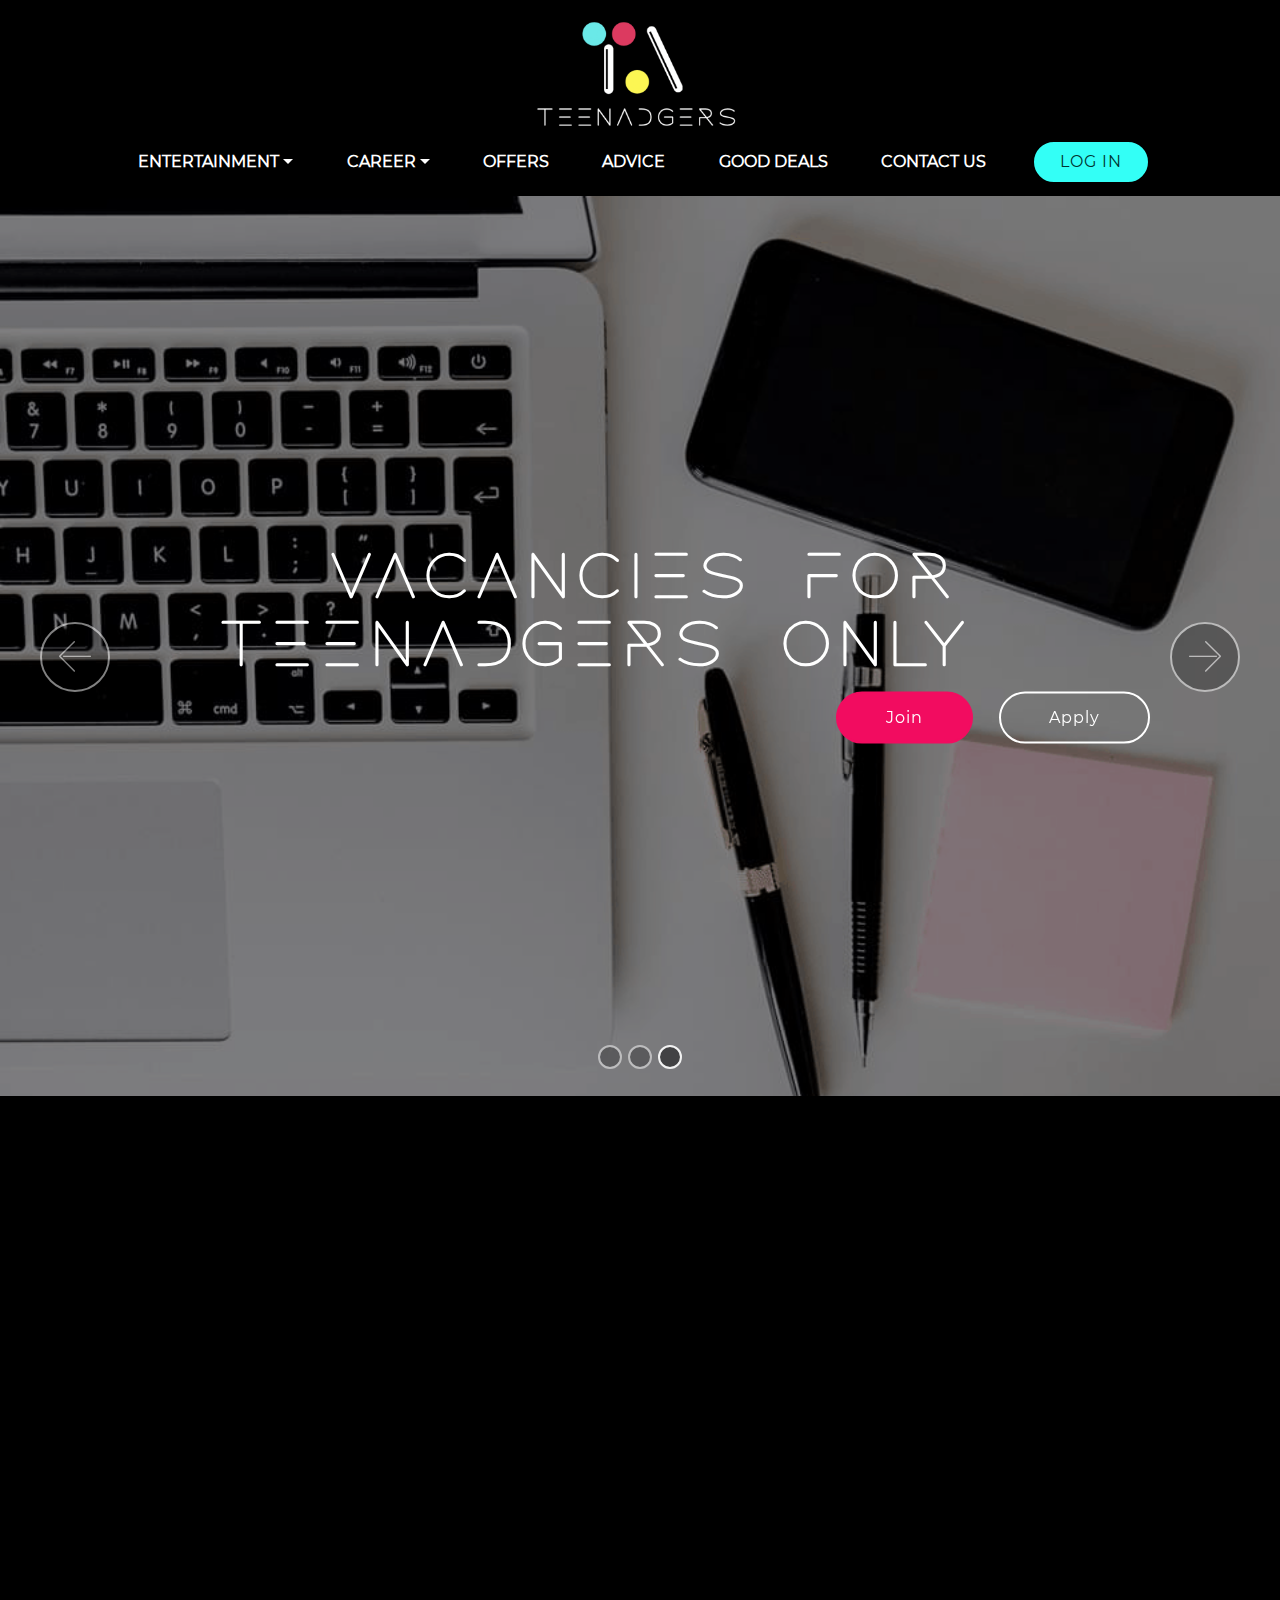
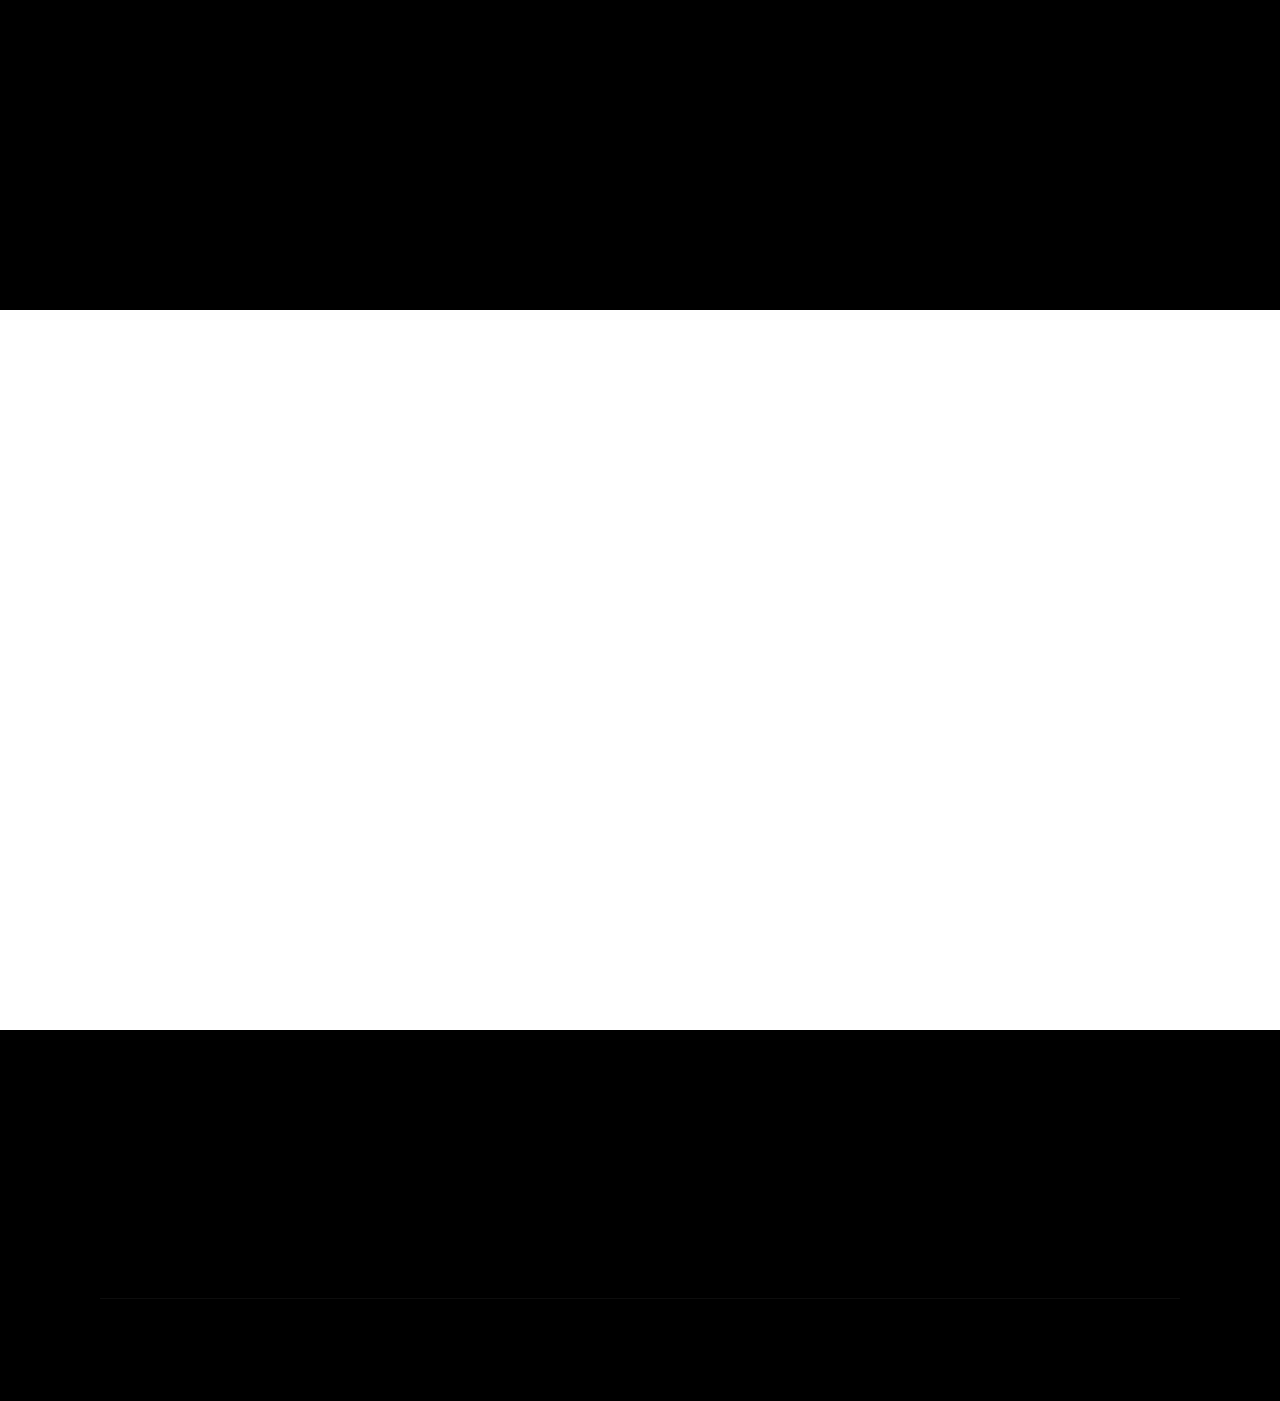
<file: index.html>
<!DOCTYPE html>
<html  >
<head>
  
  <meta charset="UTF-8">
  <meta http-equiv="X-UA-Compatible" content="IE=edge">
  
  <meta name="viewport" content="width=device-width, initial-scale=1, minimum-scale=1">
  <link rel="shortcut icon" href="assets/images/logo-326x194.png" type="image/x-icon">
  <meta name="description" content="">
  
  <title>Home</title>
  <link rel="stylesheet" href="assets/web/assets/mobirise-icons/mobirise-icons.css">
  <link rel="stylesheet" href="assets/web/assets/mobirise-icons2/mobirise2.css">
  <link rel="stylesheet" href="assets/bootstrap/css/bootstrap.min.css">
  <link rel="stylesheet" href="assets/bootstrap/css/bootstrap-grid.min.css">
  <link rel="stylesheet" href="assets/bootstrap/css/bootstrap-reboot.min.css">
  <link rel="stylesheet" href="assets/dropdown/css/style.css">
  <link rel="stylesheet" href="assets/animatecss/animate.min.css">
  <link rel="stylesheet" href="assets/tether/tether.min.css">
  <link rel="stylesheet" href="assets/socicon/css/styles.css">
  <link rel="stylesheet" href="assets/theme/css/style.css">
  <link rel="stylesheet" href="assets/formoid-css/recaptcha.css">
  <link href="assets/fonts/style.css" rel="stylesheet">
  <link rel="preload" as="style" href="assets/mobirise/css/mbr-additional.css"><link rel="stylesheet" href="assets/mobirise/css/mbr-additional.css" type="text/css">
  
  
  
</head>
<body>
  <section class="menu cid-rN7fA42QzZ" once="menu" id="extMenu5-0">
    


    <nav class="navbar navbar-dropdown navbar-expand-lg">
        <div class="navbar-brand">
            <span class="navbar-logo">
                <a href="index.html">
                    <img src="assets/images/logo-326x194.png" alt="" title="" style="height: 8rem;">
                </a>
            </span>
            
        </div>
        <button class="navbar-toggler" type="button" data-toggle="collapse" data-target="#navbarSupportedContent" aria-controls="navbarNavAltMarkup" aria-expanded="false" aria-label="Toggle navigation">
            <div class="hamburger">
                <span></span>
                <span></span>
                <span></span>
                <span></span>
            </div>
        </button>
        
        
        <div class="collapse navbar-collapse" id="navbarSupportedContent">
            <ul class="navbar-nav nav-dropdown" data-app-modern-menu="true"><li class="nav-item dropdown"><a class="nav-link link dropdown-toggle text-danger display-4" aria-expanded="false" data-toggle="dropdown-submenu">ENTERTAINMENT</a><div class="dropdown-menu"><a class="dropdown-item text-danger display-4" href="page9.html" aria-expanded="false">Music&nbsp;</a><a class="dropdown-item text-danger display-4" href="page1.html" aria-expanded="false">Artist of the week</a><a class="dropdown-item text-danger display-4" href="page10.html" aria-expanded="false">Series Reviews</a><a class="dropdown-item text-danger display-4" href="page11.html" aria-expanded="false">Movie reviews</a><a class="dropdown-item text-danger display-4" href="page12.html" aria-expanded="false">Nostalgia</a><a class="dropdown-item text-danger display-4" href="page8.html" aria-expanded="false">Lecture</a><a class="dropdown-item text-danger display-4" href="page14.html" aria-expanded="false">Quizz</a></div></li>
                <li class="nav-item dropdown open">
                    <a class="nav-link link dropdown-toggle text-danger display-4" href="https://sharon-webdesign.github.io/teenadgers/pagequizorientation" aria-expanded="true" data-toggle="dropdown-submenu">CAREER</a><div class="dropdown-menu"><a class="text-danger dropdown-item display-4" href="https://sharon-webdesign.github.io/teenadgers/pagequizorientation" aria-expanded="false">New Item</a></div><div class="dropdown-menu"><a class="dropdown-item text-danger display-4" href="page13.html" aria-expanded="false">Education Form</a><a class="dropdown-item text-danger display-4" href="page13.html" aria-expanded="false">Training Form</a><a class="dropdown-item text-danger display-4" href="https://sharon-webdesign.github.io/teenadgers/pagequizorientation" aria-expanded="false">Other</a></div></li>
                <li class="nav-item"><a class="nav-link link text-danger display-4" href="page3.html" aria-expanded="false">OFFERS</a>
                    
                </li>

                <li class="nav-item"><a class="nav-link link text-danger display-4" href="page4.html" aria-expanded="false">ADVICE</a></li>
                <li class="nav-item"><a class="nav-link link text-danger display-4" href="page2.html" aria-expanded="false">
                        GOOD DEALS</a></li><li class="nav-item"><a class="nav-link link text-danger display-4" href="page6.html" aria-expanded="false">
                        CONTACT US<br></a></li></ul>
            
            <div class="navbar-buttons px-2 mbr-section-btn"><a class="btn btn-sm btn-primary display-4" href="page7.html">LOG IN</a></div>
        </div>
    </nav>
</section>

<section class="carousel slide cid-rN7CSMugYI" data-interval="false" id="slider1-9">

    

    <div class="full-screen"><div class="mbr-slider slide carousel" data-pause="true" data-keyboard="false" data-ride="false" data-interval="false"><ol class="carousel-indicators"><li data-app-prevent-settings="" data-target="#slider1-9" data-slide-to="0"></li><li data-app-prevent-settings="" data-target="#slider1-9" data-slide-to="1"></li><li data-app-prevent-settings="" data-target="#slider1-9" class=" active" data-slide-to="2"></li></ol><div class="carousel-inner" role="listbox"><div class="carousel-item slider-fullscreen-image" data-bg-video-slide="false" style="background-image: url(assets/images/aditya-chinchure-zhqczjr9fho-unsplash-2000x1500.jpg);"><div class="container container-slide"><div class="image_wrapper"><div class="mbr-overlay"></div><img src="assets/images/aditya-chinchure-zhqczjr9fho-unsplash-2000x1500.jpg" alt="" title=""><div class="carousel-caption justify-content-center"><div class="col-10 align-right"><h2 class="mbr-fonts-style display-1"><strong>The trendiest current events</strong></h2><div class="mbr-section-btn" buttons="0"><a class="btn btn-info display-4" href="page9.html">Discover</a> </div></div></div></div></div></div><div class="carousel-item slider-fullscreen-image" data-bg-video-slide="false" style="background-image: url(assets/images/joshua-coleman-jfhrmaup0z8-unsplash-2000x1333.jpg);"><div class="container container-slide"><div class="image_wrapper"><div class="mbr-overlay"></div><img src="assets/images/joshua-coleman-jfhrmaup0z8-unsplash-2000x1333.jpg" alt="" title=""><div class="carousel-caption justify-content-center"><div class="col-10 align-right"><h2 class="mbr-fonts-style display-1"><strong>Updates on the LATEST cultural news</strong></h2><div class="mbr-section-btn" buttons="0"><a class="btn btn-success display-4" href="page1.html">Catch up</a> </div></div></div></div></div></div><div class="carousel-item slider-fullscreen-image active" data-bg-video-slide="false" style="background-image: url(assets/images/pageacceuil3-960x768.png);"><div class="container container-slide"><div class="image_wrapper"><div class="mbr-overlay"></div><img src="assets/images/pageacceuil3-960x768.png" alt="" title=""><div class="carousel-caption justify-content-center"><div class="col-10 align-right"><h2 class="mbr-fonts-style display-1"><strong>vacancies for teenadgers ONLY &nbsp;</strong></h2><div class="mbr-section-btn" buttons="0"><a class="btn btn-success display-4" href="page7.html">Join</a> <a class="btn  btn-white-outline display-4" href="page3.html">Apply</a></div></div></div></div></div></div></div><a data-app-prevent-settings="" class="carousel-control carousel-control-prev" role="button" data-slide="prev" href="#slider1-9"><span aria-hidden="true" class="mbri-left mbr-iconfont"></span><span class="sr-only">Previous</span></a><a data-app-prevent-settings="" class="carousel-control carousel-control-next" role="button" data-slide="next" href="#slider1-9"><span aria-hidden="true" class="mbri-right mbr-iconfont"></span><span class="sr-only">Next</span></a></div></div>

</section>

<section class="mbr-section extFeatures cid-rN7k6EIqHF" id="extFeatures27-1">

    

    

    <div class="container-fluid">
        <div class="row">
            <div class="col-12 text-row col-md-6">
                <h2 class="align-center pb-3 mbr-fonts-style display-2"><strong>The latest cultural news for the gen z</strong></h2>
                <h3 class="mbr-section-subtitle align-center mbr-light pb-3 mbr-fonts-style display-5">The first online hub and free magazine dedicated to the generation Z. Find your place midway between News, a magazine by and for teenagers and an events blog.<br></h3>
                <div class="mbr-section-btn title-btn align-center"><a class="btn btn-primary-outline display-4" href="index.html">Join us</a></div>
            </div>
            <div class="card px-3 py-4 col-12 col-md-6 col-lg-4 col-xl-3">
                <div class="card-wrapper">
                    <div class="card-img">
                        <img src="assets/images/riles2-662x496.jpg" alt="" title="">
                    </div>
                    <div class="card-box">
                        <p class="mbr-text mbr-fonts-style align-center display-4">Unveil Rilès<br></p>
                        <div class="mbr-section-btn card-btn align-center"><a href="page1.html" class="btn btn-primary display-4">Discover</a></div>
                    </div>
                </div>
            </div>

            <div class="card px-3 py-4 col-12 col-md-6 col-lg-4 col-xl-3">
                <div class="card-wrapper">
                    <div class="card-img">
                        <img src="assets/images/ancienvsnouveaudessinanime-662x458.png" alt="" title="">
                    </div>
                    <div class="card-box">
                        <p class="mbr-text mbr-fonts-style align-center display-4"></p><p><span style="font-size: 1rem; background-color: transparent;">OD : New versions of old cartoons &nbsp; &nbsp; &nbsp;</span><span style="font-size: 1rem; background-color: transparent;">&nbsp;&nbsp;&nbsp;&nbsp;</span><span style="font-size: 1rem; background-color: transparent;">&nbsp;&nbsp;&nbsp;&nbsp;</span><span style="font-size: 1rem; background-color: transparent;">&nbsp;</span><br></p><p></p>
                        <div class="mbr-section-btn card-btn align-center"><a href="page12.html" class="btn btn-primary display-4">Speak up</a></div>
                    </div>
                </div>
            </div>

            <div class="card px-3 py-4 col-12 col-md-6 col-lg-4 col-xl-3">
                <div class="card-wrapper">
                    <div class="card-img">
                        <img src="assets/images/festival2-662x441.png" alt="" title="">
                    </div>
                    <div class="card-box">
                        <p class="mbr-text mbr-fonts-style align-center display-7">Festival&nbsp;<br>Reperkusound&nbsp;<br></p>
                        <div class="mbr-section-btn card-btn align-center"><a href="page9.html" class="btn btn-primary display-4">Discover</a></div>
                    </div>
                </div>
            </div>

            <div class="card px-3 py-4 col-12 col-md-6 col-lg-4 col-xl-3">
                <div class="card-wrapper">
                    <div class="card-img">
                        <img src="assets/images/avel-chuklanov-dumfltmeabq-unsplash-662x441.jpg" alt="" title="">
                    </div>
                    <div class="card-box">
                        <p class="mbr-text mbr-fonts-style align-center display-4">Take advantage of the &nbsp;community, 
<br>find a job</p>
                        <div class="mbr-section-btn card-btn align-center"><a href="page3.html" class="btn btn-primary display-4">Apply</a></div>
                    </div>
                </div>
            </div>

            <div class="card px-3 py-4 col-12 col-md-6 col-lg-4 col-xl-3">
                <div class="card-wrapper">
                    <div class="card-img">
                        <img src="assets/images/deborah-cortelazzi-grequcuxqli-unsplash-662x441.jpg" alt="" title="">
                    </div>
                    <div class="card-box">
                        <p class="mbr-text mbr-fonts-style align-center display-4">Take advantage of the community, 
<br>find a place to live</p>
                        <div class="mbr-section-btn card-btn align-center"><a href="page3.html" class="btn btn-primary display-4">
                                Learn more</a></div>
                    </div>
                </div>
            </div>

            <div class="card px-3 py-4 col-12 col-md-6 col-lg-4 col-xl-3">
                <div class="card-wrapper">
                    <div class="card-img">
                        <img src="assets/images/after-662x971.jpeg" alt="" title="">
                    </div>
                    <div class="card-box">
                        <p class="mbr-text mbr-fonts-style align-center display-4"><br>Discover or rediscover <br>our selection of books&nbsp;</p>
                        <div class="mbr-section-btn card-btn align-center"><a href="page8.html" class="btn btn-primary display-4">
                                Discover</a></div>
                    </div>
                </div>
            </div>
        </div>
    </div>
</section>

<section class="cid-rNKv6kj2mq" id="video2-43">

    
    
    <figure class="mbr-figure align-center">
        <div class="video-block" style="width: 100%;">
            <div><iframe class="mbr-embedded-video" src="https://www.youtube.com/embed/uLHqpjW3aDs?rel=0&amp;amp;showinfo=0&amp;autoplay=0&amp;loop=0" width="1280" height="720" frameborder="0" allowfullscreen></iframe></div>
        </div>
    </figure>
</section>

<section class="footer4 cid-rN7q2Sc1DQ" id="footer4-4">

    

    

    <div class="container">
        <div class="media-container-row content mbr-white">
            <div class="col-md-3 col-sm-4">
                <div class="mb-3 img-logo">
                    <a href="#">
                        <img src="assets/images/logo-326x194.png" alt="" title="">
                    </a>
                </div>
              
            </div>
              <div class="col-md-3 col-sm-4">
                <p class="mb-4 mbr-fonts-style foot-title display-7">
                    TEENADGERS</p>
                      <p class="mbr-text mbr-fonts-style mbr-links-column display-7">Contact us <br>Log in <br>Terms and conditions</p> 
            </div>
            
             <div class="col-md-3 col-sm-4">
                <p class="mb-4 mbr-fonts-style foot-title display-7">OUR NEWS</p>
                      <p class="mbr-text mbr-fonts-style mbr-links-column display-7">Entertainment&nbsp;<br>Career<br>Offers&nbsp;<br>Advice&nbsp;<br>Good Deals</p> 
            </div>
            
            <div class="col-md-4 offset-md-1 col-sm-12">
                
                
                
                <p class="mb-4 mbr-fonts-style foot-title display-7">
                    CONNECT WITH US
                </p>
                <div class="social-list pl-0 mb-0">
                        <div class="soc-item">
                            <a href="https://twitter.com/mobirise" target="_blank">
                                <span class="mbr-iconfont mbr-iconfont-social socicon-twitter socicon" style="color: rgb(51, 255, 246); fill: rgb(51, 255, 246);"></span>
                            </a>
                        </div>
                        <div class="soc-item">
                            <a href="https://www.facebook.com/pages/Mobirise/1616226671953247" target="_blank">
                                <span class="mbr-iconfont mbr-iconfont-social socicon-facebook socicon" style="color: rgb(51, 255, 246); fill: rgb(51, 255, 246);"></span>
                            </a>
                        </div>
                        <div class="soc-item">
                            <a href="https://www.youtube.com/c/mobirise" target="_blank">
                                <span class="mbr-iconfont mbr-iconfont-social socicon-youtube socicon" style="color: rgb(51, 255, 246); fill: rgb(51, 255, 246);"></span>
                            </a>
                        </div>
                        <div class="soc-item">
                            <a href="https://instagram.com/mobirise" target="_blank">
                                <span class="mbr-iconfont mbr-iconfont-social socicon-instagram socicon" style="color: rgb(51, 255, 246); fill: rgb(51, 255, 246);"></span>
                            </a>
                        </div>
                        
                        
                </div>
            </div>
        </div>
        <div class="footer-lower">
            <div class="media-container-row">
                <div class="col-sm-12">
                    <hr>
                </div>
            </div>
            <div class="media-container-row mbr-white">
                <div class="col-sm-12 copyright">
                    <p class="mbr-text mbr-fonts-style display-7"></p><p>
                        © Copyright 2020 Teenadgers - All Rights Reserved&nbsp;&nbsp;| Réalised &nbsp;by &nbsp;SMCNS DC Prepa DIgital Campus &nbsp; &nbsp;&nbsp;&nbsp;&nbsp;&nbsp;&nbsp;&nbsp;&nbsp;&nbsp;&nbsp;&nbsp;&nbsp;&nbsp;&nbsp;&nbsp;&nbsp;&nbsp;&nbsp;&nbsp;&nbsp;&nbsp;&nbsp;&nbsp;&nbsp;</p><p></p>
                </div>
            </div>
        </div>
    </div>
</section>


  <script src="assets/web/assets/jquery/jquery.min.js"></script>
  <script src="assets/popper/popper.min.js"></script>
  <script src="assets/bootstrap/js/bootstrap.min.js"></script>
  <script src="assets/smoothscroll/smooth-scroll.js"></script>
  <script src="assets/dropdown/js/nav-dropdown.js"></script>
  <script src="assets/dropdown/js/navbar-dropdown.js"></script>
  <script src="assets/touchswipe/jquery.touch-swipe.min.js"></script>
  <script src="assets/viewportchecker/jquery.viewportchecker.js"></script>
  <script src="assets/ytplayer/jquery.mb.ytplayer.min.js"></script>
  <script src="assets/vimeoplayer/jquery.mb.vimeo_player.js"></script>
  <script src="assets/tether/tether.min.js"></script>
  <script src="assets/bootstrapcarouselswipe/bootstrap-carousel-swipe.js"></script>
  <script src="assets/theme/js/script.js"></script>
  <script src="assets/slidervideo/script.js"></script>
  <script src="assets/formoid/formoid.min.js"></script>
  
  
  <input name="animation" type="hidden">
  </body>
</html>
</file>
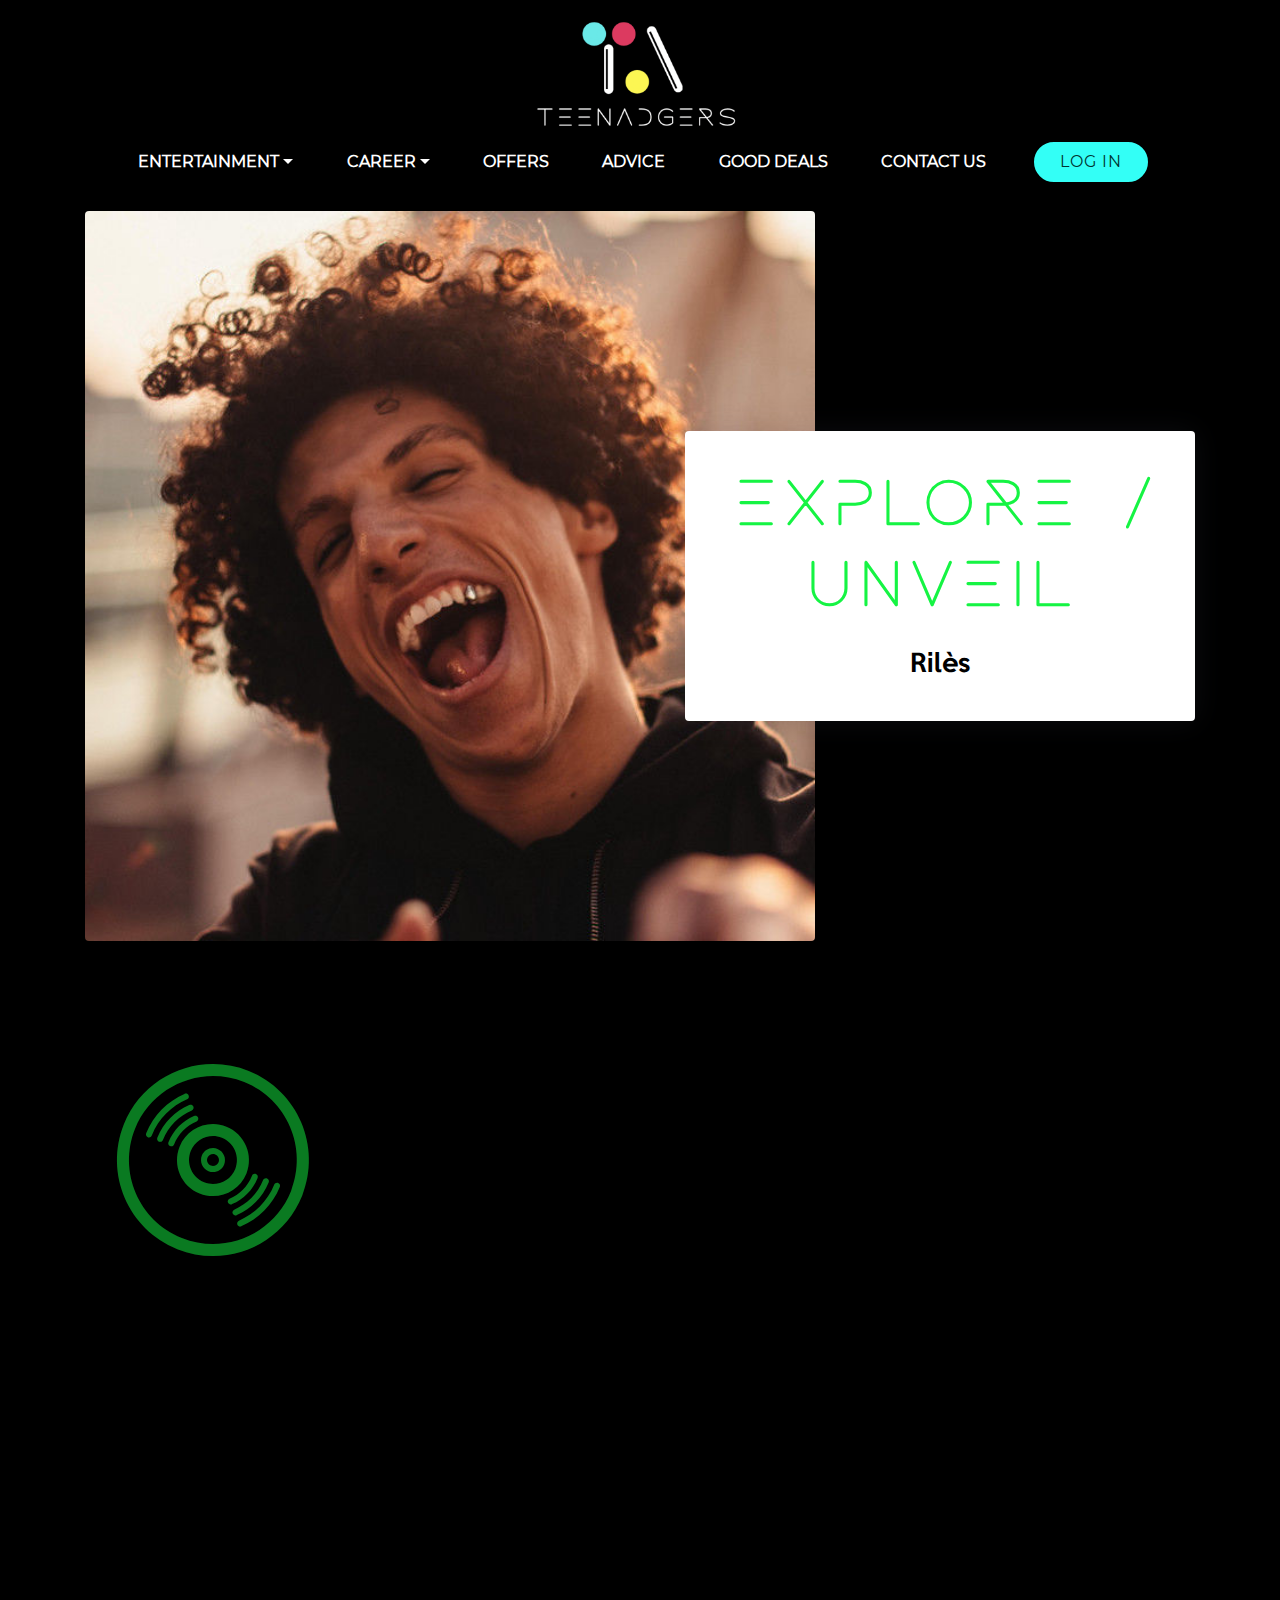
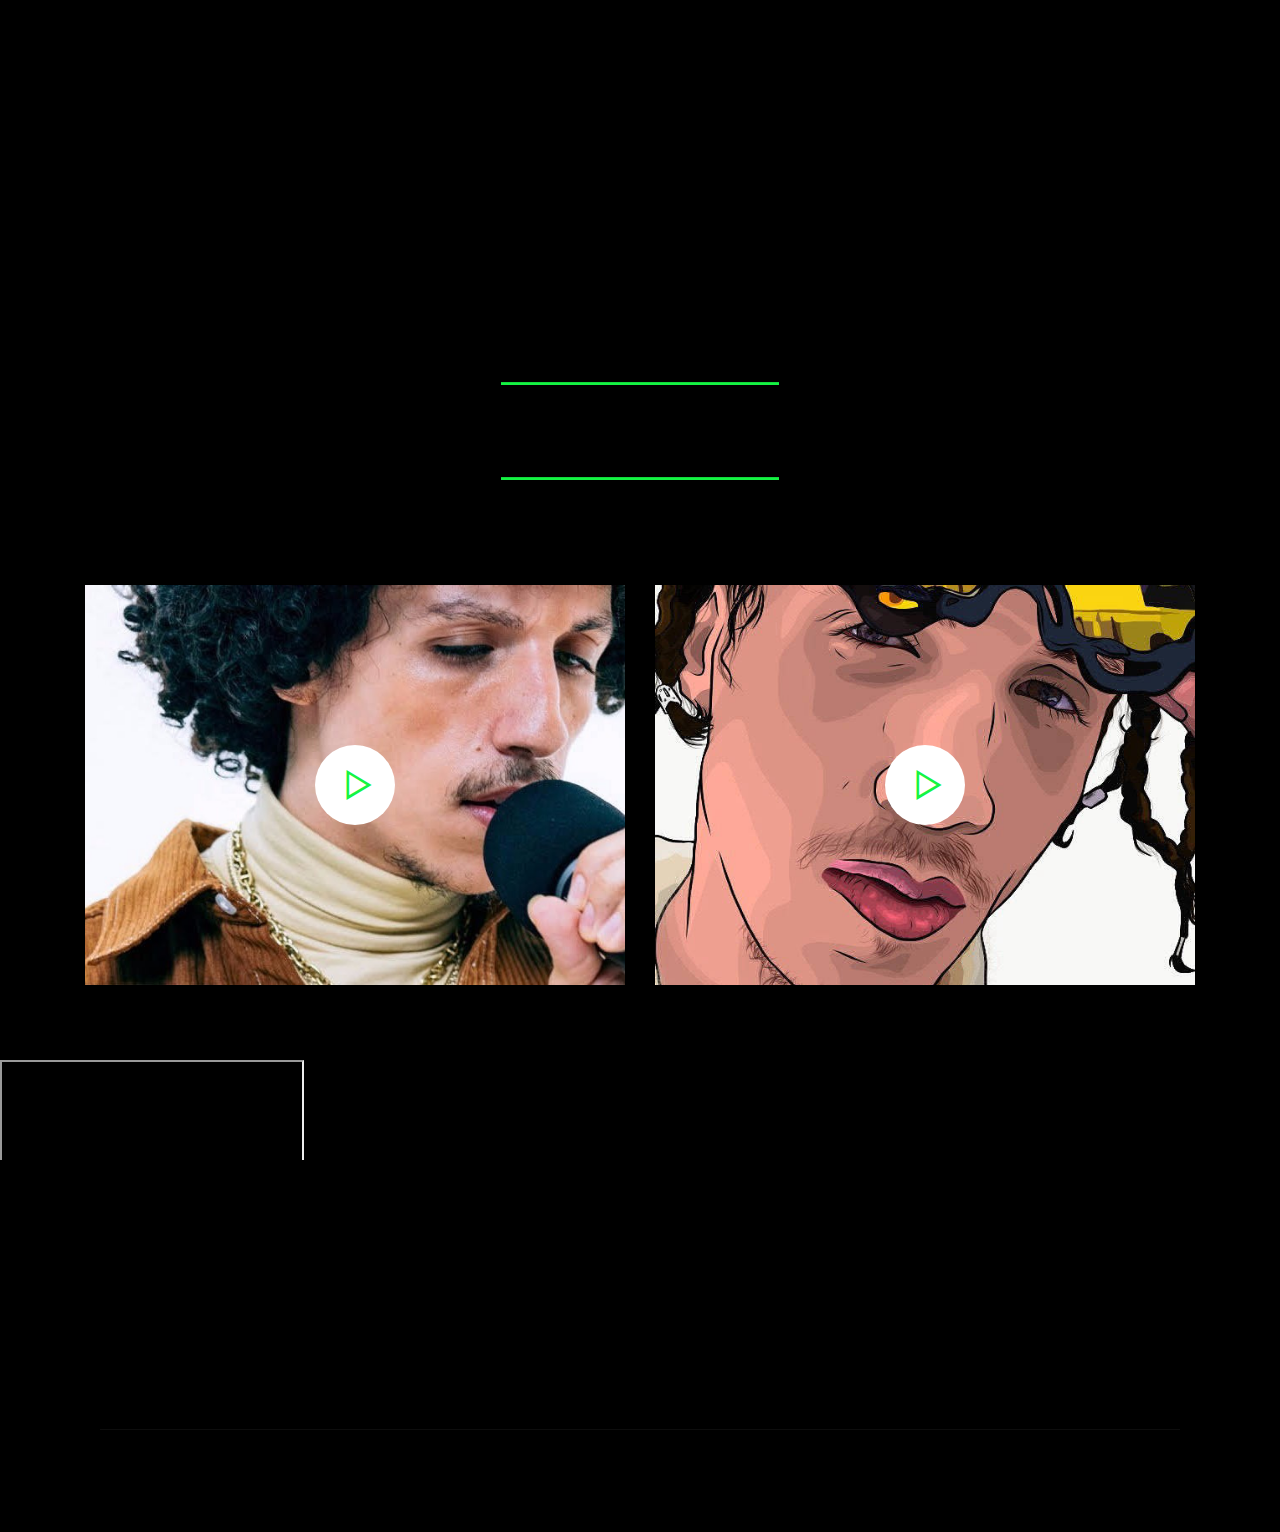
<file: page1.html>
<!DOCTYPE html>
<html  >
<head>
  
  <meta charset="UTF-8">
  <meta http-equiv="X-UA-Compatible" content="IE=edge">
  
  <meta name="viewport" content="width=device-width, initial-scale=1, minimum-scale=1">
  <link rel="shortcut icon" href="assets/images/logo-326x194.png" type="image/x-icon">
  <meta name="description" content="Web Site Builder Description">
  
  <title>Fiche artiste</title>
  <link rel="stylesheet" href="assets/web/assets/mobirise-icons2/mobirise2.css">
  <link rel="stylesheet" href="assets/web/assets/mobirise-icons/mobirise-icons.css">
  <link rel="stylesheet" href="assets/linecons/style.css">
  <link rel="stylesheet" href="assets/bootstrap/css/bootstrap.min.css">
  <link rel="stylesheet" href="assets/bootstrap/css/bootstrap-grid.min.css">
  <link rel="stylesheet" href="assets/bootstrap/css/bootstrap-reboot.min.css">
  <link rel="stylesheet" href="assets/style.css">
  <link rel="stylesheet" href="assets/animatecss/animate.min.css">
  <link rel="stylesheet" href="assets/tether/tether.min.css">
  <link rel="stylesheet" href="assets/socicon/css/styles.css">
  <link rel="stylesheet" href="assets/dropdown/css/style.css">
  <link rel="stylesheet" href="assets/theme/css/style.css">
  <link rel="stylesheet" href="assets/formoid-css/recaptcha.css">
  <link href="assets/fonts/style.css" rel="stylesheet">
  <link rel="preload" as="style" href="assets/mobirise/css/mbr-additional.css"><link rel="stylesheet" href="assets/mobirise/css/mbr-additional.css" type="text/css">
  
  
  
</head>
<body>
  <section class="menu cid-rN7fA42QzZ" once="menu" id="extMenu5-b">
    


    <nav class="navbar navbar-dropdown navbar-expand-lg">
        <div class="navbar-brand">
            <span class="navbar-logo">
                <a href="index.html">
                    <img src="assets/images/logo-326x194.png" alt="" title="" style="height: 8rem;">
                </a>
            </span>
            
        </div>
        <button class="navbar-toggler" type="button" data-toggle="collapse" data-target="#navbarSupportedContent" aria-controls="navbarNavAltMarkup" aria-expanded="false" aria-label="Toggle navigation">
            <div class="hamburger">
                <span></span>
                <span></span>
                <span></span>
                <span></span>
            </div>
        </button>
        
        
        <div class="collapse navbar-collapse" id="navbarSupportedContent">
            <ul class="navbar-nav nav-dropdown" data-app-modern-menu="true"><li class="nav-item dropdown"><a class="nav-link link dropdown-toggle text-danger display-4" aria-expanded="false" data-toggle="dropdown-submenu">ENTERTAINMENT</a><div class="dropdown-menu"><a class="dropdown-item text-danger display-4" href="page9.html" aria-expanded="false">Music&nbsp;</a><a class="dropdown-item text-danger display-4" href="page1.html" aria-expanded="false">Artist of the week</a><a class="dropdown-item text-danger display-4" href="page10.html" aria-expanded="false">Series Reviews</a><a class="dropdown-item text-danger display-4" href="page11.html" aria-expanded="false">Movie reviews</a><a class="dropdown-item text-danger display-4" href="page12.html" aria-expanded="false">Nostalgia</a><a class="dropdown-item text-danger display-4" href="page8.html" aria-expanded="false">Lecture</a><a class="dropdown-item text-danger display-4" href="page14.html" aria-expanded="false">Quizz</a></div></li>
                <li class="nav-item dropdown open">
                    <a class="nav-link link dropdown-toggle text-danger display-4" href="https://sharon-webdesign.github.io/teenadgers/pagequizorientation" aria-expanded="true" data-toggle="dropdown-submenu">CAREER</a><div class="dropdown-menu"><a class="text-danger dropdown-item display-4" href="https://sharon-webdesign.github.io/teenadgers/pagequizorientation" aria-expanded="false">New Item</a></div><div class="dropdown-menu"><a class="dropdown-item text-danger display-4" href="page13.html" aria-expanded="false">Education Form</a><a class="dropdown-item text-danger display-4" href="page13.html" aria-expanded="false">Training Form</a><a class="dropdown-item text-danger display-4" href="https://sharon-webdesign.github.io/teenadgers/pagequizorientation" aria-expanded="false">Other</a></div></li>
                <li class="nav-item"><a class="nav-link link text-danger display-4" href="page3.html" aria-expanded="false">OFFERS</a>
                    
                </li>

                <li class="nav-item"><a class="nav-link link text-danger display-4" href="page4.html" aria-expanded="false">ADVICE</a></li>
                <li class="nav-item"><a class="nav-link link text-danger display-4" href="page2.html" aria-expanded="false">
                        GOOD DEALS</a></li><li class="nav-item"><a class="nav-link link text-danger display-4" href="page6.html" aria-expanded="false">
                        CONTACT US<br></a></li></ul>
            
            <div class="navbar-buttons px-2 mbr-section-btn"><a class="btn btn-sm btn-primary display-4" href="page7.html">LOG IN</a></div>
        </div>
    </nav>
</section>

<section class="extHeader cid-rNdFCQcJex" id="extHeader24-1r">

    

    

    <div class="container align-left">
        <div class="row ">
            <div class="col-lg-8 col-md-12 py-lg-0 pb-4">
            	<div class="img-wrap">
        			<img src="assets/images/riles-640x640.jpg" alt="" title="">
    			</div>
            </div> 	
            <div class="align-self-center mbr-black col-lg-4 col-md-12 py-lg-0 pt-2">
                <div class="card-wrap">
                    <h1 class="mbr-section-title align-center pb-3 mbr-fonts-style display-1"><strong>EXplore / UNveil</strong></h1>
                    <h3 class="mbr-section-subtitle align-center mbr-light mbr-fonts-style display-5">
                        Rilès</h3>
                    
                </div>
            </div>
        </div>
    </div>
</section>

<section class="carouse2 slide testimonials-slider cid-rNGREMrzwd" data-interval="false" id="extTestimonials6-2l">

    

    

    <div class="container text-left">

        <div class="row">

            <div class="col-lg-3 align-center">

                <span class="mbr-iconfont big-icon li_vynil" style="color: rgb(21, 244, 67); fill: rgb(21, 244, 67);"></span>

            </div>

            <div class="col-lg-9">

                <div class="carousel slide" role="listbox" data-pause="true" data-keyboard="false" data-ride="carousel" data-interval="5000">
                    <div class="carousel-inner">
                        

                        
                        
                    <div class="carousel-item">
                            <div class="user col-md-12">
                                
                                <div class="user_text pb-3">
                                    <p class="mbr-fonts-style align-left mbr-regular display-2"><strong>brainstorm</strong></p>
                                </div>
                                <p class="user_name align-left mbr-fonts-style display-5">Self-made artist
<br>A Breakthrough 
<br>A Rap sensation 
<br>Somewhere between hip-hop / R'n'b / RAP &nbsp;<br></p>
                                
                            </div>
                        </div><div class="carousel-item">
                            <div class="user col-md-12">


                                
                                <div class="user_text pb-3">
                                    <p class="mbr-fonts-style align-left mbr-regular display-2"><strong>brainstorm</strong></p>
                                </div>
                                <p class="user_name align-left mbr-fonts-style display-5">Insolite
<br>Daring
<br>Self-taught
<br>A first&nbsp;<br></p>
                                
                            </div>
                        </div></div>

                    <ol class="carousel-indicators">
                        <li data-app-prevent-settings="" data-target="#slider1" class=" active" data-slide-to="0"></li>
                        <li data-app-prevent-settings="" data-target="#slider1" data-slide-to="1">
                        </li>
                        
                        
                        
                        
                        
                        
                        
                        
                    </ol>



                    


                </div>

            </div>







        </div>
    </div>
</section>

<section class="mbr-section article content14 cid-rNdFmnH11w" id="content14-1p">
      
     

    <div class="container">
        <div class="media-container-row">
            <div class="row col-12 col-md-12">
                <div class="col-12 mbr-text mbr-fonts-style col-md-6 display-7">
                     <p class="p-3"><strong>Rilès,</strong></p><p class="p-3"><span style="font-size: 1.2rem;">Still unknown by the general public, Rilès is already breaking away from the crowd and is already at the top at the beginning of his career. At the age of 22, he was the only French rapper to have signed a contract of the same nature as Drake, Ariana Grande and Nicki Minaj with the most famous American label, Republic Records. &nbsp;</span></p><p class="p-3">The former student studying English literature is working both in France and overseas, his debut album was released in the U.S., the U.K. and France. 
</p>
                </div>
                <div class="col-12 mbr-text mbr-fonts-style display-7 col-md-6">
                     <p class="p-3">
</p><p class="p-3"><span style="font-size: 1.2rem;">In his 9m² room, which he transformed into a studio, he recorded 52 songs. Independent and risk-loving, in 2017 he filled the Zenith in his hometown, Rouen, and obtained more than 30 million views for his songs Brothers and Pesetas. &nbsp;</span><br></p><p class="p-3">He differentiates between speed and haste and takes care to meticulously choose what is best for him. In "Welcome to the Jungle" we can find his doubts, the fear of failure, his disarray, his perfectionism which shaped him during his stay in Los Angeles where he was to sign his contract. 
</p>
                </div>
                
            </div>
        </div>
    </div>
</section>

<section class="mbr-section article content9 cid-rNGWNFSioY" id="content9-2p">
    
     

    <div class="container">
        <div class="inner-container" style="width: 100%;">
            <hr class="line" style="width: 25%;">
            <div class="section-text align-center mbr-fonts-style display-7"><strong><em>Get overwhelmed by the richness of the melodies of this album with its jazz, gospel, r'n'b and rap influences:
</em></strong></div>
            <hr class="line" style="width: 25%;">
        </div>
        </div>
</section>

<section class="extVideo cid-rNoTMDcLKG" id="extVideo2-24">

    

    

    <div class="container align-center">
        <div class="row justify-content-md-center">
            <div class="mbr-white col-md-12 col-12 col-lg-6">
                <div class="box1">
                    <div class="mbr-media show-modal align-center py-2" data-modal=".w1">
                        <div class="icon-wrap">
                            <span class="mbr-iconfont mobi-mbri-play mobi-mbri"></span>
                        </div>
                    </div>
                </div>
            </div>
            <div class="mbr-white col-md-12 col-12 col-lg-6">
                <div class="box2">
                    <div class="mbr-media show-modal align-center py-2" data-modal=".w2">
                        <div class="icon-wrap">
                            <span class="mbr-iconfont mobi-mbri-play mobi-mbri" style="color: rgb(242, 246, 255); fill: rgb(242, 246, 255);"></span>
                        </div>
                    </div>
                </div>
            </div>
        </div>
    </div>
    <div>
        <div class="modalWindow w1" style="display: none;">
            <div class="modalWindow-container">
                <div class="modalWindow-video-container">
                    <div class="modalWindow-video">
                        <iframe width="100%" height="100%" frameborder="0" allowfullscreen="1" data-src="https://www.youtube.com/watch?v=wuckcZeC93g"></iframe>
                    </div>
                    <a class="close" role="button" data-dismiss="modal">
                        <span aria-hidden="true" class="mbri-close mbr-iconfont closeModal"></span>
                        <span class="sr-only">Close</span>
                    </a>
                </div>
            </div>
        </div>

        <div class="modalWindow w2" style="display: none;">
            <div class="modalWindow-container">
                <div class="modalWindow-video-container">
                    <div class="modalWindow-video">
                        <iframe width="100%" height="100%" frameborder="0" allowfullscreen="1" data-src="https://www.youtube.com/watch?v=poIhZfFAZ3o"></iframe>
                    </div>
                    <a class="close" role="button" data-dismiss="modal">
                        <span aria-hidden="true" class="mbri-close mbr-iconfont closeModal"></span>
                        <span class="sr-only">Close</span>
                    </a>
                </div>
            </div>
        </div>


    </div>
</section>

<div id="soundcloud1-1x"><section class="mbr-section mbr-section--no-padding mbr-soundcloud-container" data-rv-view="135" style="background-color:black; padding-top: 0rem; padding-bottom: 0rem;">
    <div class="mbr-section__container">
            <div>
                    <iframe class="mbr-embedded-video" frameborder="10" src="https://w.soundcloud.com/player/?url=https://soundcloud.com/0riles/sets/welcome-to-the-jungle-8"> </iframe>
              
            </div>
        <div class="clearfix"></div>
    </div>
</section>
</div>

<section class="footer4 cid-rNF8xmw6h2" id="footer4-2k">

    

    

    <div class="container">
        <div class="media-container-row content mbr-white">
            <div class="col-md-3 col-sm-4">
                <div class="mb-3 img-logo">
                    <a href="#">
                        <img src="assets/images/logo-326x194.png" alt="" title="">
                    </a>
                </div>
              
            </div>
              <div class="col-md-3 col-sm-4">
                <p class="mb-4 mbr-fonts-style foot-title display-7">
                    TEENADGERS</p>
                      <p class="mbr-text mbr-fonts-style mbr-links-column display-7">Contact us 
<br>Log in 
<br>Terms and conditions<br></p> 
            </div>
            
             <div class="col-md-3 col-sm-4">
                <p class="mb-4 mbr-fonts-style foot-title display-7">
                    OUR NEWS</p>
                      <p class="mbr-text mbr-fonts-style mbr-links-column display-7">Entertainment 
<br>Career
<br>Offers 
<br>Advice 
<br>Good Deals</p> 
            </div>
            
            <div class="col-md-4 offset-md-1 col-sm-12">
                
                
                
                <p class="mb-4 mbr-fonts-style foot-title display-7">
                    CONNECT WITH US
                </p>
                <div class="social-list pl-0 mb-0">
                        <div class="soc-item">
                            <a href="https://twitter.com/mobirise" target="_blank">
                                <span class="mbr-iconfont mbr-iconfont-social socicon-twitter socicon" style="color: rgb(21, 244, 67); fill: rgb(21, 244, 67);"></span>
                            </a>
                        </div>
                        <div class="soc-item">
                            <a href="https://www.facebook.com/pages/Mobirise/1616226671953247" target="_blank">
                                <span class="mbr-iconfont mbr-iconfont-social socicon-facebook socicon" style="color: rgb(21, 244, 67); fill: rgb(21, 244, 67);"></span>
                            </a>
                        </div>
                        <div class="soc-item">
                            <a href="https://www.youtube.com/c/mobirise" target="_blank">
                                <span class="mbr-iconfont mbr-iconfont-social socicon-youtube socicon" style="color: rgb(21, 244, 67); fill: rgb(21, 244, 67);"></span>
                            </a>
                        </div>
                        <div class="soc-item">
                            <a href="https://instagram.com/mobirise" target="_blank">
                                <span class="mbr-iconfont mbr-iconfont-social socicon-instagram socicon" style="color: rgb(21, 244, 67); fill: rgb(21, 244, 67);"></span>
                            </a>
                        </div>
                        
                        
                </div>
            </div>
        </div>
        <div class="footer-lower">
            <div class="media-container-row">
                <div class="col-sm-12">
                    <hr>
                </div>
            </div>
            <div class="media-container-row mbr-white">
                <div class="col-sm-12 copyright">
                    <p class="mbr-text mbr-fonts-style display-7"></p><p>
                        © Copyright 2020 Teenadgers - All Rights Reserved&nbsp;&nbsp;| Made by the team SMCNS DC Prepa DIgital Campus &nbsp; &nbsp;&nbsp;&nbsp;&nbsp;&nbsp;&nbsp;&nbsp;&nbsp;&nbsp;&nbsp;&nbsp;&nbsp;&nbsp;&nbsp;&nbsp;&nbsp;&nbsp;&nbsp;&nbsp;&nbsp;&nbsp;&nbsp;&nbsp;&nbsp;</p><p></p>
                </div>
            </div>
        </div>
    </div>
</section>


  <script src="assets/web/assets/jquery/jquery.min.js"></script>
  <script src="assets/popper/popper.min.js"></script>
  <script src="assets/bootstrap/js/bootstrap.min.js"></script>
  <script src="assets/touchswipe/jquery.touch-swipe.min.js"></script>
  <script src="assets/viewportchecker/jquery.viewportchecker.js"></script>
  <script src="assets/bootstrapcarouselswipe/bootstrap-carousel-swipe.js"></script>
  <script src="assets/mbr-testimonials-slider/mbr-testimonials-slider.js"></script>
  <script src="assets/tether/tether.min.js"></script>
  <script src="assets/playervimeo/vimeo_player.js"></script>
  <script src="assets/smoothscroll/smooth-scroll.js"></script>
  <script src="assets/dropdown/js/nav-dropdown.js"></script>
  <script src="assets/dropdown/js/navbar-dropdown.js"></script>
  <script src="assets/theme/js/script.js"></script>
  <script src="assets/formoid/formoid.min.js"></script>
  
  
  <input name="animation" type="hidden">
  </body>
</html>
</file>
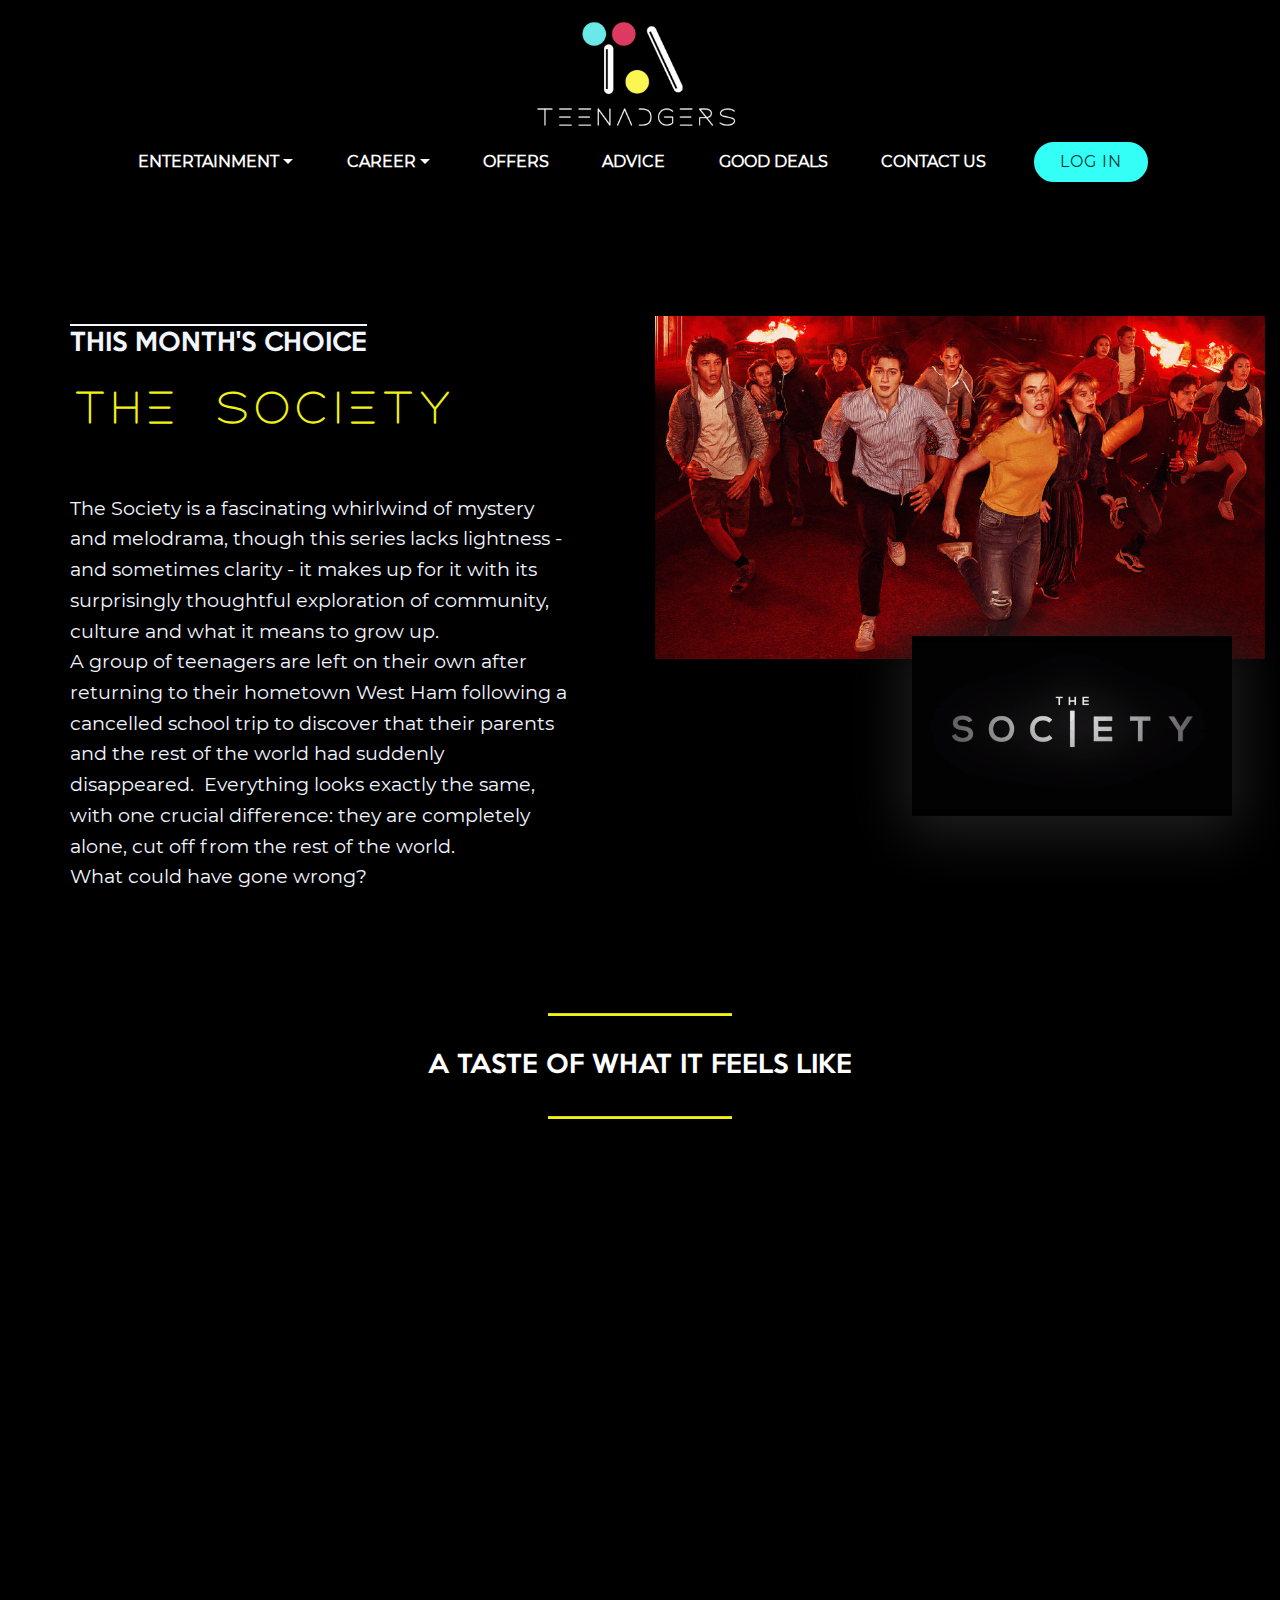
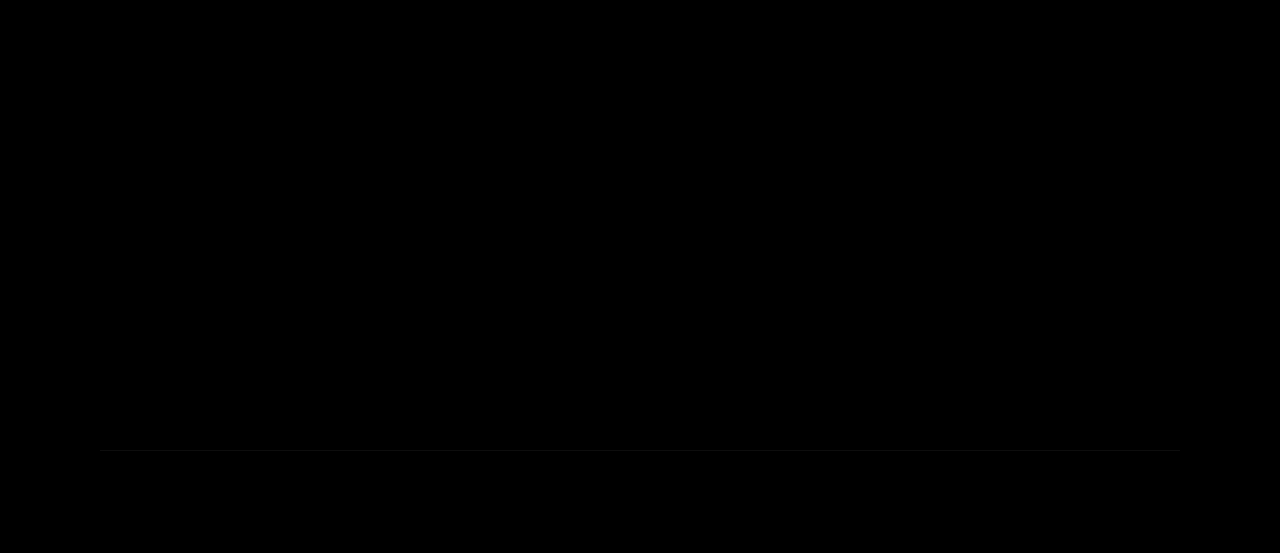
<file: page10.html>
<!DOCTYPE html>
<html  >
<head>
  
  <meta charset="UTF-8">
  <meta http-equiv="X-UA-Compatible" content="IE=edge">
  
  <meta name="viewport" content="width=device-width, initial-scale=1, minimum-scale=1">
  <link rel="shortcut icon" href="assets/images/logo-326x194.png" type="image/x-icon">
  <meta name="description" content="Website Creator Description">
  
  <title>Fiche review serie Netflix</title>
  <link rel="stylesheet" href="assets/web/assets/mobirise-icons2/mobirise2.css">
  <link rel="stylesheet" href="assets/bootstrap/css/bootstrap.min.css">
  <link rel="stylesheet" href="assets/bootstrap/css/bootstrap-grid.min.css">
  <link rel="stylesheet" href="assets/bootstrap/css/bootstrap-reboot.min.css">
  <link rel="stylesheet" href="assets/socicon/css/styles.css">
  <link rel="stylesheet" href="assets/dropdown/css/style.css">
  <link rel="stylesheet" href="assets/animatecss/animate.min.css">
  <link rel="stylesheet" href="assets/tether/tether.min.css">
  <link rel="stylesheet" href="assets/theme/css/style.css">
  <link rel="stylesheet" href="assets/formoid-css/recaptcha.css">
  <link href="assets/fonts/style.css" rel="stylesheet">
  <link rel="preload" as="style" href="assets/mobirise/css/mbr-additional.css"><link rel="stylesheet" href="assets/mobirise/css/mbr-additional.css" type="text/css">
  
  
  
</head>
<body>
  <section class="menu cid-rN7fA42QzZ" once="menu" id="extMenu5-2m">
    


    <nav class="navbar navbar-dropdown navbar-expand-lg">
        <div class="navbar-brand">
            <span class="navbar-logo">
                <a href="index.html">
                    <img src="assets/images/logo-326x194.png" alt="" title="" style="height: 8rem;">
                </a>
            </span>
            
        </div>
        <button class="navbar-toggler" type="button" data-toggle="collapse" data-target="#navbarSupportedContent" aria-controls="navbarNavAltMarkup" aria-expanded="false" aria-label="Toggle navigation">
            <div class="hamburger">
                <span></span>
                <span></span>
                <span></span>
                <span></span>
            </div>
        </button>
        
        
        <div class="collapse navbar-collapse" id="navbarSupportedContent">
            <ul class="navbar-nav nav-dropdown" data-app-modern-menu="true"><li class="nav-item dropdown"><a class="nav-link link dropdown-toggle text-danger display-4" aria-expanded="false" data-toggle="dropdown-submenu">ENTERTAINMENT</a><div class="dropdown-menu"><a class="dropdown-item text-danger display-4" href="page9.html" aria-expanded="false">Music&nbsp;</a><a class="dropdown-item text-danger display-4" href="page1.html" aria-expanded="false">Artist of the week</a><a class="dropdown-item text-danger display-4" href="page10.html" aria-expanded="false">Series Reviews</a><a class="dropdown-item text-danger display-4" href="page11.html" aria-expanded="false">Movie reviews</a><a class="dropdown-item text-danger display-4" href="page12.html" aria-expanded="false">Nostalgia</a><a class="dropdown-item text-danger display-4" href="page8.html" aria-expanded="false">Lecture</a><a class="dropdown-item text-danger display-4" href="page14.html" aria-expanded="false">Quizz</a></div></li>
                <li class="nav-item dropdown open">
                    <a class="nav-link link dropdown-toggle text-danger display-4" href="https://sharon-webdesign.github.io/teenadgers/pagequizorientation" aria-expanded="true" data-toggle="dropdown-submenu">CAREER</a><div class="dropdown-menu"><a class="text-danger dropdown-item display-4" href="https://sharon-webdesign.github.io/teenadgers/pagequizorientation" aria-expanded="false">New Item</a></div><div class="dropdown-menu"><a class="dropdown-item text-danger display-4" href="page13.html" aria-expanded="false">Education Form</a><a class="dropdown-item text-danger display-4" href="page13.html" aria-expanded="false">Training Form</a><a class="dropdown-item text-danger display-4" href="https://sharon-webdesign.github.io/teenadgers/pagequizorientation" aria-expanded="false">Other</a></div></li>
                <li class="nav-item"><a class="nav-link link text-danger display-4" href="page3.html" aria-expanded="false">OFFERS</a>
                    
                </li>

                <li class="nav-item"><a class="nav-link link text-danger display-4" href="page4.html" aria-expanded="false">ADVICE</a></li>
                <li class="nav-item"><a class="nav-link link text-danger display-4" href="page2.html" aria-expanded="false">
                        GOOD DEALS</a></li><li class="nav-item"><a class="nav-link link text-danger display-4" href="page6.html" aria-expanded="false">
                        CONTACT US<br></a></li></ul>
            
            <div class="navbar-buttons px-2 mbr-section-btn"><a class="btn btn-sm btn-primary display-4" href="page7.html">LOG IN</a></div>
        </div>
    </nav>
</section>

<section class="extСontent cid-rNH05R9X02" id="extContent9-2q">
    
    
    <div class="container">
        <div class="row">
            <div class="col-lg-6 title-col m-auto align-left">
                <div class="text-wrap align-left">
                    <h3 class="number mbr-medium pb-4 mbr-black mbr-fonts-style display-5">THIS MONTH'S CHOICE</h3>
                    <h2 class="mbr-section-title pb-4 mbr-semibold mbr-black mbr-fonts-style display-2"><strong>THE SOCIETY</strong></h2>
                    <p class="mbr-text mbr-black mbr-regular mbr-light mbr-fonts-style display-7"><br>The Society is a fascinating whirlwind of mystery and melodrama, though this series lacks lightness - and sometimes clarity - it makes up for it with its surprisingly thoughtful exploration of community, culture and what it means to grow up.
<br>A group of teenagers are left on their own after returning to their hometown West Ham following a cancelled school trip to discover that their parents and the rest of the world had suddenly disappeared. &nbsp;Everything looks exactly the same, with one crucial difference: they are completely alone, cut off from the rest of the world.
<br>What could have gone wrong?
<br></p>
                </div>
            </div>
            <div class="col-lg-6 img-col">
                <img class="img2" src="assets/images/thesocietylogo-600x338.png" alt="" title="">
                <img src="assets/images/thesocietycourant-972x547.jpg" alt="" title="">
            </div>

        </div>
    </div>
</section>

<section class="mbr-section article content10 cid-rNKebaRVlv" id="content10-3l">
    
     

    <div class="container">
        <div class="inner-container" style="width: 66%;">
            <hr class="line" style="width: 25%;">
            <div class="section-text align-center mbr-white mbr-fonts-style display-5">A TASTE OF WHAT IT FEELS LIKE</div>
            <hr class="line" style="width: 25%;">
        </div>
    </div>
</section>

<section class="header1 cid-rNKdkXl5fg" id="header16-3k">

    

    

    <div class="container">
        <div class="row justify-content-md-center">
            <div class="col-md-10 align-center">
                
                
                <p class="mbr-text pb-3 mbr-fonts-style display-7">The diverse frameworks and security devices that once kept these young Americans from getting out of control have abandoned or liberated them. And of course, watching them go crazy or exhilarated is pure joy! The producers of The Society have managed to strike a balance in preventing the drama from becoming a fairground like Riverdale. 
<br>So, what do you say? Ready to get started?&nbsp;</p>
                
            </div>
        </div>
    </div>

</section>

<section class="cid-rNH4hGpuTx" id="video3-2u">

    
    
    <figure class="mbr-figure align-center container">
        <div class="video-block" style="width: 62%;">
            <div><iframe class="mbr-embedded-video" src="https://www.youtube.com/embed/UJzU-b5EU9c?rel=0&amp;amp;showinfo=0&amp;autoplay=0&amp;loop=0" width="1280" height="720" frameborder="0" allowfullscreen></iframe></div>
        </div>
    </figure>
</section>

<section class="footer4 cid-rNHaZsYGgJ" id="footer4-30">

    

    

    <div class="container">
        <div class="media-container-row content mbr-white">
            <div class="col-md-3 col-sm-4">
                <div class="mb-3 img-logo">
                    <a href="#">
                        <img src="assets/images/logo-326x194.png" alt="" title="">
                    </a>
                </div>
              
            </div>
              <div class="col-md-3 col-sm-4">
                <p class="mb-4 mbr-fonts-style foot-title display-7">
                    TEENADGERS</p>
                      <p class="mbr-text mbr-fonts-style mbr-links-column display-7">Contact us 
<br>Log in 
<br>Terms and conditions<br></p> 
            </div>
            
             <div class="col-md-3 col-sm-4">
                <p class="mb-4 mbr-fonts-style foot-title display-7">
                    OUR NEWS</p>
                      <p class="mbr-text mbr-fonts-style mbr-links-column display-7">Entertainment 
<br>Career
<br>Offers 
<br>Advice 
<br>Good Deals</p> 
            </div>
            
            <div class="col-md-4 offset-md-1 col-sm-12">
                
                
                
                <p class="mb-4 mbr-fonts-style foot-title display-7">
                    CONNECT WITH US
                </p>
                <div class="social-list pl-0 mb-0">
                        <div class="soc-item">
                            <a href="https://twitter.com/mobirise" target="_blank">
                                <span class="mbr-iconfont mbr-iconfont-social socicon-twitter socicon" style="color: rgb(240, 241, 21); fill: rgb(240, 241, 21);"></span>
                            </a>
                        </div>
                        <div class="soc-item">
                            <a href="https://www.facebook.com/pages/Mobirise/1616226671953247" target="_blank">
                                <span class="mbr-iconfont mbr-iconfont-social socicon-facebook socicon" style="color: rgb(240, 241, 21); fill: rgb(240, 241, 21);"></span>
                            </a>
                        </div>
                        <div class="soc-item">
                            <a href="https://www.youtube.com/c/mobirise" target="_blank">
                                <span class="mbr-iconfont mbr-iconfont-social socicon-youtube socicon" style="color: rgb(240, 241, 21); fill: rgb(240, 241, 21);"></span>
                            </a>
                        </div>
                        <div class="soc-item">
                            <a href="https://instagram.com/mobirise" target="_blank">
                                <span class="mbr-iconfont mbr-iconfont-social socicon-instagram socicon" style="color: rgb(240, 241, 21); fill: rgb(240, 241, 21);"></span>
                            </a>
                        </div>
                        
                        
                </div>
            </div>
        </div>
        <div class="footer-lower">
            <div class="media-container-row">
                <div class="col-sm-12">
                    <hr>
                </div>
            </div>
            <div class="media-container-row mbr-white">
                <div class="col-sm-12 copyright">
                    <p class="mbr-text mbr-fonts-style display-7"></p><p>
                        © Copyright 2020 Teenadgers - All Rights Reserved  | Made by the team SMCNS DC Prepa DIgital Campus                           </p><p></p>
                </div>
            </div>
        </div>
    </div>
</section>


  <script src="assets/web/assets/jquery/jquery.min.js"></script>
  <script src="assets/popper/popper.min.js"></script>
  <script src="assets/bootstrap/js/bootstrap.min.js"></script>
  <script src="assets/smoothscroll/smooth-scroll.js"></script>
  <script src="assets/dropdown/js/nav-dropdown.js"></script>
  <script src="assets/dropdown/js/navbar-dropdown.js"></script>
  <script src="assets/touchswipe/jquery.touch-swipe.min.js"></script>
  <script src="assets/viewportchecker/jquery.viewportchecker.js"></script>
  <script src="assets/tether/tether.min.js"></script>
  <script src="assets/theme/js/script.js"></script>
  <script src="assets/formoid/formoid.min.js"></script>
  
  
  <input name="animation" type="hidden">
  </body>
</html>
</file>
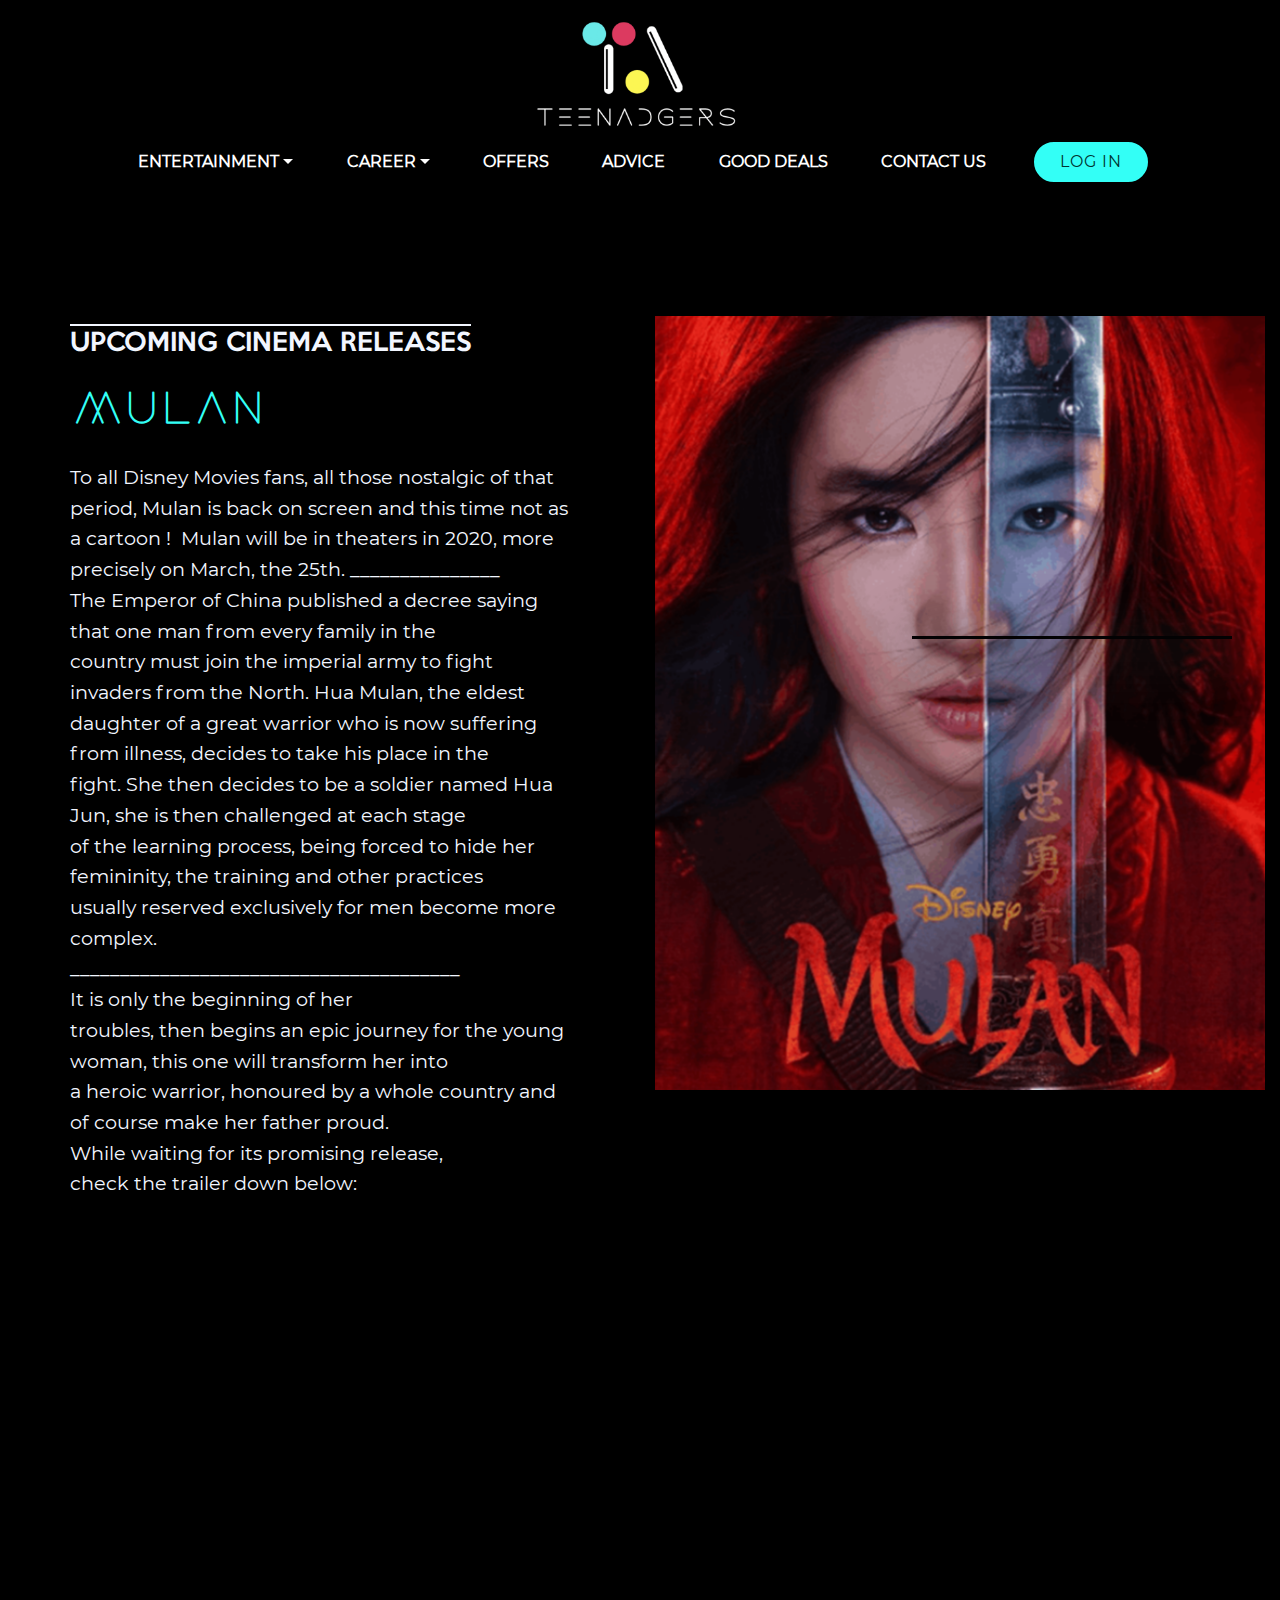
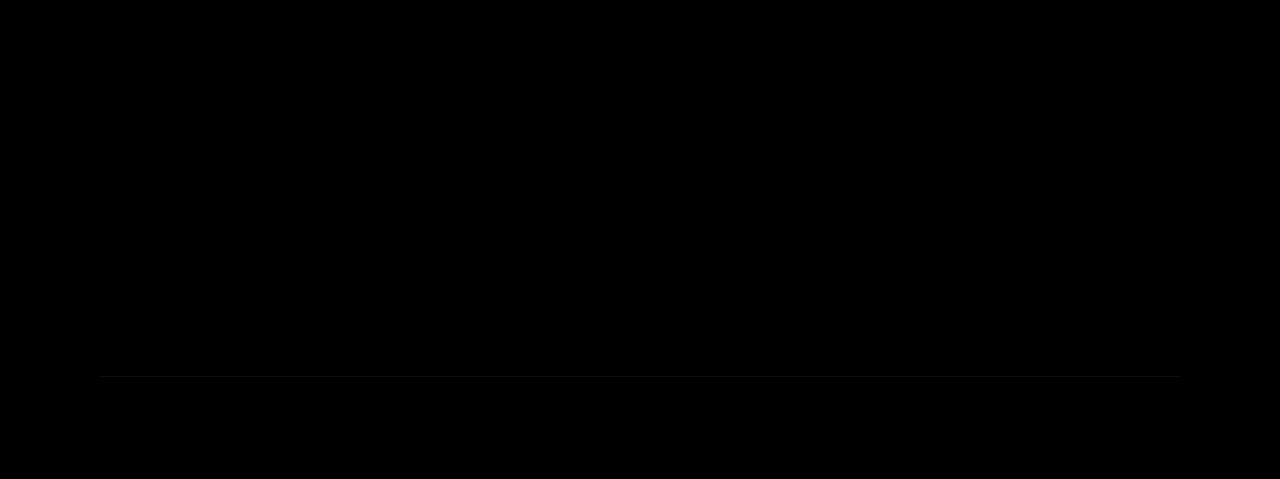
<file: page11.html>
<!DOCTYPE html>
<html  >
<head>
  
  <meta charset="UTF-8">
  <meta http-equiv="X-UA-Compatible" content="IE=edge">
  
  <meta name="viewport" content="width=device-width, initial-scale=1, minimum-scale=1">
  <link rel="shortcut icon" href="assets/images/logo-326x194.png" type="image/x-icon">
  <meta name="description" content="Website Creator Description">
  
  <title>FIche review Film</title>
  <link rel="stylesheet" href="assets/web/assets/mobirise-icons2/mobirise2.css">
  <link rel="stylesheet" href="assets/bootstrap/css/bootstrap.min.css">
  <link rel="stylesheet" href="assets/bootstrap/css/bootstrap-grid.min.css">
  <link rel="stylesheet" href="assets/bootstrap/css/bootstrap-reboot.min.css">
  <link rel="stylesheet" href="assets/socicon/css/styles.css">
  <link rel="stylesheet" href="assets/dropdown/css/style.css">
  <link rel="stylesheet" href="assets/animatecss/animate.min.css">
  <link rel="stylesheet" href="assets/tether/tether.min.css">
  <link rel="stylesheet" href="assets/theme/css/style.css">
  <link rel="stylesheet" href="assets/formoid-css/recaptcha.css">
  <link href="assets/fonts/style.css" rel="stylesheet">
  <link rel="preload" as="style" href="assets/mobirise/css/mbr-additional.css"><link rel="stylesheet" href="assets/mobirise/css/mbr-additional.css" type="text/css">
  
  
  
</head>
<body>
  <section class="menu cid-rNHc1nYWK8" once="menu" id="extMenu5-31">
    


    <nav class="navbar navbar-dropdown navbar-expand-lg">
        <div class="navbar-brand">
            <span class="navbar-logo">
                <a href="index.html">
                    <img src="assets/images/logo-326x194.png" alt="" title="" style="height: 8rem;">
                </a>
            </span>
            
        </div>
        <button class="navbar-toggler" type="button" data-toggle="collapse" data-target="#navbarSupportedContent" aria-controls="navbarNavAltMarkup" aria-expanded="false" aria-label="Toggle navigation">
            <div class="hamburger">
                <span></span>
                <span></span>
                <span></span>
                <span></span>
            </div>
        </button>
        
        
        <div class="collapse navbar-collapse" id="navbarSupportedContent">
            <ul class="navbar-nav nav-dropdown" data-app-modern-menu="true"><li class="nav-item dropdown"><a class="nav-link link dropdown-toggle text-danger display-4" aria-expanded="false" data-toggle="dropdown-submenu">ENTERTAINMENT</a><div class="dropdown-menu"><a class="dropdown-item text-danger display-4" href="page9.html" aria-expanded="false">Music&nbsp;</a><a class="dropdown-item text-danger display-4" href="page1.html" aria-expanded="false">Artist of the week</a><a class="dropdown-item text-danger display-4" href="page10.html" aria-expanded="false">Series Reviews</a><a class="dropdown-item text-danger display-4" href="page11.html" aria-expanded="false">Movie reviews</a><a class="dropdown-item text-danger display-4" href="page12.html" aria-expanded="false">Nostalgia</a><a class="dropdown-item text-danger display-4" href="page8.html" aria-expanded="false">Lecture</a><a class="dropdown-item text-danger display-4" href="page14.html" aria-expanded="false">Quizz</a></div></li>
                <li class="nav-item dropdown open">
                    <a class="nav-link link dropdown-toggle text-danger display-4" href="https://sharon-webdesign.github.io/teenadgers/pagequizorientation" aria-expanded="true" data-toggle="dropdown-submenu">CAREER</a><div class="dropdown-menu"><a class="text-danger dropdown-item display-4" href="https://sharon-webdesign.github.io/teenadgers/pagequizorientation" aria-expanded="false">New Item</a></div><div class="dropdown-menu"><a class="dropdown-item text-danger display-4" href="page13.html" aria-expanded="false">Education Form</a><a class="dropdown-item text-danger display-4" href="page13.html" aria-expanded="false">Training Form</a><a class="dropdown-item text-danger display-4" href="https://sharon-webdesign.github.io/teenadgers/pagequizorientation" aria-expanded="false">Other</a></div></li>
                <li class="nav-item"><a class="nav-link link text-danger display-4" href="page3.html" aria-expanded="false">OFFERS</a>
                    
                </li>

                <li class="nav-item"><a class="nav-link link text-danger display-4" href="page4.html" aria-expanded="false">ADVICE</a></li>
                <li class="nav-item"><a class="nav-link link text-danger display-4" href="page2.html" aria-expanded="false">
                        GOOD DEALS</a></li><li class="nav-item"><a class="nav-link link text-danger display-4" href="page6.html" aria-expanded="false">
                        CONTACT US<br></a></li></ul>
            
            <div class="navbar-buttons px-2 mbr-section-btn"><a class="btn btn-sm btn-primary display-4" href="page7.html">LOG IN</a></div>
        </div>
    </nav>
</section>

<section class="extСontent cid-rNHc1oSmIw" id="extContent9-32">
    
    
    <div class="container">
        <div class="row">
            <div class="col-lg-6 title-col m-auto align-left">
                <div class="text-wrap align-left">
                    <h3 class="number mbr-medium pb-4 mbr-black mbr-fonts-style display-5">UPCOMING CINEMA RELEASES</h3>
                    <h2 class="mbr-section-title pb-4 mbr-semibold mbr-black mbr-fonts-style display-2"><strong>Mulan</strong></h2>
                    <p class="mbr-text mbr-black mbr-regular mbr-light mbr-fonts-style display-7">To all Disney Movies fans, all those nostalgic of that period, Mulan is back on screen and this time not as a cartoon&nbsp;! &nbsp;Mulan will be in theaters in 2020, more precisely on March, the 25th.<strong> </strong>_______________<br>The Emperor of China published a decree saying that one man from every family in the
<br>country must join the imperial army to fight invaders from the North. Hua Mulan, the eldest
<br>daughter of a great warrior who is now suffering from illness, decides to take his place in the
<br>fight. She then decides to be a soldier named Hua Jun, she is then challenged at each stage
<br>of the learning process, being forced to hide her femininity, the training and other practices
<br>usually reserved exclusively for men become more complex.&nbsp;<br>_______________________________________<br>It is only the beginning of her
<br>troubles, then begins an epic journey for the young woman, this one will transform her into
<br>a heroic warrior, honoured by a whole country and of course make her father proud.<br>While waiting for its promising release, &nbsp;<br>check the trailer down below:</p>
                </div>
            </div>
            <div class="col-lg-6 img-col">
                <img class="img2" src="assets/images/thesocietylogo-1-600x338.png" alt="" title="">
                <img src="assets/images/film-mulan-637x849.png" alt="" title="">
            </div>

        </div>
    </div>
</section>

<section class="cid-rNHc1pWQOD" id="video3-34">

    
    
    <figure class="mbr-figure align-center container">
        <div class="video-block" style="width: 62%;">
            <div><iframe class="mbr-embedded-video" src="https://www.youtube.com/embed/01ON04GCwKs?rel=0&amp;amp;showinfo=0&amp;autoplay=0&amp;loop=0" width="1280" height="720" frameborder="0" allowfullscreen></iframe></div>
        </div>
    </figure>
</section>

<section class="footer4 cid-rNHc1qkTE1" id="footer4-35">

    

    

    <div class="container">
        <div class="media-container-row content mbr-white">
            <div class="col-md-3 col-sm-4">
                <div class="mb-3 img-logo">
                    <a href="#">
                        <img src="assets/images/logo-326x194.png" alt="" title="">
                    </a>
                </div>
              
            </div>
              <div class="col-md-3 col-sm-4">
                <p class="mb-4 mbr-fonts-style foot-title display-7">
                    TEENADGERS</p>
                      <p class="mbr-text mbr-fonts-style mbr-links-column display-7">Contact us 
<br>Log in 
<br>Terms and conditions<br></p> 
            </div>
            
             <div class="col-md-3 col-sm-4">
                <p class="mb-4 mbr-fonts-style foot-title display-7">
                    OUR NEWS</p>
                      <p class="mbr-text mbr-fonts-style mbr-links-column display-7">Entertainment 
<br>Career
<br>Offers 
<br>Advice 
<br>Good Deals</p> 
            </div>
            
            <div class="col-md-4 offset-md-1 col-sm-12">
                
                
                
                <p class="mb-4 mbr-fonts-style foot-title display-7">
                    CONNECT WITH US
                </p>
                <div class="social-list pl-0 mb-0">
                        <div class="soc-item">
                            <a href="https://twitter.com/mobirise" target="_blank">
                                <span class="mbr-iconfont mbr-iconfont-social socicon-twitter socicon" style="color: rgb(51, 255, 246); fill: rgb(51, 255, 246);"></span>
                            </a>
                        </div>
                        <div class="soc-item">
                            <a href="https://www.facebook.com/pages/Mobirise/1616226671953247" target="_blank">
                                <span class="mbr-iconfont mbr-iconfont-social socicon-facebook socicon" style="color: rgb(51, 255, 246); fill: rgb(51, 255, 246);"></span>
                            </a>
                        </div>
                        <div class="soc-item">
                            <a href="https://www.youtube.com/c/mobirise" target="_blank">
                                <span class="mbr-iconfont mbr-iconfont-social socicon-youtube socicon" style="color: rgb(51, 255, 246); fill: rgb(51, 255, 246);"></span>
                            </a>
                        </div>
                        <div class="soc-item">
                            <a href="https://instagram.com/mobirise" target="_blank">
                                <span class="mbr-iconfont mbr-iconfont-social socicon-instagram socicon" style="color: rgb(51, 255, 246); fill: rgb(51, 255, 246);"></span>
                            </a>
                        </div>
                        
                        
                </div>
            </div>
        </div>
        <div class="footer-lower">
            <div class="media-container-row">
                <div class="col-sm-12">
                    <hr>
                </div>
            </div>
            <div class="media-container-row mbr-white">
                <div class="col-sm-12 copyright">
                    <p class="mbr-text mbr-fonts-style display-7"></p><p>
                        © Copyright 2020 Teenadgers - All Rights Reserved  | Made by the team SMCNS DC Prepa DIgital Campus                           </p><p></p>
                </div>
            </div>
        </div>
    </div>
</section>


  <script src="assets/web/assets/jquery/jquery.min.js"></script>
  <script src="assets/popper/popper.min.js"></script>
  <script src="assets/bootstrap/js/bootstrap.min.js"></script>
  <script src="assets/smoothscroll/smooth-scroll.js"></script>
  <script src="assets/dropdown/js/nav-dropdown.js"></script>
  <script src="assets/dropdown/js/navbar-dropdown.js"></script>
  <script src="assets/touchswipe/jquery.touch-swipe.min.js"></script>
  <script src="assets/viewportchecker/jquery.viewportchecker.js"></script>
  <script src="assets/tether/tether.min.js"></script>
  <script src="assets/theme/js/script.js"></script>
  <script src="assets/formoid/formoid.min.js"></script>
  
  
  <input name="animation" type="hidden">
  </body>
</html>
</file>
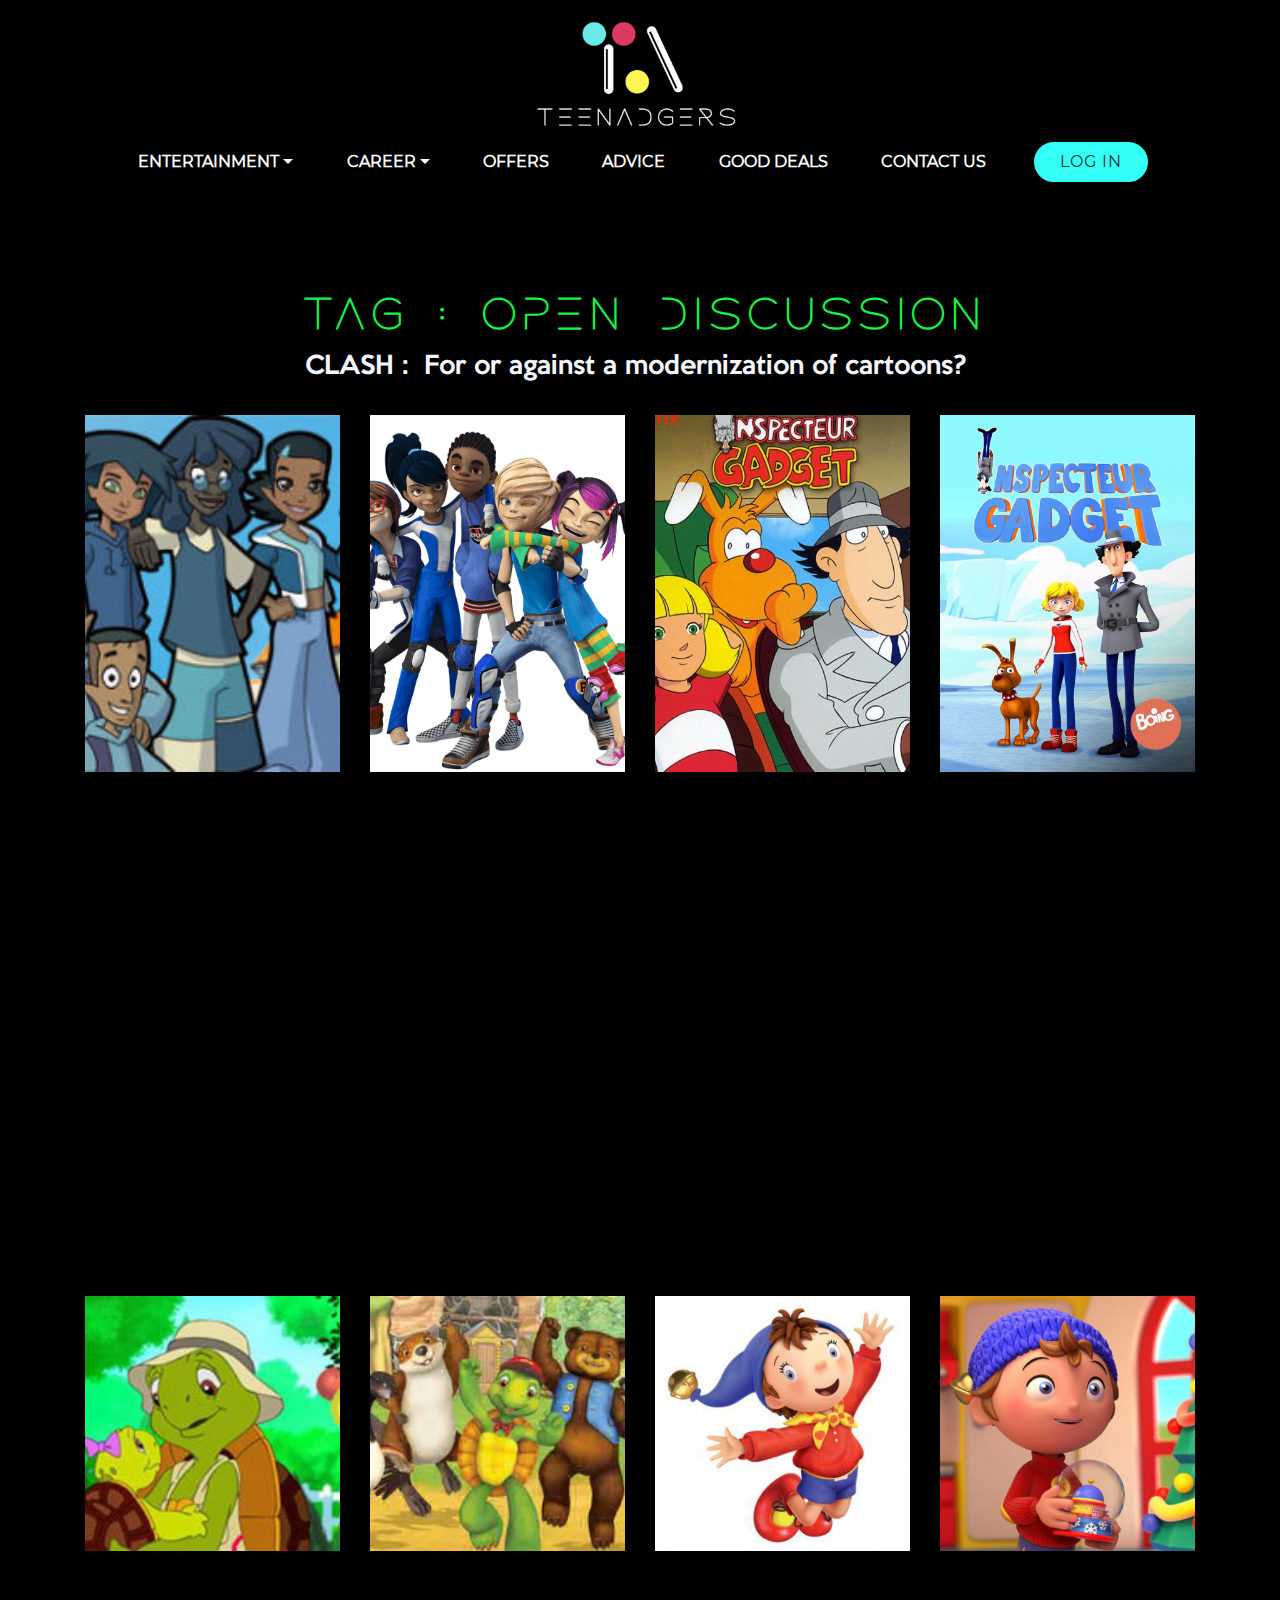
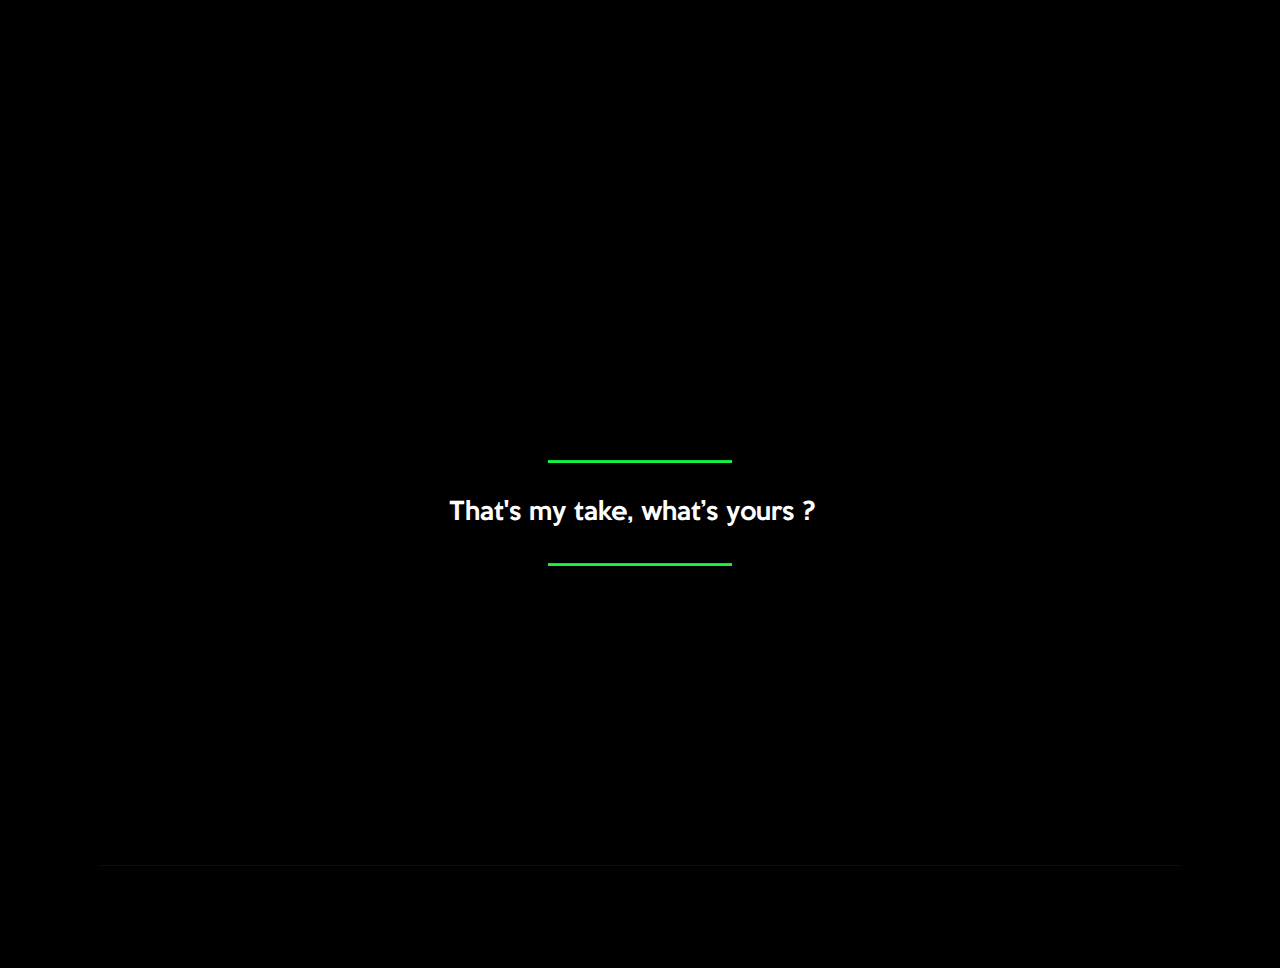
<file: page12.html>
<!DOCTYPE html>
<html  >
<head>
  
  <meta charset="UTF-8">
  <meta http-equiv="X-UA-Compatible" content="IE=edge">
  
  <meta name="viewport" content="width=device-width, initial-scale=1, minimum-scale=1">
  <link rel="shortcut icon" href="assets/images/logo-326x194.png" type="image/x-icon">
  <meta name="description" content="Web Creator Description">
  
  <title>Nostalgie</title>
  <link rel="stylesheet" href="assets/web/assets/mobirise-icons2/mobirise2.css">
  <link rel="stylesheet" href="assets/web/assets/mobirise-icons/mobirise-icons.css">
  <link rel="stylesheet" href="assets/bootstrap/css/bootstrap.min.css">
  <link rel="stylesheet" href="assets/bootstrap/css/bootstrap-grid.min.css">
  <link rel="stylesheet" href="assets/bootstrap/css/bootstrap-reboot.min.css">
  <link rel="stylesheet" href="assets/facebook-plugin/style.css">
  <link rel="stylesheet" href="assets/dropdown/css/style.css">
  <link rel="stylesheet" href="assets/animatecss/animate.min.css">
  <link rel="stylesheet" href="assets/tether/tether.min.css">
  <link rel="stylesheet" href="assets/socicon/css/styles.css">
  <link rel="stylesheet" href="assets/theme/css/style.css">
  <link rel="stylesheet" href="assets/formoid-css/recaptcha.css">
  <link href="assets/fonts/style.css" rel="stylesheet">
  <link rel="preload" as="style" href="assets/mobirise/css/mbr-additional.css"><link rel="stylesheet" href="assets/mobirise/css/mbr-additional.css" type="text/css">
  
  
  
</head>
<body>
  <section class="menu cid-rNHc1nYWK8" once="menu" id="extMenu5-36">
    


    <nav class="navbar navbar-dropdown navbar-expand-lg">
        <div class="navbar-brand">
            <span class="navbar-logo">
                <a href="index.html">
                    <img src="assets/images/logo-326x194.png" alt="" title="" style="height: 8rem;">
                </a>
            </span>
            
        </div>
        <button class="navbar-toggler" type="button" data-toggle="collapse" data-target="#navbarSupportedContent" aria-controls="navbarNavAltMarkup" aria-expanded="false" aria-label="Toggle navigation">
            <div class="hamburger">
                <span></span>
                <span></span>
                <span></span>
                <span></span>
            </div>
        </button>
        
        
        <div class="collapse navbar-collapse" id="navbarSupportedContent">
            <ul class="navbar-nav nav-dropdown" data-app-modern-menu="true"><li class="nav-item dropdown"><a class="nav-link link dropdown-toggle text-danger display-4" aria-expanded="false" data-toggle="dropdown-submenu">ENTERTAINMENT</a><div class="dropdown-menu"><a class="dropdown-item text-danger display-4" href="page9.html" aria-expanded="false">Music&nbsp;</a><a class="dropdown-item text-danger display-4" href="page1.html" aria-expanded="false">Artist of the week</a><a class="dropdown-item text-danger display-4" href="page10.html" aria-expanded="false">Series Reviews</a><a class="dropdown-item text-danger display-4" href="page11.html" aria-expanded="false">Movie reviews</a><a class="dropdown-item text-danger display-4" href="page12.html" aria-expanded="false">Nostalgia</a><a class="dropdown-item text-danger display-4" href="page8.html" aria-expanded="false">Lecture</a><a class="dropdown-item text-danger display-4" href="page14.html" aria-expanded="false">Quizz</a></div></li>
                <li class="nav-item dropdown open">
                    <a class="nav-link link dropdown-toggle text-danger display-4" href="https://sharon-webdesign.github.io/teenadgers/pagequizorientation" aria-expanded="true" data-toggle="dropdown-submenu">CAREER</a><div class="dropdown-menu"><a class="text-danger dropdown-item display-4" href="https://sharon-webdesign.github.io/teenadgers/pagequizorientation" aria-expanded="false">New Item</a></div><div class="dropdown-menu"><a class="dropdown-item text-danger display-4" href="page13.html" aria-expanded="false">Education Form</a><a class="dropdown-item text-danger display-4" href="page13.html" aria-expanded="false">Training Form</a><a class="dropdown-item text-danger display-4" href="https://sharon-webdesign.github.io/teenadgers/pagequizorientation" aria-expanded="false">Other</a></div></li>
                <li class="nav-item"><a class="nav-link link text-danger display-4" href="page3.html" aria-expanded="false">OFFERS</a>
                    
                </li>

                <li class="nav-item"><a class="nav-link link text-danger display-4" href="page4.html" aria-expanded="false">ADVICE</a></li>
                <li class="nav-item"><a class="nav-link link text-danger display-4" href="page2.html" aria-expanded="false">
                        GOOD DEALS</a></li><li class="nav-item"><a class="nav-link link text-danger display-4" href="page6.html" aria-expanded="false">
                        CONTACT US<br></a></li></ul>
            
            <div class="navbar-buttons px-2 mbr-section-btn"><a class="btn btn-sm btn-primary display-4" href="page7.html">LOG IN</a></div>
        </div>
    </nav>
</section>

<section class="mbr-gallery gallery5 cid-rNHfPfqb1T" id="gallery5-37">

    

    

    <div class="container">
        <h3 class="mbr-section-title align-center mbr-fonts-style display-2"><strong>TAG : open discussion</strong></h3>
        <h4 class="mbr-section-subtitle align-center pb-4 mbr-fonts-style display-5">CLASH : &nbsp;For or against a modernization of cartoons?&nbsp;</h4>
        <div class="row" id="gallery" data-toggle="modal" data-target="#carouselModal">
            <div class="col-sm-6 col-md-4 col-lg-3 item gallery-image">
                <div class="item-wrapper">
                    <img class="w-100" src="assets/images/foot-2-rue-qualit-510x207.jpg" alt="" data-target="#mbrCarousel" data-slide-to="0" title="">
                </div>
            </div>
            <div class="col-sm-6 col-md-4 col-lg-3 item gallery-image">
                <div class="item-wrapper">
                    <img class="w-100" src="assets/images/foot-2-rue-extreme-510x494.png" alt="" data-target="#mbrCarousel" data-slide-to="1" title="">
                </div>
            </div>
            <div class="col-sm-6 col-md-4 col-lg-3 item gallery-image">
                <div class="item-wrapper">
                    <img class="w-100" src="assets/images/inspecteurgadgetancien-510x716.jpeg" alt="" data-target="#mbrCarousel" data-slide-to="2" title="">
                </div>
            </div>
            <div class="col-sm-6 col-md-4 col-lg-3 item gallery-image">
                <div class="item-wrapper">
                    <img class="w-100" src="assets/images/inspecteurgadgetnouveau-446x588.jpg" alt="" data-target="#mbrCarousel" data-slide-to="3" title="">
                </div>
            </div>
        </div>

        <div class="modal mbr-slider fade" id="carouselModal" tabindex="-1" role="dialog" aria-hidden="true">
            <div class="modal-dialog" role="document">
                <div class="modal-content">
                    <div class="modal-body">
                        <div id="mbrCarousel" class="carousel slide" data-ride="carousel">
                            <div class="carousel-inner">
                                <div class="carousel-item active">
                                    <img class="d-block w-100" src="assets/images/background1.jpg" alt="">
                                </div>
                                <div class="carousel-item">
                                    <img class="d-block w-100" src="assets/images/background2.jpg" alt="">
                                </div>
                                <div class="carousel-item">
                                    <img class="d-block w-100" src="assets/images/background3.jpg" alt="">
                                </div>
                                <div class="carousel-item">
                                    <img class="d-block w-100" src="assets/images/background4.jpg" alt="">
                                </div>
                            </div>
                            <ol class="carousel-indicators">
                                <li data-target="#mbrCarousel" data-slide-to="0" class="active"></li>
                                <li data-target="#mbrCarousel" data-slide-to="1"></li>
                                <li data-target="#mbrCarousel" data-slide-to="2"></li>
                                <li data-target="#mbrCarousel" data-slide-to="3"></li>
                            </ol>
                            <a role="button" href="" class="close" data-dismiss="modal" aria-label="Close">
                            </a>
                            <a class="carousel-control-prev carousel-control" href="#mbrCarousel" role="button" data-slide="prev">
                                <span class="mbri-left mbr-iconfont" aria-hidden="true"></span>
                                <span class="sr-only">Précédent</span>
                            </a>
                            <a class="carousel-control-next carousel-control" href="#mbrCarousel" role="button" data-slide="next">
                                <span class="mbri-right mbr-iconfont" aria-hidden="true"></span>
                                <span class="sr-only">Suivant</span>
                            </a>
                        </div>
                    </div>
                </div>
            </div>
        </div>
    </div>
</section>

<section class="mbr-section article content14 cid-rNHgtsznFK" id="content14-39">
      
     

    <div class="container">
        <div class="media-container-row">
            <div class="row col-12 col-md-12">
                <div class="col-12 mbr-text mbr-fonts-style col-md-6 display-7">
                     <p class="p-3">From the new edition of the mysterious Cities of Gold to the new versions of Franklin, Maya the Bee and Oui-Oui as well as Foot2rue Extreme, the cartoons that cradled our childhood are being given a new face with the aim of seducing the new generation that is gradually disconnecting from national television in favour of streaming platforms such as Netflix. 
&nbsp;<span style="font-size: 1.2rem;">And yet the audience already won over by these cartoons is made up of members of Generation Y and Z, who are no longer considered a target, since they are now adults. &nbsp;</span></p>
                </div>
                <div class="col-12 mbr-text mbr-fonts-style display-7 col-md-6">
                     <p class="p-3">Modernizing cartoons with new graphic styles while retaining the basic image of the cartoon is nothing new, as is the case for Scooby-doo, Asterix, Tintin, etc... These cartoons are the ones our generation, our parents, and some of our grandparents grew up with. The new styles have conquered generations over the decades without offending the previous generation who also knew them.
&nbsp;<span style="font-size: 1.2rem;">Alas, this new start cannot be achieved with all cartoons. &nbsp;</span></p>
                </div>
                
            </div>
        </div>
    </div>
</section>

<section class="mbr-gallery gallery5 cid-rNHiReNBT2" id="gallery5-3d">

    

    

    <div class="container">
        
        
        <div class="row" id="gallery" data-toggle="modal" data-target="#carouselModal">
            <div class="col-sm-6 col-md-4 col-lg-3 item gallery-image">
                <div class="item-wrapper">
                    <img class="w-100" src="assets/images/franklinafter-400x194.jpg" alt="" data-target="#mbrCarousel" data-slide-to="0" title="">
                </div>
            </div>
            <div class="col-sm-6 col-md-4 col-lg-3 item gallery-image">
                <div class="item-wrapper">
                    <img class="w-100" src="assets/images/franklin-before-325x194.jpg" alt="" data-target="#mbrCarousel" data-slide-to="1" title="">
                </div>
            </div>
            <div class="col-sm-6 col-md-4 col-lg-3 item gallery-image">
                <div class="item-wrapper">
                    <img class="w-100" src="assets/images/ouiouianciennevers-300x300.jpg" alt="" data-target="#mbrCarousel" data-slide-to="2" title="">
                </div>
            </div>
            <div class="col-sm-6 col-md-4 col-lg-3 item gallery-image">
                <div class="item-wrapper">
                    <img class="w-100" src="assets/images/ouiouinouvellevers-510x369.jpg" alt="" data-target="#mbrCarousel" data-slide-to="3" title="">
                </div>
            </div>
        </div>

        <div class="modal mbr-slider fade" id="carouselModal" tabindex="-1" role="dialog" aria-hidden="true">
            <div class="modal-dialog" role="document">
                <div class="modal-content">
                    <div class="modal-body">
                        <div id="mbrCarousel" class="carousel slide" data-ride="carousel">
                            <div class="carousel-inner">
                                <div class="carousel-item active">
                                    <img class="d-block w-100" src="assets/images/background1.jpg" alt="">
                                </div>
                                <div class="carousel-item">
                                    <img class="d-block w-100" src="assets/images/background2.jpg" alt="">
                                </div>
                                <div class="carousel-item">
                                    <img class="d-block w-100" src="assets/images/background3.jpg" alt="">
                                </div>
                                <div class="carousel-item">
                                    <img class="d-block w-100" src="assets/images/background4.jpg" alt="">
                                </div>
                            </div>
                            <ol class="carousel-indicators">
                                <li data-target="#mbrCarousel" data-slide-to="0" class="active"></li>
                                <li data-target="#mbrCarousel" data-slide-to="1"></li>
                                <li data-target="#mbrCarousel" data-slide-to="2"></li>
                                <li data-target="#mbrCarousel" data-slide-to="3"></li>
                            </ol>
                            <a role="button" href="" class="close" data-dismiss="modal" aria-label="Close">
                            </a>
                            <a class="carousel-control-prev carousel-control" href="#mbrCarousel" role="button" data-slide="prev">
                                <span class="mbri-left mbr-iconfont" aria-hidden="true"></span>
                                <span class="sr-only">Précédent</span>
                            </a>
                            <a class="carousel-control-next carousel-control" href="#mbrCarousel" role="button" data-slide="next">
                                <span class="mbri-right mbr-iconfont" aria-hidden="true"></span>
                                <span class="sr-only">Suivant</span>
                            </a>
                        </div>
                    </div>
                </div>
            </div>
        </div>
    </div>
</section>

<section class="mbr-section article content14 cid-rNHhmEOfTL" id="content14-3b">
      
     

    <div class="container">
        <div class="media-container-row">
            <div class="row col-12 col-md-12">
                <div class="col-12 mbr-text mbr-fonts-style col-md-6 display-7">
                     <p class="p-3">It is better to leave the original format to the successes, while improving the quality of their image.  
<span style="font-size: 1.2rem;">Many think it is better to simply create a new cartoon rather than messing up with grandio the quality of the story and the drawings of a cartoon that was already perfect. &nbsp;</span><span style="font-size: 1.2rem;">Martine, Father Castor, Calimero, Woody Woodpecker, and many others have kept their format and still work well. &nbsp;</span><span style="font-size: 1.2rem;">In addition, during the decade 2000 - 2010, many new cartoons have been a huge success, such as Code Lyoko, Totally Spies, Martin Mystère, Jimmy Neutron, or Galactik Football.&nbsp;</span></p>
                </div>
                <div class="col-12 mbr-text mbr-fonts-style display-7 col-md-6">
                     <p class="p-3"><span style="font-size: 1.2rem;">such as Code Lyoko, Totally Spies, Martin Mystère, Jimmy Neutron, or Galactik Football. Creating an original cartoon is proving to be more efficient. &nbsp;
</span><span style="font-size: 1.2rem;">Today cartoons like The Incredible World of Gumball, Dragons are among the rare ones that are not remakes. 
</span><span style="font-size: 1.2rem;">As it is for music, you have to know how to moderate the cover versions of old hits, since the most successful ones are the most qualitative ones. &nbsp;</span></p><p class="p-3"><span style="font-size: 1.2rem;">That's my take, what’s yours ? &nbsp;</span></p>
                </div>
                
            </div>
        </div>
    </div>
</section>

<section class="mbr-section article content10 cid-rNKgeTW8DU" id="content10-3m">
    
     

    <div class="container">
        <div class="inner-container" style="width: 66%;">
            <hr class="line" style="width: 25%;">
            <div class="section-text align-center mbr-white mbr-fonts-style display-5">That's my take, what’s yours ? &nbsp;</div>
            <hr class="line" style="width: 25%;">
        </div>
    </div>
</section>

<div id="facebook-comments-block-45"><section class="mbr-section mbr-section__comments" data-rv-view="42" style="background-color: rgb(0, 0, 0); padding-top: 0rem; padding-bottom: 0rem;">
         
    <div class="mbr-section__container mbr-section__container--isolated addons-container">
        <div class="addons-row">
            
            
           <div class="addons-container-inner" data-shortname="https-sharon-webdesign-github-io-teenadgers"><div class="disqusPlaceholder" data-numposts=""><h2>DISQUS COMMENTS WILL BE SHOWN ONLY WHEN YOUR SITE IS ONLINE</h2> <img src="assets/images/disqus-comments.jpg"></div></div>
        </div>
    </div>
</section></div>

<section class="footer4 cid-rNHjU4MEwv" id="footer4-3e">

    

    

    <div class="container">
        <div class="media-container-row content mbr-white">
            <div class="col-md-3 col-sm-4">
                <div class="mb-3 img-logo">
                    <a href="#">
                        <img src="assets/images/logo-326x194.png" alt="" title="">
                    </a>
                </div>
              
            </div>
              <div class="col-md-3 col-sm-4">
                <p class="mb-4 mbr-fonts-style foot-title display-7">
                    TEENADGERS</p>
                      <p class="mbr-text mbr-fonts-style mbr-links-column display-7">Contact us 
<br>Log in 
<br>Terms and conditions<br></p> 
            </div>
            
             <div class="col-md-3 col-sm-4">
                <p class="mb-4 mbr-fonts-style foot-title display-7">OUR NEWS</p>
                      <p class="mbr-text mbr-fonts-style mbr-links-column display-7">Entertainment 
<br>Career
<br>Offers 
<br>Advice 
<br>Good Deals</p> 
            </div>
            
            <div class="col-md-4 offset-md-1 col-sm-12">
                
                
                
                <p class="mb-4 mbr-fonts-style foot-title display-7">
                    CONNECT WITH US
                </p>
                <div class="social-list pl-0 mb-0">
                        <div class="soc-item">
                            <a href="https://twitter.com/mobirise" target="_blank">
                                <span class="mbr-iconfont mbr-iconfont-social socicon-twitter socicon" style="color: rgb(21, 244, 67); fill: rgb(21, 244, 67);"></span>
                            </a>
                        </div>
                        <div class="soc-item">
                            <a href="https://www.facebook.com/pages/Mobirise/1616226671953247" target="_blank">
                                <span class="mbr-iconfont mbr-iconfont-social socicon-facebook socicon" style="color: rgb(21, 244, 67); fill: rgb(21, 244, 67);"></span>
                            </a>
                        </div>
                        <div class="soc-item">
                            <a href="https://www.youtube.com/c/mobirise" target="_blank">
                                <span class="mbr-iconfont mbr-iconfont-social socicon-youtube socicon" style="color: rgb(21, 244, 67); fill: rgb(21, 244, 67);"></span>
                            </a>
                        </div>
                        <div class="soc-item">
                            <a href="https://instagram.com/mobirise" target="_blank">
                                <span class="mbr-iconfont mbr-iconfont-social socicon-instagram socicon" style="color: rgb(21, 244, 67); fill: rgb(21, 244, 67);"></span>
                            </a>
                        </div>
                        
                        
                </div>
            </div>
        </div>
        <div class="footer-lower">
            <div class="media-container-row">
                <div class="col-sm-12">
                    <hr>
                </div>
            </div>
            <div class="media-container-row mbr-white">
                <div class="col-sm-12 copyright">
                    <p class="mbr-text mbr-fonts-style display-7"></p><p>
                        © Copyright 2020 Teenadgers - All Rights Reserved  | Made by the team SMCNS DC Prepa DIgital Campus                           </p><p></p>
                </div>
            </div>
        </div>
    </div>
</section>


  <script src="assets/web/assets/jquery/jquery.min.js"></script>
  <script src="assets/popper/popper.min.js"></script>
  <script src="assets/bootstrap/js/bootstrap.min.js"></script>
  <script src="https://connect.facebook.net/en_US/sdk.js#xfbml=1&version=v2.5"></script>
  <script src="https://apis.google.com/js/plusone.js"></script>
  <script src="assets/facebook-plugin/facebook-script.js"></script>
  <script src="assets/dropdown/js/nav-dropdown.js"></script>
  <script src="assets/dropdown/js/navbar-dropdown.js"></script>
  <script src="assets/touchswipe/jquery.touch-swipe.min.js"></script>
  <script src="assets/viewportchecker/jquery.viewportchecker.js"></script>
  <script src="assets/tether/tether.min.js"></script>
  <script src="assets/smoothscroll/smooth-scroll.js"></script>
  <script src="assets/theme/js/script.js"></script>
  <script src="assets/formoid/formoid.min.js"></script>
  
  
  <input name="animation" type="hidden">
  </body>
</html>
</file>
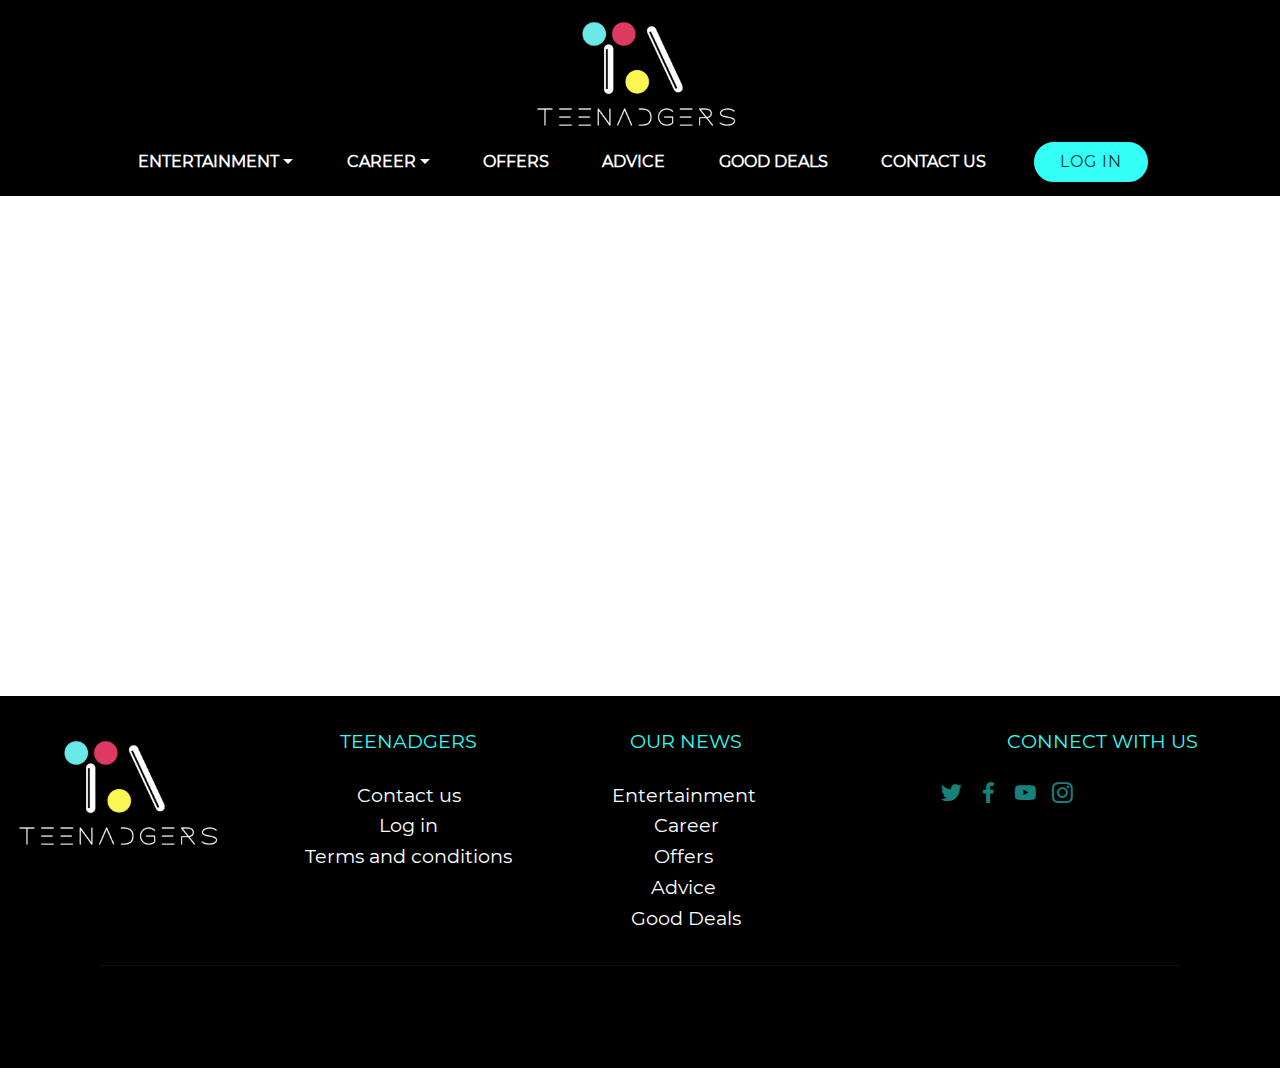
<file: page13.html>
<!DOCTYPE html>
<html  >
<head>
  
  <meta charset="UTF-8">
  <meta http-equiv="X-UA-Compatible" content="IE=edge">
  
  <meta name="viewport" content="width=device-width, initial-scale=1, minimum-scale=1">
  <link rel="shortcut icon" href="assets/images/logo-326x194.png" type="image/x-icon">
  <meta name="description" content="Web Maker Description">
  
  <title>Quizz Orientation</title>
  <link rel="stylesheet" href="assets/web/assets/mobirise-icons2/mobirise2.css">
  <link rel="stylesheet" href="assets/bootstrap/css/bootstrap.min.css">
  <link rel="stylesheet" href="assets/bootstrap/css/bootstrap-grid.min.css">
  <link rel="stylesheet" href="assets/bootstrap/css/bootstrap-reboot.min.css">
  <link rel="stylesheet" href="assets/facebook-plugin/style.css">
  <link rel="stylesheet" href="assets/dropdown/css/style.css">
  <link rel="stylesheet" href="assets/animatecss/animate.min.css">
  <link rel="stylesheet" href="assets/tether/tether.min.css">
  <link rel="stylesheet" href="assets/socicon/css/styles.css">
  <link rel="stylesheet" href="assets/theme/css/style.css">
  <link rel="stylesheet" href="assets/formoid-css/recaptcha.css">
  <link href="assets/fonts/style.css" rel="stylesheet">
  <link rel="preload" as="style" href="assets/mobirise/css/mbr-additional.css"><link rel="stylesheet" href="assets/mobirise/css/mbr-additional.css" type="text/css">
  
  
  
</head>
<body>
  <section class="menu cid-rN7fA42QzZ" once="menu" id="extMenu5-4k">
    


    <nav class="navbar navbar-dropdown navbar-expand-lg">
        <div class="navbar-brand">
            <span class="navbar-logo">
                <a href="index.html">
                    <img src="assets/images/logo-326x194.png" alt="" title="" style="height: 8rem;">
                </a>
            </span>
            
        </div>
        <button class="navbar-toggler" type="button" data-toggle="collapse" data-target="#navbarSupportedContent" aria-controls="navbarNavAltMarkup" aria-expanded="false" aria-label="Toggle navigation">
            <div class="hamburger">
                <span></span>
                <span></span>
                <span></span>
                <span></span>
            </div>
        </button>
        
        
        <div class="collapse navbar-collapse" id="navbarSupportedContent">
            <ul class="navbar-nav nav-dropdown" data-app-modern-menu="true"><li class="nav-item dropdown"><a class="nav-link link dropdown-toggle text-danger display-4" aria-expanded="false" data-toggle="dropdown-submenu">ENTERTAINMENT</a><div class="dropdown-menu"><a class="dropdown-item text-danger display-4" href="page9.html" aria-expanded="false">Music&nbsp;</a><a class="dropdown-item text-danger display-4" href="page1.html" aria-expanded="false">Artist of the week</a><a class="dropdown-item text-danger display-4" href="page10.html" aria-expanded="false">Series Reviews</a><a class="dropdown-item text-danger display-4" href="page11.html" aria-expanded="false">Movie reviews</a><a class="dropdown-item text-danger display-4" href="page12.html" aria-expanded="false">Nostalgia</a><a class="dropdown-item text-danger display-4" href="page8.html" aria-expanded="false">Lecture</a><a class="dropdown-item text-danger display-4" href="page14.html" aria-expanded="false">Quizz</a></div></li>
                <li class="nav-item dropdown open">
                    <a class="nav-link link dropdown-toggle text-danger display-4" href="https://sharon-webdesign.github.io/teenadgers/pagequizorientation" aria-expanded="true" data-toggle="dropdown-submenu">CAREER</a><div class="dropdown-menu"><a class="text-danger dropdown-item display-4" href="https://sharon-webdesign.github.io/teenadgers/pagequizorientation" aria-expanded="false">New Item</a></div><div class="dropdown-menu"><a class="dropdown-item text-danger display-4" href="page13.html" aria-expanded="false">Education Form</a><a class="dropdown-item text-danger display-4" href="page13.html" aria-expanded="false">Training Form</a><a class="dropdown-item text-danger display-4" href="https://sharon-webdesign.github.io/teenadgers/pagequizorientation" aria-expanded="false">Other</a></div></li>
                <li class="nav-item"><a class="nav-link link text-danger display-4" href="page3.html" aria-expanded="false">OFFERS</a>
                    
                </li>

                <li class="nav-item"><a class="nav-link link text-danger display-4" href="page4.html" aria-expanded="false">ADVICE</a></li>
                <li class="nav-item"><a class="nav-link link text-danger display-4" href="page2.html" aria-expanded="false">
                        GOOD DEALS</a></li><li class="nav-item"><a class="nav-link link text-danger display-4" href="page6.html" aria-expanded="false">
                        CONTACT US<br></a></li></ul>
            
            <div class="navbar-buttons px-2 mbr-section-btn"><a class="btn btn-sm btn-primary display-4" href="page7.html">LOG IN</a></div>
        </div>
    </nav>
</section>

<div id="custom-html-4r"><!-- Type valid HTML here -->


<div class="typeform-widget" data-url="https://sharon877062.typeform.com/to/EMlM0x" style="width: 100%; height: 500px;"></div> <script> (function() { var qs,js,q,s,d=document, gi=d.getElementById, ce=d.createElement, gt=d.getElementsByTagName, id="typef_orm", b="https://embed.typeform.com/"; if(!gi.call(d,id)) { js=ce.call(d,"script"); js.id=id; js.src=b+"embed.js"; q=gt.call(d,"script")[0]; q.parentNode.insertBefore(js,q) } })() </script> </div>

<section class="mbr-section mbr-section__comments" id="facebook-comments-block-4s" data-rv-view="2964" style="background-color: rgb(0, 0, 0); padding-top: 0rem; padding-bottom: 0rem;">
         
    <div class="mbr-section__container mbr-section__container--isolated addons-container">
        <div class="addons-row">
            
            
           <div class="addons-container-inner" data-shortname="https-sharon-webdesign-github-io-teenadgers"><div class="disqusPlaceholder" data-numposts=""><h2>DISQUS COMMENTS WILL BE SHOWN ONLY WHEN YOUR SITE IS ONLINE</h2> <img src="assets/images/disqus-comments.jpg"></div></div>
        </div>
    </div>
</section>

<section class="footer4 cid-rOjgN5E3kd" id="footer4-4t">

    

    

    <div class="container">
        <div class="media-container-row content mbr-white">
            <div class="col-md-3 col-sm-4">
                <div class="mb-3 img-logo">
                    <a href="#">
                        <img src="assets/images/logo-326x194.png" alt="" title="">
                    </a>
                </div>
              
            </div>
              <div class="col-md-3 col-sm-4">
                <p class="mb-4 mbr-fonts-style foot-title display-7">
                    TEENADGERS</p>
                      <p class="mbr-text mbr-fonts-style mbr-links-column display-7">Contact us <br>Log in <br>Terms and conditions</p> 
            </div>
            
             <div class="col-md-3 col-sm-4">
                <p class="mb-4 mbr-fonts-style foot-title display-7">OUR NEWS</p>
                      <p class="mbr-text mbr-fonts-style mbr-links-column display-7">Entertainment&nbsp;<br>Career<br>Offers&nbsp;<br>Advice&nbsp;<br>Good Deals</p> 
            </div>
            
            <div class="col-md-4 offset-md-1 col-sm-12">
                
                
                
                <p class="mb-4 mbr-fonts-style foot-title display-7">
                    CONNECT WITH US
                </p>
                <div class="social-list pl-0 mb-0">
                        <div class="soc-item">
                            <a href="https://twitter.com/mobirise" target="_blank">
                                <span class="mbr-iconfont mbr-iconfont-social socicon-twitter socicon" style="color: rgb(51, 255, 246); fill: rgb(51, 255, 246);"></span>
                            </a>
                        </div>
                        <div class="soc-item">
                            <a href="https://www.facebook.com/pages/Mobirise/1616226671953247" target="_blank">
                                <span class="mbr-iconfont mbr-iconfont-social socicon-facebook socicon" style="color: rgb(51, 255, 246); fill: rgb(51, 255, 246);"></span>
                            </a>
                        </div>
                        <div class="soc-item">
                            <a href="https://www.youtube.com/c/mobirise" target="_blank">
                                <span class="mbr-iconfont mbr-iconfont-social socicon-youtube socicon" style="color: rgb(51, 255, 246); fill: rgb(51, 255, 246);"></span>
                            </a>
                        </div>
                        <div class="soc-item">
                            <a href="https://instagram.com/mobirise" target="_blank">
                                <span class="mbr-iconfont mbr-iconfont-social socicon-instagram socicon" style="color: rgb(51, 255, 246); fill: rgb(51, 255, 246);"></span>
                            </a>
                        </div>
                        
                        
                </div>
            </div>
        </div>
        <div class="footer-lower">
            <div class="media-container-row">
                <div class="col-sm-12">
                    <hr>
                </div>
            </div>
            <div class="media-container-row mbr-white">
                <div class="col-sm-12 copyright">
                    <p class="mbr-text mbr-fonts-style display-7"></p><p>
                        © Copyright 2020 Teenadgers - All Rights Reserved&nbsp;&nbsp;| Réalised &nbsp;by &nbsp;SMCNS DC Prepa DIgital Campus &nbsp; &nbsp;&nbsp;&nbsp;&nbsp;&nbsp;&nbsp;&nbsp;&nbsp;&nbsp;&nbsp;&nbsp;&nbsp;&nbsp;&nbsp;&nbsp;&nbsp;&nbsp;&nbsp;&nbsp;&nbsp;&nbsp;&nbsp;&nbsp;&nbsp;</p><p></p>
                </div>
            </div>
        </div>
    </div>
</section>


  <script src="assets/web/assets/jquery/jquery.min.js"></script>
  <script src="assets/popper/popper.min.js"></script>
  <script src="assets/bootstrap/js/bootstrap.min.js"></script>
  <script src="https://connect.facebook.net/en_US/sdk.js#xfbml=1&version=v2.5"></script>
  <script src="https://apis.google.com/js/plusone.js"></script>
  <script src="assets/facebook-plugin/facebook-script.js"></script>
  <script src="assets/smoothscroll/smooth-scroll.js"></script>
  <script src="assets/dropdown/js/nav-dropdown.js"></script>
  <script src="assets/dropdown/js/navbar-dropdown.js"></script>
  <script src="assets/touchswipe/jquery.touch-swipe.min.js"></script>
  <script src="assets/viewportchecker/jquery.viewportchecker.js"></script>
  <script src="assets/tether/tether.min.js"></script>
  <script src="assets/theme/js/script.js"></script>
  <script src="assets/formoid/formoid.min.js"></script>
  
  
  <input name="animation" type="hidden">
  </body>
</html>
</file>
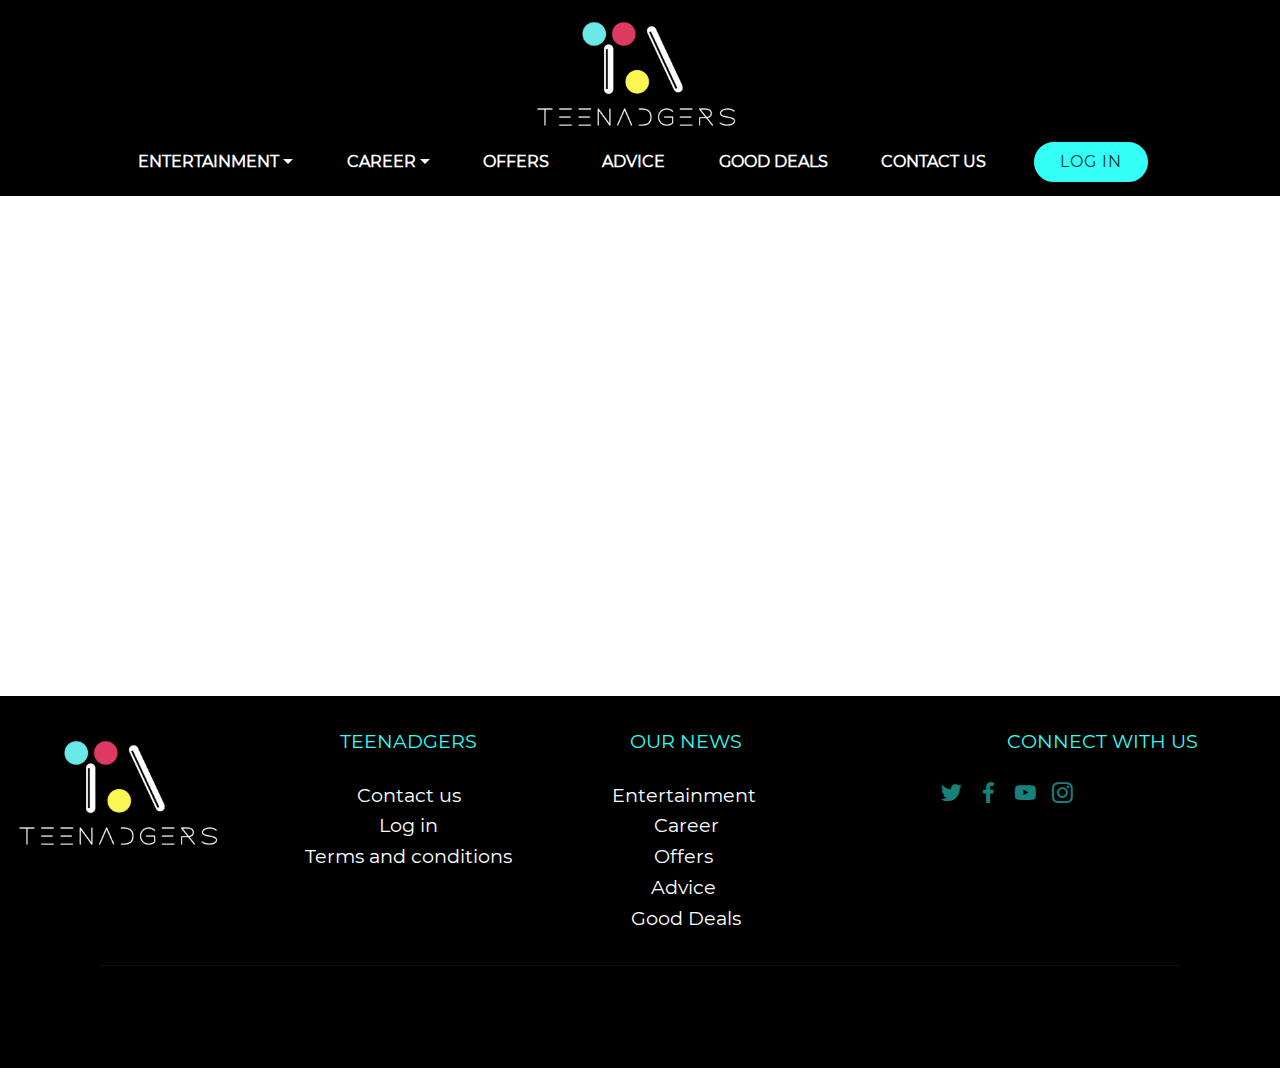
<file: page14.html>
<!DOCTYPE html>
<html  >
<head>
  
  <meta charset="UTF-8">
  <meta http-equiv="X-UA-Compatible" content="IE=edge">
  
  <meta name="viewport" content="width=device-width, initial-scale=1, minimum-scale=1">
  <link rel="shortcut icon" href="assets/images/logo-326x194.png" type="image/x-icon">
  <meta name="description" content="Website Builder Description">
  
  <title>Quizz netflix En</title>
  <link rel="stylesheet" href="assets/web/assets/mobirise-icons2/mobirise2.css">
  <link rel="stylesheet" href="assets/bootstrap/css/bootstrap.min.css">
  <link rel="stylesheet" href="assets/bootstrap/css/bootstrap-grid.min.css">
  <link rel="stylesheet" href="assets/bootstrap/css/bootstrap-reboot.min.css">
  <link rel="stylesheet" href="assets/facebook-plugin/style.css">
  <link rel="stylesheet" href="assets/dropdown/css/style.css">
  <link rel="stylesheet" href="assets/animatecss/animate.min.css">
  <link rel="stylesheet" href="assets/tether/tether.min.css">
  <link rel="stylesheet" href="assets/socicon/css/styles.css">
  <link rel="stylesheet" href="assets/theme/css/style.css">
  <link rel="stylesheet" href="assets/formoid-css/recaptcha.css">
  <link href="assets/fonts/style.css" rel="stylesheet">
  <link rel="preload" as="style" href="assets/mobirise/css/mbr-additional.css"><link rel="stylesheet" href="assets/mobirise/css/mbr-additional.css" type="text/css">
  
  
  
</head>
<body>
  <section class="menu cid-rN7fA42QzZ" once="menu" id="extMenu5-4u">
    


    <nav class="navbar navbar-dropdown navbar-expand-lg">
        <div class="navbar-brand">
            <span class="navbar-logo">
                <a href="index.html">
                    <img src="assets/images/logo-326x194.png" alt="" title="" style="height: 8rem;">
                </a>
            </span>
            
        </div>
        <button class="navbar-toggler" type="button" data-toggle="collapse" data-target="#navbarSupportedContent" aria-controls="navbarNavAltMarkup" aria-expanded="false" aria-label="Toggle navigation">
            <div class="hamburger">
                <span></span>
                <span></span>
                <span></span>
                <span></span>
            </div>
        </button>
        
        
        <div class="collapse navbar-collapse" id="navbarSupportedContent">
            <ul class="navbar-nav nav-dropdown" data-app-modern-menu="true"><li class="nav-item dropdown"><a class="nav-link link dropdown-toggle text-danger display-4" aria-expanded="false" data-toggle="dropdown-submenu">ENTERTAINMENT</a><div class="dropdown-menu"><a class="dropdown-item text-danger display-4" href="page9.html" aria-expanded="false">Music&nbsp;</a><a class="dropdown-item text-danger display-4" href="page1.html" aria-expanded="false">Artist of the week</a><a class="dropdown-item text-danger display-4" href="page10.html" aria-expanded="false">Series Reviews</a><a class="dropdown-item text-danger display-4" href="page11.html" aria-expanded="false">Movie reviews</a><a class="dropdown-item text-danger display-4" href="page12.html" aria-expanded="false">Nostalgia</a><a class="dropdown-item text-danger display-4" href="page8.html" aria-expanded="false">Lecture</a><a class="dropdown-item text-danger display-4" href="page14.html" aria-expanded="false">Quizz</a></div></li>
                <li class="nav-item dropdown open">
                    <a class="nav-link link dropdown-toggle text-danger display-4" href="https://sharon-webdesign.github.io/teenadgers/pagequizorientation" aria-expanded="true" data-toggle="dropdown-submenu">CAREER</a><div class="dropdown-menu"><a class="text-danger dropdown-item display-4" href="https://sharon-webdesign.github.io/teenadgers/pagequizorientation" aria-expanded="false">New Item</a></div><div class="dropdown-menu"><a class="dropdown-item text-danger display-4" href="page13.html" aria-expanded="false">Education Form</a><a class="dropdown-item text-danger display-4" href="page13.html" aria-expanded="false">Training Form</a><a class="dropdown-item text-danger display-4" href="https://sharon-webdesign.github.io/teenadgers/pagequizorientation" aria-expanded="false">Other</a></div></li>
                <li class="nav-item"><a class="nav-link link text-danger display-4" href="page3.html" aria-expanded="false">OFFERS</a>
                    
                </li>

                <li class="nav-item"><a class="nav-link link text-danger display-4" href="page4.html" aria-expanded="false">ADVICE</a></li>
                <li class="nav-item"><a class="nav-link link text-danger display-4" href="page2.html" aria-expanded="false">
                        GOOD DEALS</a></li><li class="nav-item"><a class="nav-link link text-danger display-4" href="page6.html" aria-expanded="false">
                        CONTACT US<br></a></li></ul>
            
            <div class="navbar-buttons px-2 mbr-section-btn"><a class="btn btn-sm btn-primary display-4" href="page7.html">LOG IN</a></div>
        </div>
    </nav>
</section>

<div id="custom-html-4v"><!-- Type valid HTML here -->
<div class="typeform-widget" data-url="https://sharon877062.typeform.com/to/WPLMSe" style="width: 100%; height: 500px;"></div> <script> (function() { var qs,js,q,s,d=document, gi=d.getElementById, ce=d.createElement, gt=d.getElementsByTagName, id="typef_orm", b="https://embed.typeform.com/"; if(!gi.call(d,id)) { js=ce.call(d,"script"); js.id=id; js.src=b+"embed.js"; q=gt.call(d,"script")[0]; q.parentNode.insertBefore(js,q) } })() </script></div>

<section class="mbr-section mbr-section__comments" id="facebook-comments-block-4w" data-rv-view="2978" style="background-color: rgb(0, 0, 0); padding-top: 0rem; padding-bottom: 0rem;">
         
    <div class="mbr-section__container mbr-section__container--isolated addons-container">
        <div class="addons-row">
            
            
           <div class="addons-container-inner" data-shortname="https-sharon-webdesign-github-io-teenadgers"><div class="disqusPlaceholder" data-numposts=""><h2>DISQUS COMMENTS WILL BE SHOWN ONLY WHEN YOUR SITE IS ONLINE</h2> <img src="assets/images/disqus-comments.jpg"></div></div>
        </div>
    </div>
</section>

<section class="footer4 cid-rOjhQB9TNF" id="footer4-4x">

    

    

    <div class="container">
        <div class="media-container-row content mbr-white">
            <div class="col-md-3 col-sm-4">
                <div class="mb-3 img-logo">
                    <a href="#">
                        <img src="assets/images/logo-326x194.png" alt="" title="">
                    </a>
                </div>
              
            </div>
              <div class="col-md-3 col-sm-4">
                <p class="mb-4 mbr-fonts-style foot-title display-7">
                    TEENADGERS</p>
                      <p class="mbr-text mbr-fonts-style mbr-links-column display-7">Contact us <br>Log in <br>Terms and conditions</p> 
            </div>
            
             <div class="col-md-3 col-sm-4">
                <p class="mb-4 mbr-fonts-style foot-title display-7">OUR NEWS</p>
                      <p class="mbr-text mbr-fonts-style mbr-links-column display-7">Entertainment&nbsp;<br>Career<br>Offers&nbsp;<br>Advice&nbsp;<br>Good Deals</p> 
            </div>
            
            <div class="col-md-4 offset-md-1 col-sm-12">
                
                
                
                <p class="mb-4 mbr-fonts-style foot-title display-7">
                    CONNECT WITH US
                </p>
                <div class="social-list pl-0 mb-0">
                        <div class="soc-item">
                            <a href="https://twitter.com/mobirise" target="_blank">
                                <span class="mbr-iconfont mbr-iconfont-social socicon-twitter socicon" style="color: rgb(51, 255, 246); fill: rgb(51, 255, 246);"></span>
                            </a>
                        </div>
                        <div class="soc-item">
                            <a href="https://www.facebook.com/pages/Mobirise/1616226671953247" target="_blank">
                                <span class="mbr-iconfont mbr-iconfont-social socicon-facebook socicon" style="color: rgb(51, 255, 246); fill: rgb(51, 255, 246);"></span>
                            </a>
                        </div>
                        <div class="soc-item">
                            <a href="https://www.youtube.com/c/mobirise" target="_blank">
                                <span class="mbr-iconfont mbr-iconfont-social socicon-youtube socicon" style="color: rgb(51, 255, 246); fill: rgb(51, 255, 246);"></span>
                            </a>
                        </div>
                        <div class="soc-item">
                            <a href="https://instagram.com/mobirise" target="_blank">
                                <span class="mbr-iconfont mbr-iconfont-social socicon-instagram socicon" style="color: rgb(51, 255, 246); fill: rgb(51, 255, 246);"></span>
                            </a>
                        </div>
                        
                        
                </div>
            </div>
        </div>
        <div class="footer-lower">
            <div class="media-container-row">
                <div class="col-sm-12">
                    <hr>
                </div>
            </div>
            <div class="media-container-row mbr-white">
                <div class="col-sm-12 copyright">
                    <p class="mbr-text mbr-fonts-style display-7"></p><p>
                        © Copyright 2020 Teenadgers - All Rights Reserved&nbsp;&nbsp;| Réalised &nbsp;by &nbsp;SMCNS DC Prepa DIgital Campus &nbsp; &nbsp;&nbsp;&nbsp;&nbsp;&nbsp;&nbsp;&nbsp;&nbsp;&nbsp;&nbsp;&nbsp;&nbsp;&nbsp;&nbsp;&nbsp;&nbsp;&nbsp;&nbsp;&nbsp;&nbsp;&nbsp;&nbsp;&nbsp;&nbsp;</p><p></p>
                </div>
            </div>
        </div>
    </div>
</section>


  <script src="assets/web/assets/jquery/jquery.min.js"></script>
  <script src="assets/popper/popper.min.js"></script>
  <script src="assets/bootstrap/js/bootstrap.min.js"></script>
  <script src="https://connect.facebook.net/en_US/sdk.js#xfbml=1&version=v2.5"></script>
  <script src="https://apis.google.com/js/plusone.js"></script>
  <script src="assets/facebook-plugin/facebook-script.js"></script>
  <script src="assets/smoothscroll/smooth-scroll.js"></script>
  <script src="assets/dropdown/js/nav-dropdown.js"></script>
  <script src="assets/dropdown/js/navbar-dropdown.js"></script>
  <script src="assets/touchswipe/jquery.touch-swipe.min.js"></script>
  <script src="assets/viewportchecker/jquery.viewportchecker.js"></script>
  <script src="assets/tether/tether.min.js"></script>
  <script src="assets/theme/js/script.js"></script>
  <script src="assets/formoid/formoid.min.js"></script>
  
  
  <input name="animation" type="hidden">
  </body>
</html>
</file>
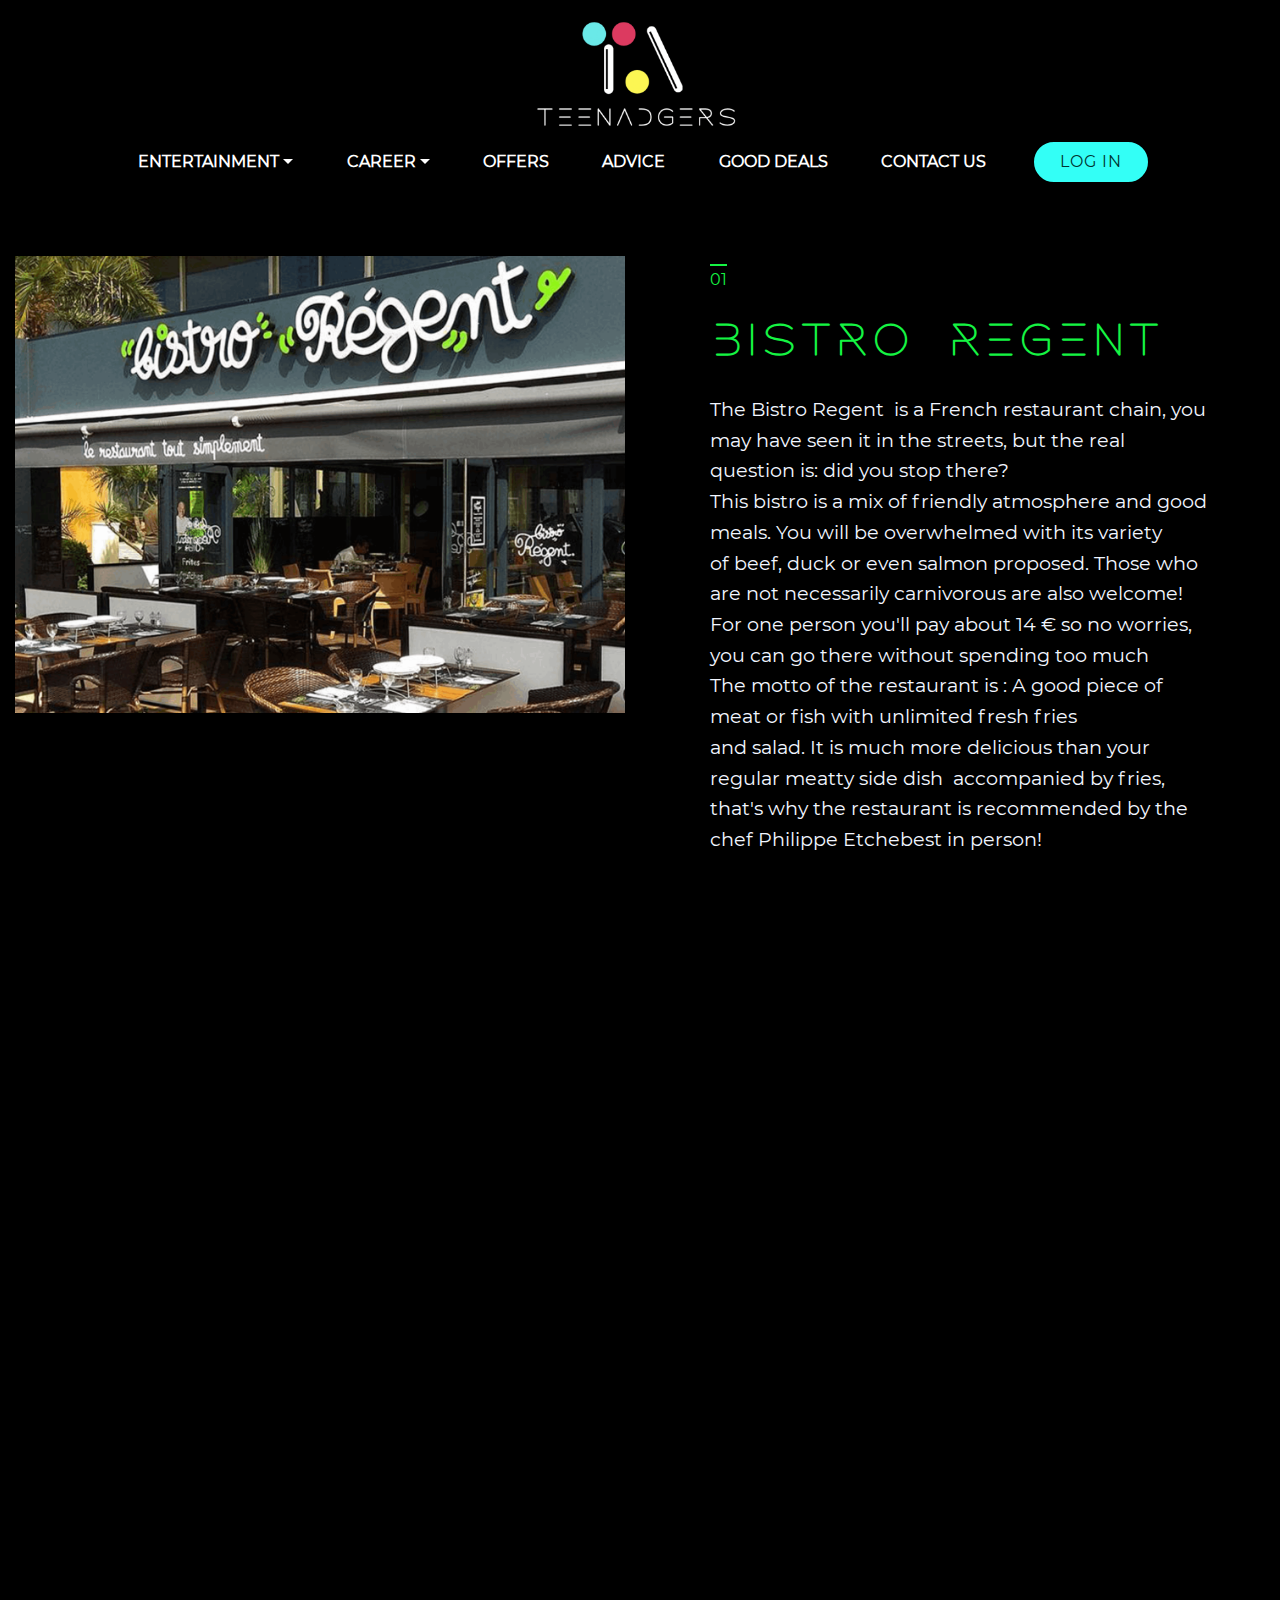
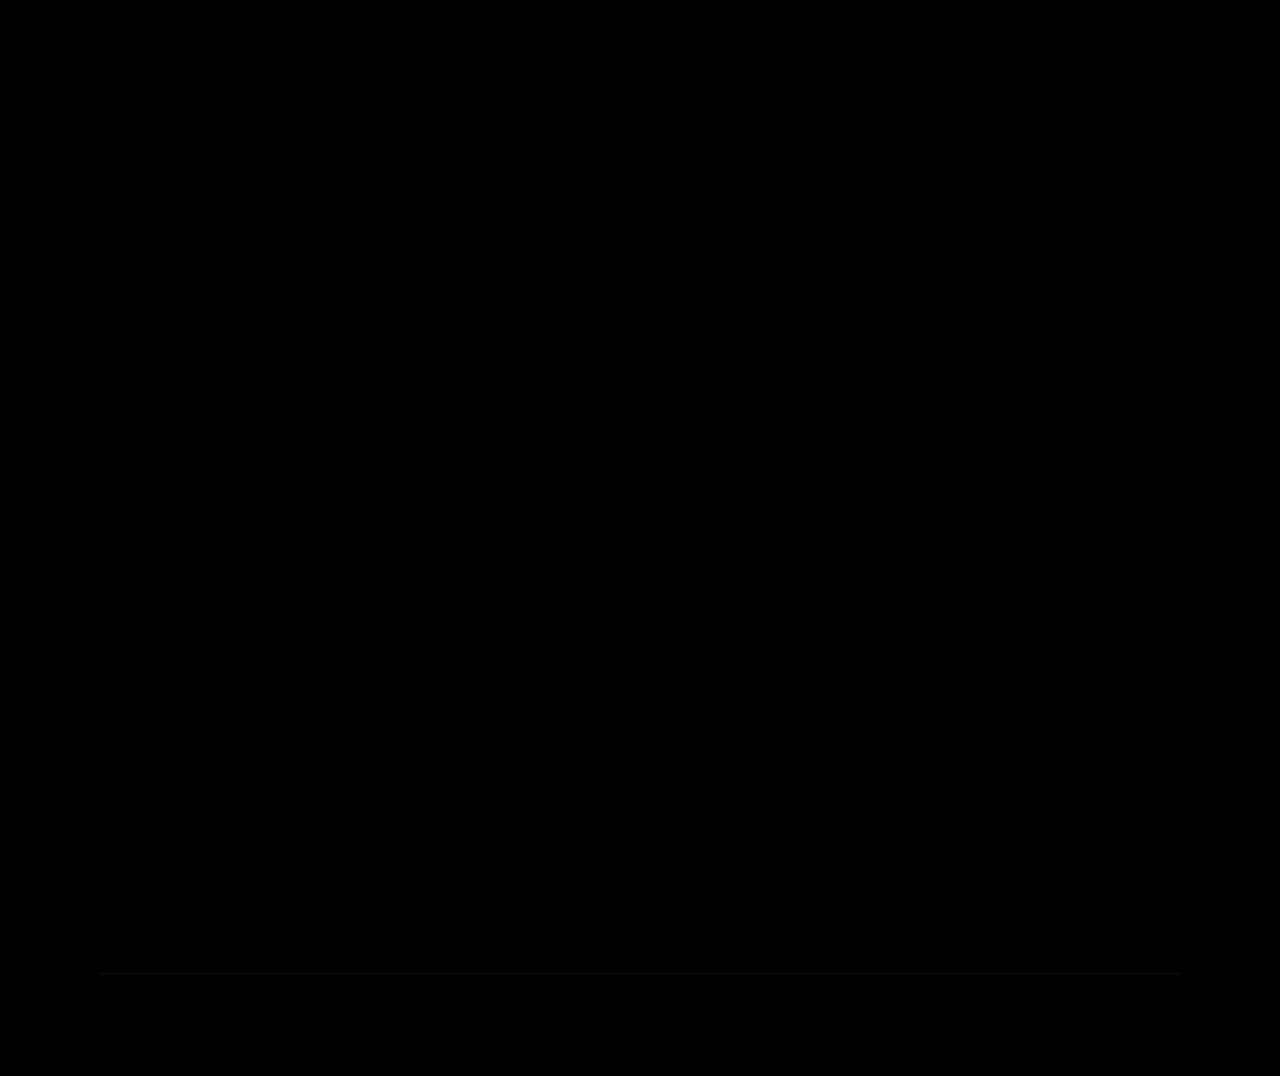
<file: page2.html>
<!DOCTYPE html>
<html  >
<head>
  
  <meta charset="UTF-8">
  <meta http-equiv="X-UA-Compatible" content="IE=edge">
  
  <meta name="viewport" content="width=device-width, initial-scale=1, minimum-scale=1">
  <link rel="shortcut icon" href="assets/images/logo-326x194.png" type="image/x-icon">
  <meta name="description" content="Web Page Builder Description">
  
  <title>Bons Plans Restau</title>
  <link rel="stylesheet" href="assets/web/assets/mobirise-icons2/mobirise2.css">
  <link rel="stylesheet" href="assets/bootstrap/css/bootstrap.min.css">
  <link rel="stylesheet" href="assets/bootstrap/css/bootstrap-grid.min.css">
  <link rel="stylesheet" href="assets/bootstrap/css/bootstrap-reboot.min.css">
  <link rel="stylesheet" href="assets/socicon/css/styles.css">
  <link rel="stylesheet" href="assets/dropdown/css/style.css">
  <link rel="stylesheet" href="assets/animatecss/animate.min.css">
  <link rel="stylesheet" href="assets/tether/tether.min.css">
  <link rel="stylesheet" href="assets/theme/css/style.css">
  <link rel="stylesheet" href="assets/formoid-css/recaptcha.css">
  <link href="assets/fonts/style.css" rel="stylesheet">
  <link rel="preload" as="style" href="assets/mobirise/css/mbr-additional.css"><link rel="stylesheet" href="assets/mobirise/css/mbr-additional.css" type="text/css">
  
  
  
</head>
<body>
  <section class="menu cid-rN7fA42QzZ" once="menu" id="extMenu5-c">
    


    <nav class="navbar navbar-dropdown navbar-expand-lg">
        <div class="navbar-brand">
            <span class="navbar-logo">
                <a href="index.html">
                    <img src="assets/images/logo-326x194.png" alt="" title="" style="height: 8rem;">
                </a>
            </span>
            
        </div>
        <button class="navbar-toggler" type="button" data-toggle="collapse" data-target="#navbarSupportedContent" aria-controls="navbarNavAltMarkup" aria-expanded="false" aria-label="Toggle navigation">
            <div class="hamburger">
                <span></span>
                <span></span>
                <span></span>
                <span></span>
            </div>
        </button>
        
        
        <div class="collapse navbar-collapse" id="navbarSupportedContent">
            <ul class="navbar-nav nav-dropdown" data-app-modern-menu="true"><li class="nav-item dropdown"><a class="nav-link link dropdown-toggle text-danger display-4" aria-expanded="false" data-toggle="dropdown-submenu">ENTERTAINMENT</a><div class="dropdown-menu"><a class="dropdown-item text-danger display-4" href="page9.html" aria-expanded="false">Music&nbsp;</a><a class="dropdown-item text-danger display-4" href="page1.html" aria-expanded="false">Artist of the week</a><a class="dropdown-item text-danger display-4" href="page10.html" aria-expanded="false">Series Reviews</a><a class="dropdown-item text-danger display-4" href="page11.html" aria-expanded="false">Movie reviews</a><a class="dropdown-item text-danger display-4" href="page12.html" aria-expanded="false">Nostalgia</a><a class="dropdown-item text-danger display-4" href="page8.html" aria-expanded="false">Lecture</a><a class="dropdown-item text-danger display-4" href="page14.html" aria-expanded="false">Quizz</a></div></li>
                <li class="nav-item dropdown open">
                    <a class="nav-link link dropdown-toggle text-danger display-4" href="https://sharon-webdesign.github.io/teenadgers/pagequizorientation" aria-expanded="true" data-toggle="dropdown-submenu">CAREER</a><div class="dropdown-menu"><a class="text-danger dropdown-item display-4" href="https://sharon-webdesign.github.io/teenadgers/pagequizorientation" aria-expanded="false">New Item</a></div><div class="dropdown-menu"><a class="dropdown-item text-danger display-4" href="page13.html" aria-expanded="false">Education Form</a><a class="dropdown-item text-danger display-4" href="page13.html" aria-expanded="false">Training Form</a><a class="dropdown-item text-danger display-4" href="https://sharon-webdesign.github.io/teenadgers/pagequizorientation" aria-expanded="false">Other</a></div></li>
                <li class="nav-item"><a class="nav-link link text-danger display-4" href="page3.html" aria-expanded="false">OFFERS</a>
                    
                </li>

                <li class="nav-item"><a class="nav-link link text-danger display-4" href="page4.html" aria-expanded="false">ADVICE</a></li>
                <li class="nav-item"><a class="nav-link link text-danger display-4" href="page2.html" aria-expanded="false">
                        GOOD DEALS</a></li><li class="nav-item"><a class="nav-link link text-danger display-4" href="page6.html" aria-expanded="false">
                        CONTACT US<br></a></li></ul>
            
            <div class="navbar-buttons px-2 mbr-section-btn"><a class="btn btn-sm btn-primary display-4" href="page7.html">LOG IN</a></div>
        </div>
    </nav>
</section>

<section class="extСontent cid-rN84ctQpba" id="extContent11-y">
    
    
    <div class="container">
        <div class="row">
            <div class="col-lg-6 img-col">
                <img src="assets/images/restau-bistro-regent-1440x1080.png" alt="" title="">
            </div>
            <div class="col-lg-6 title-col m-auto align-left">
                <div class="text-wrap align-left">
                    <h3 class="number mbr-medium mbr-black mbr-fonts-style display-4">01</h3>
                    <h2 class="mbr-section-title py-4 mbr-semibold mbr-black mbr-fonts-style display-2"><strong>bistro Regent</strong></h2>
                    <p class="mbr-text mbr-black mbr-regular mbr-light mbr-fonts-style display-7">The Bistro Regent &nbsp;is a French restaurant chain, you may have seen it in&nbsp;the streets, but the real question is: did you stop there?
<br>This bistro is a mix of friendly atmosphere and good meals. You will be overwhelmed with its variety of&nbsp;beef, duck or even salmon proposed. Those who are not necessarily carnivorous are
also welcome! For one person you'll pay about 14 € so no worries, you can go there without spending&nbsp;too much
<br>The motto of the restaurant is : A good piece of meat or fish with unlimited fresh fries
<br>and salad. It is much more delicious than your regular meatty side dish &nbsp;accompanied by fries, that's why the restaurant is recommended by the chef Philippe Etchebest in person!</p>
                </div>
            </div>
        </div>
    </div>
</section>

<section class="extСontent cid-rNoJEq0ZxZ" id="extContent11-23">
    
    
    <div class="container">
        <div class="row">
            <div class="col-lg-6 img-col">
                <img src="assets/images/restau-moma-770x431.png" alt="" title="">
            </div>
            <div class="col-lg-6 title-col m-auto align-left">
                <div class="text-wrap align-left">
                    <h3 class="number mbr-medium mbr-black mbr-fonts-style display-4">02</h3>
                    <h2 class="mbr-section-title py-4 mbr-semibold mbr-black mbr-fonts-style display-2"><strong>Le moma</strong></h2>
                    <p class="mbr-text mbr-black mbr-regular mbr-light mbr-fonts-style display-7">Le Moma is a restaurant only present in Lyon around the Saint-Nizier Church. One of our editors went there some time ago and came back full of praises for this place, so we have to share it with you.&nbsp;The restaurant offers tapas, hot dishes. Their revisited Tapas is loved by many, and made the restaurant a hot spot for couples. You can find ravioli of foie gras, such as scallop ceviche
<br>or a piece of black angus beef, all in tapas format to share. Despite its quality, you can get full for as cheap as 15€. Considering the quality of the dishes it is worth it.&nbsp;</p>
                </div>
            </div>
        </div>
    </div>
</section>

<section class="extСontent cid-rN84kb60T5" id="extContent11-z">
    
    
    <div class="container">
        <div class="row">
            <div class="col-lg-6 img-col">
          
                <img src="assets/images/restau-cafe-thomas-783x522.png" alt="" title="">
            </div>
            <div class="col-lg-6 title-col m-auto align-left">
                <div class="text-wrap align-left">
                    <h3 class="number mbr-medium mbr-black mbr-fonts-style display-4">03</h3>
                    <h2 class="mbr-section-title py-4 mbr-semibold mbr-black mbr-fonts-style display-2"><strong>Le cafÉ thomas</strong></h2>
                    <p class="mbr-text mbr-black mbr-regular mbr-light mbr-fonts-style display-7">Admist all the offices of Lyon's second arrondissement, there is an idyll for afterworks accompanied by Spanish tapas and good wine. High tables are placed all over the establishment around barrels that serve as tables. All this in a very cosy, cool and hassle-free atmosphere. <br>Perfect for meetings with friends, you can share many Spanish style tapas, tortillas, pan con tomato or marinated shrimps. &nbsp;The prices are not excessive, the tapas vary between 1 and 6€. And this is also the case for most alcoholic drinks, which are popular with local students who enjoy them with their cheap student meals.<br></p>
                </div>
            </div>
        </div>
    </div>
</section>

<section class="footer4 cid-rNdF8c8PE5" id="footer4-1n">

    

    

    <div class="container">
        <div class="media-container-row content mbr-white">
            <div class="col-md-3 col-sm-4">
                <div class="mb-3 img-logo">
                    <a href="#">
                        <img src="assets/images/logo-326x194.png" alt="" title="">
                    </a>
                </div>
              
            </div>
              <div class="col-md-3 col-sm-4">
                <p class="mb-4 mbr-fonts-style foot-title display-7">
                    TEENADGERS</p>
                      <p class="mbr-text mbr-fonts-style mbr-links-column display-7">Contact us 
<br>Log in 
<br>Terms and conditions</p> 
            </div>
            
             <div class="col-md-3 col-sm-4">
                <p class="mb-4 mbr-fonts-style foot-title display-7">
                    OUR NEWS</p>
                      <p class="mbr-text mbr-fonts-style mbr-links-column display-7">Entertainment 
<br>Career
<br>Offers 
<br>Advice 
<br>Good Deals</p> 
            </div>
            
            <div class="col-md-4 offset-md-1 col-sm-12">
                
                
                
                <p class="mb-4 mbr-fonts-style foot-title display-7">
                    CONNECT WITH US
                </p>
                <div class="social-list pl-0 mb-0">
                        <div class="soc-item">
                            <a href="https://twitter.com/mobirise" target="_blank">
                                <span class="mbr-iconfont mbr-iconfont-social socicon-twitter socicon" style="color: rgb(21, 244, 67); fill: rgb(21, 244, 67);"></span>
                            </a>
                        </div>
                        <div class="soc-item">
                            <a href="https://www.facebook.com/pages/Mobirise/1616226671953247" target="_blank">
                                <span class="mbr-iconfont mbr-iconfont-social socicon-facebook socicon" style="color: rgb(21, 244, 67); fill: rgb(21, 244, 67);"></span>
                            </a>
                        </div>
                        <div class="soc-item">
                            <a href="https://www.youtube.com/c/mobirise" target="_blank">
                                <span class="mbr-iconfont mbr-iconfont-social socicon-youtube socicon" style="color: rgb(21, 244, 67); fill: rgb(21, 244, 67);"></span>
                            </a>
                        </div>
                        <div class="soc-item">
                            <a href="https://instagram.com/mobirise" target="_blank">
                                <span class="mbr-iconfont mbr-iconfont-social socicon-instagram socicon" style="color: rgb(21, 244, 67); fill: rgb(21, 244, 67);"></span>
                            </a>
                        </div>
                        
                        
                </div>
            </div>
        </div>
        <div class="footer-lower">
            <div class="media-container-row">
                <div class="col-sm-12">
                    <hr>
                </div>
            </div>
            <div class="media-container-row mbr-white">
                <div class="col-sm-12 copyright">
                    <p class="mbr-text mbr-fonts-style display-7"></p><p>
                        © Copyright 2020 Teenadgers - All Rights Reserved  | Made by the team SMCNS DC Prepa DIgital Campus                           </p><p></p>
                </div>
            </div>
        </div>
    </div>
</section>


  <script src="assets/web/assets/jquery/jquery.min.js"></script>
  <script src="assets/popper/popper.min.js"></script>
  <script src="assets/bootstrap/js/bootstrap.min.js"></script>
  <script src="assets/smoothscroll/smooth-scroll.js"></script>
  <script src="assets/dropdown/js/nav-dropdown.js"></script>
  <script src="assets/dropdown/js/navbar-dropdown.js"></script>
  <script src="assets/touchswipe/jquery.touch-swipe.min.js"></script>
  <script src="assets/viewportchecker/jquery.viewportchecker.js"></script>
  <script src="assets/tether/tether.min.js"></script>
  <script src="assets/theme/js/script.js"></script>
  <script src="assets/formoid/formoid.min.js"></script>
  
  
  <input name="animation" type="hidden">
  </body>
</html>
</file>
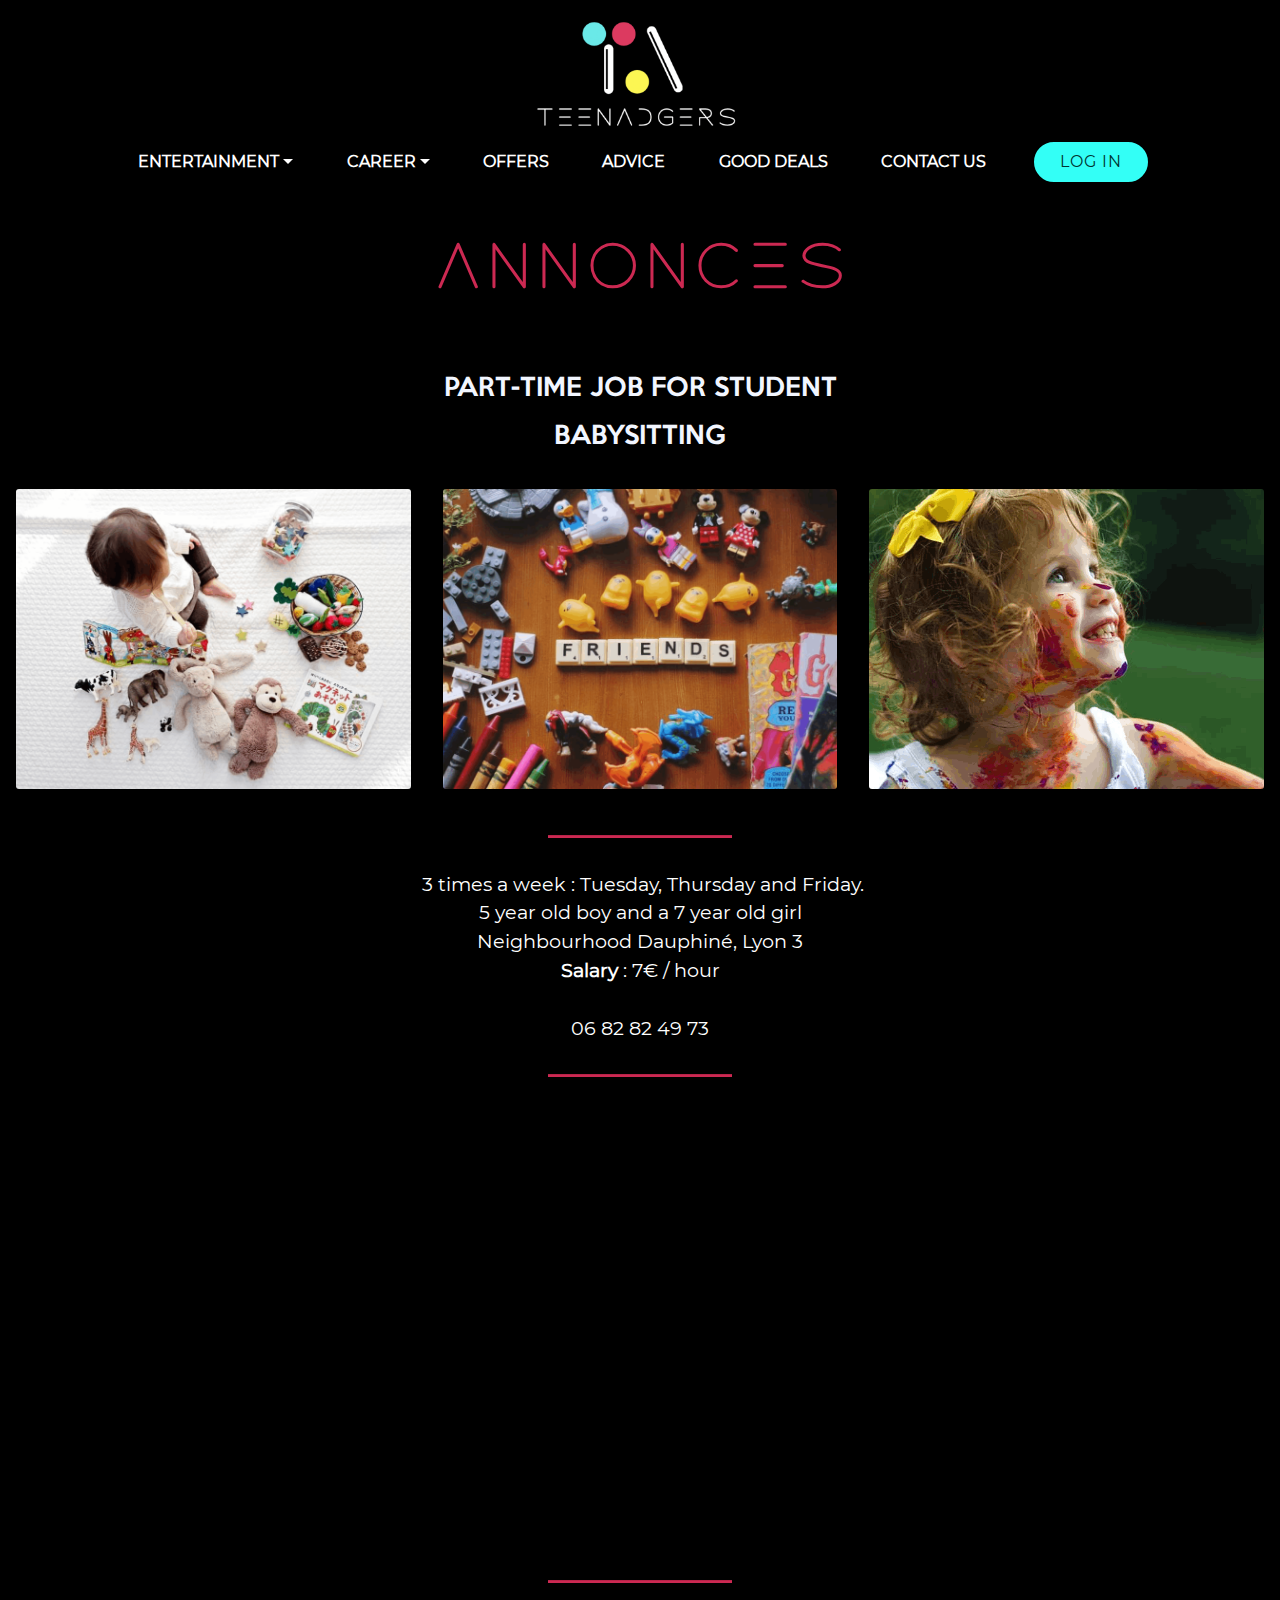
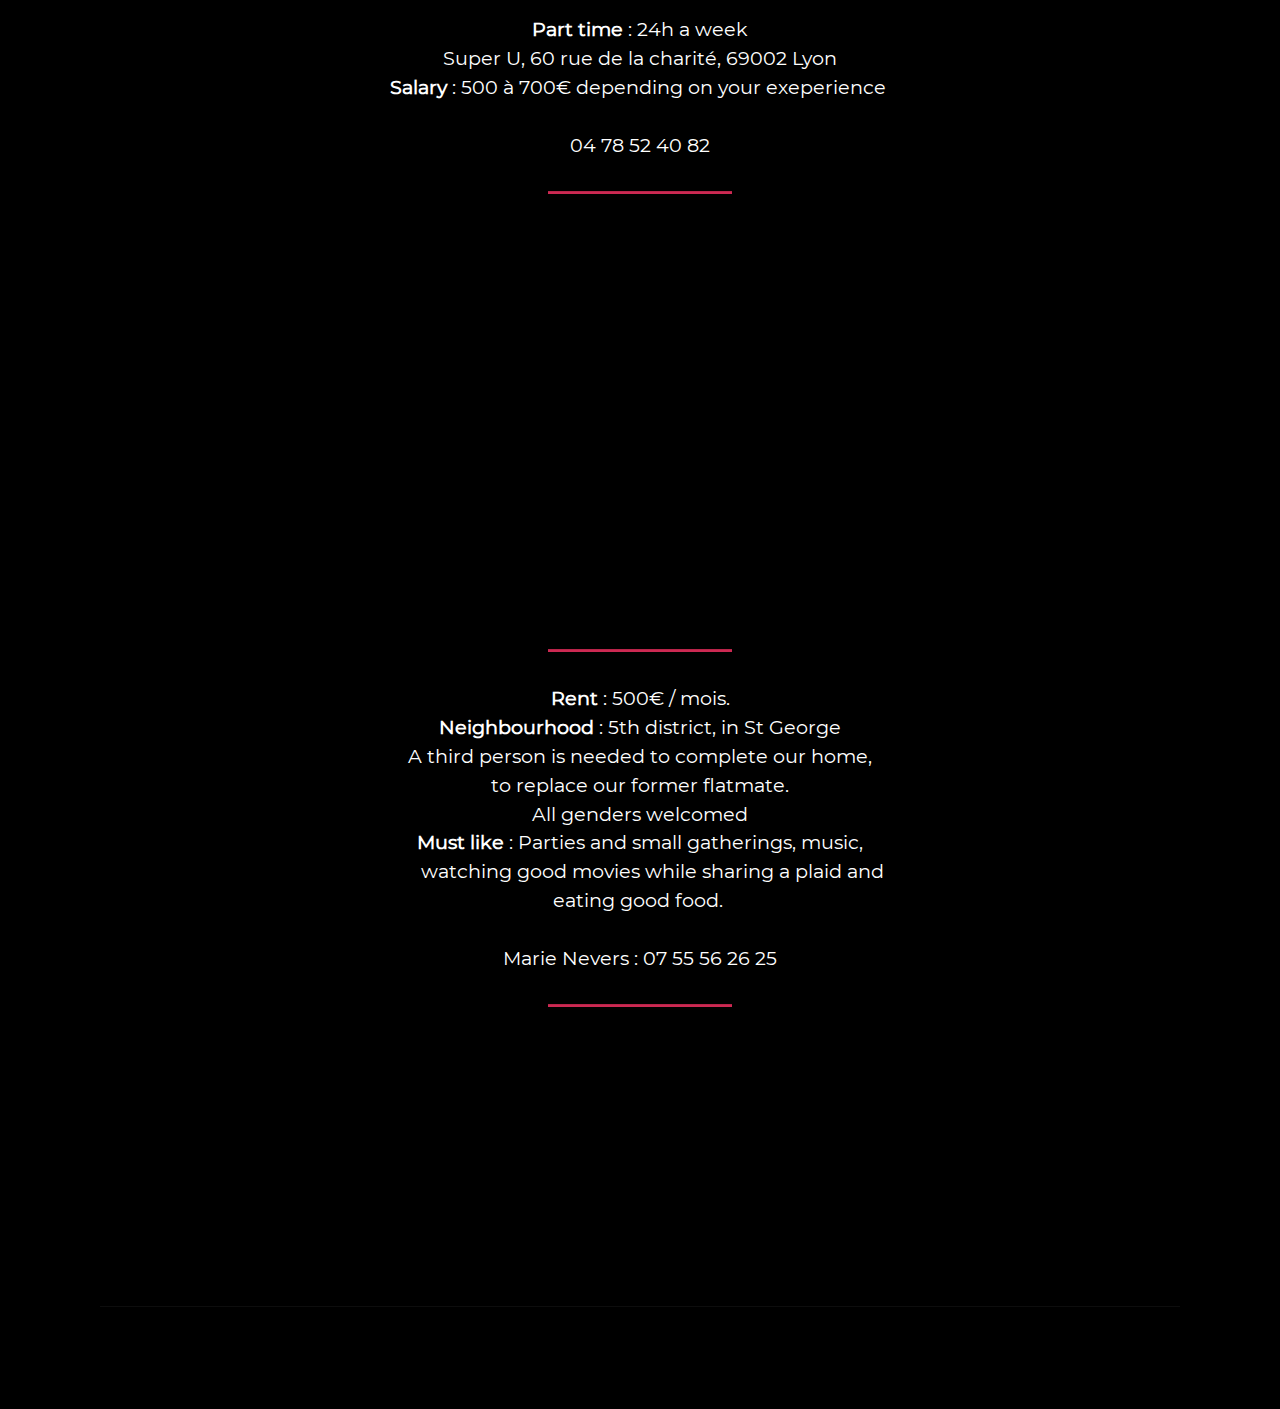
<file: page3.html>
<!DOCTYPE html>
<html  >
<head>
  
  <meta charset="UTF-8">
  <meta http-equiv="X-UA-Compatible" content="IE=edge">
  
  <meta name="viewport" content="width=device-width, initial-scale=1, minimum-scale=1">
  <link rel="shortcut icon" href="assets/images/logo-326x194.png" type="image/x-icon">
  <meta name="description" content="Website Creator Description">
  
  <title>Annonces</title>
  <link rel="stylesheet" href="assets/web/assets/mobirise-icons2/mobirise2.css">
  <link rel="stylesheet" href="assets/bootstrap/css/bootstrap.min.css">
  <link rel="stylesheet" href="assets/bootstrap/css/bootstrap-grid.min.css">
  <link rel="stylesheet" href="assets/bootstrap/css/bootstrap-reboot.min.css">
  <link rel="stylesheet" href="assets/socicon/css/styles.css">
  <link rel="stylesheet" href="assets/dropdown/css/style.css">
  <link rel="stylesheet" href="assets/animatecss/animate.min.css">
  <link rel="stylesheet" href="assets/tether/tether.min.css">
  <link rel="stylesheet" href="assets/theme/css/style.css">
  <link rel="stylesheet" href="assets/formoid-css/recaptcha.css">
  <link href="assets/fonts/style.css" rel="stylesheet">
  <link rel="preload" as="style" href="assets/mobirise/css/mbr-additional.css"><link rel="stylesheet" href="assets/mobirise/css/mbr-additional.css" type="text/css">
  
  
  
</head>
<body>
  <section class="menu cid-rN7fA42QzZ" once="menu" id="extMenu5-d">
    


    <nav class="navbar navbar-dropdown navbar-expand-lg">
        <div class="navbar-brand">
            <span class="navbar-logo">
                <a href="index.html">
                    <img src="assets/images/logo-326x194.png" alt="" title="" style="height: 8rem;">
                </a>
            </span>
            
        </div>
        <button class="navbar-toggler" type="button" data-toggle="collapse" data-target="#navbarSupportedContent" aria-controls="navbarNavAltMarkup" aria-expanded="false" aria-label="Toggle navigation">
            <div class="hamburger">
                <span></span>
                <span></span>
                <span></span>
                <span></span>
            </div>
        </button>
        
        
        <div class="collapse navbar-collapse" id="navbarSupportedContent">
            <ul class="navbar-nav nav-dropdown" data-app-modern-menu="true"><li class="nav-item dropdown"><a class="nav-link link dropdown-toggle text-danger display-4" aria-expanded="false" data-toggle="dropdown-submenu">ENTERTAINMENT</a><div class="dropdown-menu"><a class="dropdown-item text-danger display-4" href="page9.html" aria-expanded="false">Music&nbsp;</a><a class="dropdown-item text-danger display-4" href="page1.html" aria-expanded="false">Artist of the week</a><a class="dropdown-item text-danger display-4" href="page10.html" aria-expanded="false">Series Reviews</a><a class="dropdown-item text-danger display-4" href="page11.html" aria-expanded="false">Movie reviews</a><a class="dropdown-item text-danger display-4" href="page12.html" aria-expanded="false">Nostalgia</a><a class="dropdown-item text-danger display-4" href="page8.html" aria-expanded="false">Lecture</a><a class="dropdown-item text-danger display-4" href="page14.html" aria-expanded="false">Quizz</a></div></li>
                <li class="nav-item dropdown open">
                    <a class="nav-link link dropdown-toggle text-danger display-4" href="https://sharon-webdesign.github.io/teenadgers/pagequizorientation" aria-expanded="true" data-toggle="dropdown-submenu">CAREER</a><div class="dropdown-menu"><a class="text-danger dropdown-item display-4" href="https://sharon-webdesign.github.io/teenadgers/pagequizorientation" aria-expanded="false">New Item</a></div><div class="dropdown-menu"><a class="dropdown-item text-danger display-4" href="page13.html" aria-expanded="false">Education Form</a><a class="dropdown-item text-danger display-4" href="page13.html" aria-expanded="false">Training Form</a><a class="dropdown-item text-danger display-4" href="https://sharon-webdesign.github.io/teenadgers/pagequizorientation" aria-expanded="false">Other</a></div></li>
                <li class="nav-item"><a class="nav-link link text-danger display-4" href="page3.html" aria-expanded="false">OFFERS</a>
                    
                </li>

                <li class="nav-item"><a class="nav-link link text-danger display-4" href="page4.html" aria-expanded="false">ADVICE</a></li>
                <li class="nav-item"><a class="nav-link link text-danger display-4" href="page2.html" aria-expanded="false">
                        GOOD DEALS</a></li><li class="nav-item"><a class="nav-link link text-danger display-4" href="page6.html" aria-expanded="false">
                        CONTACT US<br></a></li></ul>
            
            <div class="navbar-buttons px-2 mbr-section-btn"><a class="btn btn-sm btn-primary display-4" href="page7.html">LOG IN</a></div>
        </div>
    </nav>
</section>

<section class="header1 cid-rNKplzKotV" id="header16-3y">

    

    

    <div class="container">
        <div class="row justify-content-md-center">
            <div class="col-md-10 align-center">
                <h1 class="mbr-section-title mbr-bold pb-3 mbr-fonts-style display-1">
                    ANNONCES</h1>
                
                
                
            </div>
        </div>
    </div>

</section>

<section class="extGallery cid-rNKjWVB5Ji" id="extGallery5-3r">

    

    
    
    <div class="container-fluid">
        <div class="row">
             <div class="col-12 col-md-12">
            <h3 class="title pb-3 mbr-fonts-style display-5">PART-TIME JOB FOR STUDENT<br><br>BABYSITTING</h3>
            </div>
            
            <div class="card p-3 col-12 col-md-6 col-lg-4">
                <div class="card-wrapper">
                    <div class="card-img">
                        <img src="assets/images/bb1-948x629.png" alt="" title="">
                    </div>
                    <div class="card-box">
                        
                        
                    </div>
                </div>
            </div>

            <div class="card p-3 col-12 col-md-6 col-lg-4">
                <div class="card-wrapper">
                    <div class="card-img">
                        <img src="assets/images/enfant-948x632.png" alt="" title="">
                    </div>
                    <div class="card-box ">
                        
                        
                    </div>
                </div>
            </div>

            <div class="card p-3 col-12 col-md-6 col-lg-4">
                <div class="card-wrapper">
                    <div class="card-img">
                        <img src="assets/images/bb2-637x960.png" alt="" title="">
                    </div>
                    <div class="card-box">
                        
                        
                    </div>
                </div>
            </div>

            
        </div>
    </div>
</section>

<section class="mbr-section article content10 cid-rNKlLxz2zp" id="content10-3t">
    
     

    <div class="container">
        <div class="inner-container" style="width: 66%;">
            <hr class="line" style="width: 25%;">
            <div class="section-text align-center mbr-white mbr-fonts-style display-7">&nbsp;3 times a week : Tuesday, Thursday and Friday.
<div>5 year old boy and a 7 year old girl</div><div><span style="font-size: 1.2rem;">Neighbourhood Dauphiné, Lyon 3</span></div><div><strong>Salary</strong>&nbsp;: 7€ / hour</div><br><div>06 82 82 49 73</div></div>
            <hr class="line" style="width: 25%;">
        </div>
    </div>
</section>

<section class="extGallery cid-rNKmoPVS5f" id="extGallery5-3u">

    

    
    
    <div class="container-fluid">
        <div class="row">
             <div class="col-12 col-md-12">
            <h3 class="title pb-3 mbr-fonts-style display-5">SUMMER JOB / PART-TIME JOB<br><br>CASHIER</h3>
            </div>
            
            <div class="card p-3 col-12 col-md-6">
                <div class="card-wrapper">
                    <div class="card-img">
                        <img src="assets/images/caissiere-948x533.png" alt="" title="">
                    </div>
                    <div class="card-box">
                        
                        
                    </div>
                </div>
            </div>

            <div class="card p-3 col-12 col-md-6">
                <div class="card-wrapper">
                    <div class="card-img">
                        <img src="assets/images/superu2-960x387.png" alt="" title="">
                    </div>
                    <div class="card-box ">
                        
                        
                    </div>
                </div>
            </div>

            

            
        </div>
    </div>
</section>

<section class="mbr-section article content10 cid-rNKnhsYa1N" id="content10-3v">
    
     

    <div class="container">
        <div class="inner-container" style="width: 66%;">
            <hr class="line" style="width: 25%;">
            <div class="section-text align-center mbr-white mbr-fonts-style display-7"><strong>Part time</strong>&nbsp;: 24h a week<div>Super U, 60 rue de la charité, 69002 Lyon</div><div><span style="font-size: 1.2rem;"><strong>Salary</strong> : 500 à 700€ depending on your exeperience&nbsp;</span></div><br><div><span style="font-size: 1.2rem;">04 78 52 40 82</span><br></div></div>
            <hr class="line" style="width: 25%;">
        </div>
    </div>
</section>

<section class="extGallery cid-rNKnUWsfML" id="extGallery5-3w">

    

    
    
    <div class="container-fluid">
        <div class="row">
             <div class="col-12 col-md-12">
            <h3 class="title pb-3 mbr-fonts-style display-5">SHARE-HOUSE</h3>
            </div>
            
            <div class="card p-3 col-12 col-md-6 col-lg-4">
                <div class="card-wrapper">
                    <div class="card-img">
                        <img src="assets/images/appartvudehaut-691x564.png" alt="" title="">
                    </div>
                    <div class="card-box">
                        
                        
                    </div>
                </div>
            </div>

            <div class="card p-3 col-12 col-md-6 col-lg-4">
                <div class="card-wrapper">
                    <div class="card-img">
                        <img src="assets/images/deborah-cortelazzi-grequcuxqli-unsplash-948x632.jpg" alt="" title="">
                    </div>
                    <div class="card-box ">
                        
                        
                    </div>
                </div>
            </div>

            <div class="card p-3 col-12 col-md-6 col-lg-4">
                <div class="card-wrapper">
                    <div class="card-img">
                        <img src="assets/images/photoappart-1-563x650.png" alt="" title="">
                    </div>
                    <div class="card-box">
                        
                        
                    </div>
                </div>
            </div>

            
        </div>
    </div>
</section>

<section class="mbr-section article content10 cid-rNKnVqgy2s" id="content10-3x">
    
     

    <div class="container">
        <div class="inner-container" style="width: 66%;">
            <hr class="line" style="width: 25%;">
            <div class="section-text align-center mbr-white mbr-fonts-style display-7"><strong>Rent</strong> : 500€ / mois. 
<div><strong>Neighbourhood</strong>&nbsp;: 5th district, in St George
</div><div>A third person is needed to complete our home,</div><div>to replace&nbsp;<span style="font-size: 1.2rem;">our former flatmate.</span></div><div>All genders welcomed</div><div><strong>Must like</strong> : Parties and small gatherings, music, 
</div><div>&nbsp; &nbsp; &nbsp;watching good movies while sharing a plaid and</div><div><span style="font-size: 1.2rem;">eating good food.&nbsp;</span></div><br><div>Marie Nevers : 07 55 56 26 25</div></div>
            <hr class="line" style="width: 25%;">
        </div>
    </div>
</section>

<section class="footer4 cid-rNdF1QJDAu" id="footer4-1m">

    

    

    <div class="container">
        <div class="media-container-row content mbr-white">
            <div class="col-md-3 col-sm-4">
                <div class="mb-3 img-logo">
                    <a href="#">
                        <img src="assets/images/logo-326x194.png" alt="" title="">
                    </a>
                </div>
              
            </div>
              <div class="col-md-3 col-sm-4">
                <p class="mb-4 mbr-fonts-style foot-title display-7">
                    TEENADGERS</p>
                      <p class="mbr-text mbr-fonts-style mbr-links-column display-7">Contact us 
<br>Log in 
<br>Terms and conditions<br></p> 
            </div>
            
             <div class="col-md-3 col-sm-4">
                <p class="mb-4 mbr-fonts-style foot-title display-7">
                    OUR NEWS</p>
                      <p class="mbr-text mbr-fonts-style mbr-links-column display-7">Entertainment 
<br>Career
<br>Offers 
<br>Advice 
<br>Good Deals</p> 
            </div>
            
            <div class="col-md-4 offset-md-1 col-sm-12">
                
                
                
                <p class="mb-4 mbr-fonts-style foot-title display-7">
                    CONNECT WITH US
                </p>
                <div class="social-list pl-0 mb-0">
                        <div class="soc-item">
                            <a href="https://twitter.com/mobirise" target="_blank">
                                <span class="mbr-iconfont mbr-iconfont-social socicon-twitter socicon" style="color: rgb(255, 51, 102); fill: rgb(255, 51, 102);"></span>
                            </a>
                        </div>
                        <div class="soc-item">
                            <a href="https://www.facebook.com/pages/Mobirise/1616226671953247" target="_blank">
                                <span class="mbr-iconfont mbr-iconfont-social socicon-facebook socicon" style="color: rgb(255, 51, 102); fill: rgb(255, 51, 102);"></span>
                            </a>
                        </div>
                        <div class="soc-item">
                            <a href="https://www.youtube.com/c/mobirise" target="_blank">
                                <span class="mbr-iconfont mbr-iconfont-social socicon-youtube socicon" style="color: rgb(255, 51, 102); fill: rgb(255, 51, 102);"></span>
                            </a>
                        </div>
                        <div class="soc-item">
                            <a href="https://instagram.com/mobirise" target="_blank">
                                <span class="mbr-iconfont mbr-iconfont-social socicon-instagram socicon" style="color: rgb(255, 51, 102); fill: rgb(255, 51, 102);"></span>
                            </a>
                        </div>
                        
                        
                </div>
            </div>
        </div>
        <div class="footer-lower">
            <div class="media-container-row">
                <div class="col-sm-12">
                    <hr>
                </div>
            </div>
            <div class="media-container-row mbr-white">
                <div class="col-sm-12 copyright">
                    <p class="mbr-text mbr-fonts-style display-7"></p><p>
                        © Copyright 2020 Teenadgers - All Rights Reserved  | Made by the team SMCNS DC Prepa DIgital Campus                           </p><p></p>
                </div>
            </div>
        </div>
    </div>
</section>


  <script src="assets/web/assets/jquery/jquery.min.js"></script>
  <script src="assets/popper/popper.min.js"></script>
  <script src="assets/bootstrap/js/bootstrap.min.js"></script>
  <script src="assets/smoothscroll/smooth-scroll.js"></script>
  <script src="assets/dropdown/js/nav-dropdown.js"></script>
  <script src="assets/dropdown/js/navbar-dropdown.js"></script>
  <script src="assets/touchswipe/jquery.touch-swipe.min.js"></script>
  <script src="assets/viewportchecker/jquery.viewportchecker.js"></script>
  <script src="assets/tether/tether.min.js"></script>
  <script src="assets/theme/js/script.js"></script>
  <script src="assets/formoid/formoid.min.js"></script>
  
  
  <input name="animation" type="hidden">
  </body>
</html>
</file>
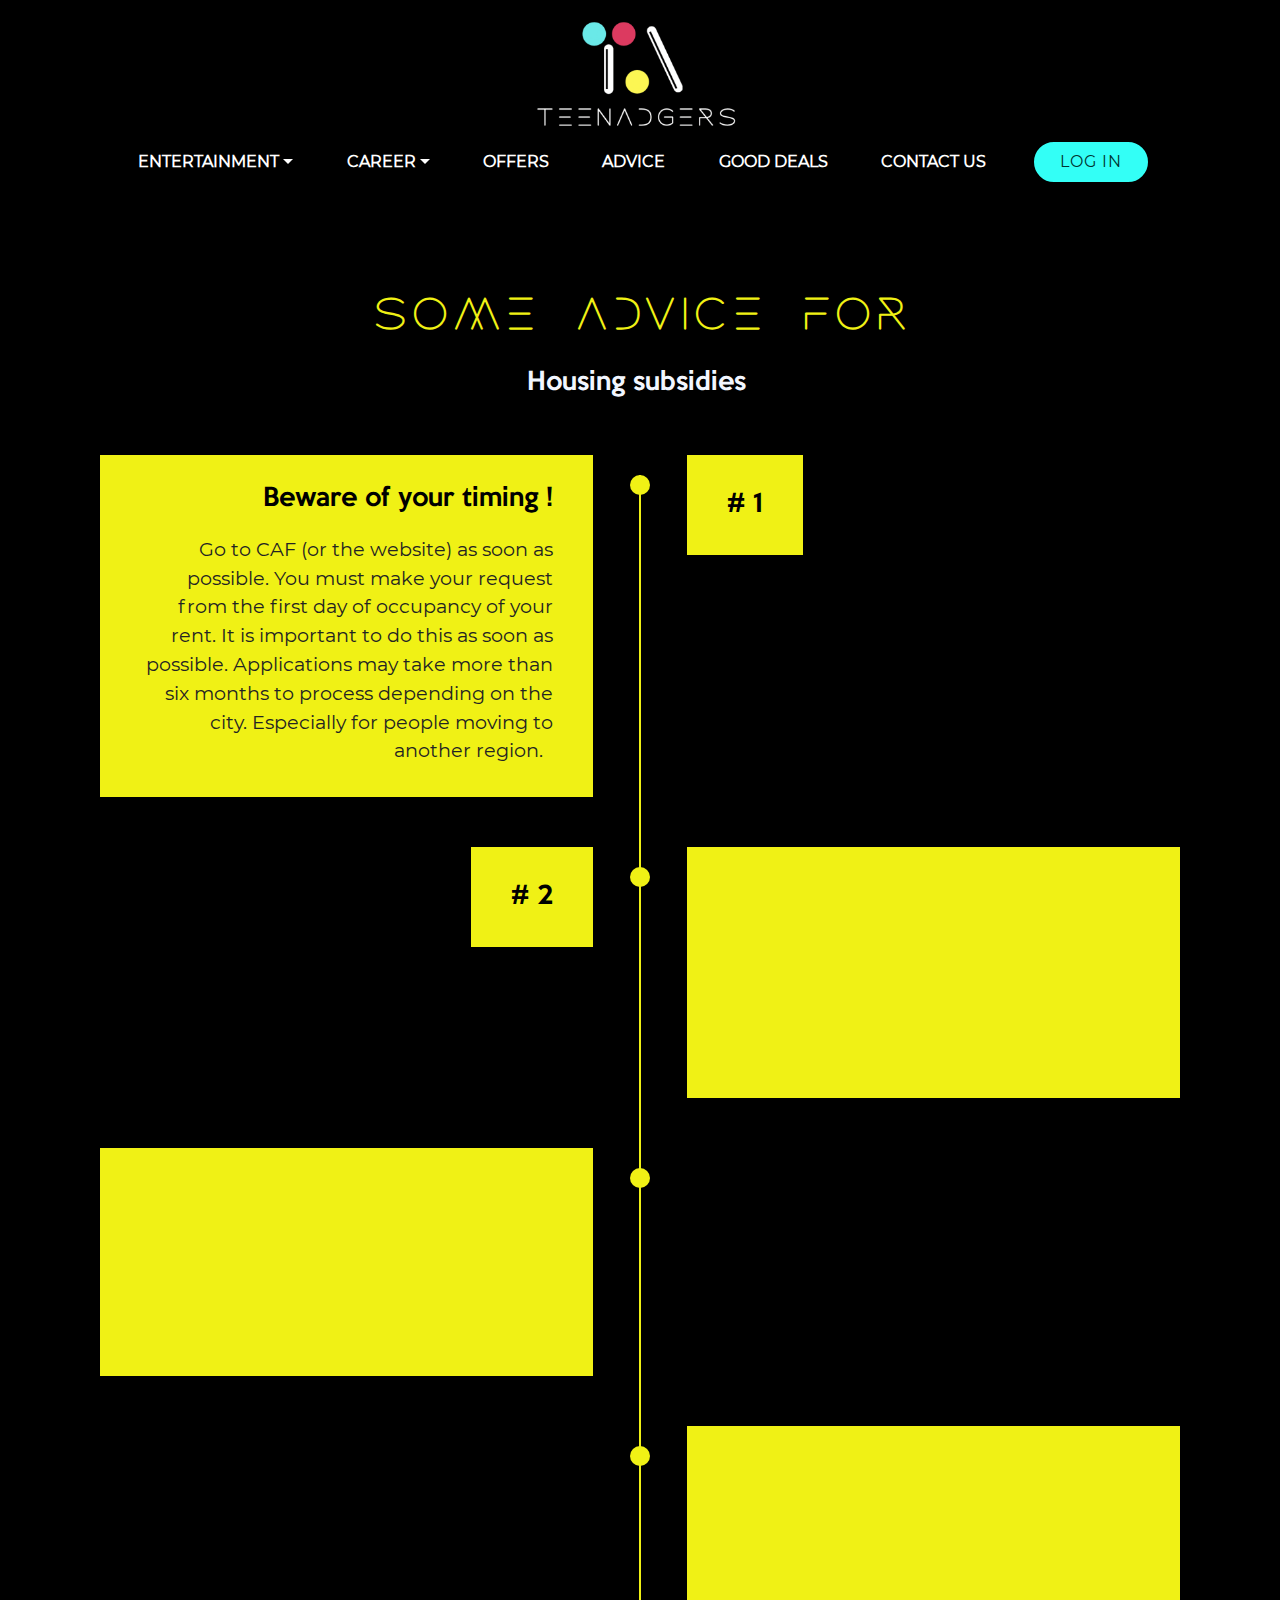
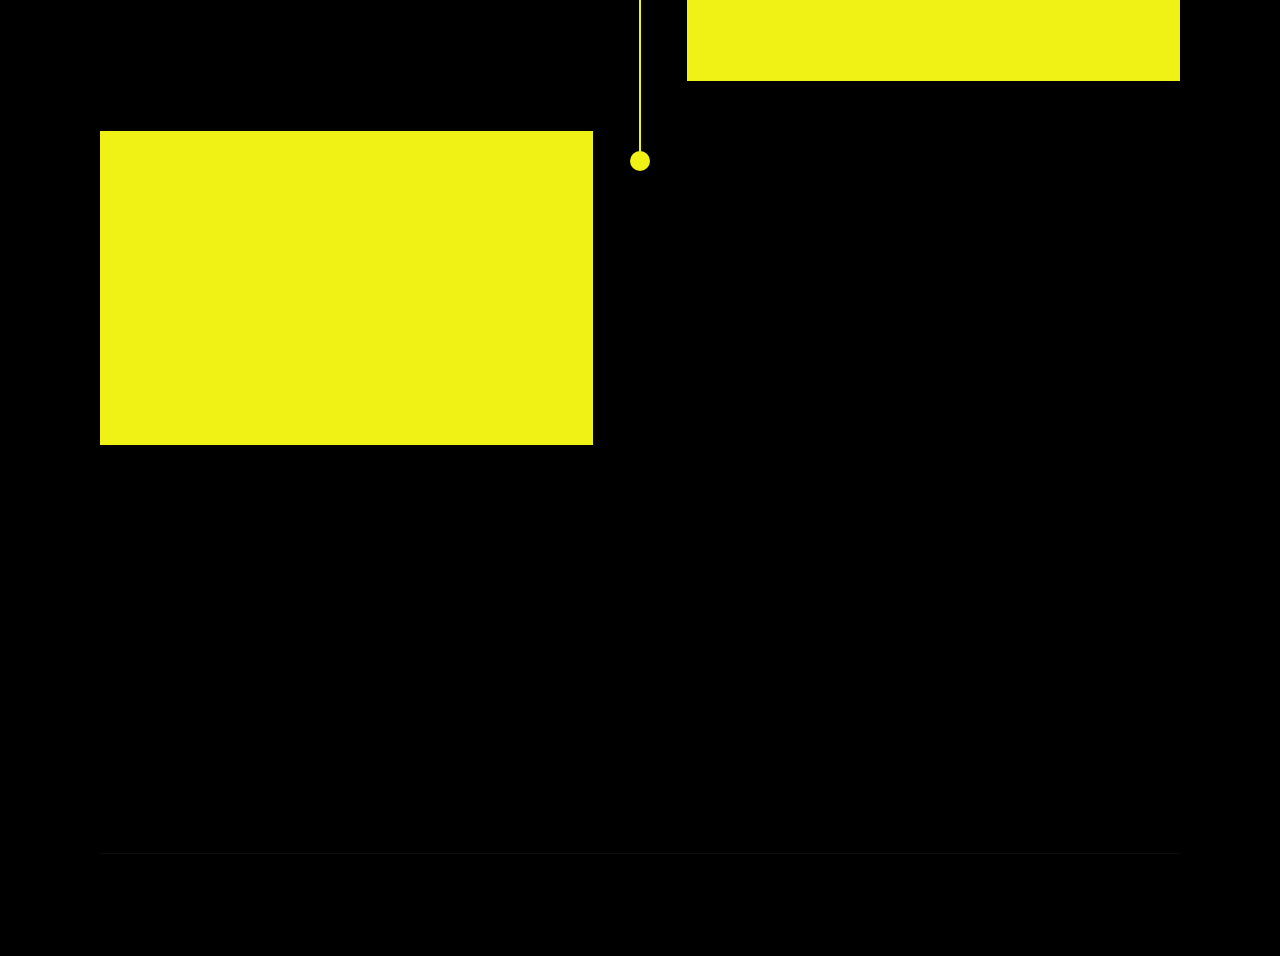
<file: page4.html>
<!DOCTYPE html>
<html  >
<head>
  
  <meta charset="UTF-8">
  <meta http-equiv="X-UA-Compatible" content="IE=edge">
  
  <meta name="viewport" content="width=device-width, initial-scale=1, minimum-scale=1">
  <link rel="shortcut icon" href="assets/images/logo-326x194.png" type="image/x-icon">
  <meta name="description" content="Site Builder Description">
  
  <title>Astuces</title>
  <link rel="stylesheet" href="assets/web/assets/mobirise-icons2/mobirise2.css">
  <link rel="stylesheet" href="assets/bootstrap/css/bootstrap.min.css">
  <link rel="stylesheet" href="assets/bootstrap/css/bootstrap-grid.min.css">
  <link rel="stylesheet" href="assets/bootstrap/css/bootstrap-reboot.min.css">
  <link rel="stylesheet" href="assets/socicon/css/styles.css">
  <link rel="stylesheet" href="assets/dropdown/css/style.css">
  <link rel="stylesheet" href="assets/animatecss/animate.min.css">
  <link rel="stylesheet" href="assets/tether/tether.min.css">
  <link rel="stylesheet" href="assets/theme/css/style.css">
  <link rel="stylesheet" href="assets/formoid-css/recaptcha.css">
  <link href="assets/fonts/style.css" rel="stylesheet">
  <link rel="preload" as="style" href="assets/mobirise/css/mbr-additional.css"><link rel="stylesheet" href="assets/mobirise/css/mbr-additional.css" type="text/css">
  
  
  
</head>
<body>
  <section class="menu cid-rN7fA42QzZ" once="menu" id="extMenu5-e">
    


    <nav class="navbar navbar-dropdown navbar-expand-lg">
        <div class="navbar-brand">
            <span class="navbar-logo">
                <a href="index.html">
                    <img src="assets/images/logo-326x194.png" alt="" title="" style="height: 8rem;">
                </a>
            </span>
            
        </div>
        <button class="navbar-toggler" type="button" data-toggle="collapse" data-target="#navbarSupportedContent" aria-controls="navbarNavAltMarkup" aria-expanded="false" aria-label="Toggle navigation">
            <div class="hamburger">
                <span></span>
                <span></span>
                <span></span>
                <span></span>
            </div>
        </button>
        
        
        <div class="collapse navbar-collapse" id="navbarSupportedContent">
            <ul class="navbar-nav nav-dropdown" data-app-modern-menu="true"><li class="nav-item dropdown"><a class="nav-link link dropdown-toggle text-danger display-4" aria-expanded="false" data-toggle="dropdown-submenu">ENTERTAINMENT</a><div class="dropdown-menu"><a class="dropdown-item text-danger display-4" href="page9.html" aria-expanded="false">Music&nbsp;</a><a class="dropdown-item text-danger display-4" href="page1.html" aria-expanded="false">Artist of the week</a><a class="dropdown-item text-danger display-4" href="page10.html" aria-expanded="false">Series Reviews</a><a class="dropdown-item text-danger display-4" href="page11.html" aria-expanded="false">Movie reviews</a><a class="dropdown-item text-danger display-4" href="page12.html" aria-expanded="false">Nostalgia</a><a class="dropdown-item text-danger display-4" href="page8.html" aria-expanded="false">Lecture</a><a class="dropdown-item text-danger display-4" href="page14.html" aria-expanded="false">Quizz</a></div></li>
                <li class="nav-item dropdown open">
                    <a class="nav-link link dropdown-toggle text-danger display-4" href="https://sharon-webdesign.github.io/teenadgers/pagequizorientation" aria-expanded="true" data-toggle="dropdown-submenu">CAREER</a><div class="dropdown-menu"><a class="text-danger dropdown-item display-4" href="https://sharon-webdesign.github.io/teenadgers/pagequizorientation" aria-expanded="false">New Item</a></div><div class="dropdown-menu"><a class="dropdown-item text-danger display-4" href="page13.html" aria-expanded="false">Education Form</a><a class="dropdown-item text-danger display-4" href="page13.html" aria-expanded="false">Training Form</a><a class="dropdown-item text-danger display-4" href="https://sharon-webdesign.github.io/teenadgers/pagequizorientation" aria-expanded="false">Other</a></div></li>
                <li class="nav-item"><a class="nav-link link text-danger display-4" href="page3.html" aria-expanded="false">OFFERS</a>
                    
                </li>

                <li class="nav-item"><a class="nav-link link text-danger display-4" href="page4.html" aria-expanded="false">ADVICE</a></li>
                <li class="nav-item"><a class="nav-link link text-danger display-4" href="page2.html" aria-expanded="false">
                        GOOD DEALS</a></li><li class="nav-item"><a class="nav-link link text-danger display-4" href="page6.html" aria-expanded="false">
                        CONTACT US<br></a></li></ul>
            
            <div class="navbar-buttons px-2 mbr-section-btn"><a class="btn btn-sm btn-primary display-4" href="page7.html">LOG IN</a></div>
        </div>
    </nav>
</section>

<section class="timeline1 cid-rN85yJs9m6" id="timeline1-11">

    

    

    <div class="container align-center">
        <h2 class="mbr-section-title pb-3 mbr-fonts-style display-2"><strong>some advice for</strong></h2>
        <h3 class="mbr-section-subtitle pb-5 mbr-fonts-style display-5">Housing subsidies&nbsp;</h3>

        <div class="container timelines-container" mbri-timelines="">
            <!--1-->
            <div class="row timeline-element reverse separline">
                 <div class="timeline-date-panel col-xs-12 col-md-6  align-left">         
                    <div class="time-line-date-content">
                        <p class="mbr-timeline-date mbr-fonts-style display-5"># 1</p>
                    </div>
                </div>
           <span class="iconBackground"></span>
            <div class="col-xs-12 col-md-6 align-right">
                <div class="timeline-text-content">
                    <h4 class="mbr-timeline-title pb-3 mbr-fonts-style display-5">Beware of your timing !</h4>
                    <p class="mbr-timeline-text mbr-fonts-style display-7">Go to CAF (or the website) as soon as possible. You must make your request from the first day of occupancy of your rent. It is important to do this as soon as possible. Applications may take more than six months to process depending on the city. Especially for people moving to another region. &nbsp;<br></p>
                 </div>
            </div>
            </div>
            <!--2-->
            <div class="row timeline-element  separline">
                <div class="timeline-date-panel col-xs-12 col-md-6 align-right">
                    <div class="time-line-date-content">
                        <p class="mbr-timeline-date mbr-fonts-style display-5">
                            # 2</p>
                    </div>
                </div>
                <span class="iconBackground"></span>
                <div class="col-xs-12 col-md-6 align-left ">
                    <div class="timeline-text-content">
                        <h4 class="mbr-timeline-title pb-3 mbr-fonts-style display-5">Don't lose your financial over nothing</h4>
                        <p class="mbr-timeline-text mbr-fonts-style display-7">
                            Remember to fill in the form sent by the CAF if you keep your accommodation during the summer. Otherwise your benefits will be automatically suspended 
                        </p>
                    </div>
                </div>
            </div>
            <!--3-->
            <div class="row timeline-element reverse separline">
                <div class="timeline-date-panel col-xs-12 col-md-6  align-left">
                    <div class="time-line-date-content">
                        <p class="mbr-timeline-date mbr-fonts-style display-5">
                            # 3</p>
                    </div>
                </div>
                <span class="iconBackground"></span>
                <div class="col-xs-12 col-md-6 align-right">
                    <div class="timeline-text-content">
                        <h4 class="mbr-timeline-title pb-3 mbr-fonts-style display-5">Necessary precautions</h4>      
                        <p class="mbr-timeline-text mbr-fonts-style display-7">When following up on your case, be patient. Remember to clearly specify your beneficiary number (not to be lost), date and sign your forms (except online).&nbsp;<br></p>
                    </div>
                </div>
            </div>
            <!--4-->
            <div class="row timeline-element  separline">
                <div class="timeline-date-panel col-xs-12 col-md-6 align-right">
                    <div class="time-line-date-content">
                        <p class="mbr-timeline-date mbr-fonts-style display-5">
                            # 4</p>
                    </div>
                </div>
                <span class="iconBackground"></span>
                <div class="col-xs-12 col-md-6 align-left ">
                    <div class="timeline-text-content">
                        <h4 class="mbr-timeline-title pb-3 mbr-fonts-style display-5">
                            In case of house-sharing</h4>
                        <p class="mbr-timeline-text mbr-fonts-style display-7">
                            No need to reapply if you change roommates. However, you will have to send the new rent, a lease amendment and the new acquittance if there are more or less people in your accommodation.  
                        </p>
                    </div>
                </div>
            </div>
            <!--5-->
            <div class="row timeline-element reverse">
                <div class="timeline-date-panel col-xs-12 col-md-6  align-left">
                    <div class="time-line-date-content">
                        <p class="mbr-timeline-date mbr-fonts-style display-5">
                            # 5</p>
                    </div>
                </div>
                <span class="iconBackground"></span>
                <div class="col-xs-12 col-md-6 align-right">
                    <div class="timeline-text-content">
                        <h4 class="mbr-timeline-title pb-3 mbr-fonts-style display-5">No guarantor ?</h4>
                        <p class="mbr-timeline-text mbr-fonts-style display-7">
                            If you don't have a guarantor, think about the "visale" guarantee set up by action logement in 2016. And if you don't meet the conditions to access it, you still have the bank guarantee and online (not free though) guarantors such as Youse, Cautioneo, Garantme, and Bonapart.
                        </p>
                    </div>
                </div>
            </div>
            <!--6-->
            
            <!--7-->
            
            <!--8-->
            
            <!--9-->
            
            <!--10-->
            
            <!--11-->
            
            <!--12-->
            
        </div>
    </div>
</section>

<section class="footer4 cid-rNdETe71VR" id="footer4-1l">

    

    

    <div class="container">
        <div class="media-container-row content mbr-white">
            <div class="col-md-3 col-sm-4">
                <div class="mb-3 img-logo">
                    <a href="#">
                        <img src="assets/images/logo-326x194.png" alt="" title="">
                    </a>
                </div>
              
            </div>
              <div class="col-md-3 col-sm-4">
                <p class="mb-4 mbr-fonts-style foot-title display-7">
                    TEENADGERS</p>
                      <p class="mbr-text mbr-fonts-style mbr-links-column display-7">Contact us 
<br>Log in 
<br>Terms and conditions</p> 
            </div>
            
             <div class="col-md-3 col-sm-4">
                <p class="mb-4 mbr-fonts-style foot-title display-7">
                    OUR NEWS</p>
                      <p class="mbr-text mbr-fonts-style mbr-links-column display-7">Entertainment 
<br>Career
<br>Offers 
<br>Advice 
<br>Good Deals</p> 
            </div>
            
            <div class="col-md-4 offset-md-1 col-sm-12">
                
                
                
                <p class="mb-4 mbr-fonts-style foot-title display-7">
                    CONNECT WITH US
                </p>
                <div class="social-list pl-0 mb-0">
                        <div class="soc-item">
                            <a href="https://twitter.com/mobirise" target="_blank">
                                <span class="mbr-iconfont mbr-iconfont-social socicon-twitter socicon" style="color: rgb(240, 241, 21); fill: rgb(240, 241, 21);"></span>
                            </a>
                        </div>
                        <div class="soc-item">
                            <a href="https://www.facebook.com/pages/Mobirise/1616226671953247" target="_blank">
                                <span class="mbr-iconfont mbr-iconfont-social socicon-facebook socicon" style="color: rgb(240, 241, 21); fill: rgb(240, 241, 21);"></span>
                            </a>
                        </div>
                        <div class="soc-item">
                            <a href="https://www.youtube.com/c/mobirise" target="_blank">
                                <span class="mbr-iconfont mbr-iconfont-social socicon-youtube socicon" style="color: rgb(240, 241, 21); fill: rgb(240, 241, 21);"></span>
                            </a>
                        </div>
                        <div class="soc-item">
                            <a href="https://instagram.com/mobirise" target="_blank">
                                <span class="mbr-iconfont mbr-iconfont-social socicon-instagram socicon" style="color: rgb(240, 241, 21); fill: rgb(240, 241, 21);"></span>
                            </a>
                        </div>
                        
                        
                </div>
            </div>
        </div>
        <div class="footer-lower">
            <div class="media-container-row">
                <div class="col-sm-12">
                    <hr>
                </div>
            </div>
            <div class="media-container-row mbr-white">
                <div class="col-sm-12 copyright">
                    <p class="mbr-text mbr-fonts-style display-7"></p><p>
                        © Copyright 2020 Teenadgers - All Rights Reserved  | Made by the team SMCNS DC Prepa DIgital Campus                           </p><p></p>
                </div>
            </div>
        </div>
    </div>
</section>


  <script src="assets/web/assets/jquery/jquery.min.js"></script>
  <script src="assets/popper/popper.min.js"></script>
  <script src="assets/bootstrap/js/bootstrap.min.js"></script>
  <script src="assets/smoothscroll/smooth-scroll.js"></script>
  <script src="assets/dropdown/js/nav-dropdown.js"></script>
  <script src="assets/dropdown/js/navbar-dropdown.js"></script>
  <script src="assets/touchswipe/jquery.touch-swipe.min.js"></script>
  <script src="assets/viewportchecker/jquery.viewportchecker.js"></script>
  <script src="assets/tether/tether.min.js"></script>
  <script src="assets/theme/js/script.js"></script>
  <script src="assets/formoid/formoid.min.js"></script>
  
  
  <input name="animation" type="hidden">
  </body>
</html>
</file>
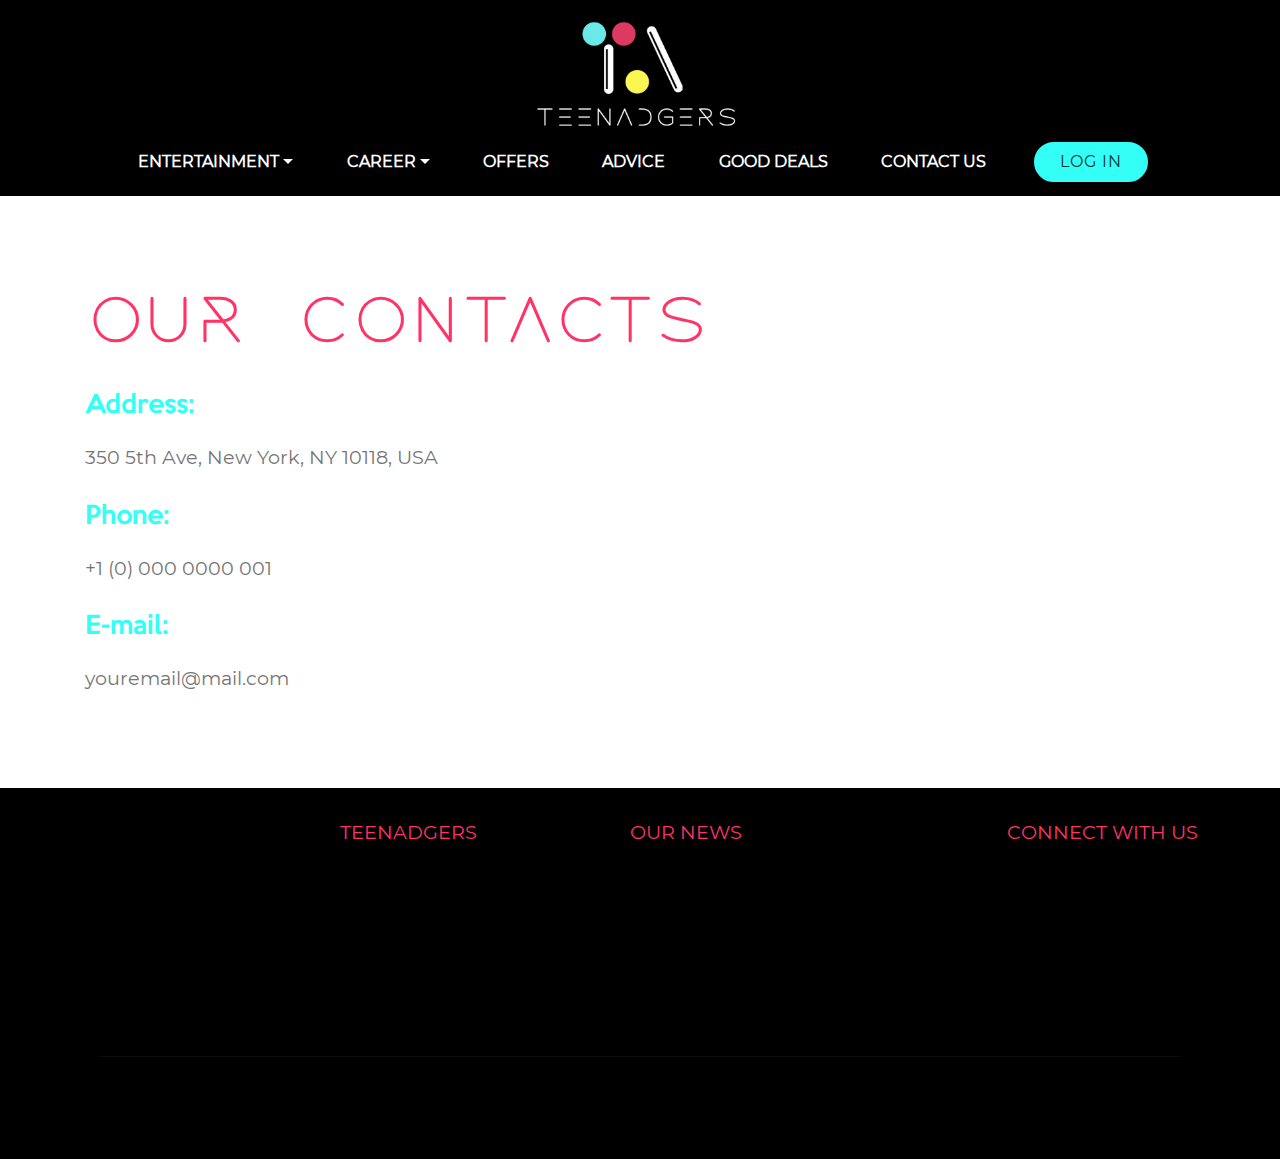
<file: page6.html>
<!DOCTYPE html>
<html  >
<head>
  
  <meta charset="UTF-8">
  <meta http-equiv="X-UA-Compatible" content="IE=edge">
  
  <meta name="viewport" content="width=device-width, initial-scale=1, minimum-scale=1">
  <link rel="shortcut icon" href="assets/images/logo-326x194.png" type="image/x-icon">
  <meta name="description" content="Web Page Builder Description">
  
  <title>Contact</title>
  <link rel="stylesheet" href="assets/web/assets/mobirise-icons2/mobirise2.css">
  <link rel="stylesheet" href="assets/bootstrap/css/bootstrap.min.css">
  <link rel="stylesheet" href="assets/bootstrap/css/bootstrap-grid.min.css">
  <link rel="stylesheet" href="assets/bootstrap/css/bootstrap-reboot.min.css">
  <link rel="stylesheet" href="assets/socicon/css/styles.css">
  <link rel="stylesheet" href="assets/dropdown/css/style.css">
  <link rel="stylesheet" href="assets/animatecss/animate.min.css">
  <link rel="stylesheet" href="assets/tether/tether.min.css">
  <link rel="stylesheet" href="assets/theme/css/style.css">
  <link rel="stylesheet" href="assets/formoid-css/recaptcha.css">
  <link href="assets/fonts/style.css" rel="stylesheet">
  <link rel="preload" as="style" href="assets/mobirise/css/mbr-additional.css"><link rel="stylesheet" href="assets/mobirise/css/mbr-additional.css" type="text/css">
  
  
  
</head>
<body>
  <section class="menu cid-rN7fA42QzZ" once="menu" id="extMenu5-1c">
    


    <nav class="navbar navbar-dropdown navbar-expand-lg">
        <div class="navbar-brand">
            <span class="navbar-logo">
                <a href="index.html">
                    <img src="assets/images/logo-326x194.png" alt="" title="" style="height: 8rem;">
                </a>
            </span>
            
        </div>
        <button class="navbar-toggler" type="button" data-toggle="collapse" data-target="#navbarSupportedContent" aria-controls="navbarNavAltMarkup" aria-expanded="false" aria-label="Toggle navigation">
            <div class="hamburger">
                <span></span>
                <span></span>
                <span></span>
                <span></span>
            </div>
        </button>
        
        
        <div class="collapse navbar-collapse" id="navbarSupportedContent">
            <ul class="navbar-nav nav-dropdown" data-app-modern-menu="true"><li class="nav-item dropdown"><a class="nav-link link dropdown-toggle text-danger display-4" aria-expanded="false" data-toggle="dropdown-submenu">ENTERTAINMENT</a><div class="dropdown-menu"><a class="dropdown-item text-danger display-4" href="page9.html" aria-expanded="false">Music&nbsp;</a><a class="dropdown-item text-danger display-4" href="page1.html" aria-expanded="false">Artist of the week</a><a class="dropdown-item text-danger display-4" href="page10.html" aria-expanded="false">Series Reviews</a><a class="dropdown-item text-danger display-4" href="page11.html" aria-expanded="false">Movie reviews</a><a class="dropdown-item text-danger display-4" href="page12.html" aria-expanded="false">Nostalgia</a><a class="dropdown-item text-danger display-4" href="page8.html" aria-expanded="false">Lecture</a><a class="dropdown-item text-danger display-4" href="page14.html" aria-expanded="false">Quizz</a></div></li>
                <li class="nav-item dropdown open">
                    <a class="nav-link link dropdown-toggle text-danger display-4" href="https://sharon-webdesign.github.io/teenadgers/pagequizorientation" aria-expanded="true" data-toggle="dropdown-submenu">CAREER</a><div class="dropdown-menu"><a class="text-danger dropdown-item display-4" href="https://sharon-webdesign.github.io/teenadgers/pagequizorientation" aria-expanded="false">New Item</a></div><div class="dropdown-menu"><a class="dropdown-item text-danger display-4" href="page13.html" aria-expanded="false">Education Form</a><a class="dropdown-item text-danger display-4" href="page13.html" aria-expanded="false">Training Form</a><a class="dropdown-item text-danger display-4" href="https://sharon-webdesign.github.io/teenadgers/pagequizorientation" aria-expanded="false">Other</a></div></li>
                <li class="nav-item"><a class="nav-link link text-danger display-4" href="page3.html" aria-expanded="false">OFFERS</a>
                    
                </li>

                <li class="nav-item"><a class="nav-link link text-danger display-4" href="page4.html" aria-expanded="false">ADVICE</a></li>
                <li class="nav-item"><a class="nav-link link text-danger display-4" href="page2.html" aria-expanded="false">
                        GOOD DEALS</a></li><li class="nav-item"><a class="nav-link link text-danger display-4" href="page6.html" aria-expanded="false">
                        CONTACT US<br></a></li></ul>
            
            <div class="navbar-buttons px-2 mbr-section-btn"><a class="btn btn-sm btn-primary display-4" href="page7.html">LOG IN</a></div>
        </div>
    </nav>
</section>

<section class="mbr-section contacts1 cid-rNa5h1E9Rc" id="contacts1-1d">
    <!---->
    
    <!---->
    <!--Overlay-->
    
    <!--Container-->
    <div class="container">
        <div class="row">
            <!--Titles-->
            <div class="title col-12">
                <h2 class="align-left mbr-fonts-style display-1"><strong>
                    Our Contacts
                </strong></h2>
                
            </div>
            <!--Left-->
            <div class="col-12 col-md-6">
                <div class="left-block wrapper">
                    <div class="b b-adress">
                        <h5 class="align-left mbr-fonts-style m-0 display-5">
                            Address:
                        </h5>
                        <p class="mbr-text align-left mbr-fonts-style display-7">
                            350 5th Ave, New York, NY 10118, USA
                        </p>
                    </div>
                    <div class="b b-phone">
                        <h5 class="align-left mbr-fonts-style m-0 display-5">
                            Phone:
                        </h5>
                        <p class="mbr-text align-left mbr-fonts-style display-7">
                            +1 (0) 000 0000 001
                        </p>
                    </div>
                    <div class="b b-mail">
                        <h5 class="align-left mbr-fonts-style m-0 display-5">
                            E-mail:
                        </h5>
                        <p class="mbr-text align-left mbr-fonts-style display-7">
                            youremail@mail.com
                        </p>
                    </div>
                </div>
            </div>
            <!--Right-->
            <div class="col-12 col-md-6">
                <div class="google-map"><iframe frameborder="0" style="border:0" src="https://www.google.com/maps/embed/v1/place?key=AIzaSyCy9r70T3NYf3PhvVflTo0_zdif2_IoIYs&amp;q=place_id:ChIJn6wOs6lZwokRLKy1iqRcoKw" allowfullscreen=""></iframe></div>
            </div>
        </div>
    </div>
</section>

<section class="footer4 cid-rNdEB5ER85" id="footer4-1j">

    

    

    <div class="container">
        <div class="media-container-row content mbr-white">
            <div class="col-md-3 col-sm-4">
                <div class="mb-3 img-logo">
                    <a href="#">
                        <img src="assets/images/logo-326x194.png" alt="" title="">
                    </a>
                </div>
              
            </div>
              <div class="col-md-3 col-sm-4">
                <p class="mb-4 mbr-fonts-style foot-title display-7">
                    TEENADGERS</p>
                      <p class="mbr-text mbr-fonts-style mbr-links-column display-7">Contact us 
<br>Log in 
<br>Terms and conditions<br></p> 
            </div>
            
             <div class="col-md-3 col-sm-4">
                <p class="mb-4 mbr-fonts-style foot-title display-7">
                    OUR NEWS</p>
                      <p class="mbr-text mbr-fonts-style mbr-links-column display-7">Entertainment 
<br>Career
<br>Offers 
<br>Advice 
<br>Good Deals</p> 
            </div>
            
            <div class="col-md-4 offset-md-1 col-sm-12">
                
                
                
                <p class="mb-4 mbr-fonts-style foot-title display-7">
                    CONNECT WITH US
                </p>
                <div class="social-list pl-0 mb-0">
                        <div class="soc-item">
                            <a href="https://twitter.com/mobirise" target="_blank">
                                <span class="mbr-iconfont mbr-iconfont-social socicon-twitter socicon" style="color: rgb(255, 51, 102); fill: rgb(255, 51, 102);"></span>
                            </a>
                        </div>
                        <div class="soc-item">
                            <a href="https://www.facebook.com/pages/Mobirise/1616226671953247" target="_blank">
                                <span class="mbr-iconfont mbr-iconfont-social socicon-facebook socicon" style="color: rgb(255, 51, 102); fill: rgb(255, 51, 102);"></span>
                            </a>
                        </div>
                        <div class="soc-item">
                            <a href="https://www.youtube.com/c/mobirise" target="_blank">
                                <span class="mbr-iconfont mbr-iconfont-social socicon-youtube socicon" style="color: rgb(255, 51, 102); fill: rgb(255, 51, 102);"></span>
                            </a>
                        </div>
                        <div class="soc-item">
                            <a href="https://instagram.com/mobirise" target="_blank">
                                <span class="mbr-iconfont mbr-iconfont-social socicon-instagram socicon" style="color: rgb(255, 51, 102); fill: rgb(255, 51, 102);"></span>
                            </a>
                        </div>
                        
                        
                </div>
            </div>
        </div>
        <div class="footer-lower">
            <div class="media-container-row">
                <div class="col-sm-12">
                    <hr>
                </div>
            </div>
            <div class="media-container-row mbr-white">
                <div class="col-sm-12 copyright">
                    <p class="mbr-text mbr-fonts-style display-7"></p><p>
                        © Copyright 2020 Teenadgers - All Rights Reserved  | Made by the team SMCNS DC Prepa DIgital Campus                           </p><p></p>
                </div>
            </div>
        </div>
    </div>
</section>


  <script src="assets/web/assets/jquery/jquery.min.js"></script>
  <script src="assets/popper/popper.min.js"></script>
  <script src="assets/bootstrap/js/bootstrap.min.js"></script>
  <script src="assets/smoothscroll/smooth-scroll.js"></script>
  <script src="assets/dropdown/js/nav-dropdown.js"></script>
  <script src="assets/dropdown/js/navbar-dropdown.js"></script>
  <script src="assets/touchswipe/jquery.touch-swipe.min.js"></script>
  <script src="assets/viewportchecker/jquery.viewportchecker.js"></script>
  <script src="assets/tether/tether.min.js"></script>
  <script src="assets/theme/js/script.js"></script>
  <script src="assets/formoid/formoid.min.js"></script>
  
  
  <input name="animation" type="hidden">
  </body>
</html>
</file>
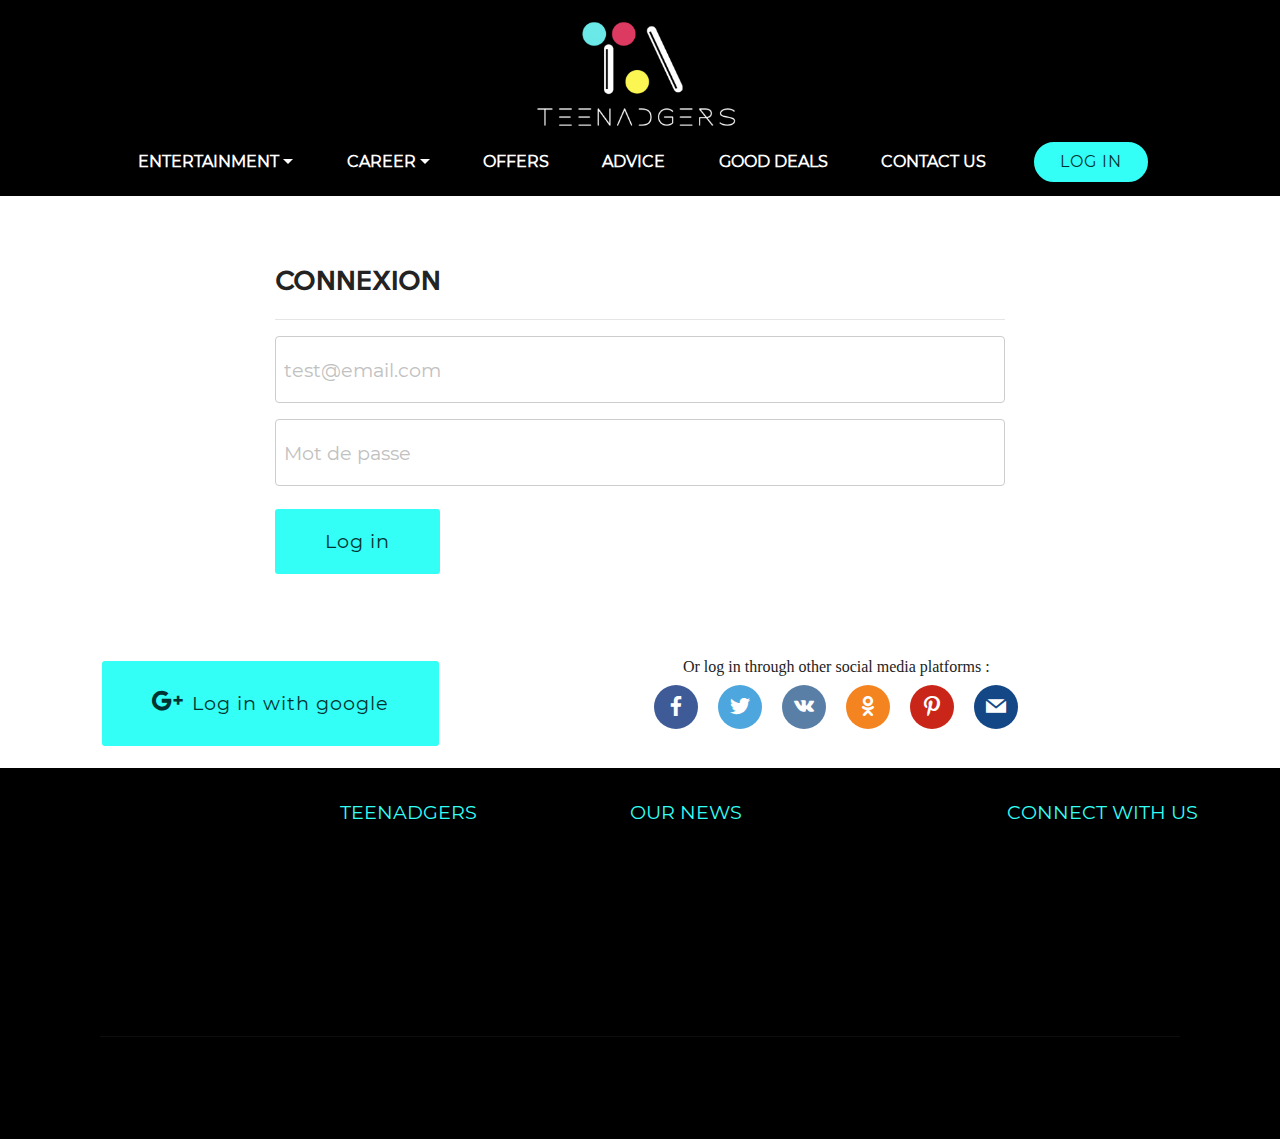
<file: page7.html>
<!DOCTYPE html>
<html  >
<head>
  
  <meta charset="UTF-8">
  <meta http-equiv="X-UA-Compatible" content="IE=edge">
  
  <meta name="viewport" content="width=device-width, initial-scale=1, minimum-scale=1">
  <link rel="shortcut icon" href="assets/images/logo-326x194.png" type="image/x-icon">
  <meta name="description" content="Web Site Maker Description">
  
  <title>Se connecter</title>
  <link rel="stylesheet" href="assets/web/assets/mobirise-icons2/mobirise2.css">
  <link rel="stylesheet" href="assets/bootstrap/css/bootstrap.min.css">
  <link rel="stylesheet" href="assets/bootstrap/css/bootstrap-grid.min.css">
  <link rel="stylesheet" href="assets/bootstrap/css/bootstrap-reboot.min.css">
  <link rel="stylesheet" href="assets/animatecss/animate.min.css">
  <link rel="stylesheet" href="assets/dropdown/css/style.css">
  <link rel="stylesheet" href="assets/tether/tether.min.css">
  <link rel="stylesheet" href="assets/formstyler/jquery.formstyler.css">
  <link rel="stylesheet" href="assets/formstyler/jquery.formstyler.theme.css">
  <link rel="stylesheet" href="assets/datepicker/jquery.datetimepicker.min.css">
  <link rel="stylesheet" href="assets/socicon/css/styles.css">
  <link rel="stylesheet" href="assets/theme/css/style.css">
  <link rel="stylesheet" href="assets/formoid-css/recaptcha.css">
  <link href="assets/fonts/style.css" rel="stylesheet">
  <link rel="preload" as="style" href="assets/mobirise/css/mbr-additional.css"><link rel="stylesheet" href="assets/mobirise/css/mbr-additional.css" type="text/css">
  
  
  
</head>
<body>
  <section class="menu cid-rN7fA42QzZ" once="menu" id="extMenu5-1e">
    


    <nav class="navbar navbar-dropdown navbar-expand-lg">
        <div class="navbar-brand">
            <span class="navbar-logo">
                <a href="index.html">
                    <img src="assets/images/logo-326x194.png" alt="" title="" style="height: 8rem;">
                </a>
            </span>
            
        </div>
        <button class="navbar-toggler" type="button" data-toggle="collapse" data-target="#navbarSupportedContent" aria-controls="navbarNavAltMarkup" aria-expanded="false" aria-label="Toggle navigation">
            <div class="hamburger">
                <span></span>
                <span></span>
                <span></span>
                <span></span>
            </div>
        </button>
        
        
        <div class="collapse navbar-collapse" id="navbarSupportedContent">
            <ul class="navbar-nav nav-dropdown" data-app-modern-menu="true"><li class="nav-item dropdown"><a class="nav-link link dropdown-toggle text-danger display-4" aria-expanded="false" data-toggle="dropdown-submenu">ENTERTAINMENT</a><div class="dropdown-menu"><a class="dropdown-item text-danger display-4" href="page9.html" aria-expanded="false">Music&nbsp;</a><a class="dropdown-item text-danger display-4" href="page1.html" aria-expanded="false">Artist of the week</a><a class="dropdown-item text-danger display-4" href="page10.html" aria-expanded="false">Series Reviews</a><a class="dropdown-item text-danger display-4" href="page11.html" aria-expanded="false">Movie reviews</a><a class="dropdown-item text-danger display-4" href="page12.html" aria-expanded="false">Nostalgia</a><a class="dropdown-item text-danger display-4" href="page8.html" aria-expanded="false">Lecture</a><a class="dropdown-item text-danger display-4" href="page14.html" aria-expanded="false">Quizz</a></div></li>
                <li class="nav-item dropdown open">
                    <a class="nav-link link dropdown-toggle text-danger display-4" href="https://sharon-webdesign.github.io/teenadgers/pagequizorientation" aria-expanded="true" data-toggle="dropdown-submenu">CAREER</a><div class="dropdown-menu"><a class="text-danger dropdown-item display-4" href="https://sharon-webdesign.github.io/teenadgers/pagequizorientation" aria-expanded="false">New Item</a></div><div class="dropdown-menu"><a class="dropdown-item text-danger display-4" href="page13.html" aria-expanded="false">Education Form</a><a class="dropdown-item text-danger display-4" href="page13.html" aria-expanded="false">Training Form</a><a class="dropdown-item text-danger display-4" href="https://sharon-webdesign.github.io/teenadgers/pagequizorientation" aria-expanded="false">Other</a></div></li>
                <li class="nav-item"><a class="nav-link link text-danger display-4" href="page3.html" aria-expanded="false">OFFERS</a>
                    
                </li>

                <li class="nav-item"><a class="nav-link link text-danger display-4" href="page4.html" aria-expanded="false">ADVICE</a></li>
                <li class="nav-item"><a class="nav-link link text-danger display-4" href="page2.html" aria-expanded="false">
                        GOOD DEALS</a></li><li class="nav-item"><a class="nav-link link text-danger display-4" href="page6.html" aria-expanded="false">
                        CONTACT US<br></a></li></ul>
            
            <div class="navbar-buttons px-2 mbr-section-btn"><a class="btn btn-sm btn-primary display-4" href="page7.html">LOG IN</a></div>
        </div>
    </nav>
</section>

<section class="form cid-rNaIkTKpzI" id="formbuilder-1h">
    
    
    <div class="container">
        <div class="row">
            <div class="col-lg-8 mx-auto mbr-form" data-form-type="formoid">
<!--Formbuilder Form-->
<form action="https://mobirise.com/" method="POST" class="mbr-form form-with-styler" data-form-title="Form Name"><input type="hidden" name="email" data-form-email="true" value="d0okHfOThDEZasS6iqIylMpm5NhdHVFPhOe9XIulDHYUG/pnOsx+dXGD1W/Za7OV6nb4vn0qSGIT9eAUauRcT0KTpjfudEBonsNqA+kDakM0JAynraHgPpq1KQJi0uxa.UgJ0BSZCHxDV0Q+AaQALpXbDi/DufthokWffKnL5e9chugypa/tz0/sQTKQ+P4RUyDj/0spZ43WQ9Qr51YM3PTq/yOzk8SOQLohONxOWfN08aLqikLLe2WLvx50nljw0">
<div class="form-row">
<div hidden="hidden" data-form-alert="" class="alert alert-success col-12">Connexion établie</div>
<div hidden="hidden" data-form-alert-danger="" class="alert alert-danger col-12">Oops...! some problem!</div>
</div>
<div class="dragArea form-row">
<div class="col-lg-12 col-md-12 col-sm-12">
<h2 class="mbr-fonts-style display-5">CONNEXION</h2>
</div>
<div class="col-lg-12 col-md-12 col-sm-12">
<hr>
</div>
<div data-for="email" class="col-lg-12 col-md-12 col-sm-12 form-group">
<input type="email" name="email" placeholder="test@email.com" data-form-field="email" class="form-control display-7" value="" id="email-formbuilder-1h">
</div>
<div data-for="Mot de passe" class="col-lg-12 col-md-12 col-sm-12 form-group">
<input type="email" name="Mot de passe" placeholder="Mot de passe" data-form-field="Mot de passe" class="form-control display-7" value="" id="Mot de passe-formbuilder-1h">
</div>
<div class="col-auto"><button type="submit" class="btn btn-primary display-7">Log in</button></div>

</div>
</form><!--Formbuilder Form-->
</div>
        </div>
    </div>
</section>

<section class="cid-rNdOxShoA4" id="social-buttons3-1y">
    
    

    

    <div class="container">
        <div class="media-container-row">
            <div class="col-auto"><a type="submit" class="btn btn-primary display-7"><span class="socicon socicon-googleplus mbr-iconfont mbr-iconfont-btn"></span>Log in with google </a></div>
            <div class="col-md-8 align-center">
                Or log in through other social media platforms :
                
                <div>
                    <div class="mbr-social-likes">
                        <span class="btn btn-social socicon-bg-facebook facebook mx-2" title="Share link on Facebook">
                            <i class="socicon socicon-facebook"></i>
                        </span>
                        <span class="btn btn-social twitter socicon-bg-twitter mx-2" title="Share link on Twitter">
                            <i class="socicon socicon-twitter"></i>
                        </span>
                        
                        <span class="btn btn-social vkontakte socicon-bg-vkontakte mx-2" title="Share link on VKontakte">
                            <i class="socicon socicon-vkontakte"></i>
                        </span>
                        <span class="btn btn-social odnoklassniki socicon-bg-odnoklassniki mx-2" title="Share link on Odnoklassniki">
                            <i class="socicon socicon-odnoklassniki"></i>
                        </span>
                        <span class="btn btn-social pinterest socicon-bg-pinterest mx-2" title="Share link on Pinterest">
                            <i class="socicon socicon-pinterest"></i>
                        </span>
                        <span class="btn btn-social mailru socicon-bg-mail mx-2" title="Share link on Mailru">
                            <i class="socicon socicon-mail"></i>
                        </span>
                    </div>
                </div>
            </div>
        </div>
    </div>
</section>

<section class="footer4 cid-rNdPpz0xfq" id="footer4-20">

    

    

    <div class="container">
        <div class="media-container-row content mbr-white">
            <div class="col-md-3 col-sm-4">
                <div class="mb-3 img-logo">
                    <a href="#">
                        <img src="assets/images/logo-326x194.png" alt="" title="">
                    </a>
                </div>
              
            </div>
              <div class="col-md-3 col-sm-4">
                <p class="mb-4 mbr-fonts-style foot-title display-7">
                    TEENADGERS</p>
                      <p class="mbr-text mbr-fonts-style mbr-links-column display-7">Contact us 
<br>Log in 
<br>Terms and conditions<br></p> 
            </div>
            
             <div class="col-md-3 col-sm-4">
                <p class="mb-4 mbr-fonts-style foot-title display-7">
                    OUR NEWS</p>
                      <p class="mbr-text mbr-fonts-style mbr-links-column display-7">Entertainment 
<br>Career
<br>Offers 
<br>Advice 
<br>Good Deals</p> 
            </div>
            
            <div class="col-md-4 offset-md-1 col-sm-12">
                
                
                
                <p class="mb-4 mbr-fonts-style foot-title display-7">
                    CONNECT WITH US
                </p>
                <div class="social-list pl-0 mb-0">
                        <div class="soc-item">
                            <a href="https://twitter.com/mobirise" target="_blank">
                                <span class="mbr-iconfont mbr-iconfont-social socicon-twitter socicon" style="color: rgb(51, 255, 246); fill: rgb(51, 255, 246);"></span>
                            </a>
                        </div>
                        <div class="soc-item">
                            <a href="https://www.facebook.com/pages/Mobirise/1616226671953247" target="_blank">
                                <span class="mbr-iconfont mbr-iconfont-social socicon-facebook socicon" style="color: rgb(51, 255, 246); fill: rgb(51, 255, 246);"></span>
                            </a>
                        </div>
                        <div class="soc-item">
                            <a href="https://www.youtube.com/c/mobirise" target="_blank">
                                <span class="mbr-iconfont mbr-iconfont-social socicon-youtube socicon" style="color: rgb(51, 255, 246); fill: rgb(51, 255, 246);"></span>
                            </a>
                        </div>
                        <div class="soc-item">
                            <a href="https://instagram.com/mobirise" target="_blank">
                                <span class="mbr-iconfont mbr-iconfont-social socicon-instagram socicon" style="color: rgb(51, 255, 246); fill: rgb(51, 255, 246);"></span>
                            </a>
                        </div>
                        
                        
                </div>
            </div>
        </div>
        <div class="footer-lower">
            <div class="media-container-row">
                <div class="col-sm-12">
                    <hr>
                </div>
            </div>
            <div class="media-container-row mbr-white">
                <div class="col-sm-12 copyright">
                    <p class="mbr-text mbr-fonts-style display-7"></p><p>
                        © Copyright 2020 Teenadgers - All Rights Reserved  | Made by the team SMCNS DC Prepa DIgital Campus                           </p><p></p>
                </div>
            </div>
        </div>
    </div>
</section>


  <script src="assets/web/assets/jquery/jquery.min.js"></script>
  <script src="assets/popper/popper.min.js"></script>
  <script src="assets/bootstrap/js/bootstrap.min.js"></script>
  <script src="assets/smoothscroll/smooth-scroll.js"></script>
  <script src="assets/dropdown/js/nav-dropdown.js"></script>
  <script src="assets/dropdown/js/navbar-dropdown.js"></script>
  <script src="assets/touchswipe/jquery.touch-swipe.min.js"></script>
  <script src="assets/tether/tether.min.js"></script>
  <script src="assets/viewportchecker/jquery.viewportchecker.js"></script>
  <script src="assets/formstyler/jquery.formstyler.js"></script>
  <script src="assets/formstyler/jquery.formstyler.min.js"></script>
  <script src="assets/datepicker/jquery.datetimepicker.full.js"></script>
  <script src="assets/sociallikes/social-likes.js"></script>
  <script src="assets/theme/js/script.js"></script>
  <script src="assets/formoid/formoid.min.js"></script>
  
  
  <input name="animation" type="hidden">
  </body>
</html>
</file>
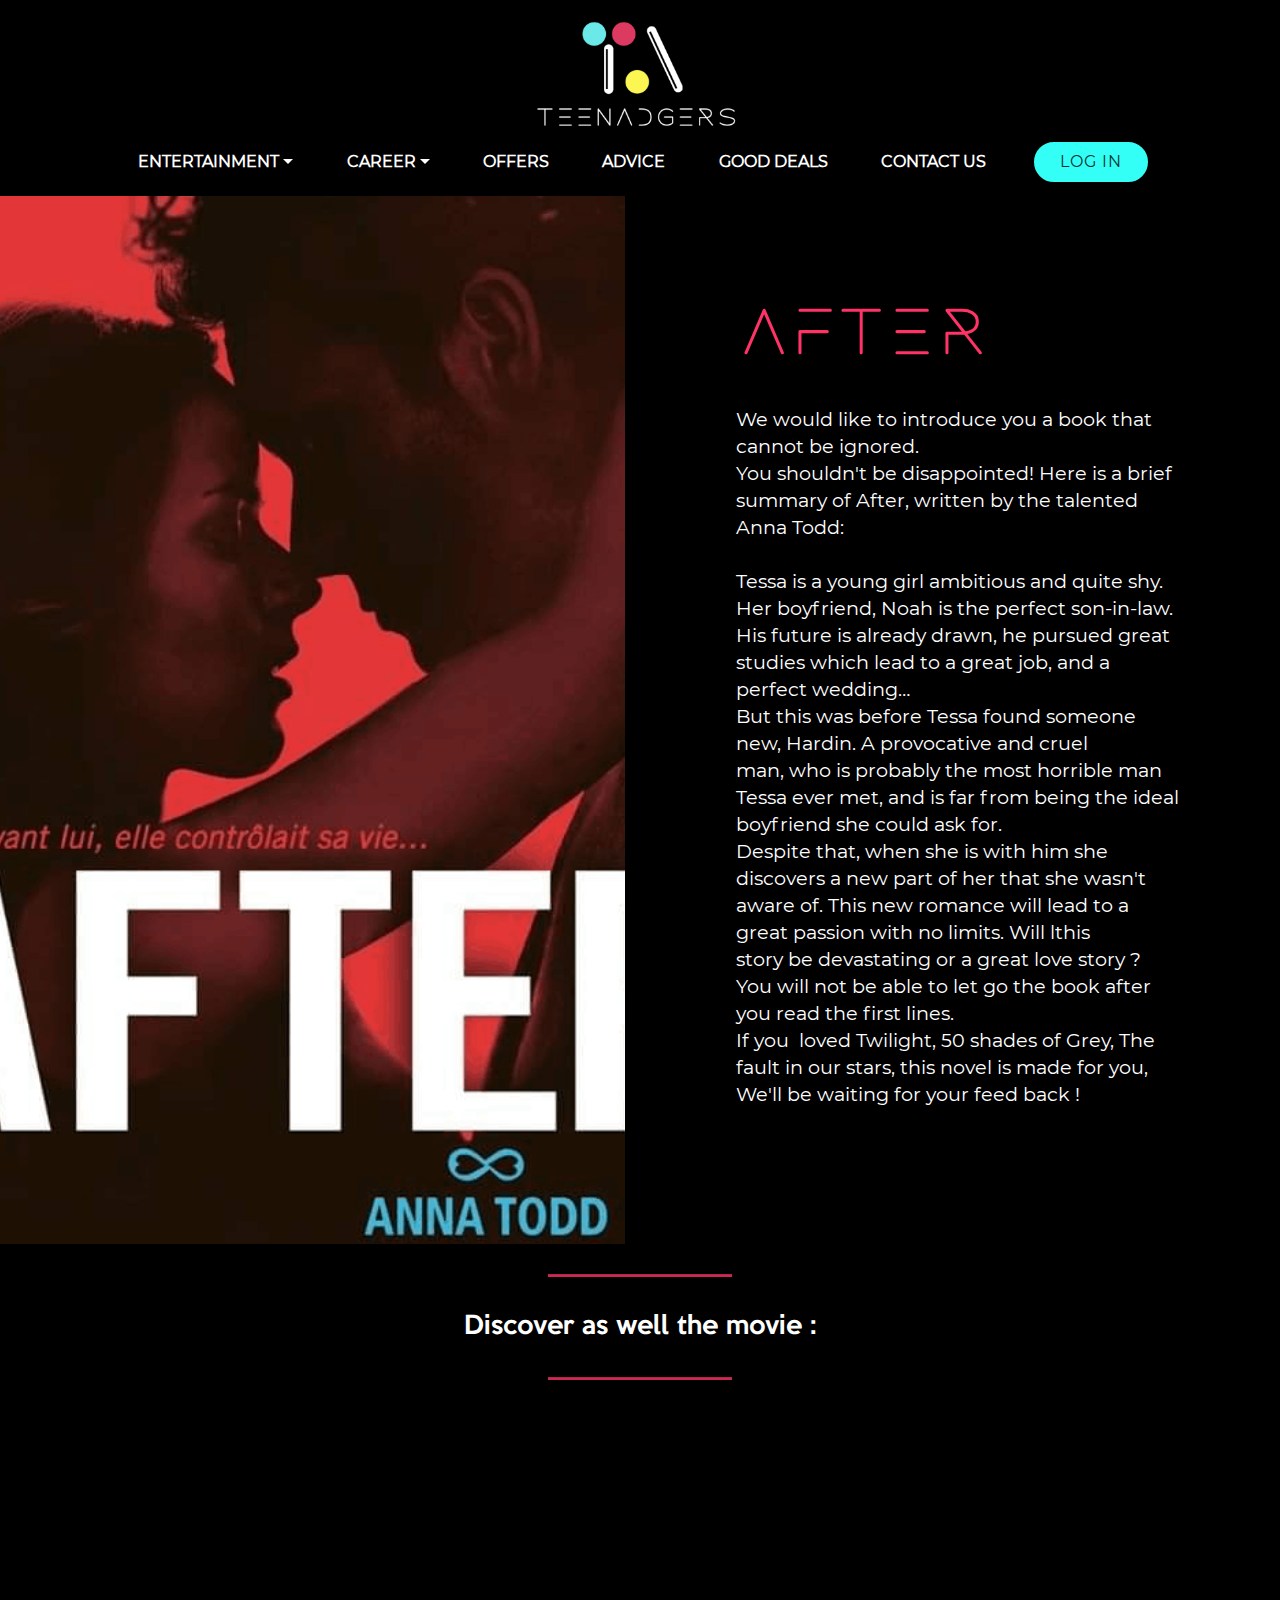
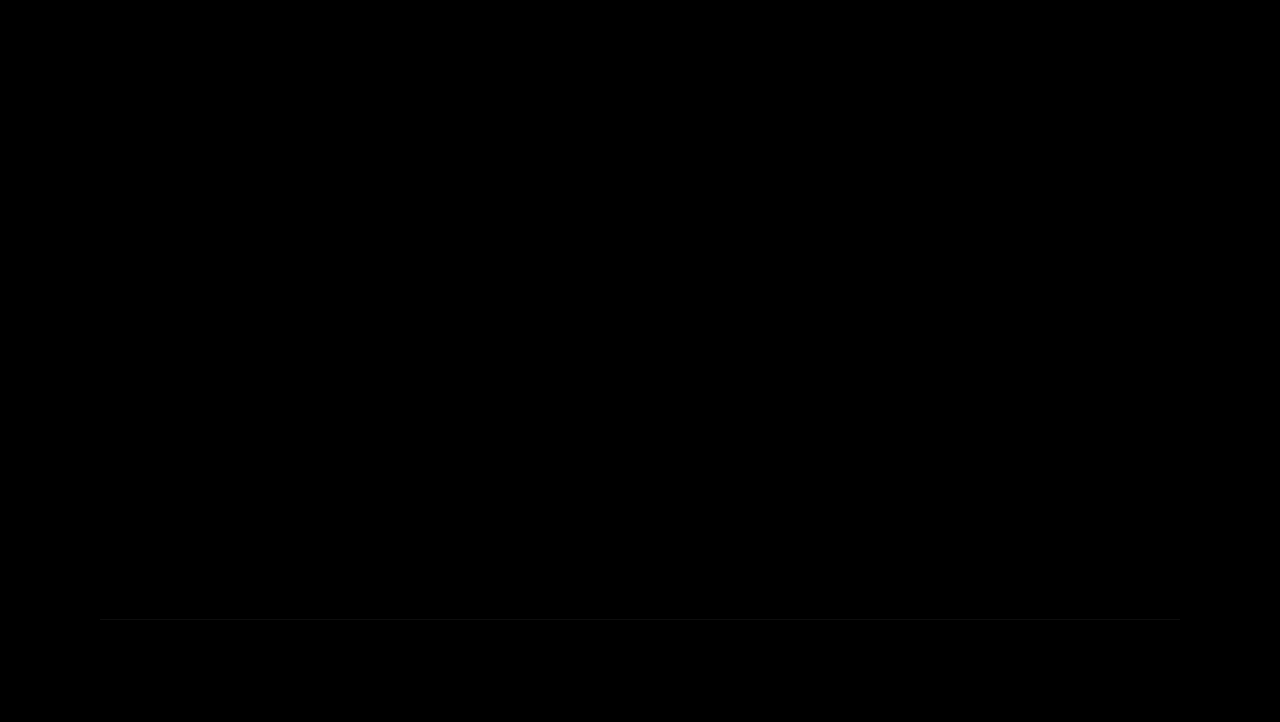
<file: page8.html>
<!DOCTYPE html>
<html  >
<head>
  
  <meta charset="UTF-8">
  <meta http-equiv="X-UA-Compatible" content="IE=edge">
  
  <meta name="viewport" content="width=device-width, initial-scale=1, minimum-scale=1">
  <link rel="shortcut icon" href="assets/images/logo-326x194.png" type="image/x-icon">
  <meta name="description" content="Website Builder Description">
  
  <title>Un peu de lecture</title>
  <link rel="stylesheet" href="assets/web/assets/mobirise-icons2/mobirise2.css">
  <link rel="stylesheet" href="assets/bootstrap/css/bootstrap.min.css">
  <link rel="stylesheet" href="assets/bootstrap/css/bootstrap-grid.min.css">
  <link rel="stylesheet" href="assets/bootstrap/css/bootstrap-reboot.min.css">
  <link rel="stylesheet" href="assets/socicon/css/styles.css">
  <link rel="stylesheet" href="assets/dropdown/css/style.css">
  <link rel="stylesheet" href="assets/animatecss/animate.min.css">
  <link rel="stylesheet" href="assets/tether/tether.min.css">
  <link rel="stylesheet" href="assets/theme/css/style.css">
  <link rel="stylesheet" href="assets/formoid-css/recaptcha.css">
  <link href="assets/fonts/style.css" rel="stylesheet">
  <link rel="preload" as="style" href="assets/mobirise/css/mbr-additional.css"><link rel="stylesheet" href="assets/mobirise/css/mbr-additional.css" type="text/css">
  
  
  
</head>
<body>
  <section class="menu cid-rN7fA42QzZ" once="menu" id="extMenu5-25">
    


    <nav class="navbar navbar-dropdown navbar-expand-lg">
        <div class="navbar-brand">
            <span class="navbar-logo">
                <a href="index.html">
                    <img src="assets/images/logo-326x194.png" alt="" title="" style="height: 8rem;">
                </a>
            </span>
            
        </div>
        <button class="navbar-toggler" type="button" data-toggle="collapse" data-target="#navbarSupportedContent" aria-controls="navbarNavAltMarkup" aria-expanded="false" aria-label="Toggle navigation">
            <div class="hamburger">
                <span></span>
                <span></span>
                <span></span>
                <span></span>
            </div>
        </button>
        
        
        <div class="collapse navbar-collapse" id="navbarSupportedContent">
            <ul class="navbar-nav nav-dropdown" data-app-modern-menu="true"><li class="nav-item dropdown"><a class="nav-link link dropdown-toggle text-danger display-4" aria-expanded="false" data-toggle="dropdown-submenu">ENTERTAINMENT</a><div class="dropdown-menu"><a class="dropdown-item text-danger display-4" href="page9.html" aria-expanded="false">Music&nbsp;</a><a class="dropdown-item text-danger display-4" href="page1.html" aria-expanded="false">Artist of the week</a><a class="dropdown-item text-danger display-4" href="page10.html" aria-expanded="false">Series Reviews</a><a class="dropdown-item text-danger display-4" href="page11.html" aria-expanded="false">Movie reviews</a><a class="dropdown-item text-danger display-4" href="page12.html" aria-expanded="false">Nostalgia</a><a class="dropdown-item text-danger display-4" href="page8.html" aria-expanded="false">Lecture</a><a class="dropdown-item text-danger display-4" href="page14.html" aria-expanded="false">Quizz</a></div></li>
                <li class="nav-item dropdown open">
                    <a class="nav-link link dropdown-toggle text-danger display-4" href="https://sharon-webdesign.github.io/teenadgers/pagequizorientation" aria-expanded="true" data-toggle="dropdown-submenu">CAREER</a><div class="dropdown-menu"><a class="text-danger dropdown-item display-4" href="https://sharon-webdesign.github.io/teenadgers/pagequizorientation" aria-expanded="false">New Item</a></div><div class="dropdown-menu"><a class="dropdown-item text-danger display-4" href="page13.html" aria-expanded="false">Education Form</a><a class="dropdown-item text-danger display-4" href="page13.html" aria-expanded="false">Training Form</a><a class="dropdown-item text-danger display-4" href="https://sharon-webdesign.github.io/teenadgers/pagequizorientation" aria-expanded="false">Other</a></div></li>
                <li class="nav-item"><a class="nav-link link text-danger display-4" href="page3.html" aria-expanded="false">OFFERS</a>
                    
                </li>

                <li class="nav-item"><a class="nav-link link text-danger display-4" href="page4.html" aria-expanded="false">ADVICE</a></li>
                <li class="nav-item"><a class="nav-link link text-danger display-4" href="page2.html" aria-expanded="false">
                        GOOD DEALS</a></li><li class="nav-item"><a class="nav-link link text-danger display-4" href="page6.html" aria-expanded="false">
                        CONTACT US<br></a></li></ul>
            
            <div class="navbar-buttons px-2 mbr-section-btn"><a class="btn btn-sm btn-primary display-4" href="page7.html">LOG IN</a></div>
        </div>
    </nav>
</section>

<section class="extHeader cid-rNp1fqrAUa" id="extHeader33-26">

    

    
    <div class="container-fluid">
        <div class="row justify-content-center">
            <div class="image-element col-xl-6">
                <div class="img-wrap" style="height: 100%; width: 100%;">
                    <img src="assets/images/afetrlivre-1-608x960.png" alt="" title="">
                </div>
            </div>
            <div class="text-element col-xl-6">
                
                
                <h2 class="mbr-section-title mbr-fonts-style pb-4 mbr-white display-1"><strong>After</strong><br></h2>
                <div class="paragraphs-wrapper pb-4">
                    <p class="mbr-text mbr-fonts-style mbr-lighter display-7">We would like to introduce you a book that cannot be ignored.
<br>You shouldn't be disappointed! Here is a brief summary of After, written by the talented Anna Todd:&nbsp;<br><br>Tessa is a young girl ambitious and quite shy. Her boyfriend, Noah is the perfect son-in-law.
<br>His future is already drawn, he pursued great studies which lead to a great job, and a perfect
wedding…
<br>But this was before Tessa found someone new, Hardin. A provocative and cruel man,&nbsp;who is probably the most horrible man Tessa ever met, and is far from being the ideal boyfriend she could ask for.
<br>Despite that, when she is with him she discovers a new part of her that she wasn't aware of. This new romance will lead to a great passion with no limits. Will lthis
<br>story be devastating or a great love story ?
<br>You will not be able to let go the book after you read the first lines.
<br>If you &nbsp;loved Twilight, 50 shades of Grey, The fault in our stars, this novel is made for you,
<br>We'll be waiting for your feed back !<br></p>
                    
                </div>
                
            </div>
        </div>
    </div>          
</section>

<section class="mbr-section article content10 cid-rNp1k37awK" id="content10-27">
    
     

    <div class="container">
        <div class="inner-container" style="width: 66%;">
            <hr class="line" style="width: 25%;">
            <div class="section-text align-center mbr-white mbr-fonts-style display-5">
                    Discover as well the movie :</div>
            <hr class="line" style="width: 25%;">
        </div>
    </div>
</section>

<section class="cid-rNKhHDmpht" id="image4-3o">
    <!-- Block parameters controls (Blue "Gear" panel) -->
    
    <!-- End block parameters -->
    <div class="container images-container">
            <div class="media-container-row" style="width: 80%;">
                <div class="img-item item1" style="width: 177%;">
                    <img src="assets/images/afterfilm2-960x540.png" alt="" title="">
                    
                </div>
                <div class="img-item">
                    <img src="assets/images/afterfilm-626x902.png" alt="" title="">
                    
                </div>
            </div>
    </div>
</section>

<section class="footer4 cid-rNEmdOaQqk" id="footer4-2c">

    

    

    <div class="container">
        <div class="media-container-row content mbr-white">
            <div class="col-md-3 col-sm-4">
                <div class="mb-3 img-logo">
                    <a href="#">
                        <img src="assets/images/logo-326x194.png" alt="" title="">
                    </a>
                </div>
              
            </div>
              <div class="col-md-3 col-sm-4">
                <p class="mb-4 mbr-fonts-style foot-title display-7">
                    TEENADGERS</p>
                      <p class="mbr-text mbr-fonts-style mbr-links-column display-7">Contact us 
<br>Log in 
<br>Terms and conditions<br></p> 
            </div>
            
             <div class="col-md-3 col-sm-4">
                <p class="mb-4 mbr-fonts-style foot-title display-7">
                    OUR NEWS</p>
                      <p class="mbr-text mbr-fonts-style mbr-links-column display-7">Entertainment 
<br>Career
<br>Offers 
<br>Advice 
<br>Good Deals</p> 
            </div>
            
            <div class="col-md-4 offset-md-1 col-sm-12">
                
                
                
                <p class="mb-4 mbr-fonts-style foot-title display-7">
                    CONNECT WITH US
                </p>
                <div class="social-list pl-0 mb-0">
                        <div class="soc-item">
                            <a href="https://twitter.com/mobirise" target="_blank">
                                <span class="mbr-iconfont mbr-iconfont-social socicon-twitter socicon" style="color: rgb(255, 51, 102); fill: rgb(255, 51, 102);"></span>
                            </a>
                        </div>
                        <div class="soc-item">
                            <a href="https://www.facebook.com/pages/Mobirise/1616226671953247" target="_blank">
                                <span class="mbr-iconfont mbr-iconfont-social socicon-facebook socicon" style="color: rgb(255, 51, 102); fill: rgb(255, 51, 102);"></span>
                            </a>
                        </div>
                        <div class="soc-item">
                            <a href="https://www.youtube.com/c/mobirise" target="_blank">
                                <span class="mbr-iconfont mbr-iconfont-social socicon-youtube socicon" style="color: rgb(255, 51, 102); fill: rgb(255, 51, 102);"></span>
                            </a>
                        </div>
                        <div class="soc-item">
                            <a href="https://instagram.com/mobirise" target="_blank">
                                <span class="mbr-iconfont mbr-iconfont-social socicon-instagram socicon" style="color: rgb(255, 51, 102); fill: rgb(255, 51, 102);"></span>
                            </a>
                        </div>
                        
                        
                </div>
            </div>
        </div>
        <div class="footer-lower">
            <div class="media-container-row">
                <div class="col-sm-12">
                    <hr>
                </div>
            </div>
            <div class="media-container-row mbr-white">
                <div class="col-sm-12 copyright">
                    <p class="mbr-text mbr-fonts-style display-7"></p><p>
                        © Copyright 2020 Teenadgers - All Rights Reserved  | Made by the team SMCNS DC Prepa DIgital Campus                           </p><p></p>
                </div>
            </div>
        </div>
    </div>
</section>


  <script src="assets/web/assets/jquery/jquery.min.js"></script>
  <script src="assets/popper/popper.min.js"></script>
  <script src="assets/bootstrap/js/bootstrap.min.js"></script>
  <script src="assets/smoothscroll/smooth-scroll.js"></script>
  <script src="assets/dropdown/js/nav-dropdown.js"></script>
  <script src="assets/dropdown/js/navbar-dropdown.js"></script>
  <script src="assets/touchswipe/jquery.touch-swipe.min.js"></script>
  <script src="assets/viewportchecker/jquery.viewportchecker.js"></script>
  <script src="assets/tether/tether.min.js"></script>
  <script src="assets/theme/js/script.js"></script>
  <script src="assets/formoid/formoid.min.js"></script>
  
  
  <input name="animation" type="hidden">
  </body>
</html>
</file>
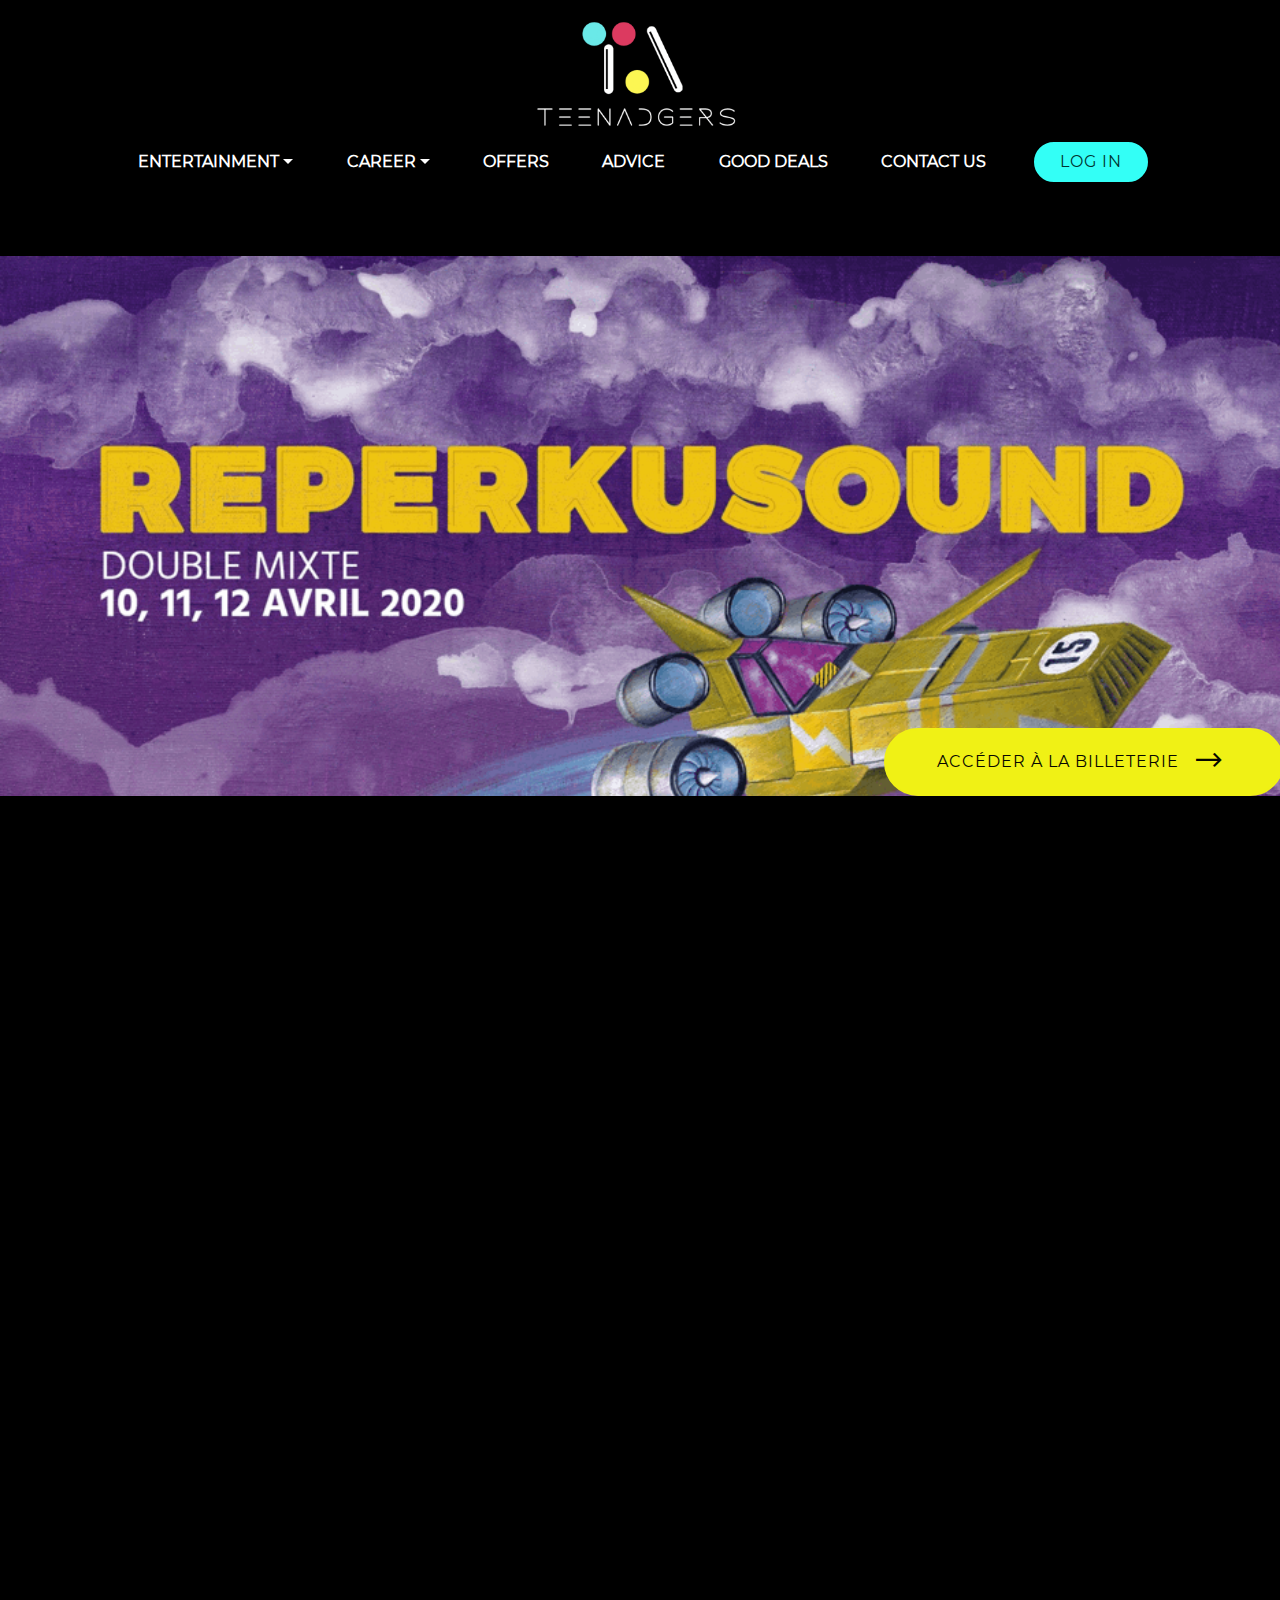
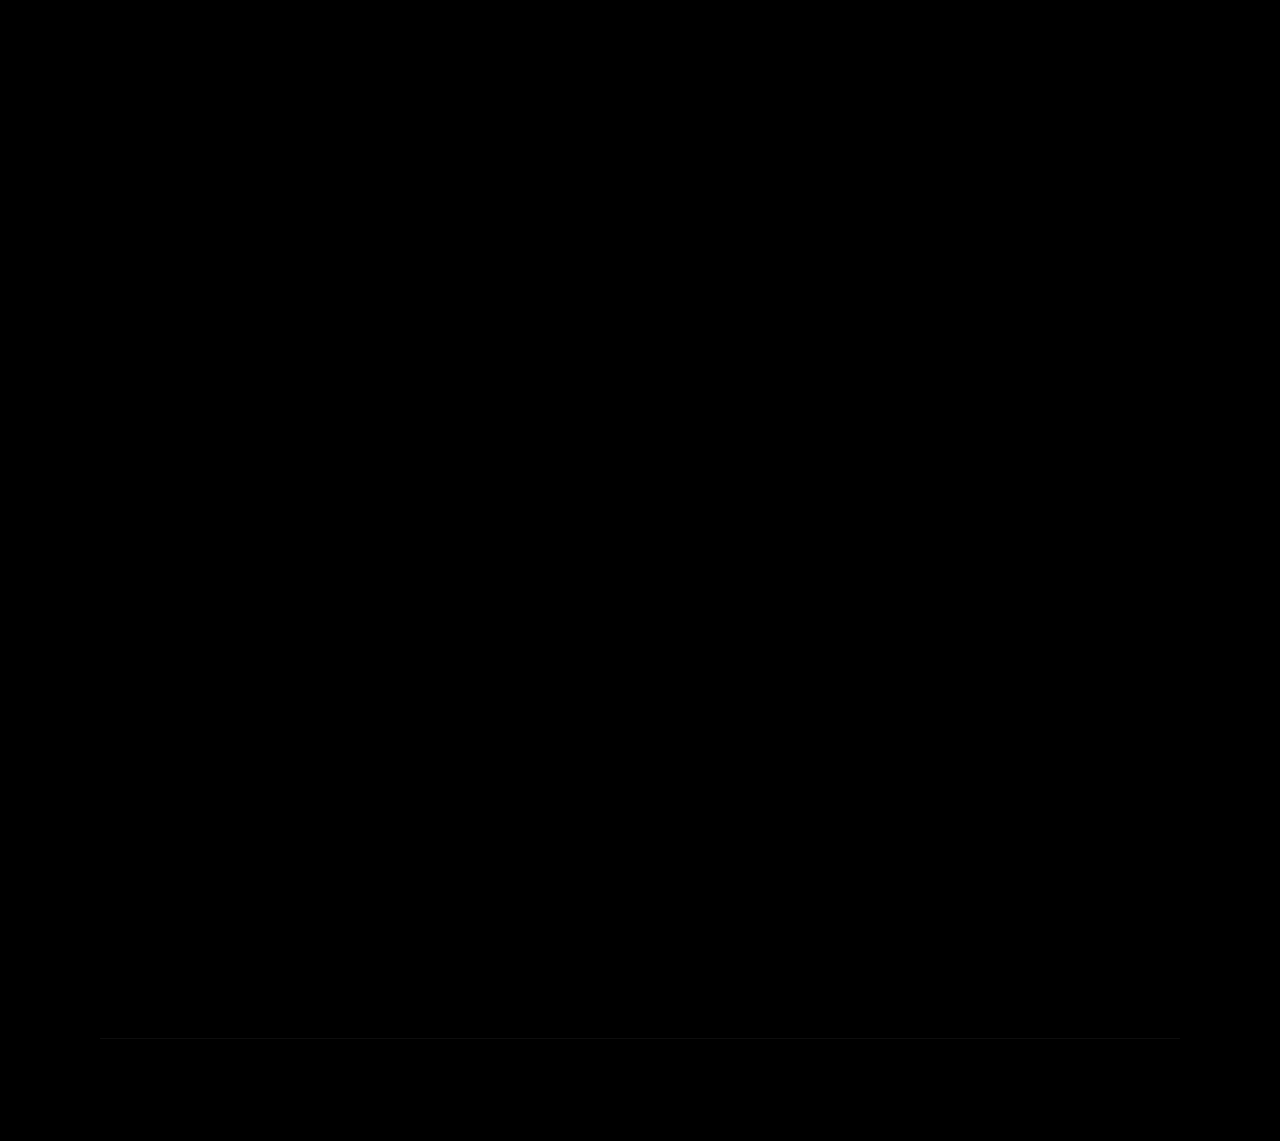
<file: page9.html>
<!DOCTYPE html>
<html  >
<head>
  
  <meta charset="UTF-8">
  <meta http-equiv="X-UA-Compatible" content="IE=edge">
  
  <meta name="viewport" content="width=device-width, initial-scale=1, minimum-scale=1">
  <link rel="shortcut icon" href="assets/images/logo-326x194.png" type="image/x-icon">
  <meta name="description" content="Website Generator Description">
  
  <title>Festival</title>
  <link rel="stylesheet" href="assets/web/assets/mobirise-icons2/mobirise2.css">
  <link rel="stylesheet" href="assets/bootstrap/css/bootstrap.min.css">
  <link rel="stylesheet" href="assets/bootstrap/css/bootstrap-grid.min.css">
  <link rel="stylesheet" href="assets/bootstrap/css/bootstrap-reboot.min.css">
  <link rel="stylesheet" href="assets/socicon/css/styles.css">
  <link rel="stylesheet" href="assets/dropdown/css/style.css">
  <link rel="stylesheet" href="assets/animatecss/animate.min.css">
  <link rel="stylesheet" href="assets/tether/tether.min.css">
  <link rel="stylesheet" href="assets/theme/css/style.css">
  <link rel="stylesheet" href="assets/formoid-css/recaptcha.css">
  <link href="assets/fonts/style.css" rel="stylesheet">
  <link rel="preload" as="style" href="assets/mobirise/css/mbr-additional.css"><link rel="stylesheet" href="assets/mobirise/css/mbr-additional.css" type="text/css">
  
  
  
</head>
<body>
  <section class="menu cid-rN7fA42QzZ" once="menu" id="extMenu5-2d">
    


    <nav class="navbar navbar-dropdown navbar-expand-lg">
        <div class="navbar-brand">
            <span class="navbar-logo">
                <a href="index.html">
                    <img src="assets/images/logo-326x194.png" alt="" title="" style="height: 8rem;">
                </a>
            </span>
            
        </div>
        <button class="navbar-toggler" type="button" data-toggle="collapse" data-target="#navbarSupportedContent" aria-controls="navbarNavAltMarkup" aria-expanded="false" aria-label="Toggle navigation">
            <div class="hamburger">
                <span></span>
                <span></span>
                <span></span>
                <span></span>
            </div>
        </button>
        
        
        <div class="collapse navbar-collapse" id="navbarSupportedContent">
            <ul class="navbar-nav nav-dropdown" data-app-modern-menu="true"><li class="nav-item dropdown"><a class="nav-link link dropdown-toggle text-danger display-4" aria-expanded="false" data-toggle="dropdown-submenu">ENTERTAINMENT</a><div class="dropdown-menu"><a class="dropdown-item text-danger display-4" href="page9.html" aria-expanded="false">Music&nbsp;</a><a class="dropdown-item text-danger display-4" href="page1.html" aria-expanded="false">Artist of the week</a><a class="dropdown-item text-danger display-4" href="page10.html" aria-expanded="false">Series Reviews</a><a class="dropdown-item text-danger display-4" href="page11.html" aria-expanded="false">Movie reviews</a><a class="dropdown-item text-danger display-4" href="page12.html" aria-expanded="false">Nostalgia</a><a class="dropdown-item text-danger display-4" href="page8.html" aria-expanded="false">Lecture</a><a class="dropdown-item text-danger display-4" href="page14.html" aria-expanded="false">Quizz</a></div></li>
                <li class="nav-item dropdown open">
                    <a class="nav-link link dropdown-toggle text-danger display-4" href="https://sharon-webdesign.github.io/teenadgers/pagequizorientation" aria-expanded="true" data-toggle="dropdown-submenu">CAREER</a><div class="dropdown-menu"><a class="text-danger dropdown-item display-4" href="https://sharon-webdesign.github.io/teenadgers/pagequizorientation" aria-expanded="false">New Item</a></div><div class="dropdown-menu"><a class="dropdown-item text-danger display-4" href="page13.html" aria-expanded="false">Education Form</a><a class="dropdown-item text-danger display-4" href="page13.html" aria-expanded="false">Training Form</a><a class="dropdown-item text-danger display-4" href="https://sharon-webdesign.github.io/teenadgers/pagequizorientation" aria-expanded="false">Other</a></div></li>
                <li class="nav-item"><a class="nav-link link text-danger display-4" href="page3.html" aria-expanded="false">OFFERS</a>
                    
                </li>

                <li class="nav-item"><a class="nav-link link text-danger display-4" href="page4.html" aria-expanded="false">ADVICE</a></li>
                <li class="nav-item"><a class="nav-link link text-danger display-4" href="page2.html" aria-expanded="false">
                        GOOD DEALS</a></li><li class="nav-item"><a class="nav-link link text-danger display-4" href="page6.html" aria-expanded="false">
                        CONTACT US<br></a></li></ul>
            
            <div class="navbar-buttons px-2 mbr-section-btn"><a class="btn btn-sm btn-primary display-4" href="page7.html">LOG IN</a></div>
        </div>
    </nav>
</section>

<section class="extСontent cid-rNEo208wht" id="extContent6-2f">
    
    
    <div class="container">
        <div class="row">
            <div class="col-lg-12 img-col">
                <img src="assets/images/festival-reperku-935x485.png" alt="" title="">
                <div class="mbr-section-btn pt-3"><a class="btn btn-lg btn-warning display-4" href="#"><span class="mobi-mbri mobi-mbri-right mbr-iconfont mbr-iconfont-btn"></span>ACCÉDER À LA BILLETERIE</a></div>
            </div>
            <div class="col-lg-5 title-col align-left">
                <div class="title-wrap">
                    <h3 class="number mbr-medium mbr-black pb-2 mbr-fonts-style display-7">01</h3>
                    <h2 class="mbr-section-title mbr-semibold mbr-black mbr-fonts-style display-2"><strong>fESTIVAL<br>Reperkusound</strong></h2>
                </div>
            </div>

            <div class="col-lg-7 text-col align-left">
                <p class="mbr-text mbr-black mbr-regular mbr-light mbr-fonts-style display-7">This festival is well known in Lyon and in the region Auvergne-Rhône-Alpes. If you are from Lyon
<br>you know what I am talking about, otherwise you will quickly understand. The Reperkusound
festival is a big-scale electronic music festival which takes place at the Double Mixte in
Villeurbanne. It brings together many musical styles such as house, psytrance, electro or
<br>techno and even others. It takes place 3 evenings in a row, and it is during the Easter
weekend (10,11,12 April 2020) Easter Monday being a holiday, you can trade sleeping early on Sunday for partying !</p>

            </div>

        </div>
    </div>
</section>

<section class="social2 cid-rNF3j5FT9Y" id="extImage2-2i">

    

    

    <div class="container">
        
        <div class="row">



            <div class="item col-md-12 col-lg-10">
                <div class="img-wrap img1">
                    <img src="assets/images/festival2-960x640.png" alt="" title="">
                </div>
                <div class="img-wrap img2">
                    <img src="assets/images/violet-960x668.png" alt="" title="">
                </div>
                <div class="img-wrap img3">
                    <img src="assets/images/jaune-960x670.png" alt="" title="">
                </div>
            </div>

        </div>
    </div>

</section>

<section class="mbr-section article content14 cid-rNEqkeo6pt" id="content14-2g">
      
     

    <div class="container">
        <div class="media-container-row">
            <div class="row col-12 col-md-12">
                <div class="col-12 mbr-text mbr-fonts-style col-md-6 display-7">
                     <p class="p-3">
</p><p class="p-3">Many artists have participated at the festival such as: Parov Stelar, Bakermat, Worakls, or
&nbsp;<span style="font-size: 1.2rem;">Gramatik. These names may seem stranges to you if you don't know this style of music, but&nbsp;</span><span style="font-size: 1.2rem;">all experts will recognize it !</span></p>
                </div>
                <div class="col-12 mbr-text mbr-fonts-style display-7 col-md-6">
                     <p class="p-3"><span style="font-size: 1.2rem;"><br></span></p><p class="p-3">For the 15th edition in 2020, we do not have the program yet but you can count on us to
&nbsp;<span style="font-size: 1.2rem;">announce it as soon as it is available. We will be running a contest to win a few tickets by the&nbsp;</span><span style="font-size: 1.2rem;">beginning of February.&nbsp;</span><span style="font-size: 1.2rem;">So if you like to dance, go out with your friends, &nbsp;music and good atmosphere, this &nbsp;</span><span style="font-size: 1.2rem;">festival is perfect for you !</span></p>
                </div>
                
            </div>
        </div>
    </div>
</section>

<section class="footer4 cid-rNEsIvv3iu" id="footer4-2h">

    

    

    <div class="container">
        <div class="media-container-row content mbr-white">
            <div class="col-md-3 col-sm-4">
                <div class="mb-3 img-logo">
                    <a href="#">
                        <img src="assets/images/logo-326x194.png" alt="" title="">
                    </a>
                </div>
              
            </div>
              <div class="col-md-3 col-sm-4">
                <p class="mb-4 mbr-fonts-style foot-title display-7">
                    TEENADGERS</p>
                      <p class="mbr-text mbr-fonts-style mbr-links-column display-7">Contact us 
<br>Log in 
<br>Terms and conditions<br></p> 
            </div>
            
             <div class="col-md-3 col-sm-4">
                <p class="mb-4 mbr-fonts-style foot-title display-7">
                    OUR NEWS</p>
                      <p class="mbr-text mbr-fonts-style mbr-links-column display-7">Entertainment 
<br>Career
<br>Offers 
<br>Advice 
<br>Good Deals</p> 
            </div>
            
            <div class="col-md-4 offset-md-1 col-sm-12">
                
                
                
                <p class="mb-4 mbr-fonts-style foot-title display-7">
                    CONNECT WITH US
                </p>
                <div class="social-list pl-0 mb-0">
                        <div class="soc-item">
                            <a href="https://twitter.com/mobirise" target="_blank">
                                <span class="mbr-iconfont mbr-iconfont-social socicon-twitter socicon" style="color: rgb(240, 241, 21); fill: rgb(240, 241, 21);"></span>
                            </a>
                        </div>
                        <div class="soc-item">
                            <a href="https://www.facebook.com/pages/Mobirise/1616226671953247" target="_blank">
                                <span class="mbr-iconfont mbr-iconfont-social socicon-facebook socicon" style="color: rgb(240, 241, 21); fill: rgb(240, 241, 21);"></span>
                            </a>
                        </div>
                        <div class="soc-item">
                            <a href="https://www.youtube.com/c/mobirise" target="_blank">
                                <span class="mbr-iconfont mbr-iconfont-social socicon-youtube socicon" style="color: rgb(240, 241, 21); fill: rgb(240, 241, 21);"></span>
                            </a>
                        </div>
                        <div class="soc-item">
                            <a href="https://instagram.com/mobirise" target="_blank">
                                <span class="mbr-iconfont mbr-iconfont-social socicon-instagram socicon" style="color: rgb(240, 241, 21); fill: rgb(240, 241, 21);"></span>
                            </a>
                        </div>
                        
                        
                </div>
            </div>
        </div>
        <div class="footer-lower">
            <div class="media-container-row">
                <div class="col-sm-12">
                    <hr>
                </div>
            </div>
            <div class="media-container-row mbr-white">
                <div class="col-sm-12 copyright">
                    <p class="mbr-text mbr-fonts-style display-7"></p><p>
                        © Copyright 2020 Teenadgers - All Rights Reserved  | Made by the team SMCNS DC Prepa DIgital Campus                           </p><p></p>
                </div>
            </div>
        </div>
    </div>
</section>


  <script src="assets/web/assets/jquery/jquery.min.js"></script>
  <script src="assets/popper/popper.min.js"></script>
  <script src="assets/bootstrap/js/bootstrap.min.js"></script>
  <script src="assets/smoothscroll/smooth-scroll.js"></script>
  <script src="assets/dropdown/js/nav-dropdown.js"></script>
  <script src="assets/dropdown/js/navbar-dropdown.js"></script>
  <script src="assets/touchswipe/jquery.touch-swipe.min.js"></script>
  <script src="assets/viewportchecker/jquery.viewportchecker.js"></script>
  <script src="assets/tether/tether.min.js"></script>
  <script src="assets/theme/js/script.js"></script>
  <script src="assets/formoid/formoid.min.js"></script>
  
  
  <input name="animation" type="hidden">
  </body>
</html>
</file>
<file: assets/web/assets/mobirise-icons/mobirise-icons.css>
@font-face {
  font-family: 'MobiriseIcons';
  src:  url('mobirise-icons.eot?spat4u');
  src:  url('mobirise-icons.eot?spat4u#iefix') format('embedded-opentype'),
    url('mobirise-icons.ttf?spat4u') format('truetype'),
    url('mobirise-icons.woff?spat4u') format('woff'),
    url('mobirise-icons.svg?spat4u#MobiriseIcons') format('svg');
  font-weight: normal;
  font-style: normal;
  font-display: swap;
}

[class^="mbri-"], [class*=" mbri-"] {
  /* use !important to prevent issues with browser extensions that change fonts */
  font-family: MobiriseIcons !important;
  speak: none;
  font-style: normal;
  font-weight: normal;
  font-variant: normal;
  text-transform: none;
  line-height: 1;

  /* Better Font Rendering =========== */
  -webkit-font-smoothing: antialiased;
  -moz-osx-font-smoothing: grayscale;
}

.mbri-add-submenu:before {
  content: "\e900";
}
.mbri-alert:before {
  content: "\e901";
}
.mbri-align-center:before {
  content: "\e902";
}
.mbri-align-justify:before {
  content: "\e903";
}
.mbri-align-left:before {
  content: "\e904";
}
.mbri-align-right:before {
  content: "\e905";
}
.mbri-android:before {
  content: "\e906";
}
.mbri-apple:before {
  content: "\e907";
}
.mbri-arrow-down:before {
  content: "\e908";
}
.mbri-arrow-next:before {
  content: "\e909";
}
.mbri-arrow-prev:before {
  content: "\e90a";
}
.mbri-arrow-up:before {
  content: "\e90b";
}
.mbri-bold:before {
  content: "\e90c";
}
.mbri-bookmark:before {
  content: "\e90d";
}
.mbri-bootstrap:before {
  content: "\e90e";
}
.mbri-briefcase:before {
  content: "\e90f";
}
.mbri-browse:before {
  content: "\e910";
}
.mbri-bulleted-list:before {
  content: "\e911";
}
.mbri-calendar:before {
  content: "\e912";
}
.mbri-camera:before {
  content: "\e913";
}
.mbri-cart-add:before {
  content: "\e914";
}
.mbri-cart-full:before {
  content: "\e915";
}
.mbri-cash:before {
  content: "\e916";
}
.mbri-change-style:before {
  content: "\e917";
}
.mbri-chat:before {
  content: "\e918";
}
.mbri-clock:before {
  content: "\e919";
}
.mbri-close:before {
  content: "\e91a";
}
.mbri-cloud:before {
  content: "\e91b";
}
.mbri-code:before {
  content: "\e91c";
}
.mbri-contact-form:before {
  content: "\e91d";
}
.mbri-credit-card:before {
  content: "\e91e";
}
.mbri-cursor-click:before {
  content: "\e91f";
}
.mbri-cust-feedback:before {
  content: "\e920";
}
.mbri-database:before {
  content: "\e921";
}
.mbri-delivery:before {
  content: "\e922";
}
.mbri-desktop:before {
  content: "\e923";
}
.mbri-devices:before {
  content: "\e924";
}
.mbri-down:before {
  content: "\e925";
}
.mbri-download:before {
  content: "\e989";
}
.mbri-drag-n-drop:before {
  content: "\e927";
}
.mbri-drag-n-drop2:before {
  content: "\e928";
}
.mbri-edit:before {
  content: "\e929";
}
.mbri-edit2:before {
  content: "\e92a";
}
.mbri-error:before {
  content: "\e92b";
}
.mbri-extension:before {
  content: "\e92c";
}
.mbri-features:before {
  content: "\e92d";
}
.mbri-file:before {
  content: "\e92e";
}
.mbri-flag:before {
  content: "\e92f";
}
.mbri-folder:before {
  content: "\e930";
}
.mbri-gift:before {
  content: "\e931";
}
.mbri-github:before {
  content: "\e932";
}
.mbri-globe:before {
  content: "\e933";
}
.mbri-globe-2:before {
  content: "\e934";
}
.mbri-growing-chart:before {
  content: "\e935";
}
.mbri-hearth:before {
  content: "\e936";
}
.mbri-help:before {
  content: "\e937";
}
.mbri-home:before {
  content: "\e938";
}
.mbri-hot-cup:before {
  content: "\e939";
}
.mbri-idea:before {
  content: "\e93a";
}
.mbri-image-gallery:before {
  content: "\e93b";
}
.mbri-image-slider:before {
  content: "\e93c";
}
.mbri-info:before {
  content: "\e93d";
}
.mbri-italic:before {
  content: "\e93e";
}
.mbri-key:before {
  content: "\e93f";
}
.mbri-laptop:before {
  content: "\e940";
}
.mbri-layers:before {
  content: "\e941";
}
.mbri-left-right:before {
  content: "\e942";
}
.mbri-left:before {
  content: "\e943";
}
.mbri-letter:before {
  content: "\e944";
}
.mbri-like:before {
  content: "\e945";
}
.mbri-link:before {
  content: "\e946";
}
.mbri-lock:before {
  content: "\e947";
}
.mbri-login:before {
  content: "\e948";
}
.mbri-logout:before {
  content: "\e949";
}
.mbri-magic-stick:before {
  content: "\e94a";
}
.mbri-map-pin:before {
  content: "\e94b";
}
.mbri-menu:before {
  content: "\e94c";
}
.mbri-mobile:before {
  content: "\e94d";
}
.mbri-mobile2:before {
  content: "\e94e";
}
.mbri-mobirise:before {
  content: "\e94f";
}
.mbri-more-horizontal:before {
  content: "\e950";
}
.mbri-more-vertical:before {
  content: "\e951";
}
.mbri-music:before {
  content: "\e952";
}
.mbri-new-file:before {
  content: "\e953";
}
.mbri-numbered-list:before {
  content: "\e954";
}
.mbri-opened-folder:before {
  content: "\e955";
}
.mbri-pages:before {
  content: "\e956";
}
.mbri-paper-plane:before {
  content: "\e957";
}
.mbri-paperclip:before {
  content: "\e958";
}
.mbri-photo:before {
  content: "\e959";
}
.mbri-photos:before {
  content: "\e95a";
}
.mbri-pin:before {
  content: "\e95b";
}
.mbri-play:before {
  content: "\e95c";
}
.mbri-plus:before {
  content: "\e95d";
}
.mbri-preview:before {
  content: "\e95e";
}
.mbri-print:before {
  content: "\e95f";
}
.mbri-protect:before {
  content: "\e960";
}
.mbri-question:before {
  content: "\e961";
}
.mbri-quote-left:before {
  content: "\e962";
}
.mbri-quote-right:before {
  content: "\e963";
}
.mbri-refresh:before {
  content: "\e964";
}
.mbri-responsive:before {
  content: "\e965";
}
.mbri-right:before {
  content: "\e966";
}
.mbri-rocket:before {
  content: "\e967";
}
.mbri-sad-face:before {
  content: "\e968";
}
.mbri-sale:before {
  content: "\e969";
}
.mbri-save:before {
  content: "\e96a";
}
.mbri-search:before {
  content: "\e96b";
}
.mbri-setting:before {
  content: "\e96c";
}
.mbri-setting2:before {
  content: "\e96d";
}
.mbri-setting3:before {
  content: "\e96e";
}
.mbri-share:before {
  content: "\e96f";
}
.mbri-shopping-bag:before {
  content: "\e970";
}
.mbri-shopping-basket:before {
  content: "\e971";
}
.mbri-shopping-cart:before {
  content: "\e972";
}
.mbri-sites:before {
  content: "\e973";
}
.mbri-smile-face:before {
  content: "\e974";
}
.mbri-speed:before {
  content: "\e975";
}
.mbri-star:before {
  content: "\e976";
}
.mbri-success:before {
  content: "\e977";
}
.mbri-sun:before {
  content: "\e978";
}
.mbri-sun2:before {
  content: "\e979";
}
.mbri-tablet:before {
  content: "\e97a";
}
.mbri-tablet-vertical:before {
  content: "\e97b";
}
.mbri-target:before {
  content: "\e97c";
}
.mbri-timer:before {
  content: "\e97d";
}
.mbri-to-ftp:before {
  content: "\e97e";
}
.mbri-to-local-drive:before {
  content: "\e97f";
}
.mbri-touch-swipe:before {
  content: "\e980";
}
.mbri-touch:before {
  content: "\e981";
}
.mbri-trash:before {
  content: "\e982";
}
.mbri-underline:before {
  content: "\e983";
}
.mbri-unlink:before {
  content: "\e984";
}
.mbri-unlock:before {
  content: "\e985";
}
.mbri-up-down:before {
  content: "\e986";
}
.mbri-up:before {
  content: "\e987";
}
.mbri-update:before {
  content: "\e988";
}
.mbri-upload:before {
 content: "\e926"; 
}
.mbri-user:before {
  content: "\e98a";
}
.mbri-user2:before {
  content: "\e98b";
}
.mbri-users:before {
  content: "\e98c";
}
.mbri-video:before {
  content: "\e98d";
}
.mbri-video-play:before {
  content: "\e98e";
}
.mbri-watch:before {
  content: "\e98f";
}
.mbri-website-theme:before {
  content: "\e990";
}
.mbri-wifi:before {
  content: "\e991";
}
.mbri-windows:before {
  content: "\e992";
}
.mbri-zoom-out:before {
  content: "\e993";
}
.mbri-redo:before {
  content: "\e994";
}
.mbri-undo:before {
  content: "\e995";
}
</file>
<file: assets/web/assets/mobirise-icons2/mobirise2.css>
@font-face {
  font-family: 'Moririse2';
  font-display: swap;
  src:  url('mobirise2.eot?f2bix4');
  src:  url('mobirise2.eot?f2bix4#iefix') format('embedded-opentype'),
    url('mobirise2.ttf?f2bix4') format('truetype'),
    url('mobirise2.woff?f2bix4') format('woff'),
    url('mobirise2.svg?f2bix4#mobirise2') format('svg');
  font-weight: normal;
  font-style: normal;
}

[class^="mobi-"], [class*=" mobi-"] {
  /* use !important to prevent issues with browser extensions that change fonts */
  font-family: 'Moririse2' !important;
  speak: none;
  font-style: normal;
  font-weight: normal;
  font-variant: normal;
  text-transform: none;
  line-height: 1;

  /* Better Font Rendering =========== */
  -webkit-font-smoothing: antialiased;
  -moz-osx-font-smoothing: grayscale;
}

.mobi-mbri-add-submenu:before {
  content: "\e900";
}
.mobi-mbri-alert:before {
  content: "\e901";
}
.mobi-mbri-align-center:before {
  content: "\e902";
}
.mobi-mbri-align-justify:before {
  content: "\e903";
}
.mobi-mbri-align-left:before {
  content: "\e904";
}
.mobi-mbri-align-right:before {
  content: "\e905";
}
.mobi-mbri-android:before {
  content: "\e906";
}
.mobi-mbri-apple:before {
  content: "\e907";
}
.mobi-mbri-arrow-down:before {
  content: "\e908";
}
.mobi-mbri-arrow-next:before {
  content: "\e909";
}
.mobi-mbri-arrow-prev:before {
  content: "\e90a";
}
.mobi-mbri-arrow-up:before {
  content: "\e90b";
}
.mobi-mbri-bold:before {
  content: "\e90c";
}
.mobi-mbri-bookmark:before {
  content: "\e90d";
}
.mobi-mbri-bootstrap:before {
  content: "\e90e";
}
.mobi-mbri-briefcase:before {
  content: "\e90f";
}
.mobi-mbri-browse:before {
  content: "\e910";
}
.mobi-mbri-bulleted-list:before {
  content: "\e911";
}
.mobi-mbri-calendar:before {
  content: "\e912";
}
.mobi-mbri-camera:before {
  content: "\e913";
}
.mobi-mbri-cart-add:before {
  content: "\e914";
}
.mobi-mbri-cart-full:before {
  content: "\e915";
}
.mobi-mbri-cash:before {
  content: "\e916";
}
.mobi-mbri-change-style:before {
  content: "\e917";
}
.mobi-mbri-chat:before {
  content: "\e918";
}
.mobi-mbri-clock:before {
  content: "\e919";
}
.mobi-mbri-close:before {
  content: "\e91a";
}
.mobi-mbri-cloud:before {
  content: "\e91b";
}
.mobi-mbri-code:before {
  content: "\e91c";
}
.mobi-mbri-contact-form:before {
  content: "\e91d";
}
.mobi-mbri-credit-card:before {
  content: "\e91e";
}
.mobi-mbri-cursor-click:before {
  content: "\e91f";
}
.mobi-mbri-cust-feedback:before {
  content: "\e920";
}
.mobi-mbri-database:before {
  content: "\e921";
}
.mobi-mbri-delivery:before {
  content: "\e922";
}
.mobi-mbri-desktop:before {
  content: "\e923";
}
.mobi-mbri-devices:before {
  content: "\e924";
}
.mobi-mbri-down:before {
  content: "\e925";
}
.mobi-mbri-download-2:before {
  content: "\e926";
}
.mobi-mbri-download:before {
  content: "\e927";
}
.mobi-mbri-drag-n-drop-2:before {
  content: "\e928";
}
.mobi-mbri-drag-n-drop:before {
  content: "\e929";
}
.mobi-mbri-edit-2:before {
  content: "\e92a";
}
.mobi-mbri-edit:before {
  content: "\e92b";
}
.mobi-mbri-error:before {
  content: "\e92c";
}
.mobi-mbri-extension:before {
  content: "\e92d";
}
.mobi-mbri-features:before {
  content: "\e92e";
}
.mobi-mbri-file:before {
  content: "\e92f";
}
.mobi-mbri-flag:before {
  content: "\e930";
}
.mobi-mbri-folder:before {
  content: "\e931";
}
.mobi-mbri-gift:before {
  content: "\e932";
}
.mobi-mbri-github:before {
  content: "\e933";
}
.mobi-mbri-globe-2:before {
  content: "\e934";
}
.mobi-mbri-globe:before {
  content: "\e935";
}
.mobi-mbri-growing-chart:before {
  content: "\e936";
}
.mobi-mbri-hearth:before {
  content: "\e937";
}
.mobi-mbri-help:before {
  content: "\e938";
}
.mobi-mbri-home:before {
  content: "\e939";
}
.mobi-mbri-hot-cup:before {
  content: "\e93a";
}
.mobi-mbri-idea:before {
  content: "\e93b";
}
.mobi-mbri-image-gallery:before {
  content: "\e93c";
}
.mobi-mbri-image-slider:before {
  content: "\e93d";
}
.mobi-mbri-info:before {
  content: "\e93e";
}
.mobi-mbri-italic:before {
  content: "\e93f";
}
.mobi-mbri-key:before {
  content: "\e940";
}
.mobi-mbri-laptop:before {
  content: "\e941";
}
.mobi-mbri-layers:before {
  content: "\e942";
}
.mobi-mbri-left-right:before {
  content: "\e943";
}
.mobi-mbri-left:before {
  content: "\e944";
}
.mobi-mbri-letter:before {
  content: "\e945";
}
.mobi-mbri-like:before {
  content: "\e946";
}
.mobi-mbri-link:before {
  content: "\e947";
}
.mobi-mbri-lock:before {
  content: "\e948";
}
.mobi-mbri-login:before {
  content: "\e949";
}
.mobi-mbri-logout:before {
  content: "\e94a";
}
.mobi-mbri-magic-stick:before {
  content: "\e94b";
}
.mobi-mbri-map-pin:before {
  content: "\e94c";
}
.mobi-mbri-menu:before {
  content: "\e94d";
}
.mobi-mbri-mobile-2:before {
  content: "\e94e";
}
.mobi-mbri-mobile-horizontal:before {
  content: "\e94f";
}
.mobi-mbri-mobile:before {
  content: "\e950";
}
.mobi-mbri-mobirise:before {
  content: "\e951";
}
.mobi-mbri-more-horizontal:before {
  content: "\e952";
}
.mobi-mbri-more-vertical:before {
  content: "\e953";
}
.mobi-mbri-music:before {
  content: "\e954";
}
.mobi-mbri-new-file:before {
  content: "\e955";
}
.mobi-mbri-numbered-list:before {
  content: "\e956";
}
.mobi-mbri-opened-folder:before {
  content: "\e957";
}
.mobi-mbri-pages:before {
  content: "\e958";
}
.mobi-mbri-paper-plane:before {
  content: "\e959";
}
.mobi-mbri-paperclip:before {
  content: "\e95a";
}
.mobi-mbri-phone:before {
  content: "\e95b";
}
.mobi-mbri-photo:before {
  content: "\e95c";
}
.mobi-mbri-photos:before {
  content: "\e95d";
}
.mobi-mbri-pin:before {
  content: "\e95e";
}
.mobi-mbri-play:before {
  content: "\e95f";
}
.mobi-mbri-plus:before {
  content: "\e960";
}
.mobi-mbri-preview:before {
  content: "\e961";
}
.mobi-mbri-print:before {
  content: "\e962";
}
.mobi-mbri-protect:before {
  content: "\e963";
}
.mobi-mbri-question:before {
  content: "\e964";
}
.mobi-mbri-quote-left:before {
  content: "\e965";
}
.mobi-mbri-quote-right:before {
  content: "\e966";
}
.mobi-mbri-redo:before {
  content: "\e967";
}
.mobi-mbri-refresh:before {
  content: "\e968";
}
.mobi-mbri-responsive-2:before {
  content: "\e969";
}
.mobi-mbri-responsive:before {
  content: "\e96a";
}
.mobi-mbri-right:before {
  content: "\e96b";
}
.mobi-mbri-rocket:before {
  content: "\e96c";
}
.mobi-mbri-sad-face:before {
  content: "\e96d";
}
.mobi-mbri-sale:before {
  content: "\e96e";
}
.mobi-mbri-save:before {
  content: "\e96f";
}
.mobi-mbri-search:before {
  content: "\e970";
}
.mobi-mbri-setting-2:before {
  content: "\e971";
}
.mobi-mbri-setting-3:before {
  content: "\e972";
}
.mobi-mbri-setting:before {
  content: "\e973";
}
.mobi-mbri-share:before {
  content: "\e974";
}
.mobi-mbri-shopping-bag:before {
  content: "\e975";
}
.mobi-mbri-shopping-basket:before {
  content: "\e976";
}
.mobi-mbri-shopping-cart:before {
  content: "\e977";
}
.mobi-mbri-sites:before {
  content: "\e978";
}
.mobi-mbri-smile-face:before {
  content: "\e979";
}
.mobi-mbri-speed:before {
  content: "\e97a";
}
.mobi-mbri-star:before {
  content: "\e97b";
}
.mobi-mbri-success:before {
  content: "\e97c";
}
.mobi-mbri-sun:before {
  content: "\e97d";
}
.mobi-mbri-sun2:before {
  content: "\e97e";
}
.mobi-mbri-tablet-vertical:before {
  content: "\e97f";
}
.mobi-mbri-tablet:before {
  content: "\e980";
}
.mobi-mbri-target:before {
  content: "\e981";
}
.mobi-mbri-timer:before {
  content: "\e982";
}
.mobi-mbri-to-ftp:before {
  content: "\e983";
}
.mobi-mbri-to-local-drive:before {
  content: "\e984";
}
.mobi-mbri-touch-swipe:before {
  content: "\e985";
}
.mobi-mbri-touch:before {
  content: "\e986";
}
.mobi-mbri-trash:before {
  content: "\e987";
}
.mobi-mbri-underline:before {
  content: "\e988";
}
.mobi-mbri-undo:before {
  content: "\e989";
}
.mobi-mbri-unlink:before {
  content: "\e98a";
}
.mobi-mbri-unlock:before {
  content: "\e98b";
}
.mobi-mbri-up-down:before {
  content: "\e98c";
}
.mobi-mbri-up:before {
  content: "\e98d";
}
.mobi-mbri-update:before {
  content: "\e98e";
}
.mobi-mbri-upload-2:before {
  content: "\e98f";
}
.mobi-mbri-upload:before {
  content: "\e990";
}
.mobi-mbri-user-2:before {
  content: "\e991";
}
.mobi-mbri-user:before {
  content: "\e992";
}
.mobi-mbri-users:before {
  content: "\e993";
}
.mobi-mbri-video-play:before {
  content: "\e994";
}
.mobi-mbri-video:before {
  content: "\e995";
}
.mobi-mbri-watch:before {
  content: "\e996";
}
.mobi-mbri-website-theme-2:before {
  content: "\e997";
}
.mobi-mbri-website-theme:before {
  content: "\e998";
}
.mobi-mbri-wifi:before {
  content: "\e999";
}
.mobi-mbri-windows:before {
  content: "\e99a";
}
.mobi-mbri-zoom-in:before {
  content: "\e99b";
}
.mobi-mbri-zoom-out:before {
  content: "\e99c";
}
</file>
<file: assets/dropdown/css/style.css>
.navbar-dropdown {
  left: 0;
  padding: 0;
  position: absolute;
  right: 0;
  top: 0;
  transition: all 0.45s ease;
  z-index: 1030;
  background: #282828; }
  .navbar-dropdown .navbar-logo {
    margin-right: 0.8rem;
    transition: margin 0.3s ease-in-out;
    vertical-align: middle; }
    .navbar-dropdown .navbar-logo img {
      height: 3.125rem;
      transition: all 0.3s ease-in-out; }
    .navbar-dropdown .navbar-logo.mbr-iconfont {
      font-size: 3.125rem;
      line-height: 3.125rem; }
  .navbar-dropdown .navbar-caption {
    font-weight: 700;
    white-space: normal;
    vertical-align: -4px;
    line-height: 3.125rem !important; }
    .navbar-dropdown .navbar-caption, .navbar-dropdown .navbar-caption:hover {
      color: inherit;
      text-decoration: none; }
  .navbar-dropdown .mbr-iconfont + .navbar-caption {
    vertical-align: -1px; }
  .navbar-dropdown.navbar-fixed-top {
    position: fixed; }
  .navbar-dropdown .navbar-brand span {
    vertical-align: -4px; }
  .navbar-dropdown.bg-color.transparent {
    background: none; }
  .navbar-dropdown.navbar-short .navbar-brand {
    padding: 0.625rem 0; }
    .navbar-dropdown.navbar-short .navbar-brand span {
      vertical-align: -1px; }
  .navbar-dropdown.navbar-short .navbar-caption {
    line-height: 2.375rem !important;
    vertical-align: -2px; }
  .navbar-dropdown.navbar-short .navbar-logo {
    margin-right: 0.5rem; }
    .navbar-dropdown.navbar-short .navbar-logo img {
      height: 2.375rem; }
    .navbar-dropdown.navbar-short .navbar-logo.mbr-iconfont {
      font-size: 2.375rem;
      line-height: 2.375rem; }
  .navbar-dropdown.navbar-short .mbr-table-cell {
    height: 3.625rem; }
  .navbar-dropdown .navbar-close {
    left: 0.6875rem;
    position: fixed;
    top: 0.75rem;
    z-index: 1000; }
  .navbar-dropdown .hamburger-icon {
    content: "";
    display: inline-block;
    vertical-align: middle;
    width: 16px;
    -webkit-box-shadow: 0 -6px 0 1px #282828,0 0 0 1px #282828,0 6px 0 1px #282828;
    -moz-box-shadow: 0 -6px 0 1px #282828,0 0 0 1px #282828,0 6px 0 1px #282828;
    box-shadow: 0 -6px 0 1px #282828,0 0 0 1px #282828,0 6px 0 1px #282828; }

.dropdown-menu .dropdown-toggle[data-toggle="dropdown-submenu"]::after {
  border-bottom: 0.35em solid transparent;
  border-left: 0.35em solid;
  border-right: 0;
  border-top: 0.35em solid transparent;
  margin-left: 0.3rem; }

.dropdown-menu .dropdown-item:focus {
  outline: 0; }

.nav-dropdown {
  font-size: 0.75rem;
  font-weight: 500;
  height: auto !important; }
  .nav-dropdown .nav-btn {
    padding-left: 1rem; }
  .nav-dropdown .link {
    margin: .667em 1.667em;
    font-weight: 500;
    padding: 0;
    transition: color .2s ease-in-out; }
    .nav-dropdown .link.dropdown-toggle {
      margin-right: 2.583em; }
      .nav-dropdown .link.dropdown-toggle::after {
        margin-left: .25rem;
        border-top: 0.35em solid;
        border-right: 0.35em solid transparent;
        border-left: 0.35em solid transparent;
        border-bottom: 0; }
      .nav-dropdown .link.dropdown-toggle[aria-expanded="true"] {
        margin: 0;
        padding: 0.667em 3.263em  0.667em 1.667em; }
  .nav-dropdown .link::after,
  .nav-dropdown .dropdown-item::after {
    color: inherit; }
  .nav-dropdown .btn {
    font-size: 0.75rem;
    font-weight: 700;
    letter-spacing: 0;
    margin-bottom: 0;
    padding-left: 1.25rem;
    padding-right: 1.25rem; }
  .nav-dropdown .dropdown-menu {
    border-radius: 0;
    border: 0;
    left: 0;
    margin: 0;
    padding-bottom: 1.25rem;
    padding-top: 1.25rem;
    position: relative; }
  .nav-dropdown .dropdown-submenu {
    margin-left: 0.125rem;
    top: 0; }
  .nav-dropdown .dropdown-item {
    font-weight: 500;
    line-height: 2;
    padding: 0.3846em 4.615em 0.3846em 1.5385em;
    position: relative;
    transition: color .2s ease-in-out, background-color .2s ease-in-out; }
    .nav-dropdown .dropdown-item::after {
      margin-top: -0.3077em;
      position: absolute;
      right: 1.1538em;
      top: 50%; }
    .nav-dropdown .dropdown-item:focus, .nav-dropdown .dropdown-item:hover {
      background: none; }

@media (max-width: 767px) {
  .nav-dropdown.navbar-toggleable-sm {
    bottom: 0;
    display: none;
    left: 0;
    overflow-x: hidden;
    position: fixed;
    top: 0;
    transform: translateX(-100%);
    -ms-transform: translateX(-100%);
    -webkit-transform: translateX(-100%);
    width: 18.75rem;
    z-index: 999; } }
.nav-dropdown.navbar-toggleable-xl {
  bottom: 0;
  display: none;
  left: 0;
  overflow-x: hidden;
  position: fixed;
  top: 0;
  transform: translateX(-100%);
  -ms-transform: translateX(-100%);
  -webkit-transform: translateX(-100%);
  width: 18.75rem;
  z-index: 999; }

.nav-dropdown-sm {
  display: block !important;
  overflow-x: hidden;
  overflow: auto;
  padding-top: 3.875rem; }
  .nav-dropdown-sm::after {
    content: "";
    display: block;
    height: 3rem;
    width: 100%; }
  .nav-dropdown-sm.collapse.in ~ .navbar-close {
    display: block !important; }
  .nav-dropdown-sm.collapsing, .nav-dropdown-sm.collapse.in {
    transform: translateX(0);
    -ms-transform: translateX(0);
    -webkit-transform: translateX(0);
    transition: all 0.25s ease-out;
    -webkit-transition: all 0.25s ease-out;
    background: #282828; }
  .nav-dropdown-sm.collapsing[aria-expanded="false"] {
    transform: translateX(-100%);
    -ms-transform: translateX(-100%);
    -webkit-transform: translateX(-100%); }
  .nav-dropdown-sm .nav-item {
    display: block;
    margin-left: 0 !important;
    padding-left: 0; }
  .nav-dropdown-sm .link,
  .nav-dropdown-sm .dropdown-item {
    border-top: 1px dotted rgba(255, 255, 255, 0.1);
    font-size: 0.8125rem;
    line-height: 1.6;
    margin: 0 !important;
    padding: 0.875rem 2.4rem 0.875rem 1.5625rem !important;
    position: relative;
    white-space: normal; }
    .nav-dropdown-sm .link:focus, .nav-dropdown-sm .link:hover,
    .nav-dropdown-sm .dropdown-item:focus,
    .nav-dropdown-sm .dropdown-item:hover {
      background: rgba(0, 0, 0, 0.2) !important;
      color: #c0a375; }
  .nav-dropdown-sm .nav-btn {
    position: relative;
    padding: 1.5625rem 1.5625rem 0 1.5625rem; }
    .nav-dropdown-sm .nav-btn::before {
      border-top: 1px dotted rgba(255, 255, 255, 0.1);
      content: "";
      left: 0;
      position: absolute;
      top: 0;
      width: 100%; }
    .nav-dropdown-sm .nav-btn + .nav-btn {
      padding-top: 0.625rem; }
      .nav-dropdown-sm .nav-btn + .nav-btn::before {
        display: none; }
  .nav-dropdown-sm .btn {
    padding: 0.625rem 0; }
  .nav-dropdown-sm .dropdown-toggle[data-toggle="dropdown-submenu"]::after {
    margin-left: .25rem;
    border-top: 0.35em solid;
    border-right: 0.35em solid transparent;
    border-left: 0.35em solid transparent;
    border-bottom: 0; }
  .nav-dropdown-sm .dropdown-toggle[data-toggle="dropdown-submenu"][aria-expanded="true"]::after {
    border-top: 0;
    border-right: 0.35em solid transparent;
    border-left: 0.35em solid transparent;
    border-bottom: 0.35em solid; }
  .nav-dropdown-sm .dropdown-menu {
    margin: 0;
    padding: 0;
    position: relative;
    top: 0;
    left: 0;
    width: 100%;
    border: 0;
    float: none;
    border-radius: 0;
    background: none; }
  .nav-dropdown-sm .dropdown-submenu {
    left: 100%;
    margin-left: 0.125rem;
    margin-top: -1.25rem;
    top: 0; }

.navbar-toggleable-sm .nav-dropdown .dropdown-menu {
  position: absolute; }

.navbar-toggleable-sm .nav-dropdown .dropdown-submenu {
  left: 100%;
  margin-left: 0.125rem;
  margin-top: -1.25rem;
  top: 0; }

.navbar-toggleable-sm.opened .nav-dropdown .dropdown-menu {
  position: relative; }

.navbar-toggleable-sm.opened .nav-dropdown .dropdown-submenu {
  left: 0;
  margin-left: 00rem;
  margin-top: 0rem;
  top: 0; }

.is-builder .nav-dropdown.collapsing {
  transition: none !important; }

/*# sourceMappingURL=style.css.map */
</file>
<file: assets/socicon/css/styles.css>
@charset "UTF-8";

@font-face {
  font-family: "socicon";
  src:url("../fonts/socicon.eot");
  src:url("../fonts/socicon.eot?#iefix") format("embedded-opentype"),
    url("../fonts/socicon.woff") format("woff"),
    url("../fonts/socicon.ttf") format("truetype"),
    url("../fonts/socicon.svg#socicon") format("svg");
  font-weight: normal;
  font-style: normal;
  font-display:swap;
}

[data-icon]:before {
  font-family: "socicon" !important;
  content: attr(data-icon);
  font-style: normal !important;
  font-weight: normal !important;
  font-variant: normal !important;
  text-transform: none !important;
  speak: none;
  line-height: 1;
  -webkit-font-smoothing: antialiased;
  -moz-osx-font-smoothing: grayscale;
}

[class^="socicon-"]:before,
[class*=" socicon-"]:before {
  font-family: "socicon" !important;
  font-style: normal !important;
  font-weight: normal !important;
  font-variant: normal !important;
  text-transform: none !important;
  speak: none;
  line-height: 1;
  -webkit-font-smoothing: antialiased;
  -moz-osx-font-smoothing: grayscale;
}

.socicon-modelmayhem:before {
  content: "\e000";
}
.socicon-mixcloud:before {
  content: "\e001";
}
.socicon-drupal:before {
  content: "\e002";
}
.socicon-swarm:before {
  content: "\e003";
}
.socicon-istock:before {
  content: "\e004";
}
.socicon-yammer:before {
  content: "\e005";
}
.socicon-ello:before {
  content: "\e006";
}
.socicon-stackoverflow:before {
  content: "\e007";
}
.socicon-persona:before {
  content: "\e008";
}
.socicon-triplej:before {
  content: "\e009";
}
.socicon-houzz:before {
  content: "\e00a";
}
.socicon-rss:before {
  content: "\e00b";
}
.socicon-paypal:before {
  content: "\e00c";
}
.socicon-odnoklassniki:before {
  content: "\e00d";
}
.socicon-airbnb:before {
  content: "\e00e";
}
.socicon-periscope:before {
  content: "\e00f";
}
.socicon-outlook:before {
  content: "\e010";
}
.socicon-coderwall:before {
  content: "\e011";
}
.socicon-tripadvisor:before {
  content: "\e012";
}
.socicon-appnet:before {
  content: "\e013";
}
.socicon-goodreads:before {
  content: "\e014";
}
.socicon-tripit:before {
  content: "\e015";
}
.socicon-lanyrd:before {
  content: "\e016";
}
.socicon-slideshare:before {
  content: "\e017";
}
.socicon-buffer:before {
  content: "\e018";
}
.socicon-disqus:before {
  content: "\e019";
}
.socicon-vkontakte:before {
  content: "\e01a";
}
.socicon-whatsapp:before {
  content: "\e01b";
}
.socicon-patreon:before {
  content: "\e01c";
}
.socicon-storehouse:before {
  content: "\e01d";
}
.socicon-pocket:before {
  content: "\e01e";
}
.socicon-mail:before {
  content: "\e01f";
}
.socicon-blogger:before {
  content: "\e020";
}
.socicon-technorati:before {
  content: "\e021";
}
.socicon-reddit:before {
  content: "\e022";
}
.socicon-dribbble:before {
  content: "\e023";
}
.socicon-stumbleupon:before {
  content: "\e024";
}
.socicon-digg:before {
  content: "\e025";
}
.socicon-envato:before {
  content: "\e026";
}
.socicon-behance:before {
  content: "\e027";
}
.socicon-delicious:before {
  content: "\e028";
}
.socicon-deviantart:before {
  content: "\e029";
}
.socicon-forrst:before {
  content: "\e02a";
}
.socicon-play:before {
  content: "\e02b";
}
.socicon-zerply:before {
  content: "\e02c";
}
.socicon-wikipedia:before {
  content: "\e02d";
}
.socicon-apple:before {
  content: "\e02e";
}
.socicon-flattr:before {
  content: "\e02f";
}
.socicon-github:before {
  content: "\e030";
}
.socicon-renren:before {
  content: "\e031";
}
.socicon-friendfeed:before {
  content: "\e032";
}
.socicon-newsvine:before {
  content: "\e033";
}
.socicon-identica:before {
  content: "\e034";
}
.socicon-bebo:before {
  content: "\e035";
}
.socicon-zynga:before {
  content: "\e036";
}
.socicon-steam:before {
  content: "\e037";
}
.socicon-xbox:before {
  content: "\e038";
}
.socicon-windows:before {
  content: "\e039";
}
.socicon-qq:before {
  content: "\e03a";
}
.socicon-douban:before {
  content: "\e03b";
}
.socicon-meetup:before {
  content: "\e03c";
}
.socicon-playstation:before {
  content: "\e03d";
}
.socicon-android:before {
  content: "\e03e";
}
.socicon-snapchat:before {
  content: "\e03f";
}
.socicon-twitter:before {
  content: "\e040";
}
.socicon-facebook:before {
  content: "\e041";
}
.socicon-googleplus:before {
  content: "\e042";
}
.socicon-pinterest:before {
  content: "\e043";
}
.socicon-foursquare:before {
  content: "\e044";
}
.socicon-yahoo:before {
  content: "\e045";
}
.socicon-skype:before {
  content: "\e046";
}
.socicon-yelp:before {
  content: "\e047";
}
.socicon-feedburner:before {
  content: "\e048";
}
.socicon-linkedin:before {
  content: "\e049";
}
.socicon-viadeo:before {
  content: "\e04a";
}
.socicon-xing:before {
  content: "\e04b";
}
.socicon-myspace:before {
  content: "\e04c";
}
.socicon-soundcloud:before {
  content: "\e04d";
}
.socicon-spotify:before {
  content: "\e04e";
}
.socicon-grooveshark:before {
  content: "\e04f";
}
.socicon-lastfm:before {
  content: "\e050";
}
.socicon-youtube:before {
  content: "\e051";
}
.socicon-vimeo:before {
  content: "\e052";
}
.socicon-dailymotion:before {
  content: "\e053";
}
.socicon-vine:before {
  content: "\e054";
}
.socicon-flickr:before {
  content: "\e055";
}
.socicon-500px:before {
  content: "\e056";
}
.socicon-wordpress:before {
  content: "\e058";
}
.socicon-tumblr:before {
  content: "\e059";
}
.socicon-twitch:before {
  content: "\e05a";
}
.socicon-8tracks:before {
  content: "\e05b";
}
.socicon-amazon:before {
  content: "\e05c";
}
.socicon-icq:before {
  content: "\e05d";
}
.socicon-smugmug:before {
  content: "\e05e";
}
.socicon-ravelry:before {
  content: "\e05f";
}
.socicon-weibo:before {
  content: "\e060";
}
.socicon-baidu:before {
  content: "\e061";
}
.socicon-angellist:before {
  content: "\e062";
}
.socicon-ebay:before {
  content: "\e063";
}
.socicon-imdb:before {
  content: "\e064";
}
.socicon-stayfriends:before {
  content: "\e065";
}
.socicon-residentadvisor:before {
  content: "\e066";
}
.socicon-google:before {
  content: "\e067";
}
.socicon-yandex:before {
  content: "\e068";
}
.socicon-sharethis:before {
  content: "\e069";
}
.socicon-bandcamp:before {
  content: "\e06a";
}
.socicon-itunes:before {
  content: "\e06b";
}
.socicon-deezer:before {
  content: "\e06c";
}
.socicon-telegram:before {
  content: "\e06e";
}
.socicon-openid:before {
  content: "\e06f";
}
.socicon-amplement:before {
  content: "\e070";
}
.socicon-viber:before {
  content: "\e071";
}
.socicon-zomato:before {
  content: "\e072";
}
.socicon-draugiem:before {
  content: "\e074";
}
.socicon-endomodo:before {
  content: "\e075";
}
.socicon-filmweb:before {
  content: "\e076";
}
.socicon-stackexchange:before {
  content: "\e077";
}
.socicon-wykop:before {
  content: "\e078";
}
.socicon-teamspeak:before {
  content: "\e079";
}
.socicon-teamviewer:before {
  content: "\e07a";
}
.socicon-ventrilo:before {
  content: "\e07b";
}
.socicon-younow:before {
  content: "\e07c";
}
.socicon-raidcall:before {
  content: "\e07d";
}
.socicon-mumble:before {
  content: "\e07e";
}
.socicon-medium:before {
  content: "\e06d";
}
.socicon-bebee:before {
  content: "\e07f";
}
.socicon-hitbox:before {
  content: "\e080";
}
.socicon-reverbnation:before {
  content: "\e081";
}
.socicon-formulr:before {
  content: "\e082";
}
.socicon-instagram:before {
  content: "\e057";
}
.socicon-battlenet:before {
  content: "\e083";
}
.socicon-chrome:before {
  content: "\e084";
}
.socicon-discord:before {
  content: "\e086";
}
.socicon-issuu:before {
  content: "\e087";
}
.socicon-macos:before {
  content: "\e088";
}
.socicon-firefox:before {
  content: "\e089";
}
.socicon-opera:before {
  content: "\e08d";
}
.socicon-keybase:before {
  content: "\e090";
}
.socicon-alliance:before {
  content: "\e091";
}
.socicon-livejournal:before {
  content: "\e092";
}
.socicon-googlephotos:before {
  content: "\e093";
}
.socicon-horde:before {
  content: "\e094";
}
.socicon-etsy:before {
  content: "\e095";
}
.socicon-zapier:before {
  content: "\e096";
}
.socicon-google-scholar:before {
  content: "\e097";
}
.socicon-researchgate:before {
  content: "\e098";
}
.socicon-wechat:before {
  content: "\e099";
}
.socicon-strava:before {
  content: "\e09a";
}
.socicon-line:before {
  content: "\e09b";
}
.socicon-lyft:before {
  content: "\e09c";
}
.socicon-uber:before {
  content: "\e09d";
}
.socicon-songkick:before {
  content: "\e09e";
}
.socicon-viewbug:before {
  content: "\e09f";
}
.socicon-googlegroups:before {
  content: "\e0a0";
}
.socicon-quora:before {
  content: "\e073";
}
.socicon-diablo:before {
  content: "\e085";
}
.socicon-blizzard:before {
  content: "\e0a1";
}
.socicon-hearthstone:before {
  content: "\e08b";
}
.socicon-heroes:before {
  content: "\e08a";
}
.socicon-overwatch:before {
  content: "\e08c";
}
.socicon-warcraft:before {
  content: "\e08e";
}
.socicon-starcraft:before {
  content: "\e08f";
}
.socicon-beam:before {
  content: "\e0a2";
}
.socicon-curse:before {
  content: "\e0a3";
}
.socicon-player:before {
  content: "\e0a4";
}
.socicon-streamjar:before {
  content: "\e0a5";
}
.socicon-nintendo:before {
  content: "\e0a6";
}
.socicon-hellocoton:before {
  content: "\e0a7";
}
</file>
<file: assets/theme/css/style.css>
/*!
 * Mobirise v4 theme (https://mobirise.com/)
 * Copyright 2017 Mobirise
 */
section {
  background-color: #eeeeee; }

body {
  font-style: normal;
  line-height: 1.5; }

section,
.container,
.container-fluid {
  position: relative;
  word-wrap: break-word; }

a.mbr-iconfont:hover {
  text-decoration: none; }

.article .lead p,
.article .lead ul,
.article .lead ol,
.article .lead pre,
.article .lead blockquote {
  margin-bottom: 0; }

ul,
ol,
pre,
blockquote {
  margin-bottom: 2.3125rem; }

pre {
  background: #f4f4f4;
  padding: 10px 24px;
  white-space: pre-wrap; }

.inactive {
  -webkit-user-select: none;
  -moz-user-select: none;
  -ms-user-select: none;
  user-select: none;
  pointer-events: none;
  -webkit-user-drag: none;
  user-drag: none; }

.mbr-section__comments .row {
  justify-content: center;
  -webkit-justify-content: center; }

a {
  font-style: normal;
  font-weight: 400;
  cursor: pointer; }
  a, a:hover {
    text-decoration: none; }

figure {
  margin-bottom: 0; }

body {
  color: #232323; }

h1,
h2,
h3,
h4,
h5,
h6,
.h1,
.h2,
.h3,
.h4,
.h5,
.h6,
.display-1,
.display-2,
.display-3,
.display-4 {
  line-height: 1;
  word-break: break-word;
  word-wrap: break-word; }

.mbr-section-title {
  font-style: normal;
  line-height: 1.2; }

.mbr-section-subtitle {
  line-height: 1.3; }

.mbr-text {
  font-style: normal;
  line-height: 1.6; }

b,
strong {
  font-weight: bold; }

blockquote {
  padding: 10px 0 10px 20px;
  position: relative;
  border-left: 2px solid;
  border-color: #ff3366; }

input:-webkit-autofill, input:-webkit-autofill:hover, input:-webkit-autofill:focus, input:-webkit-autofill:active {
  transition-delay: 9999s;
  transition-property: background-color, color; }

textarea[type='hidden'] {
  display: none; }

body {
  position: relative; }

section {
  background-position: 50% 50%;
  background-repeat: no-repeat;
  background-size: cover; }
  section .mbr-background-video,
  section .mbr-background-video-preview {
    position: absolute;
    bottom: 0;
    left: 0;
    right: 0;
    top: 0; }

.hidden {
  visibility: hidden; }

.mbr-z-index20 {
  z-index: 20; }

/*! Base colors */
.mbr-white {
  color: #ffffff; }

.mbr-black {
  color: #000000; }

.mbr-bg-white {
  background-color: #ffffff; }

.mbr-bg-black {
  background-color: #000000; }

/*! Text-aligns */
.align-left {
  text-align: left; }

.align-center {
  text-align: center; }

.align-right {
  text-align: right; }

@media (max-width: 767px) {
  .align-left,
  .align-center,
  .align-right,
  .mbr-section-btn,
  .mbr-section-title {
    text-align: center; } }
/*! Font-weight  */
.mbr-light {
  font-weight: 300; }

.mbr-regular {
  font-weight: 400; }

.mbr-semibold {
  font-weight: 500; }

.mbr-bold {
  font-weight: 700; }

/*! Media  */
.media-size-item {
  -webkit-flex: 1 1 auto;
  -moz-flex: 1 1 auto;
  -ms-flex: 1 1 auto;
  -o-flex: 1 1 auto;
  flex: 1 1 auto; }

.media-content {
  -webkit-flex-basis: 100%;
  flex-basis: 100%; }

.media-container-row {
  display: -ms-flexbox;
  display: -webkit-flex;
  display: flex;
  -webkit-flex-direction: row;
  -ms-flex-direction: row;
  flex-direction: row;
  -webkit-flex-wrap: wrap;
  -ms-flex-wrap: wrap;
  flex-wrap: wrap;
  -webkit-justify-content: center;
  -ms-flex-pack: center;
  justify-content: center;
  -webkit-align-content: center;
  -ms-flex-line-pack: center;
  align-content: center;
  -webkit-align-items: start;
  -ms-flex-align: start;
  align-items: start; }
  .media-container-row .media-size-item {
    width: 400px; }

.media-container-column {
  display: -ms-flexbox;
  display: -webkit-flex;
  display: flex;
  -webkit-flex-direction: column;
  -ms-flex-direction: column;
  flex-direction: column;
  -webkit-flex-wrap: wrap;
  -ms-flex-wrap: wrap;
  flex-wrap: wrap;
  -webkit-justify-content: center;
  -ms-flex-pack: center;
  justify-content: center;
  -webkit-align-content: center;
  -ms-flex-line-pack: center;
  align-content: center;
  -webkit-align-items: stretch;
  -ms-flex-align: stretch;
  align-items: stretch; }
  .media-container-column > * {
    width: 100%; }

@media (min-width: 992px) {
  .media-container-row {
    -webkit-flex-wrap: nowrap;
    -ms-flex-wrap: nowrap;
    flex-wrap: nowrap; } }
figure {
  overflow: hidden; }

figure[mbr-media-size] {
  transition: width 0.1s; }

.mbr-figure img,
.mbr-figure iframe {
  display: block;
  width: 100%; }

.card {
  background-color: transparent;
  border: none; }

.card-box {
  width: 100%; }

.card-img {
  text-align: center;
  flex-shrink: 0;
  -webkit-flex-shrink: 0; }

.media {
  max-width: 100%;
  margin: 0 auto; }

.mbr-figure {
  -ms-flex-item-align: center;
  -ms-grid-row-align: center;
  -webkit-align-self: center;
  align-self: center; }

.media-container > div {
  max-width: 100%; }

.mbr-figure img,
.card-img img {
  width: 100%; }

@media (max-width: 991px) {
  .media-size-item {
    width: auto !important; }

  .media {
    width: auto; }

  .mbr-figure {
    width: 100% !important; } }
/*! Buttons */
.btn {
  font-weight: 500;
  border-width: 2px;
  font-style: normal;
  letter-spacing: 1px;
  margin: .4rem .8rem;
  white-space: normal;
  -webkit-transition: all .3s ease-in-out;
  -moz-transition: all .3s ease-in-out;
  transition: all .3s ease-in-out;
  display: inline-flex;
  align-items: center;
  justify-content: center;
  word-break: break-word;
  -webkit-align-items: center;
  -webkit-justify-content: center;
  display: -webkit-inline-flex; }

.btn-sm {
  font-weight: 500;
  letter-spacing: 1px;
  -webkit-transition: all .3s ease-in-out;
  -moz-transition: all .3s ease-in-out;
  transition: all .3s ease-in-out; }

.btn-md {
  font-weight: 500;
  letter-spacing: 1px;
  margin: .4rem .8rem !important;
  -webkit-transition: all .3s ease-in-out;
  -moz-transition: all .3s ease-in-out;
  transition: all .3s ease-in-out; }

.btn-lg {
  font-weight: 500;
  letter-spacing: 1px;
  margin: .4rem .8rem !important;
  -webkit-transition: all .3s ease-in-out;
  -moz-transition: all .3s ease-in-out;
  transition: all .3s ease-in-out; }

.mbr-section-btn {
  margin-left: -0.25rem;
  margin-right: -0.25rem;
  font-size: 0; }

nav .mbr-section-btn {
  margin-left: 0rem;
  margin-right: 0rem; }

.btn-form {
  border-radius: 0; }
  .btn-form:hover {
    cursor: pointer; }

/*! Btn icon margin */
.btn .mbr-iconfont,
.btn.btn-sm .mbr-iconfont {
  cursor: pointer;
  margin-right: 0.5rem; }

.btn.btn-md .mbr-iconfont,
.btn.btn-md .mbr-iconfont {
  margin-right: 0.8rem; }

.mbr-regular {
  font-weight: 400; }

.mbr-semibold {
  font-weight: 500; }

.mbr-bold {
  font-weight: 700; }

[type='submit'] {
  -webkit-appearance: none; }

/*! Full-screen */
.mbr-fullscreen .mbr-overlay {
  min-height: 100vh; }

.mbr-fullscreen {
  display: flex;
  display: -webkit-flex;
  display: -moz-flex;
  display: -ms-flex;
  display: -o-flex;
  align-items: center;
  -webkit-align-items: center;
  min-height: 100vh;
  padding-top: 3rem;
  padding-bottom: 3rem; }

/*! Map */
.map {
  height: 25rem;
  position: relative; }
  .map iframe {
    width: 100%;
    height: 100%; }

.mbr-overlay {
  background-color: #000;
  bottom: 0;
  left: 0;
  opacity: .5;
  position: absolute;
  right: 0;
  top: 0;
  z-index: 0;
  pointer-events: none; }

/* Form */
blockquote {
  font-style: italic;
  padding: 10px 0 10px 20px;
  font-size: 1.09rem;
  position: relative;
  border-width: 3px; }

.form-control {
  background-color: #f5f5f5;
  box-shadow: none;
  color: #565656;
  line-height: 1.43;
  min-height: 3.5em;
  padding: 1.07em .5em; }
  .form-control, .form-control:focus {
    border: 1px solid #e8e8e8; }
  .form-active .form-control:invalid {
    border-color: red; }

.form-control-label {
  position: relative;
  cursor: pointer;
  margin-bottom: .357em;
  padding: 0; }

.alert {
  color: #ffffff;
  border-radius: 0;
  border: 0;
  font-size: .875rem;
  line-height: 1.5;
  margin-bottom: 1.875rem;
  padding: 1.25rem;
  position: relative; }
  .alert.alert-form::after {
    background-color: inherit;
    bottom: -7px;
    content: "";
    display: block;
    height: 14px;
    left: 50%;
    margin-left: -7px;
    position: absolute;
    transform: rotate(45deg);
    width: 14px;
    -webkit-transform: rotate(45deg); }

.form-asterisk {
  font-family: initial;
  position: absolute;
  top: -2px;
  font-weight: normal; }

/*! Scroll to top arrow */
#scrollToTop a i:before {
  content: '';
  position: absolute;
  height: 40%;
  top: 25%;
  background: #fff;
  width: 2px;
  left: calc(50% - 1px); }
#scrollToTop a i:after {
  content: '';
  position: absolute;
  display: block;
  border-top: 2px solid #fff;
  border-right: 2px solid #fff;
  width: 40%;
  height: 40%;
  left: 30%;
  bottom: 30%;
  transform: rotate(135deg);
  -webkit-transform: rotate(135deg); }

.mbr-arrow-up {
  bottom: 25px;
  right: 90px;
  position: fixed;
  text-align: right;
  z-index: 5000;
  color: #ffffff;
  font-size: 32px;
  transform: rotate(180deg);
  -webkit-transform: rotate(180deg); }

.mbr-arrow-up a {
  background: rgba(0, 0, 0, 0.2);
  border-radius: 3px;
  color: #fff;
  display: inline-block;
  height: 60px;
  width: 60px;
  outline-style: none !important;
  position: relative;
  text-decoration: none;
  transition: all 0.3s ease-in-out;
  cursor: pointer;
  text-align: center; }
  .mbr-arrow-up a:hover {
    background-color: rgba(0, 0, 0, 0.4); }
  .mbr-arrow-up a i {
    line-height: 60px; }

.mbr-arrow-up-icon {
  display: block;
  color: #fff; }

.mbr-arrow-up-icon::before {
  content: '\203a';
  display: inline-block;
  font-family: serif;
  font-size: 32px;
  line-height: 1;
  font-style: normal;
  position: relative;
  top: 6px;
  left: -4px;
  -webkit-transform: rotate(-90deg);
  transform: rotate(-90deg); }

/*! Arrow Down */
.mbr-arrow {
  position: absolute;
  bottom: 45px;
  left: 50%;
  width: 60px;
  height: 60px;
  cursor: pointer;
  background-color: rgba(80, 80, 80, 0.5);
  border-radius: 50%;
  -webkit-transform: translateX(-50%);
  transform: translateX(-50%); }
  .mbr-arrow > a {
    display: inline-block;
    text-decoration: none;
    outline-style: none;
    -webkit-animation: arrowdown 1.7s ease-in-out infinite;
    animation: arrowdown 1.7s ease-in-out infinite; }
    .mbr-arrow > a > i {
      position: absolute;
      top: -2px;
      left: 15px;
      font-size: 2rem; }

@keyframes arrowdown {
  0% {
    transform: translateY(0px);
    -webkit-transform: translateY(0px); }
  50% {
    transform: translateY(-5px);
    -webkit-transform: translateY(-5px); }
  100% {
    transform: translateY(0px);
    -webkit-transform: translateY(0px); } }
@-webkit-keyframes arrowdown {
  0% {
    transform: translateY(0px);
    -webkit-transform: translateY(0px); }
  50% {
    transform: translateY(-5px);
    -webkit-transform: translateY(-5px); }
  100% {
    transform: translateY(0px);
    -webkit-transform: translateY(0px); } }
@media (max-width: 500px) {
  .mbr-arrow-up {
    left: 50%;
    right: auto;
    transform: translateX(-50%) rotate(180deg);
    -webkit-transform: translateX(-50%) rotate(180deg); } }
/*Gradients animation*/
@keyframes gradient-animation {
  from {
    background-position: 0% 100%;
    animation-timing-function: ease-in-out; }
  to {
    background-position: 100% 0%;
    animation-timing-function: ease-in-out; } }
@-webkit-keyframes gradient-animation {
  from {
    background-position: 0% 100%;
    animation-timing-function: ease-in-out; }
  to {
    background-position: 100% 0%;
    animation-timing-function: ease-in-out; } }
.bg-gradient {
  background-size: 200% 200%;
  animation: gradient-animation 5s infinite alternate;
  -webkit-animation: gradient-animation 5s infinite alternate; }

.menu .navbar-brand {
  display: -webkit-flex; }
  .menu .navbar-brand span {
    display: flex;
    display: -webkit-flex; }
  .menu .navbar-brand .navbar-caption-wrap {
    display: -webkit-flex; }
  .menu .navbar-brand .navbar-logo img {
    display: -webkit-flex; }
@media (min-width: 768px) and (max-width: 1023px) {
  .menu .navbar-toggleable-sm .navbar-nav {
    display: -webkit-box;
    display: -webkit-flex;
    display: -ms-flexbox; } }
@media (max-width: 1023px) {
  .menu .navbar-collapse {
    max-height: 93.5vh; }
    .menu .navbar-collapse.show {
      overflow: auto; } }
@media (min-width: 1024px) {
  .menu .navbar-nav.nav-dropdown {
    display: -webkit-flex; }
  .menu .navbar-toggleable-sm .navbar-collapse {
    display: -webkit-flex !important; }
  .menu .collapsed .navbar-collapse {
    max-height: 93.5vh; }
    .menu .collapsed .navbar-collapse.show {
      overflow: auto; } }
@media (max-width: 767px) {
  .menu .navbar-collapse {
    max-height: 80vh; } }

/* Others*/
.note-check a[data-value=Rubik] {
  font-style: normal; }

.mbr-arrow a {
  color: #ffffff; }

@media (max-width: 767px) {
  .mbr-arrow {
    display: none; } }
.navbar {
  display: -webkit-flex;
  -webkit-flex-wrap: wrap;
  -webkit-align-items: center;
  -webkit-justify-content: space-between; }

.navbar-collapse {
  -webkit-flex-basis: 100%;
  -webkit-flex-grow: 1;
  -webkit-align-items: center; }

.nav-dropdown .link {
  padding: 0.667em 1.667em !important;
  margin: 0 !important; }

.nav {
  display: -webkit-flex;
  -webkit-flex-wrap: wrap; }

.row {
  display: -webkit-flex;
  -webkit-flex-wrap: wrap; }

.justify-content-center {
  -webkit-justify-content: center; }

.form-inline {
  display: -webkit-flex;
  -webkit-flex-flow: row wrap;
  -webkit-align-items: center; }

.card-wrapper {
  -webkit-flex: 1; }

.carousel-control {
  z-index: 10;
  display: -webkit-flex;
  -webkit-align-items: center;
  -webkit-justify-content: center; }

.carousel-controls {
  display: -webkit-flex; }

.media {
  display: -webkit-flex; }

.form-group:focus {
  outline: none; }

.jq-selectbox__select {
  padding: 1.07em 0.5em;
  position: absolute;
  top: 0;
  left: 0;
  width: 100%; }

.jq-selectbox__dropdown {
  position: absolute;
  top: 100% !important;
  left: 0 !important;
  width: 100% !important; }

.jq-selectbox__trigger-arrow {
  transform: translateY(-50%); }

.jq-selectbox li {
  padding: 1.07em 0.5em; }

input[type='range'] {
  padding-left: 0 !important;
  padding-right: 0 !important; }

.modal-dialog,
.modal-content {
  height: 100%; }

.modal-dialog .carousel-inner {
  height: calc(100vh - 1.75rem); }
  @media (max-width: 575px) {
    .modal-dialog .carousel-inner {
      height: calc(100vh - 1rem); } }

.carousel-item {
  text-align: center; }

.carousel-item img {
  margin: auto; }

.navbar-toggler {
  -webkit-align-self: flex-start;
  -ms-flex-item-align: start;
  align-self: flex-start;
  padding: 0.25rem 0.75rem;
  font-size: 1.25rem;
  line-height: 1;
  background: transparent;
  border: 1px solid transparent;
  -webkit-border-radius: 0.25rem;
  border-radius: 0.25rem; }

.navbar-toggler:focus,
.navbar-toggler:hover {
  text-decoration: none; }

.navbar-toggler-icon {
  display: inline-block;
  width: 1.5em;
  height: 1.5em;
  vertical-align: middle;
  content: '';
  background: no-repeat center center;
  -webkit-background-size: 100% 100%;
  -o-background-size: 100% 100%;
  background-size: 100% 100%; }

.navbar-toggler-left {
  position: absolute;
  left: 1rem; }

.navbar-toggler-right {
  position: absolute;
  right: 1rem; }

@media (max-width: 575px) {
  .navbar-toggleable .navbar-nav .dropdown-menu {
    position: static;
    float: none; }

  .navbar-toggleable > .container {
    padding-right: 0;
    padding-left: 0; } }
@media (min-width: 576px) {
  .navbar-toggleable {
    -webkit-box-orient: horizontal;
    -webkit-box-direction: normal;
    -webkit-flex-direction: row;
    -ms-flex-direction: row;
    flex-direction: row;
    -webkit-flex-wrap: nowrap;
    -ms-flex-wrap: nowrap;
    flex-wrap: nowrap;
    -webkit-box-align: center;
    -webkit-align-items: center;
    -ms-flex-align: center;
    align-items: center; }

  .navbar-toggleable .navbar-nav {
    -webkit-box-orient: horizontal;
    -webkit-box-direction: normal;
    -webkit-flex-direction: row;
    -ms-flex-direction: row;
    flex-direction: row; }

  .navbar-toggleable .navbar-nav .nav-link {
    padding-right: 0.5rem;
    padding-left: 0.5rem; }

  .navbar-toggleable > .container {
    display: -webkit-box;
    display: -webkit-flex;
    display: -ms-flexbox;
    display: flex;
    -webkit-flex-wrap: nowrap;
    -ms-flex-wrap: nowrap;
    flex-wrap: nowrap;
    -webkit-box-align: center;
    -webkit-align-items: center;
    -ms-flex-align: center;
    align-items: center; }

  .navbar-toggleable .navbar-collapse {
    display: -webkit-box !important;
    display: -webkit-flex !important;
    display: -ms-flexbox !important;
    display: flex !important;
    width: 100%; }

  .navbar-toggleable .navbar-toggler {
    display: none; } }
@media (max-width: 767px) {
  .navbar-toggleable-sm .navbar-nav .dropdown-menu {
    position: static;
    float: none; }

  .navbar-toggleable-sm > .container {
    padding-right: 0;
    padding-left: 0; } }
@media (min-width: 768px) {
  .navbar-toggleable-sm {
    -webkit-box-orient: horizontal;
    -webkit-box-direction: normal;
    -webkit-flex-direction: row;
    -ms-flex-direction: row;
    flex-direction: row;
    -webkit-flex-wrap: nowrap;
    -ms-flex-wrap: nowrap;
    flex-wrap: nowrap;
    -webkit-box-align: center;
    -webkit-align-items: center;
    -ms-flex-align: center;
    align-items: center; }

  .navbar-toggleable-sm .navbar-nav {
    -webkit-box-orient: horizontal;
    -webkit-box-direction: normal;
    -webkit-flex-direction: row;
    -ms-flex-direction: row;
    flex-direction: row; }

  .navbar-toggleable-sm .navbar-nav .nav-link {
    padding-right: 0.5rem;
    padding-left: 0.5rem; }

  .navbar-toggleable-sm > .container {
    display: -webkit-box;
    display: -webkit-flex;
    display: -ms-flexbox;
    display: flex;
    -webkit-flex-wrap: nowrap;
    -ms-flex-wrap: nowrap;
    flex-wrap: nowrap;
    -webkit-box-align: center;
    -webkit-align-items: center;
    -ms-flex-align: center;
    align-items: center; }

  .navbar-toggleable-sm .navbar-collapse {
    display: none;
    width: 100%; }

  .navbar-toggleable-sm .navbar-toggler {
    display: none; } }
@media (max-width: 1023px) {
  .navbar-toggleable-md .navbar-nav .dropdown-menu {
    position: static;
    float: none; }

  .navbar-toggleable-md > .container {
    padding-right: 0;
    padding-left: 0; } }
@media (min-width: 1024px) {
  .navbar-toggleable-md {
    -webkit-box-orient: horizontal;
    -webkit-box-direction: normal;
    -webkit-flex-direction: row;
    -ms-flex-direction: row;
    flex-direction: row;
    -webkit-flex-wrap: nowrap;
    -ms-flex-wrap: nowrap;
    flex-wrap: nowrap;
    -webkit-box-align: center;
    -webkit-align-items: center;
    -ms-flex-align: center;
    align-items: center; }

  .navbar-toggleable-md .navbar-nav {
    -webkit-box-orient: horizontal;
    -webkit-box-direction: normal;
    -webkit-flex-direction: row;
    -ms-flex-direction: row;
    flex-direction: row; }

  .navbar-toggleable-md .navbar-nav .nav-link {
    padding-right: 0.5rem;
    padding-left: 0.5rem; }

  .navbar-toggleable-md > .container {
    display: -webkit-box;
    display: -webkit-flex;
    display: -ms-flexbox;
    display: flex;
    -webkit-flex-wrap: nowrap;
    -ms-flex-wrap: nowrap;
    flex-wrap: nowrap;
    -webkit-box-align: center;
    -webkit-align-items: center;
    -ms-flex-align: center;
    align-items: center; }

  .navbar-toggleable-md .navbar-collapse {
    display: -webkit-box !important;
    display: -webkit-flex !important;
    display: -ms-flexbox !important;
    display: flex !important;
    width: 100%; }

  .navbar-toggleable-md .navbar-toggler {
    display: none; } }
@media (max-width: 1199px) {
  .navbar-toggleable-lg .navbar-nav .dropdown-menu {
    position: static;
    float: none; }

  .navbar-toggleable-lg > .container {
    padding-right: 0;
    padding-left: 0; } }
@media (min-width: 1200px) {
  .navbar-toggleable-lg {
    -webkit-box-orient: horizontal;
    -webkit-box-direction: normal;
    -webkit-flex-direction: row;
    -ms-flex-direction: row;
    flex-direction: row;
    -webkit-flex-wrap: nowrap;
    -ms-flex-wrap: nowrap;
    flex-wrap: nowrap;
    -webkit-box-align: center;
    -webkit-align-items: center;
    -ms-flex-align: center;
    align-items: center; }

  .navbar-toggleable-lg .navbar-nav {
    -webkit-box-orient: horizontal;
    -webkit-box-direction: normal;
    -webkit-flex-direction: row;
    -ms-flex-direction: row;
    flex-direction: row; }

  .navbar-toggleable-lg .navbar-nav .nav-link {
    padding-right: 0.5rem;
    padding-left: 0.5rem; }

  .navbar-toggleable-lg > .container {
    display: -webkit-box;
    display: -webkit-flex;
    display: -ms-flexbox;
    display: flex;
    -webkit-flex-wrap: nowrap;
    -ms-flex-wrap: nowrap;
    flex-wrap: nowrap;
    -webkit-box-align: center;
    -webkit-align-items: center;
    -ms-flex-align: center;
    align-items: center; }

  .navbar-toggleable-lg .navbar-collapse {
    display: -webkit-box !important;
    display: -webkit-flex !important;
    display: -ms-flexbox !important;
    display: flex !important;
    width: 100%; }

  .navbar-toggleable-lg .navbar-toggler {
    display: none; } }
.navbar-toggleable-xl {
  -webkit-box-orient: horizontal;
  -webkit-box-direction: normal;
  -webkit-flex-direction: row;
  -ms-flex-direction: row;
  flex-direction: row;
  -webkit-flex-wrap: nowrap;
  -ms-flex-wrap: nowrap;
  flex-wrap: nowrap;
  -webkit-box-align: center;
  -webkit-align-items: center;
  -ms-flex-align: center;
  align-items: center; }

.navbar-toggleable-xl .navbar-nav .dropdown-menu {
  position: static;
  float: none; }

.navbar-toggleable-xl > .container {
  padding-right: 0;
  padding-left: 0; }

.navbar-toggleable-xl .navbar-nav {
  -webkit-box-orient: horizontal;
  -webkit-box-direction: normal;
  -webkit-flex-direction: row;
  -ms-flex-direction: row;
  flex-direction: row; }

.navbar-toggleable-xl .navbar-nav .nav-link {
  padding-right: 0.5rem;
  padding-left: 0.5rem; }

.navbar-toggleable-xl > .container {
  display: -webkit-box;
  display: -webkit-flex;
  display: -ms-flexbox;
  display: flex;
  -webkit-flex-wrap: nowrap;
  -ms-flex-wrap: nowrap;
  flex-wrap: nowrap;
  -webkit-box-align: center;
  -webkit-align-items: center;
  -ms-flex-align: center;
  align-items: center; }

.navbar-toggleable-xl .navbar-collapse {
  display: -webkit-box !important;
  display: -webkit-flex !important;
  display: -ms-flexbox !important;
  display: flex !important;
  width: 100%; }

.navbar-toggleable-xl .navbar-toggler {
  display: none; }

.card-img {
  width: auto; }

.menu .navbar.collapsed:not(.beta-menu) {
  flex-direction: column;
  -webkit-flex-direction: column; }

.carousel-item.active,
.carousel-item-next,
.carousel-item-prev {
  display: -webkit-box;
  display: -webkit-flex;
  display: -ms-flexbox;
  display: flex; }

.note-air-layout .dropup .dropdown-menu,
.note-air-layout .navbar-fixed-bottom .dropdown .dropdown-menu {
  bottom: initial !important; }

html,
body {
  height: auto;
  min-height: 100vh; }

.dropup .dropdown-toggle::after {
  display: none; }

/*# sourceMappingURL=style.css.map */
</file>
<file: assets/formoid-css/recaptcha.css>
.grecaptcha-badge{
	visibility: collapse !important;  
}
</file>
<file: assets/fonts/style.css>
@font-face {
   font-family: 'font';
   font-display: swap;
   src: url('font/font.ttf');
}
@font-face {
   font-family: 'KeepCalm-Medium';
   font-display: swap;
   src: url('KeepCalm-Medium/font.ttf');
}
@font-face {
   font-family: 'regular';
   font-display: swap;
   src: url('regular/font.ttf');
}
</file>
<file: assets/mobirise/css/mbr-additional.css>
body {
  font-family: Rubik;
}
.display-1 {
  font-family: 'font';
  font-size: 4.25rem;
  font-display: swap;
}
.display-1 > .mbr-iconfont {
  font-size: 6.8rem;
}
.display-2 {
  font-family: 'font';
  font-size: 3rem;
  font-display: swap;
}
.display-2 > .mbr-iconfont {
  font-size: 4.8rem;
}
.display-4 {
  font-family: 'regular';
  font-size: 1rem;
  font-display: swap;
}
.display-4 > .mbr-iconfont {
  font-size: 1.6rem;
}
.display-5 {
  font-family: 'KeepCalm-Medium';
  font-size: 1.5rem;
  font-display: swap;
}
.display-5 > .mbr-iconfont {
  font-size: 2.4rem;
}
.display-7 {
  font-family: 'regular';
  font-size: 1.2rem;
  font-display: swap;
}
.display-7 > .mbr-iconfont {
  font-size: 1.92rem;
}
/* ---- Fluid typography for mobile devices ---- */
/* 1.4 - font scale ratio ( bootstrap == 1.42857 ) */
/* 100vw - current viewport width */
/* (48 - 20)  48 == 48rem == 768px, 20 == 20rem == 320px(minimal supported viewport) */
/* 0.65 - min scale variable, may vary */
@media (max-width: 768px) {
  .display-1 {
    font-size: 3.4rem;
    font-size: calc( 2.1374999999999997rem + (4.25 - 2.1374999999999997) * ((100vw - 20rem) / (48 - 20)));
    line-height: calc( 1.4 * (2.1374999999999997rem + (4.25 - 2.1374999999999997) * ((100vw - 20rem) / (48 - 20))));
  }
  .display-2 {
    font-size: 2.4rem;
    font-size: calc( 1.7rem + (3 - 1.7) * ((100vw - 20rem) / (48 - 20)));
    line-height: calc( 1.4 * (1.7rem + (3 - 1.7) * ((100vw - 20rem) / (48 - 20))));
  }
  .display-4 {
    font-size: 0.8rem;
    font-size: calc( 1rem + (1 - 1) * ((100vw - 20rem) / (48 - 20)));
    line-height: calc( 1.4 * (1rem + (1 - 1) * ((100vw - 20rem) / (48 - 20))));
  }
  .display-5 {
    font-size: 1.2rem;
    font-size: calc( 1.175rem + (1.5 - 1.175) * ((100vw - 20rem) / (48 - 20)));
    line-height: calc( 1.4 * (1.175rem + (1.5 - 1.175) * ((100vw - 20rem) / (48 - 20))));
  }
}
/* Buttons */
.btn {
  padding: 1rem 3rem;
  border-radius: 3px;
}
.btn-sm {
  padding: 0.6rem 1.5rem;
  border-radius: 3px;
}
.btn-md {
  padding: 1rem 3rem;
  border-radius: 3px;
}
.btn-lg {
  padding: 1.2rem 3.2rem;
  border-radius: 3px;
}
.bg-primary {
  background-color: #33fff6 !important;
}
.bg-success {
  background-color: #f20c60 !important;
}
.bg-info {
  background-color: #67f20c !important;
}
.bg-warning {
  background-color: #f0f115 !important;
}
.bg-danger {
  background-color: #ffffff !important;
}
.btn-primary,
.btn-primary:active {
  background-color: #33fff6 !important;
  border-color: #33fff6 !important;
  color: #003331 !important;
}
.btn-primary:hover,
.btn-primary:focus,
.btn-primary.focus,
.btn-primary.active {
  color: #003331 !important;
  background-color: #00e5db !important;
  border-color: #00e5db !important;
}
.btn-primary.disabled,
.btn-primary:disabled {
  color: #003331 !important;
  background-color: #00e5db !important;
  border-color: #00e5db !important;
}
.btn-secondary,
.btn-secondary:active {
  background-color: #22f2f2 !important;
  border-color: #22f2f2 !important;
  color: #011414 !important;
}
.btn-secondary:hover,
.btn-secondary:focus,
.btn-secondary.focus,
.btn-secondary.active {
  color: #011414 !important;
  background-color: #0bbcbc !important;
  border-color: #0bbcbc !important;
}
.btn-secondary.disabled,
.btn-secondary:disabled {
  color: #011414 !important;
  background-color: #0bbcbc !important;
  border-color: #0bbcbc !important;
}
.btn-info,
.btn-info:active {
  background-color: #67f20c !important;
  border-color: #67f20c !important;
  color: #000000 !important;
}
.btn-info:hover,
.btn-info:focus,
.btn-info.focus,
.btn-info.active {
  color: #000000 !important;
  background-color: #48a908 !important;
  border-color: #48a908 !important;
}
.btn-info.disabled,
.btn-info:disabled {
  color: #000000 !important;
  background-color: #48a908 !important;
  border-color: #48a908 !important;
}
.btn-success,
.btn-success:active {
  background-color: #f20c60 !important;
  border-color: #f20c60 !important;
  color: #ffffff !important;
}
.btn-success:hover,
.btn-success:focus,
.btn-success.focus,
.btn-success.active {
  color: #ffffff !important;
  background-color: #a90843 !important;
  border-color: #a90843 !important;
}
.btn-success.disabled,
.btn-success:disabled {
  color: #ffffff !important;
  background-color: #a90843 !important;
  border-color: #a90843 !important;
}
.btn-warning,
.btn-warning:active {
  background-color: #f0f115 !important;
  border-color: #f0f115 !important;
  color: #070700 !important;
}
.btn-warning:hover,
.btn-warning:focus,
.btn-warning.focus,
.btn-warning.active {
  color: #070700 !important;
  background-color: #aeaf0a !important;
  border-color: #aeaf0a !important;
}
.btn-warning.disabled,
.btn-warning:disabled {
  color: #070700 !important;
  background-color: #aeaf0a !important;
  border-color: #aeaf0a !important;
}
.btn-danger,
.btn-danger:active {
  background-color: #ffffff !important;
  border-color: #ffffff !important;
  color: #808080 !important;
}
.btn-danger:hover,
.btn-danger:focus,
.btn-danger.focus,
.btn-danger.active {
  color: #808080 !important;
  background-color: #d9d9d9 !important;
  border-color: #d9d9d9 !important;
}
.btn-danger.disabled,
.btn-danger:disabled {
  color: #808080 !important;
  background-color: #d9d9d9 !important;
  border-color: #d9d9d9 !important;
}
.btn-white {
  color: #333333 !important;
}
.btn-white,
.btn-white:active {
  background-color: #ffffff !important;
  border-color: #ffffff !important;
  color: #808080 !important;
}
.btn-white:hover,
.btn-white:focus,
.btn-white.focus,
.btn-white.active {
  color: #808080 !important;
  background-color: #d9d9d9 !important;
  border-color: #d9d9d9 !important;
}
.btn-white.disabled,
.btn-white:disabled {
  color: #808080 !important;
  background-color: #d9d9d9 !important;
  border-color: #d9d9d9 !important;
}
.btn-black,
.btn-black:active {
  background-color: #333333 !important;
  border-color: #333333 !important;
  color: #ffffff !important;
}
.btn-black:hover,
.btn-black:focus,
.btn-black.focus,
.btn-black.active {
  color: #ffffff !important;
  background-color: #0d0d0d !important;
  border-color: #0d0d0d !important;
}
.btn-black.disabled,
.btn-black:disabled {
  color: #ffffff !important;
  background-color: #0d0d0d !important;
  border-color: #0d0d0d !important;
}
.btn-primary-outline,
.btn-primary-outline:active {
  background: none;
  border-color: #00ccc3;
  color: #00ccc3;
}
.btn-primary-outline:hover,
.btn-primary-outline:focus,
.btn-primary-outline.focus,
.btn-primary-outline.active {
  color: #003331;
  background-color: #33fff6;
  border-color: #33fff6;
}
.btn-primary-outline.disabled,
.btn-primary-outline:disabled {
  color: #003331 !important;
  background-color: #33fff6 !important;
  border-color: #33fff6 !important;
}
.btn-secondary-outline,
.btn-secondary-outline:active {
  background: none;
  border-color: #0aa4a4;
  color: #0aa4a4;
}
.btn-secondary-outline:hover,
.btn-secondary-outline:focus,
.btn-secondary-outline.focus,
.btn-secondary-outline.active {
  color: #011414;
  background-color: #22f2f2;
  border-color: #22f2f2;
}
.btn-secondary-outline.disabled,
.btn-secondary-outline:disabled {
  color: #011414 !important;
  background-color: #22f2f2 !important;
  border-color: #22f2f2 !important;
}
.btn-info-outline,
.btn-info-outline:active {
  background: none;
  border-color: #3e9107;
  color: #3e9107;
}
.btn-info-outline:hover,
.btn-info-outline:focus,
.btn-info-outline.focus,
.btn-info-outline.active {
  color: #000000;
  background-color: #67f20c;
  border-color: #67f20c;
}
.btn-info-outline.disabled,
.btn-info-outline:disabled {
  color: #000000 !important;
  background-color: #67f20c !important;
  border-color: #67f20c !important;
}
.btn-success-outline,
.btn-success-outline:active {
  background: none;
  border-color: #910739;
  color: #910739;
}
.btn-success-outline:hover,
.btn-success-outline:focus,
.btn-success-outline.focus,
.btn-success-outline.active {
  color: #ffffff;
  background-color: #f20c60;
  border-color: #f20c60;
}
.btn-success-outline.disabled,
.btn-success-outline:disabled {
  color: #ffffff !important;
  background-color: #f20c60 !important;
  border-color: #f20c60 !important;
}
.btn-warning-outline,
.btn-warning-outline:active {
  background: none;
  border-color: #969709;
  color: #969709;
}
.btn-warning-outline:hover,
.btn-warning-outline:focus,
.btn-warning-outline.focus,
.btn-warning-outline.active {
  color: #070700;
  background-color: #f0f115;
  border-color: #f0f115;
}
.btn-warning-outline.disabled,
.btn-warning-outline:disabled {
  color: #070700 !important;
  background-color: #f0f115 !important;
  border-color: #f0f115 !important;
}
.btn-danger-outline,
.btn-danger-outline:active {
  background: none;
  border-color: #cccccc;
  color: #cccccc;
}
.btn-danger-outline:hover,
.btn-danger-outline:focus,
.btn-danger-outline.focus,
.btn-danger-outline.active {
  color: #808080;
  background-color: #ffffff;
  border-color: #ffffff;
}
.btn-danger-outline.disabled,
.btn-danger-outline:disabled {
  color: #808080 !important;
  background-color: #ffffff !important;
  border-color: #ffffff !important;
}
.btn-black-outline,
.btn-black-outline:active {
  background: none;
  border-color: #000000;
  color: #000000;
}
.btn-black-outline:hover,
.btn-black-outline:focus,
.btn-black-outline.focus,
.btn-black-outline.active {
  color: #ffffff;
  background-color: #333333;
  border-color: #333333;
}
.btn-black-outline.disabled,
.btn-black-outline:disabled {
  color: #ffffff !important;
  background-color: #333333 !important;
  border-color: #333333 !important;
}
.btn-white-outline,
.btn-white-outline:active,
.btn-white-outline.active {
  background: none;
  border-color: #ffffff;
  color: #ffffff;
}
.btn-white-outline:hover,
.btn-white-outline:focus,
.btn-white-outline.focus {
  color: #333333;
  background-color: #ffffff;
  border-color: #ffffff;
}
.text-primary {
  color: #33fff6 !important;
}
.text-secondary {
  color: #22f2f2 !important;
}
.text-success {
  color: #f20c60 !important;
}
.text-info {
  color: #67f20c !important;
}
.text-warning {
  color: #f0f115 !important;
}
.text-danger {
  color: #ffffff !important;
}
.text-white {
  color: #ffffff !important;
}
.text-black {
  color: #000000 !important;
}
a.text-primary:hover,
a.text-primary:focus {
  color: #00ccc3 !important;
}
a.text-secondary:hover,
a.text-secondary:focus {
  color: #0aa4a4 !important;
}
a.text-success:hover,
a.text-success:focus {
  color: #910739 !important;
}
a.text-info:hover,
a.text-info:focus {
  color: #3e9107 !important;
}
a.text-warning:hover,
a.text-warning:focus {
  color: #969709 !important;
}
a.text-danger:hover,
a.text-danger:focus {
  color: #cccccc !important;
}
a.text-white:hover,
a.text-white:focus {
  color: #b3b3b3 !important;
}
a.text-black:hover,
a.text-black:focus {
  color: #4d4d4d !important;
}
.alert-success {
  background-color: #70c770;
}
.alert-info {
  background-color: #67f20c;
}
.alert-warning {
  background-color: #f0f115;
}
.alert-danger {
  background-color: #ffffff;
}
.mbr-section-btn a.btn:not(.btn-form) {
  border-radius: 100px;
}
.mbr-section-btn a.btn:not(.btn-form):hover,
.mbr-section-btn a.btn:not(.btn-form):focus {
  box-shadow: none !important;
}
.mbr-section-btn a.btn:not(.btn-form):hover,
.mbr-section-btn a.btn:not(.btn-form):focus {
  box-shadow: 0 10px 40px 0 rgba(0, 0, 0, 0.2) !important;
  -webkit-box-shadow: 0 10px 40px 0 rgba(0, 0, 0, 0.2) !important;
}
.mbr-gallery-filter li a {
  border-radius: 100px !important;
}
.mbr-gallery-filter li.active .btn {
  background-color: #33fff6;
  border-color: #33fff6;
  color: #004c49;
}
.mbr-gallery-filter li.active .btn:focus {
  box-shadow: none;
}
.nav-tabs .nav-link {
  border-radius: 100px !important;
}
a,
a:hover {
  color: #33fff6;
}
.mbr-plan-header.bg-primary .mbr-plan-subtitle,
.mbr-plan-header.bg-primary .mbr-plan-price-desc {
  color: #ffffff;
}
.mbr-plan-header.bg-success .mbr-plan-subtitle,
.mbr-plan-header.bg-success .mbr-plan-price-desc {
  color: #fdcddf;
}
.mbr-plan-header.bg-info .mbr-plan-subtitle,
.mbr-plan-header.bg-info .mbr-plan-price-desc {
  color: #e0fdcd;
}
.mbr-plan-header.bg-warning .mbr-plan-subtitle,
.mbr-plan-header.bg-warning .mbr-plan-price-desc {
  color: #fcfdd5;
}
.mbr-plan-header.bg-danger .mbr-plan-subtitle,
.mbr-plan-header.bg-danger .mbr-plan-price-desc {
  color: #ffffff;
}
/* Scroll to top button*/
.scrollToTop_wraper {
  display: none;
}
.form-control {
  font-family: 'regular';
  font-size: 1.2rem;
  font-display: swap;
}
.form-control > .mbr-iconfont {
  font-size: 1.92rem;
}
blockquote {
  border-color: #33fff6;
}
/* Forms */
.mbr-form .btn {
  margin: .4rem 0;
}
.mbr-form .input-group-btn a.btn {
  border-radius: 100px !important;
}
.mbr-form .input-group-btn a.btn:hover {
  box-shadow: 0 10px 40px 0 rgba(0, 0, 0, 0.2);
}
.mbr-form .input-group-btn button[type="submit"] {
  border-radius: 100px !important;
  padding: 1rem 3rem;
}
.mbr-form .input-group-btn button[type="submit"]:hover {
  box-shadow: 0 10px 40px 0 rgba(0, 0, 0, 0.2);
}
.form2 .form-control {
  border-top-left-radius: 100px;
  border-bottom-left-radius: 100px;
}
.form2 .input-group-btn a.btn {
  border-top-left-radius: 0 !important;
  border-bottom-left-radius: 0 !important;
}
.form2 .input-group-btn button[type="submit"] {
  border-top-left-radius: 0 !important;
  border-bottom-left-radius: 0 !important;
}
.form3 input[type="email"] {
  border-radius: 100px !important;
}
@media (max-width: 349px) {
  .form2 input[type="email"] {
    border-radius: 100px !important;
  }
  .form2 .input-group-btn a.btn {
    border-radius: 100px !important;
  }
  .form2 .input-group-btn button[type="submit"] {
    border-radius: 100px !important;
  }
}
@media (max-width: 767px) {
  .btn {
    font-size: .75rem !important;
  }
  .btn .mbr-iconfont {
    font-size: 1rem !important;
  }
}
/* Footer */
.mbr-footer-content li::before,
.mbr-footer .mbr-contacts li::before {
  background: #33fff6;
}
.mbr-footer-content li a:hover,
.mbr-footer .mbr-contacts li a:hover {
  color: #33fff6;
}
.footer3 input[type="email"],
.footer4 input[type="email"] {
  border-radius: 100px !important;
}
.footer3 .input-group-btn a.btn,
.footer4 .input-group-btn a.btn {
  border-radius: 100px !important;
}
.footer3 .input-group-btn button[type="submit"],
.footer4 .input-group-btn button[type="submit"] {
  border-radius: 100px !important;
}
/* Headers*/
.header13 .form-inline input[type="email"],
.header14 .form-inline input[type="email"] {
  border-radius: 100px;
}
.header13 .form-inline input[type="text"],
.header14 .form-inline input[type="text"] {
  border-radius: 100px;
}
.header13 .form-inline input[type="tel"],
.header14 .form-inline input[type="tel"] {
  border-radius: 100px;
}
.header13 .form-inline a.btn,
.header14 .form-inline a.btn {
  border-radius: 100px;
}
.header13 .form-inline button,
.header14 .form-inline button {
  border-radius: 100px !important;
}
@media screen and (-ms-high-contrast: active), (-ms-high-contrast: none) {
  .card-wrapper {
    flex: auto !important;
  }
}
.jq-selectbox li:hover,
.jq-selectbox li.selected {
  background-color: #33fff6;
  color: #000000;
}
.jq-selectbox .jq-selectbox__trigger-arrow,
.jq-number__spin.minus:after,
.jq-number__spin.plus:after {
  transition: 0.4s;
  border-top-color: currentColor;
  border-bottom-color: currentColor;
}
.jq-selectbox:hover .jq-selectbox__trigger-arrow,
.jq-number__spin.minus:hover:after,
.jq-number__spin.plus:hover:after {
  border-top-color: #33fff6;
  border-bottom-color: #33fff6;
}
.xdsoft_datetimepicker .xdsoft_calendar td.xdsoft_default,
.xdsoft_datetimepicker .xdsoft_calendar td.xdsoft_current,
.xdsoft_datetimepicker .xdsoft_timepicker .xdsoft_time_box > div > div.xdsoft_current {
  color: #000000 !important;
  background-color: #33fff6 !important;
  box-shadow: none !important;
}
.xdsoft_datetimepicker .xdsoft_calendar td:hover,
.xdsoft_datetimepicker .xdsoft_timepicker .xdsoft_time_box > div > div:hover {
  color: #000000 !important;
  background: #22f2f2 !important;
  box-shadow: none !important;
}
.lazy-bg {
  background-image: none !important;
}
.lazy-placeholder:not(section),
.lazy-none {
  display: block;
  position: relative;
  padding-bottom: 56.25%;
}
iframe.lazy-placeholder,
.lazy-placeholder:after {
  content: '';
  position: absolute;
  width: 100px;
  height: 100px;
  background: transparent no-repeat center;
  background-size: contain;
  top: 50%;
  left: 50%;
  transform: translateX(-50%) translateY(-50%);
  background-image: url("data:image/svg+xml;charset=UTF-8,%3csvg width='32' height='32' viewBox='0 0 64 64' xmlns='http://www.w3.org/2000/svg' stroke='%2333fff6' %3e%3cg fill='none' fill-rule='evenodd'%3e%3cg transform='translate(16 16)' stroke-width='2'%3e%3ccircle stroke-opacity='.5' cx='16' cy='16' r='16'/%3e%3cpath d='M32 16c0-9.94-8.06-16-16-16'%3e%3canimateTransform attributeName='transform' type='rotate' from='0 16 16' to='360 16 16' dur='1s' repeatCount='indefinite'/%3e%3c/path%3e%3c/g%3e%3c/g%3e%3c/svg%3e");
}
section.lazy-placeholder:after {
  opacity: 0.3;
}
.cid-rN7fA42QzZ .navbar-dropdown {
  position: relative!important;
  top: 0;
  left: 0;
  padding: .5rem 1rem;
}
.cid-rN7fA42QzZ .collapsed {
  flex-direction: row!important;
}
.cid-rN7fA42QzZ .collapsed .dropdown-menu .dropdown-item:before {
  display: none;
}
.cid-rN7fA42QzZ .collapsed .dropdown .dropdown-menu .dropdown-item {
  padding: 0.235em 1.5em 0.235em 1.5em !important;
  transition: none;
  margin: 0 !important;
}
.cid-rN7fA42QzZ .navbar {
  display: flex;
  flex-direction: column;
  min-height: 60px;
  transition: all .3s;
  background: #000000;
}
.cid-rN7fA42QzZ .navbar.opened {
  transition: all .3s;
  background: #000000 !important;
}
.cid-rN7fA42QzZ .navbar .dropdown-item {
  padding: .235rem 1.5rem;
}
.cid-rN7fA42QzZ .navbar .navbar-collapse {
  -webkit-justify-content: flex-end;
  justify-content: flex-end;
  z-index: 1;
}
.cid-rN7fA42QzZ .navbar.collapsed .nav-item .nav-link::before {
  display: none;
}
.cid-rN7fA42QzZ .navbar.collapsed.opened .dropdown-menu {
  top: 0;
}
.cid-rN7fA42QzZ .navbar.collapsed .dropdown-menu {
  background: transparent !important;
}
.cid-rN7fA42QzZ .navbar.collapsed .dropdown-menu .dropdown-submenu {
  left: 0 !important;
}
.cid-rN7fA42QzZ .navbar.collapsed .dropdown-menu .dropdown-item:after {
  right: auto;
}
.cid-rN7fA42QzZ .navbar.collapsed .dropdown-menu .dropdown-toggle[data-toggle="dropdown-submenu"]:after {
  margin-left: .25rem;
  border-top: 0.35em solid;
  border-right: 0.35em solid transparent;
  border-left: 0.35em solid transparent;
  border-bottom: 0;
  top: 55%;
}
.cid-rN7fA42QzZ .navbar.collapsed ul.navbar-nav li {
  margin: auto;
}
.cid-rN7fA42QzZ .navbar.collapsed .dropdown-menu .dropdown-item {
  padding: .25rem 1.5rem;
  text-align: center;
}
.cid-rN7fA42QzZ .navbar.collapsed .icons-menu {
  padding-left: 0;
  padding-top: .5rem;
  padding-bottom: .5rem;
}
@media (max-width: 991px) {
  .cid-rN7fA42QzZ .navbar .nav-item .nav-link::before {
    display: none;
  }
  .cid-rN7fA42QzZ .navbar.opened .dropdown-menu {
    top: 0;
  }
  .cid-rN7fA42QzZ .navbar .dropdown-menu {
    background: transparent !important;
  }
  .cid-rN7fA42QzZ .navbar .dropdown-menu .dropdown-submenu {
    left: 0 !important;
  }
  .cid-rN7fA42QzZ .navbar .dropdown-menu .dropdown-item:after {
    right: auto;
  }
  .cid-rN7fA42QzZ .navbar .dropdown-menu .dropdown-toggle[data-toggle="dropdown-submenu"]:after {
    margin-left: .25rem;
    border-top: 0.35em solid;
    border-right: 0.35em solid transparent;
    border-left: 0.35em solid transparent;
    border-bottom: 0;
    top: 55%;
  }
  .cid-rN7fA42QzZ .navbar .navbar-logo img {
    height: 3.8rem !important;
  }
  .cid-rN7fA42QzZ .navbar ul.navbar-nav li {
    margin: auto;
  }
  .cid-rN7fA42QzZ .navbar .dropdown-menu .dropdown-item {
    padding: .25rem 1.5rem !important;
    text-align: center;
  }
  .cid-rN7fA42QzZ .navbar .navbar-brand {
    -webkit-flex-shrink: initial;
    flex-shrink: initial;
    -webkit-flex-basis: auto;
    flex-basis: auto;
    word-break: break-word;
  }
  .cid-rN7fA42QzZ .navbar .navbar-toggler {
    -webkit-flex-basis: auto;
    flex-basis: auto;
  }
  .cid-rN7fA42QzZ .navbar .icons-menu {
    padding-left: 0;
    padding-top: .5rem;
    padding-bottom: .5rem;
  }
}
.cid-rN7fA42QzZ .navbar.navbar-short {
  background: #000000 !important;
  min-height: 60px;
}
.cid-rN7fA42QzZ .navbar.navbar-short .navbar-logo img {
  height: 3rem !important;
}
.cid-rN7fA42QzZ .navbar.navbar-short .navbar-brand {
  padding: 0;
}
.cid-rN7fA42QzZ .dropdown-item:before {
  content: '';
  position: absolute;
  left: 16px;
  top: 52%;
  width: 6px;
  height: 6px;
  border-radius: 50%;
  opacity: 0;
  background-color: #22f2f2;
  transform: translateY(-50%);
  transition: all 0.3s;
}
.cid-rN7fA42QzZ .dropdown-item:hover:before {
  opacity: 1!important;
}
.cid-rN7fA42QzZ .nav-item:focus,
.cid-rN7fA42QzZ .nav-link:focus {
  outline: none;
}
.cid-rN7fA42QzZ .text-white:hover,
.cid-rN7fA42QzZ .text-white:active,
.cid-rN7fA42QzZ .text-white:focus {
  color: white!important;
}
.cid-rN7fA42QzZ .dropdown-item {
  font-weight: 400!important;
  color: white!important;
}
.cid-rN7fA42QzZ .dropdown-item:hover {
  color: white!important;
}
.cid-rN7fA42QzZ .dropdown-menu {
  background-color: black!important;
}
.cid-rN7fA42QzZ .navbar .dropdown.open > .dropdown-menu {
  border-radius: 10px;
  box-shadow: 0 10px 55px 5px rgba(82, 245, 245, 0.35);
  display: block;
}
.cid-rN7fA42QzZ .nav-link:before {
  content: '';
  position: absolute;
  left: 10px;
  top: 50%;
  width: 6px;
  height: 6px;
  border-radius: 50%;
  opacity: 0;
  background-color: #22f2f2;
  transform: translateY(-50%);
  transition: all 0.3s;
}
.cid-rN7fA42QzZ .nav-item:hover .nav-link:before {
  opacity: 1!important;
}
@media (max-width: 992px) {
  .cid-rN7fA42QzZ .navbar {
    flex-direction: row;
  }
}
@media (min-width: 992px) {
  .cid-rN7fA42QzZ .nav-item {
    position: relative;
  }
}
.cid-rN7fA42QzZ .dropdown .dropdown-menu .dropdown-item {
  width: auto;
  -webkit-transition: all 0.25s ease-in-out;
  -moz-transition: all 0.25s ease-in-out;
  transition: all 0.25s ease-in-out;
}
.cid-rN7fA42QzZ .dropdown .dropdown-menu .dropdown-item::after {
  right: 0.5rem;
}
.cid-rN7fA42QzZ .dropdown .dropdown-menu .dropdown-item:hover {
  padding-left: 2rem;
}
.cid-rN7fA42QzZ .dropdown .dropdown-menu .dropdown-item .mbr-iconfont {
  margin-left: -1.8rem;
  padding-right: 1rem;
  font-size: inherit;
}
.cid-rN7fA42QzZ .dropdown .dropdown-menu .dropdown-item .mbr-iconfont:before {
  display: inline-block;
  -webkit-transform: scale(1, 1);
  transform: scale(1, 1);
  -webkit-transition: all 0.25s ease-in-out;
  -moz-transition: all 0.25s ease-in-out;
  transition: all 0.25s ease-in-out;
}
.cid-rN7fA42QzZ .navbar-caption {
  font-weight: 600!important;
}
.cid-rN7fA42QzZ .navbar-brand {
  -webkit-flex-shrink: 0;
  flex-shrink: 0;
  -webkit-align-items: center;
  align-items: center;
  margin-right: 0;
  padding: 0;
  transition: all .3s;
  word-break: break-word;
  z-index: 1;
}
.cid-rN7fA42QzZ .navbar-brand .navbar-caption {
  line-height: inherit !important;
}
.cid-rN7fA42QzZ .navbar-brand .navbar-logo a {
  outline: none;
}
.cid-rN7fA42QzZ .dropdown-item.active,
.cid-rN7fA42QzZ .dropdown-item:active {
  background-color: transparent;
}
.cid-rN7fA42QzZ .navbar-expand-lg .navbar-nav .nav-link {
  padding: 0;
}
.cid-rN7fA42QzZ .nav-dropdown .link.dropdown-toggle {
  margin-right: 1.667em;
}
.cid-rN7fA42QzZ .nav-dropdown .link.dropdown-toggle[aria-expanded="true"] {
  margin-right: 0;
  padding: 0.667em 1.667em;
}
.cid-rN7fA42QzZ .navbar.navbar-expand-lg .dropdown .dropdown-menu {
  background: #000000;
}
.cid-rN7fA42QzZ .navbar.navbar-expand-lg .dropdown .dropdown-menu .dropdown-submenu {
  margin: 0;
  left: 100%;
}
.cid-rN7fA42QzZ ul.navbar-nav {
  -webkit-flex-wrap: wrap;
  flex-wrap: wrap;
}
.cid-rN7fA42QzZ .navbar-buttons {
  text-align: center;
}
.cid-rN7fA42QzZ button.navbar-toggler {
  outline: none;
  width: 31px;
  height: 20px;
  cursor: pointer;
  transition: all .2s;
  position: relative;
  -webkit-align-self: center;
  align-self: center;
}
.cid-rN7fA42QzZ button.navbar-toggler .hamburger span {
  position: absolute;
  right: 0;
  width: 30px;
  height: 2px;
  border-right: 5px;
  background-color: #33fff6;
}
.cid-rN7fA42QzZ button.navbar-toggler .hamburger span:nth-child(1) {
  top: 0;
  transition: all .2s;
}
.cid-rN7fA42QzZ button.navbar-toggler .hamburger span:nth-child(2) {
  top: 8px;
  transition: all .15s;
}
.cid-rN7fA42QzZ button.navbar-toggler .hamburger span:nth-child(3) {
  top: 8px;
  transition: all .15s;
}
.cid-rN7fA42QzZ button.navbar-toggler .hamburger span:nth-child(4) {
  top: 16px;
  transition: all .2s;
}
.cid-rN7fA42QzZ nav.opened .hamburger span:nth-child(1) {
  top: 8px;
  width: 0;
  opacity: 0;
  right: 50%;
  transition: all .2s;
}
.cid-rN7fA42QzZ nav.opened .hamburger span:nth-child(2) {
  -webkit-transform: rotate(45deg);
  transform: rotate(45deg);
  transition: all .25s;
}
.cid-rN7fA42QzZ nav.opened .hamburger span:nth-child(3) {
  -webkit-transform: rotate(-45deg);
  transform: rotate(-45deg);
  transition: all .25s;
}
.cid-rN7fA42QzZ nav.opened .hamburger span:nth-child(4) {
  top: 8px;
  width: 0;
  opacity: 0;
  right: 50%;
  transition: all .2s;
}
.cid-rN7fA42QzZ .nav-link {
  font-weight: 600!important;
}
.cid-rN7fA42QzZ a.nav-link {
  -webkit-justify-content: center;
  justify-content: center;
  display: flex;
  -webkit-align-items: center;
  align-items: center;
}
.cid-rN7fA42QzZ .mbr-iconfont {
  font-size: 1.5rem;
  padding-right: .5rem;
}
.cid-rN7fA42QzZ .icons-menu {
  -webkit-flex-wrap: wrap;
  flex-wrap: wrap;
  display: flex;
  -webkit-justify-content: center;
  justify-content: center;
  padding-left: 1rem;
  text-align: center;
}
.cid-rN7fA42QzZ .icons-menu span {
  font-size: 26px;
  color: #232323;
}
@media screen and (-ms-high-contrast: active), (-ms-high-contrast: none) {
  .cid-rN7fA42QzZ .navbar {
    height: 77px;
  }
  .cid-rN7fA42QzZ .navbar.opened {
    height: auto;
  }
  .cid-rN7fA42QzZ .nav-item .nav-link:hover::before {
    width: 175%;
    max-width: calc(100% + 2rem);
    left: -1rem;
  }
}
.cid-rN7CSMugYI .modal-body .close {
  background: #1b1b1b;
}
.cid-rN7CSMugYI .modal-body .close span {
  font-style: normal;
}
.cid-rN7CSMugYI .carousel-inner > .active,
.cid-rN7CSMugYI .carousel-inner > .next,
.cid-rN7CSMugYI .carousel-inner > .prev {
  display: table;
}
.cid-rN7CSMugYI .carousel-control .icon-next,
.cid-rN7CSMugYI .carousel-control .icon-prev {
  margin-top: -18px;
  font-size: 40px;
  line-height: 27px;
}
.cid-rN7CSMugYI .carousel-control:hover {
  background: #1b1b1b;
  color: #fff;
  opacity: 1;
}
@media (max-width: 767px) {
  .cid-rN7CSMugYI .container .carousel-control {
    margin-bottom: 0;
  }
}
.cid-rN7CSMugYI .boxed-slider {
  position: relative;
  padding: 93px 0;
}
.cid-rN7CSMugYI .boxed-slider > div {
  position: relative;
}
.cid-rN7CSMugYI .container img {
  width: 100%;
}
.cid-rN7CSMugYI .container img + .row {
  position: absolute;
  top: 50%;
  left: 0;
  right: 0;
  -webkit-transform: translateY(-50%);
  -moz-transform: translateY(-50%);
  transform: translateY(-50%);
  z-index: 2;
}
.cid-rN7CSMugYI .mbr-section {
  padding: 0;
  background-attachment: scroll;
}
.cid-rN7CSMugYI .mbr-table-cell {
  padding: 0;
}
.cid-rN7CSMugYI .container .carousel-indicators {
  margin-bottom: 3px;
}
.cid-rN7CSMugYI .carousel-caption {
  top: 50%;
  right: 0;
  bottom: auto;
  left: 0;
  display: -webkit-flex;
  align-items: center;
  -webkit-transform: translateY(-50%);
  transform: translateY(-50%);
  -webkit-align-items: center;
}
.cid-rN7CSMugYI .mbr-overlay {
  z-index: 1;
}
.cid-rN7CSMugYI .container-slide.container {
  min-width: 100%;
  min-height: 100vh;
  padding: 0;
}
.cid-rN7CSMugYI .carousel-item {
  background-position: 50% 50%;
  background-repeat: no-repeat;
  background-size: cover;
  -o-transition: -o-transform 0.6s ease-in-out;
  -webkit-transition: -webkit-transform 0.6s ease-in-out;
  transition: transform 0.6s ease-in-out, -webkit-transform 0.6s ease-in-out, -o-transform 0.6s ease-in-out;
  -webkit-backface-visibility: hidden;
  backface-visibility: hidden;
  -webkit-perspective: 1000px;
  perspective: 1000px;
}
@media (max-width: 576px) {
  .cid-rN7CSMugYI .carousel-item .container {
    width: 100%;
  }
}
.cid-rN7CSMugYI .carousel-item-next.carousel-item-left,
.cid-rN7CSMugYI .carousel-item-prev.carousel-item-right {
  -webkit-transform: translate3d(0, 0, 0);
  transform: translate3d(0, 0, 0);
}
.cid-rN7CSMugYI .active.carousel-item-right,
.cid-rN7CSMugYI .carousel-item-next {
  -webkit-transform: translate3d(100%, 0, 0);
  transform: translate3d(100%, 0, 0);
}
.cid-rN7CSMugYI .active.carousel-item-left,
.cid-rN7CSMugYI .carousel-item-prev {
  -webkit-transform: translate3d(-100%, 0, 0);
  transform: translate3d(-100%, 0, 0);
}
.cid-rN7CSMugYI .mbr-slider .carousel-control {
  top: 50%;
  width: 70px;
  height: 70px;
  margin-top: -1.5rem;
  font-size: 35px;
  background-color: rgba(0, 0, 0, 0.5);
  border: 2px solid #fff;
  border-radius: 50%;
  transition: all .3s;
}
.cid-rN7CSMugYI .mbr-slider .carousel-control.carousel-control-prev {
  left: 0;
  margin-left: 2.5rem;
}
.cid-rN7CSMugYI .mbr-slider .carousel-control.carousel-control-next {
  right: 0;
  margin-right: 2.5rem;
}
.cid-rN7CSMugYI .mbr-slider .carousel-control .mbr-iconfont {
  font-size: 2rem;
}
@media (max-width: 767px) {
  .cid-rN7CSMugYI .mbr-slider .carousel-control {
    top: auto;
    bottom: 1rem;
  }
}
.cid-rN7CSMugYI .mbr-slider .carousel-indicators {
  position: absolute;
  bottom: 0;
  margin-bottom: 1.5rem !important;
}
.cid-rN7CSMugYI .mbr-slider .carousel-indicators li {
  max-width: 20px;
  width: 20px;
  height: 20px;
  max-height: 20px;
  margin: 3px;
  background-color: rgba(0, 0, 0, 0.5);
  border: 2px solid #fff;
  border-radius: 50%;
  opacity: .5;
  transition: all .3s;
}
.cid-rN7CSMugYI .mbr-slider .carousel-indicators li.active,
.cid-rN7CSMugYI .mbr-slider .carousel-indicators li:hover {
  opacity: .9;
}
.cid-rN7CSMugYI .mbr-slider .carousel-indicators li::after,
.cid-rN7CSMugYI .mbr-slider .carousel-indicators li::before {
  content: none;
}
.cid-rN7CSMugYI .mbr-slider .carousel-indicators.ie-fix {
  left: 50%;
  display: block;
  width: 60%;
  margin-left: -30%;
  text-align: center;
}
@media (max-width: 576px) {
  .cid-rN7CSMugYI .mbr-slider .carousel-indicators {
    display: none !important;
  }
}
.cid-rN7CSMugYI .mbr-slider > .container img {
  width: 100%;
}
.cid-rN7CSMugYI .mbr-slider > .container img + .row {
  position: absolute;
  top: 50%;
  right: 0;
  left: 0;
  z-index: 2;
  -moz-transform: translateY(-50%);
  -webkit-transform: translateY(-50%);
  transform: translateY(-50%);
}
.cid-rN7CSMugYI .mbr-slider > .container .carousel-indicators {
  margin-bottom: 3px;
}
@media (max-width: 576px) {
  .cid-rN7CSMugYI .mbr-slider > .container .carousel-control {
    margin-bottom: 0;
  }
}
.cid-rN7CSMugYI .mbr-slider .mbr-section {
  padding: 0;
  background-attachment: scroll;
}
.cid-rN7CSMugYI .mbr-slider .mbr-table-cell {
  padding: 0;
}
.cid-rN7CSMugYI .carousel-item .container.container-slide {
  position: initial;
  width: auto;
  min-height: 0;
}
.cid-rN7CSMugYI .full-screen .slider-fullscreen-image {
  min-height: 100vh;
  background-repeat: no-repeat;
  background-position: 50% 50%;
  background-size: cover;
}
.cid-rN7CSMugYI .full-screen .slider-fullscreen-image.active {
  display: -o-flex;
}
.cid-rN7CSMugYI .full-screen .container {
  width: auto;
  padding-right: 0;
  padding-left: 0;
}
.cid-rN7CSMugYI .full-screen .carousel-item .container.container-slide {
  width: 100%;
  min-height: 100vh;
  padding: 0;
}
.cid-rN7CSMugYI .full-screen .carousel-item .container.container-slide img {
  display: none;
}
.cid-rN7CSMugYI .mbr-background-video-preview {
  position: absolute;
  top: 0;
  right: 0;
  bottom: 0;
  left: 0;
}
.cid-rN7CSMugYI .mbr-overlay ~ .container-slide {
  z-index: auto;
}
.cid-rN7CSMugYI H2 {
  text-align: center;
}
.cid-rN7k6EIqHF {
  padding-top: 15px;
  padding-bottom: 15px;
  background-color: #000000;
}
.cid-rN7k6EIqHF .container-fluid {
  padding: 0 3rem;
}
.cid-rN7k6EIqHF .card {
  display: block;
}
.cid-rN7k6EIqHF .card .card-wrapper {
  height: 1%;
}
.cid-rN7k6EIqHF .card .card-wrapper .card-img {
  overflow: hidden;
  margin-bottom: 1rem;
  z-index: 1;
  -webkit-mask-image: -webkit-radial-gradient(white, black);
}
.cid-rN7k6EIqHF .card .card-wrapper .card-img img {
  transition: all .5s;
}
.cid-rN7k6EIqHF .card .card-wrapper .card-img:hover img {
  -ms-transform: scale3d(1.05, 1.05, 1.05);
  -webkit-transform: scale3d(1.05, 1.05, 1.05);
  -o-transform: scale3d(1.05, 1.05, 1.05);
  -moz-transform: scale3d(1.05, 1.05, 1.05);
  transform: scale3d(1.05, 1.05, 1.05);
  transition: all .5s;
}
.cid-rN7k6EIqHF .text-row {
  -webkit-align-self: center;
  align-self: center;
}
@media (max-width: 767px) {
  .cid-rN7k6EIqHF .container-fluid {
    padding: 0 1rem;
  }
  .cid-rN7k6EIqHF .text-row {
    padding-bottom: 1rem;
  }
}
.cid-rN7k6EIqHF .mbr-text,
.cid-rN7k6EIqHF .card-btn {
  color: #f2f6ff;
}
.cid-rN7k6EIqHF H2 {
  color: #f2f6ff;
}
.cid-rN7k6EIqHF .mbr-section-subtitle,
.cid-rN7k6EIqHF .title-btn {
  color: #f2f6ff;
}
.cid-rNKv6kj2mq {
  background: #ffffff;
}
.cid-rNKv6kj2mq .video-block {
  margin: auto;
  width: 100% !important;
}
@media (max-width: 768px) {
  .cid-rNKv6kj2mq .video-block {
    width: 100% !important;
  }
}
.cid-rN7q2Sc1DQ {
  padding-top: 30px;
  padding-bottom: 30px;
  background-color: #000000;
}
@media (max-width: 767px) {
  .cid-rN7q2Sc1DQ .content {
    text-align: center;
  }
  .cid-rN7q2Sc1DQ .content > div:not(:last-child) {
    margin-bottom: 2rem;
  }
}
.cid-rN7q2Sc1DQ .soc-item {
  align-content: right;
}
.cid-rN7q2Sc1DQ .img-logo img {
  height: 8rem;
}
.cid-rN7q2Sc1DQ .form-group,
.cid-rN7q2Sc1DQ .input-group-btn {
  padding: 0;
}
.cid-rN7q2Sc1DQ .form-control {
  font-size: .75rem;
  text-align: center;
  min-width: 150px;
}
.cid-rN7q2Sc1DQ .input-group-btn .btn {
  padding: .75rem 1.5625rem !important;
  margin-left: .625rem;
  text-transform: none;
  color: #fff;
  text-align: center;
}
.cid-rN7q2Sc1DQ .social-list {
  padding-left: 0;
  margin-bottom: 0;
  list-style: none;
  display: flex;
  -webkit-flex-wrap: wrap;
  flex-wrap: wrap;
}
.cid-rN7q2Sc1DQ .social-list .mbr-iconfont-social {
  font-size: 1.3rem;
  color: #fff;
}
.cid-rN7q2Sc1DQ .social-list .soc-item {
  margin: 0 .5rem;
}
.cid-rN7q2Sc1DQ .social-list a {
  margin: 0;
  opacity: .5;
  -webkit-transition: .2s linear;
  transition: .2s linear;
}
.cid-rN7q2Sc1DQ .social-list a:hover {
  opacity: 1;
}
@media (max-width: 767px) {
  .cid-rN7q2Sc1DQ .social-list {
    -webkit-justify-content: center;
    justify-content: center;
  }
}
@media (max-width: 767px) {
  .cid-rN7q2Sc1DQ .footer-lower .copyright {
    margin-bottom: 1rem;
    text-align: center;
  }
}
.cid-rN7q2Sc1DQ .footer-lower hr {
  margin: 1rem 0;
  border-color: #fff;
  opacity: .05;
}
.cid-rN7q2Sc1DQ .form-group {
  margin: 0;
}
@media (max-width: 767px) {
  .cid-rN7q2Sc1DQ .foot-logo {
    text-align: center !important;
  }
  .cid-rN7q2Sc1DQ .foot-title {
    text-align: center !important;
  }
  .cid-rN7q2Sc1DQ .mbr-text {
    text-align: center !important;
  }
  .cid-rN7q2Sc1DQ .form-group {
    margin: 0;
  }
}
.cid-rN7q2Sc1DQ .foot-title {
  text-align: center;
  color: #33fff6;
}
.cid-rN7q2Sc1DQ .mbr-links-column {
  text-align: center;
}
.cid-rN7q2Sc1DQ .copyright > p P {
  text-align: center;
}
.cid-rN7fA42QzZ .navbar-dropdown {
  position: relative!important;
  top: 0;
  left: 0;
  padding: .5rem 1rem;
}
.cid-rN7fA42QzZ .collapsed {
  flex-direction: row!important;
}
.cid-rN7fA42QzZ .collapsed .dropdown-menu .dropdown-item:before {
  display: none;
}
.cid-rN7fA42QzZ .collapsed .dropdown .dropdown-menu .dropdown-item {
  padding: 0.235em 1.5em 0.235em 1.5em !important;
  transition: none;
  margin: 0 !important;
}
.cid-rN7fA42QzZ .navbar {
  display: flex;
  flex-direction: column;
  min-height: 60px;
  transition: all .3s;
  background: #000000;
}
.cid-rN7fA42QzZ .navbar.opened {
  transition: all .3s;
  background: #000000 !important;
}
.cid-rN7fA42QzZ .navbar .dropdown-item {
  padding: .235rem 1.5rem;
}
.cid-rN7fA42QzZ .navbar .navbar-collapse {
  -webkit-justify-content: flex-end;
  justify-content: flex-end;
  z-index: 1;
}
.cid-rN7fA42QzZ .navbar.collapsed .nav-item .nav-link::before {
  display: none;
}
.cid-rN7fA42QzZ .navbar.collapsed.opened .dropdown-menu {
  top: 0;
}
.cid-rN7fA42QzZ .navbar.collapsed .dropdown-menu {
  background: transparent !important;
}
.cid-rN7fA42QzZ .navbar.collapsed .dropdown-menu .dropdown-submenu {
  left: 0 !important;
}
.cid-rN7fA42QzZ .navbar.collapsed .dropdown-menu .dropdown-item:after {
  right: auto;
}
.cid-rN7fA42QzZ .navbar.collapsed .dropdown-menu .dropdown-toggle[data-toggle="dropdown-submenu"]:after {
  margin-left: .25rem;
  border-top: 0.35em solid;
  border-right: 0.35em solid transparent;
  border-left: 0.35em solid transparent;
  border-bottom: 0;
  top: 55%;
}
.cid-rN7fA42QzZ .navbar.collapsed ul.navbar-nav li {
  margin: auto;
}
.cid-rN7fA42QzZ .navbar.collapsed .dropdown-menu .dropdown-item {
  padding: .25rem 1.5rem;
  text-align: center;
}
.cid-rN7fA42QzZ .navbar.collapsed .icons-menu {
  padding-left: 0;
  padding-top: .5rem;
  padding-bottom: .5rem;
}
@media (max-width: 991px) {
  .cid-rN7fA42QzZ .navbar .nav-item .nav-link::before {
    display: none;
  }
  .cid-rN7fA42QzZ .navbar.opened .dropdown-menu {
    top: 0;
  }
  .cid-rN7fA42QzZ .navbar .dropdown-menu {
    background: transparent !important;
  }
  .cid-rN7fA42QzZ .navbar .dropdown-menu .dropdown-submenu {
    left: 0 !important;
  }
  .cid-rN7fA42QzZ .navbar .dropdown-menu .dropdown-item:after {
    right: auto;
  }
  .cid-rN7fA42QzZ .navbar .dropdown-menu .dropdown-toggle[data-toggle="dropdown-submenu"]:after {
    margin-left: .25rem;
    border-top: 0.35em solid;
    border-right: 0.35em solid transparent;
    border-left: 0.35em solid transparent;
    border-bottom: 0;
    top: 55%;
  }
  .cid-rN7fA42QzZ .navbar .navbar-logo img {
    height: 3.8rem !important;
  }
  .cid-rN7fA42QzZ .navbar ul.navbar-nav li {
    margin: auto;
  }
  .cid-rN7fA42QzZ .navbar .dropdown-menu .dropdown-item {
    padding: .25rem 1.5rem !important;
    text-align: center;
  }
  .cid-rN7fA42QzZ .navbar .navbar-brand {
    -webkit-flex-shrink: initial;
    flex-shrink: initial;
    -webkit-flex-basis: auto;
    flex-basis: auto;
    word-break: break-word;
  }
  .cid-rN7fA42QzZ .navbar .navbar-toggler {
    -webkit-flex-basis: auto;
    flex-basis: auto;
  }
  .cid-rN7fA42QzZ .navbar .icons-menu {
    padding-left: 0;
    padding-top: .5rem;
    padding-bottom: .5rem;
  }
}
.cid-rN7fA42QzZ .navbar.navbar-short {
  background: #000000 !important;
  min-height: 60px;
}
.cid-rN7fA42QzZ .navbar.navbar-short .navbar-logo img {
  height: 3rem !important;
}
.cid-rN7fA42QzZ .navbar.navbar-short .navbar-brand {
  padding: 0;
}
.cid-rN7fA42QzZ .dropdown-item:before {
  content: '';
  position: absolute;
  left: 16px;
  top: 52%;
  width: 6px;
  height: 6px;
  border-radius: 50%;
  opacity: 0;
  background-color: #22f2f2;
  transform: translateY(-50%);
  transition: all 0.3s;
}
.cid-rN7fA42QzZ .dropdown-item:hover:before {
  opacity: 1!important;
}
.cid-rN7fA42QzZ .nav-item:focus,
.cid-rN7fA42QzZ .nav-link:focus {
  outline: none;
}
.cid-rN7fA42QzZ .text-white:hover,
.cid-rN7fA42QzZ .text-white:active,
.cid-rN7fA42QzZ .text-white:focus {
  color: white!important;
}
.cid-rN7fA42QzZ .dropdown-item {
  font-weight: 400!important;
  color: black!important;
}
.cid-rN7fA42QzZ .dropdown-item:hover {
  color: black!important;
}
.cid-rN7fA42QzZ .dropdown-menu {
  background-color: white!important;
}
.cid-rN7fA42QzZ .navbar .dropdown.open > .dropdown-menu {
  border-radius: 10px;
  box-shadow: 0 10px 55px 5px rgba(82, 245, 245, 0.35);
  display: block;
}
.cid-rN7fA42QzZ .nav-link:before {
  content: '';
  position: absolute;
  left: 10px;
  top: 50%;
  width: 6px;
  height: 6px;
  border-radius: 50%;
  opacity: 0;
  background-color: #22f2f2;
  transform: translateY(-50%);
  transition: all 0.3s;
}
.cid-rN7fA42QzZ .nav-item:hover .nav-link:before {
  opacity: 1!important;
}
@media (max-width: 992px) {
  .cid-rN7fA42QzZ .navbar {
    flex-direction: row;
  }
}
@media (min-width: 992px) {
  .cid-rN7fA42QzZ .nav-item {
    position: relative;
  }
}
.cid-rN7fA42QzZ .dropdown .dropdown-menu .dropdown-item {
  width: auto;
  -webkit-transition: all 0.25s ease-in-out;
  -moz-transition: all 0.25s ease-in-out;
  transition: all 0.25s ease-in-out;
}
.cid-rN7fA42QzZ .dropdown .dropdown-menu .dropdown-item::after {
  right: 0.5rem;
}
.cid-rN7fA42QzZ .dropdown .dropdown-menu .dropdown-item:hover {
  padding-left: 2rem;
}
.cid-rN7fA42QzZ .dropdown .dropdown-menu .dropdown-item .mbr-iconfont {
  margin-left: -1.8rem;
  padding-right: 1rem;
  font-size: inherit;
}
.cid-rN7fA42QzZ .dropdown .dropdown-menu .dropdown-item .mbr-iconfont:before {
  display: inline-block;
  -webkit-transform: scale(1, 1);
  transform: scale(1, 1);
  -webkit-transition: all 0.25s ease-in-out;
  -moz-transition: all 0.25s ease-in-out;
  transition: all 0.25s ease-in-out;
}
.cid-rN7fA42QzZ .navbar-caption {
  font-weight: 600!important;
}
.cid-rN7fA42QzZ .navbar-brand {
  -webkit-flex-shrink: 0;
  flex-shrink: 0;
  -webkit-align-items: center;
  align-items: center;
  margin-right: 0;
  padding: 0;
  transition: all .3s;
  word-break: break-word;
  z-index: 1;
}
.cid-rN7fA42QzZ .navbar-brand .navbar-caption {
  line-height: inherit !important;
}
.cid-rN7fA42QzZ .navbar-brand .navbar-logo a {
  outline: none;
}
.cid-rN7fA42QzZ .dropdown-item.active,
.cid-rN7fA42QzZ .dropdown-item:active {
  background-color: transparent;
}
.cid-rN7fA42QzZ .navbar-expand-lg .navbar-nav .nav-link {
  padding: 0;
}
.cid-rN7fA42QzZ .nav-dropdown .link.dropdown-toggle {
  margin-right: 1.667em;
}
.cid-rN7fA42QzZ .nav-dropdown .link.dropdown-toggle[aria-expanded="true"] {
  margin-right: 0;
  padding: 0.667em 1.667em;
}
.cid-rN7fA42QzZ .navbar.navbar-expand-lg .dropdown .dropdown-menu {
  background: #000000;
}
.cid-rN7fA42QzZ .navbar.navbar-expand-lg .dropdown .dropdown-menu .dropdown-submenu {
  margin: 0;
  left: 100%;
}
.cid-rN7fA42QzZ ul.navbar-nav {
  -webkit-flex-wrap: wrap;
  flex-wrap: wrap;
}
.cid-rN7fA42QzZ .navbar-buttons {
  text-align: center;
}
.cid-rN7fA42QzZ button.navbar-toggler {
  outline: none;
  width: 31px;
  height: 20px;
  cursor: pointer;
  transition: all .2s;
  position: relative;
  -webkit-align-self: center;
  align-self: center;
}
.cid-rN7fA42QzZ button.navbar-toggler .hamburger span {
  position: absolute;
  right: 0;
  width: 30px;
  height: 2px;
  border-right: 5px;
  background-color: #33fff6;
}
.cid-rN7fA42QzZ button.navbar-toggler .hamburger span:nth-child(1) {
  top: 0;
  transition: all .2s;
}
.cid-rN7fA42QzZ button.navbar-toggler .hamburger span:nth-child(2) {
  top: 8px;
  transition: all .15s;
}
.cid-rN7fA42QzZ button.navbar-toggler .hamburger span:nth-child(3) {
  top: 8px;
  transition: all .15s;
}
.cid-rN7fA42QzZ button.navbar-toggler .hamburger span:nth-child(4) {
  top: 16px;
  transition: all .2s;
}
.cid-rN7fA42QzZ nav.opened .hamburger span:nth-child(1) {
  top: 8px;
  width: 0;
  opacity: 0;
  right: 50%;
  transition: all .2s;
}
.cid-rN7fA42QzZ nav.opened .hamburger span:nth-child(2) {
  -webkit-transform: rotate(45deg);
  transform: rotate(45deg);
  transition: all .25s;
}
.cid-rN7fA42QzZ nav.opened .hamburger span:nth-child(3) {
  -webkit-transform: rotate(-45deg);
  transform: rotate(-45deg);
  transition: all .25s;
}
.cid-rN7fA42QzZ nav.opened .hamburger span:nth-child(4) {
  top: 8px;
  width: 0;
  opacity: 0;
  right: 50%;
  transition: all .2s;
}
.cid-rN7fA42QzZ .nav-link {
  font-weight: 600!important;
}
.cid-rN7fA42QzZ a.nav-link {
  -webkit-justify-content: center;
  justify-content: center;
  display: flex;
  -webkit-align-items: center;
  align-items: center;
}
.cid-rN7fA42QzZ .mbr-iconfont {
  font-size: 1.5rem;
  padding-right: .5rem;
}
.cid-rN7fA42QzZ .icons-menu {
  -webkit-flex-wrap: wrap;
  flex-wrap: wrap;
  display: flex;
  -webkit-justify-content: center;
  justify-content: center;
  padding-left: 1rem;
  text-align: center;
}
.cid-rN7fA42QzZ .icons-menu span {
  font-size: 26px;
  color: #232323;
}
@media screen and (-ms-high-contrast: active), (-ms-high-contrast: none) {
  .cid-rN7fA42QzZ .navbar {
    height: 77px;
  }
  .cid-rN7fA42QzZ .navbar.opened {
    height: auto;
  }
  .cid-rN7fA42QzZ .nav-item .nav-link:hover::before {
    width: 175%;
    max-width: calc(100% + 2rem);
    left: -1rem;
  }
}
.cid-rNdFCQcJex {
  padding-top: 15px;
  padding-bottom: 15px;
  background: linear-gradient(90deg, #000000, #000000);
}
.cid-rNdFCQcJex .mbr-overlay {
  background: linear-gradient(90deg, #d3cffb, #d7e8f6);
}
.cid-rNdFCQcJex .card-wrap {
  background-color: #ffffff;
  padding: 2rem;
  margin: 0;
  border-radius: .25rem;
  -webkit-box-shadow: 0px 0px 30px rgba(115, 128, 157, 0.1);
  box-shadow: 0px 0px 30px rgba(115, 128, 157, 0.1);
}
@media (min-width: 992px) {
  .cid-rNdFCQcJex .card-wrap {
    width: calc(100% + 10rem);
    margin-left: -10rem;
  }
}
.cid-rNdFCQcJex .img-wrap img {
  width: 100%;
  border-radius: .25rem;
}
.cid-rNdFCQcJex .mbr-section-subtitle,
.cid-rNdFCQcJex .mbr-section-btn {
  color: #000000;
}
.cid-rNdFCQcJex H1 {
  color: #15f443;
}
.cid-rNGREMrzwd {
  padding-top: 60px;
  padding-bottom: 105px;
  overflow: hidden;
  background-color: #000000;
}
.cid-rNGREMrzwd .carousel {
  z-index: 2;
  position: relative;
}
.cid-rNGREMrzwd .user {
  padding: 0!important;
}
.cid-rNGREMrzwd .big-icon {
  top: 1rem;
  font-size: 12rem;
  transform: translate(-50%, -50%);
  z-index: 0;
  color: #15f443;
  opacity: 0.5;
}
.cid-rNGREMrzwd .mbr-iconfont {
  font-family: Moririse2!important;
}
.cid-rNGREMrzwd .carousel-item.active,
.cid-rNGREMrzwd .carousel-item-next,
.cid-rNGREMrzwd .carousel-item-prev {
  display: flex;
}
.cid-rNGREMrzwd .user_name {
  margin: 0;
}
.cid-rNGREMrzwd .carousel-controls a {
  font-size: 2rem;
}
.cid-rNGREMrzwd .carousel-controls a span {
  position: absolute;
  transition: opacity 0.3s;
  top: 70px;
  padding: 10px;
  border-radius: 50%;
  color: #15f443;
  background: transparent;
  opacity: 0.5;
}
.cid-rNGREMrzwd .carousel-controls a:hover span {
  opacity: 1;
  cursor: pointer;
}
.cid-rNGREMrzwd ol {
  margin-bottom: 0;
  bottom: -3rem;
}
.cid-rNGREMrzwd .carousel-indicators li {
  width: 7px;
  height: 7px;
  margin: auto 7px;
  border: none;
  background: #15f443;
  transition: all 0.3s;
  border-radius: 50%;
  opacity: 0.5;
}
.cid-rNGREMrzwd .carousel-indicators li:hover {
  opacity: 1;
}
.cid-rNGREMrzwd .carousel-indicators .active {
  opacity: 1;
  width: 10px;
  height: 10px;
}
.cid-rNGREMrzwd .user_text {
  color: #15f443;
  text-align: left;
}
.cid-rNGREMrzwd .user_desk {
  color: #767676;
}
.cid-rNGREMrzwd .user_desk,
.cid-rNGREMrzwd .carousel-item {
  text-align: left;
  color: #ffffff;
}
.cid-rNGREMrzwd .carousel-indicators {
  margin: 0;
  margin-left: 0.5rem;
  justify-content: flex-start !important;
}
@media (max-width: 767px) {
  .cid-rNGREMrzwd .carousel-indicators {
    margin: auto;
    justify-content: center!important;
  }
}
.cid-rNGREMrzwd .carousel-control-next {
  right: -30px;
  transform: translateX(50%);
}
.cid-rNGREMrzwd .carousel-control-prev {
  left: -30px;
  transform: translateX(-50%);
}
.cid-rNdFmnH11w {
  padding-top: 30px;
  padding-bottom: 0px;
  background-color: #000000;
}
.cid-rNdFmnH11w .mbr-text {
  color: #f2f6ff;
}
.cid-rNdFmnH11w .mbr-text p {
  background: #000000;
}
.cid-rNGWNFSioY {
  padding-top: 30px;
  padding-bottom: 30px;
  background-color: #000000;
}
.cid-rNGWNFSioY .line {
  background-color: #15f443;
  color: #15f443;
  align: center;
  height: 2px;
  margin: 0 auto;
}
.cid-rNGWNFSioY .section-text {
  padding: 2rem 0;
  color: #f2f6ff;
}
.cid-rNGWNFSioY .inner-container {
  margin: 0 auto;
}
@media (max-width: 768px) {
  .cid-rNGWNFSioY .inner-container {
    width: 100% !important;
  }
}
.cid-rNoTMDcLKG {
  padding-top: 75px;
  padding-bottom: 75px;
  background-color: #000000;
}
.cid-rNoTMDcLKG .box1 {
  background-image: url("../../../assets/images/rilesdiscovr-6-1280x720.jpeg");
  background-size: cover;
  background-position: center;
  height: 400px;
  display: flex;
  align-items: center;
  justify-content: center;
  margin: auto;
}
.cid-rNoTMDcLKG .box2 {
  background-image: url("../../../assets/images/riles3-645x645.jpg");
  background-size: cover;
  background-position: center;
  height: 400px;
  display: flex;
  align-items: center;
  justify-content: center;
  margin: auto;
}
.cid-rNoTMDcLKG .icon-wrap {
  background-color: #ffffff !important;
  border-radius: 50%;
  width: 80px;
  height: 80px;
  margin: auto;
  display: flex;
  justify-content: center;
  align-items: center;
  transition: all 0.3s;
}
.cid-rNoTMDcLKG .icon-wrap:hover {
  transform: scale(1.1);
}
.cid-rNoTMDcLKG .icon-wrap span {
  padding-left: 8px;
}
.cid-rNoTMDcLKG .mbr-media span {
  font-size: 30px;
  cursor: pointer;
  position: relative;
  display: inline-block;
  transition: all 0.25s;
  color: #15f443 !important;
}
.cid-rNoTMDcLKG .mbr-media span.mbri-play:before {
  position: absolute;
  left: 50%;
  -webkit-transform: translateX(-35%);
  -moz-transform: translateX(-35%);
  -ms-transform: translateX(-35%);
  -o-transform: translateX(-35%);
  transform: translateX(-35%);
}
.cid-rNoTMDcLKG .modalWindow {
  position: fixed;
  z-index: 5000;
  left: 0;
  top: 0;
  background-color: rgba(61, 61, 61, 0.65);
  width: 100%;
  height: 100%;
}
.cid-rNoTMDcLKG .modalWindow .modalWindow-container {
  display: table-cell;
  vertical-align: middle;
}
.cid-rNoTMDcLKG .modalWindow .modalWindow-video {
  height: calc(44.9943757vw);
  width: 80vw;
  margin: 0 auto;
}
.cid-rNoTMDcLKG a.close {
  position: absolute;
  right: 4vw;
  top: 4vh;
  color: #ffffff;
  z-index: 5000000;
  font-size: 37px;
  background: #000;
  padding: 20px;
  border-radius: 50%;
}
.cid-rNoTMDcLKG a.close:hover {
  color: #ffffff;
}
@media (max-width: 992px) {
  .cid-rNoTMDcLKG {
    padding-top: 50px;
    padding-bottom: 50px;
  }
  .cid-rNoTMDcLKG .box1 {
    margin-bottom: 1rem;
  }
}
@media (max-width: 576px) {
  .cid-rNoTMDcLKG {
    padding-top: 35px;
    padding-bottom: 35px;
  }
  .cid-rNoTMDcLKG .box1,
  .cid-rNoTMDcLKG .box2 {
    height: 250px;
  }
}
#soundcloud1-1x {
  background-color: black;
}
#soundcloud1-1x .mbr-soundcloud-container {
  height: 100px;
}
.cid-rNF8xmw6h2 {
  padding-top: 30px;
  padding-bottom: 30px;
  background-color: #000000;
}
@media (max-width: 767px) {
  .cid-rNF8xmw6h2 .content {
    text-align: center;
  }
  .cid-rNF8xmw6h2 .content > div:not(:last-child) {
    margin-bottom: 2rem;
  }
}
.cid-rNF8xmw6h2 .img-logo img {
  height: 8rem;
}
.cid-rNF8xmw6h2 .form-group,
.cid-rNF8xmw6h2 .input-group-btn {
  padding: 0;
}
.cid-rNF8xmw6h2 .form-control {
  font-size: .75rem;
  text-align: center;
  min-width: 150px;
}
.cid-rNF8xmw6h2 .input-group-btn .btn {
  padding: .75rem 1.5625rem !important;
  margin-left: .625rem;
  text-transform: none;
  color: #fff;
  text-align: center;
}
.cid-rNF8xmw6h2 .social-list {
  padding-left: 0;
  margin-bottom: 0;
  list-style: none;
  display: flex;
  -webkit-flex-wrap: wrap;
  flex-wrap: wrap;
}
.cid-rNF8xmw6h2 .social-list .mbr-iconfont-social {
  font-size: 1.3rem;
  color: #fff;
}
.cid-rNF8xmw6h2 .social-list .soc-item {
  margin: 0 .5rem;
}
.cid-rNF8xmw6h2 .social-list a {
  margin: 0;
  opacity: .5;
  -webkit-transition: .2s linear;
  transition: .2s linear;
}
.cid-rNF8xmw6h2 .social-list a:hover {
  opacity: 1;
}
@media (max-width: 767px) {
  .cid-rNF8xmw6h2 .social-list {
    -webkit-justify-content: center;
    justify-content: center;
  }
}
@media (max-width: 767px) {
  .cid-rNF8xmw6h2 .footer-lower .copyright {
    margin-bottom: 1rem;
    text-align: center;
  }
}
.cid-rNF8xmw6h2 .footer-lower hr {
  margin: 1rem 0;
  border-color: #fff;
  opacity: .05;
}
.cid-rNF8xmw6h2 .form-group {
  margin: 0;
}
@media (max-width: 767px) {
  .cid-rNF8xmw6h2 .foot-logo {
    text-align: center !important;
  }
  .cid-rNF8xmw6h2 .foot-title {
    text-align: center !important;
  }
  .cid-rNF8xmw6h2 .mbr-text {
    text-align: center !important;
  }
  .cid-rNF8xmw6h2 .form-group {
    margin: 0;
  }
}
.cid-rNF8xmw6h2 .foot-title {
  text-align: center;
  color: #15f443;
}
.cid-rNF8xmw6h2 .mbr-links-column {
  text-align: center;
}
.cid-rNF8xmw6h2 .copyright > p P {
  text-align: center;
}
.cid-rN7fA42QzZ .navbar-dropdown {
  position: relative!important;
  top: 0;
  left: 0;
  padding: .5rem 1rem;
}
.cid-rN7fA42QzZ .collapsed {
  flex-direction: row!important;
}
.cid-rN7fA42QzZ .collapsed .dropdown-menu .dropdown-item:before {
  display: none;
}
.cid-rN7fA42QzZ .collapsed .dropdown .dropdown-menu .dropdown-item {
  padding: 0.235em 1.5em 0.235em 1.5em !important;
  transition: none;
  margin: 0 !important;
}
.cid-rN7fA42QzZ .navbar {
  display: flex;
  flex-direction: column;
  min-height: 60px;
  transition: all .3s;
  background: #000000;
}
.cid-rN7fA42QzZ .navbar.opened {
  transition: all .3s;
  background: #000000 !important;
}
.cid-rN7fA42QzZ .navbar .dropdown-item {
  padding: .235rem 1.5rem;
}
.cid-rN7fA42QzZ .navbar .navbar-collapse {
  -webkit-justify-content: flex-end;
  justify-content: flex-end;
  z-index: 1;
}
.cid-rN7fA42QzZ .navbar.collapsed .nav-item .nav-link::before {
  display: none;
}
.cid-rN7fA42QzZ .navbar.collapsed.opened .dropdown-menu {
  top: 0;
}
.cid-rN7fA42QzZ .navbar.collapsed .dropdown-menu {
  background: transparent !important;
}
.cid-rN7fA42QzZ .navbar.collapsed .dropdown-menu .dropdown-submenu {
  left: 0 !important;
}
.cid-rN7fA42QzZ .navbar.collapsed .dropdown-menu .dropdown-item:after {
  right: auto;
}
.cid-rN7fA42QzZ .navbar.collapsed .dropdown-menu .dropdown-toggle[data-toggle="dropdown-submenu"]:after {
  margin-left: .25rem;
  border-top: 0.35em solid;
  border-right: 0.35em solid transparent;
  border-left: 0.35em solid transparent;
  border-bottom: 0;
  top: 55%;
}
.cid-rN7fA42QzZ .navbar.collapsed ul.navbar-nav li {
  margin: auto;
}
.cid-rN7fA42QzZ .navbar.collapsed .dropdown-menu .dropdown-item {
  padding: .25rem 1.5rem;
  text-align: center;
}
.cid-rN7fA42QzZ .navbar.collapsed .icons-menu {
  padding-left: 0;
  padding-top: .5rem;
  padding-bottom: .5rem;
}
@media (max-width: 991px) {
  .cid-rN7fA42QzZ .navbar .nav-item .nav-link::before {
    display: none;
  }
  .cid-rN7fA42QzZ .navbar.opened .dropdown-menu {
    top: 0;
  }
  .cid-rN7fA42QzZ .navbar .dropdown-menu {
    background: transparent !important;
  }
  .cid-rN7fA42QzZ .navbar .dropdown-menu .dropdown-submenu {
    left: 0 !important;
  }
  .cid-rN7fA42QzZ .navbar .dropdown-menu .dropdown-item:after {
    right: auto;
  }
  .cid-rN7fA42QzZ .navbar .dropdown-menu .dropdown-toggle[data-toggle="dropdown-submenu"]:after {
    margin-left: .25rem;
    border-top: 0.35em solid;
    border-right: 0.35em solid transparent;
    border-left: 0.35em solid transparent;
    border-bottom: 0;
    top: 55%;
  }
  .cid-rN7fA42QzZ .navbar .navbar-logo img {
    height: 3.8rem !important;
  }
  .cid-rN7fA42QzZ .navbar ul.navbar-nav li {
    margin: auto;
  }
  .cid-rN7fA42QzZ .navbar .dropdown-menu .dropdown-item {
    padding: .25rem 1.5rem !important;
    text-align: center;
  }
  .cid-rN7fA42QzZ .navbar .navbar-brand {
    -webkit-flex-shrink: initial;
    flex-shrink: initial;
    -webkit-flex-basis: auto;
    flex-basis: auto;
    word-break: break-word;
  }
  .cid-rN7fA42QzZ .navbar .navbar-toggler {
    -webkit-flex-basis: auto;
    flex-basis: auto;
  }
  .cid-rN7fA42QzZ .navbar .icons-menu {
    padding-left: 0;
    padding-top: .5rem;
    padding-bottom: .5rem;
  }
}
.cid-rN7fA42QzZ .navbar.navbar-short {
  background: #000000 !important;
  min-height: 60px;
}
.cid-rN7fA42QzZ .navbar.navbar-short .navbar-logo img {
  height: 3rem !important;
}
.cid-rN7fA42QzZ .navbar.navbar-short .navbar-brand {
  padding: 0;
}
.cid-rN7fA42QzZ .dropdown-item:before {
  content: '';
  position: absolute;
  left: 16px;
  top: 52%;
  width: 6px;
  height: 6px;
  border-radius: 50%;
  opacity: 0;
  background-color: #22f2f2;
  transform: translateY(-50%);
  transition: all 0.3s;
}
.cid-rN7fA42QzZ .dropdown-item:hover:before {
  opacity: 1!important;
}
.cid-rN7fA42QzZ .nav-item:focus,
.cid-rN7fA42QzZ .nav-link:focus {
  outline: none;
}
.cid-rN7fA42QzZ .text-white:hover,
.cid-rN7fA42QzZ .text-white:active,
.cid-rN7fA42QzZ .text-white:focus {
  color: white!important;
}
.cid-rN7fA42QzZ .dropdown-item {
  font-weight: 400!important;
  color: black!important;
}
.cid-rN7fA42QzZ .dropdown-item:hover {
  color: black!important;
}
.cid-rN7fA42QzZ .dropdown-menu {
  background-color: white!important;
}
.cid-rN7fA42QzZ .navbar .dropdown.open > .dropdown-menu {
  border-radius: 10px;
  box-shadow: 0 10px 55px 5px rgba(82, 245, 245, 0.35);
  display: block;
}
.cid-rN7fA42QzZ .nav-link:before {
  content: '';
  position: absolute;
  left: 10px;
  top: 50%;
  width: 6px;
  height: 6px;
  border-radius: 50%;
  opacity: 0;
  background-color: #22f2f2;
  transform: translateY(-50%);
  transition: all 0.3s;
}
.cid-rN7fA42QzZ .nav-item:hover .nav-link:before {
  opacity: 1!important;
}
@media (max-width: 992px) {
  .cid-rN7fA42QzZ .navbar {
    flex-direction: row;
  }
}
@media (min-width: 992px) {
  .cid-rN7fA42QzZ .nav-item {
    position: relative;
  }
}
.cid-rN7fA42QzZ .dropdown .dropdown-menu .dropdown-item {
  width: auto;
  -webkit-transition: all 0.25s ease-in-out;
  -moz-transition: all 0.25s ease-in-out;
  transition: all 0.25s ease-in-out;
}
.cid-rN7fA42QzZ .dropdown .dropdown-menu .dropdown-item::after {
  right: 0.5rem;
}
.cid-rN7fA42QzZ .dropdown .dropdown-menu .dropdown-item:hover {
  padding-left: 2rem;
}
.cid-rN7fA42QzZ .dropdown .dropdown-menu .dropdown-item .mbr-iconfont {
  margin-left: -1.8rem;
  padding-right: 1rem;
  font-size: inherit;
}
.cid-rN7fA42QzZ .dropdown .dropdown-menu .dropdown-item .mbr-iconfont:before {
  display: inline-block;
  -webkit-transform: scale(1, 1);
  transform: scale(1, 1);
  -webkit-transition: all 0.25s ease-in-out;
  -moz-transition: all 0.25s ease-in-out;
  transition: all 0.25s ease-in-out;
}
.cid-rN7fA42QzZ .navbar-caption {
  font-weight: 600!important;
}
.cid-rN7fA42QzZ .navbar-brand {
  -webkit-flex-shrink: 0;
  flex-shrink: 0;
  -webkit-align-items: center;
  align-items: center;
  margin-right: 0;
  padding: 0;
  transition: all .3s;
  word-break: break-word;
  z-index: 1;
}
.cid-rN7fA42QzZ .navbar-brand .navbar-caption {
  line-height: inherit !important;
}
.cid-rN7fA42QzZ .navbar-brand .navbar-logo a {
  outline: none;
}
.cid-rN7fA42QzZ .dropdown-item.active,
.cid-rN7fA42QzZ .dropdown-item:active {
  background-color: transparent;
}
.cid-rN7fA42QzZ .navbar-expand-lg .navbar-nav .nav-link {
  padding: 0;
}
.cid-rN7fA42QzZ .nav-dropdown .link.dropdown-toggle {
  margin-right: 1.667em;
}
.cid-rN7fA42QzZ .nav-dropdown .link.dropdown-toggle[aria-expanded="true"] {
  margin-right: 0;
  padding: 0.667em 1.667em;
}
.cid-rN7fA42QzZ .navbar.navbar-expand-lg .dropdown .dropdown-menu {
  background: #000000;
}
.cid-rN7fA42QzZ .navbar.navbar-expand-lg .dropdown .dropdown-menu .dropdown-submenu {
  margin: 0;
  left: 100%;
}
.cid-rN7fA42QzZ ul.navbar-nav {
  -webkit-flex-wrap: wrap;
  flex-wrap: wrap;
}
.cid-rN7fA42QzZ .navbar-buttons {
  text-align: center;
}
.cid-rN7fA42QzZ button.navbar-toggler {
  outline: none;
  width: 31px;
  height: 20px;
  cursor: pointer;
  transition: all .2s;
  position: relative;
  -webkit-align-self: center;
  align-self: center;
}
.cid-rN7fA42QzZ button.navbar-toggler .hamburger span {
  position: absolute;
  right: 0;
  width: 30px;
  height: 2px;
  border-right: 5px;
  background-color: #33fff6;
}
.cid-rN7fA42QzZ button.navbar-toggler .hamburger span:nth-child(1) {
  top: 0;
  transition: all .2s;
}
.cid-rN7fA42QzZ button.navbar-toggler .hamburger span:nth-child(2) {
  top: 8px;
  transition: all .15s;
}
.cid-rN7fA42QzZ button.navbar-toggler .hamburger span:nth-child(3) {
  top: 8px;
  transition: all .15s;
}
.cid-rN7fA42QzZ button.navbar-toggler .hamburger span:nth-child(4) {
  top: 16px;
  transition: all .2s;
}
.cid-rN7fA42QzZ nav.opened .hamburger span:nth-child(1) {
  top: 8px;
  width: 0;
  opacity: 0;
  right: 50%;
  transition: all .2s;
}
.cid-rN7fA42QzZ nav.opened .hamburger span:nth-child(2) {
  -webkit-transform: rotate(45deg);
  transform: rotate(45deg);
  transition: all .25s;
}
.cid-rN7fA42QzZ nav.opened .hamburger span:nth-child(3) {
  -webkit-transform: rotate(-45deg);
  transform: rotate(-45deg);
  transition: all .25s;
}
.cid-rN7fA42QzZ nav.opened .hamburger span:nth-child(4) {
  top: 8px;
  width: 0;
  opacity: 0;
  right: 50%;
  transition: all .2s;
}
.cid-rN7fA42QzZ .nav-link {
  font-weight: 600!important;
}
.cid-rN7fA42QzZ a.nav-link {
  -webkit-justify-content: center;
  justify-content: center;
  display: flex;
  -webkit-align-items: center;
  align-items: center;
}
.cid-rN7fA42QzZ .mbr-iconfont {
  font-size: 1.5rem;
  padding-right: .5rem;
}
.cid-rN7fA42QzZ .icons-menu {
  -webkit-flex-wrap: wrap;
  flex-wrap: wrap;
  display: flex;
  -webkit-justify-content: center;
  justify-content: center;
  padding-left: 1rem;
  text-align: center;
}
.cid-rN7fA42QzZ .icons-menu span {
  font-size: 26px;
  color: #232323;
}
@media screen and (-ms-high-contrast: active), (-ms-high-contrast: none) {
  .cid-rN7fA42QzZ .navbar {
    height: 77px;
  }
  .cid-rN7fA42QzZ .navbar.opened {
    height: auto;
  }
  .cid-rN7fA42QzZ .nav-item .nav-link:hover::before {
    width: 175%;
    max-width: calc(100% + 2rem);
    left: -1rem;
  }
}
.cid-rN84ctQpba {
  padding-top: 60px;
  padding-bottom: 60px;
  background-color: #000000;
}
.cid-rN84ctQpba .container {
  max-width: 1500px;
}
.cid-rN84ctQpba img {
  width: 100%;
}
.cid-rN84ctQpba h2 {
  padding: 0;
  margin: 0;
}
.cid-rN84ctQpba .text-wrap {
  max-width: 500px;
  margin: auto;
}
.cid-rN84ctQpba .number {
  border-top: 2px solid currentColor;
  padding-top: 0.4rem;
  margin-bottom: 0;
  margin-top: 0.5rem;
  width: fit-content;
}
.cid-rN84ctQpba .img-col {
  position: relative;
}
.cid-rN84ctQpba .img2 {
  position: absolute;
  left: -6rem;
  top: 4rem;
  width: 280px;
}
@media (max-width: 1200px) {
  .cid-rN84ctQpba .img2 {
    left: 1rem;
  }
}
@media (max-width: 992px) {
  .cid-rN84ctQpba .img-col {
    margin-bottom: 3rem;
  }
  .cid-rN84ctQpba .text-wrap {
    max-width: 550px;
  }
}
@media (max-width: 767px) {
  .cid-rN84ctQpba .img2 {
    width: 50%;
    top: 2rem;
  }
  .cid-rN84ctQpba .number {
    margin: auto;
  }
}
.cid-rN84ctQpba H2 {
  color: #15f443;
}
.cid-rN84ctQpba .mbr-text {
  color: #f2f6ff;
}
.cid-rN84ctQpba H3 {
  color: #15f443;
}
.cid-rNoJEq0ZxZ {
  padding-top: 60px;
  padding-bottom: 60px;
  background-color: #000000;
}
.cid-rNoJEq0ZxZ .container {
  max-width: 1500px;
}
.cid-rNoJEq0ZxZ img {
  width: 100%;
}
.cid-rNoJEq0ZxZ h2 {
  padding: 0;
  margin: 0;
}
.cid-rNoJEq0ZxZ .text-wrap {
  max-width: 500px;
  margin: auto;
}
.cid-rNoJEq0ZxZ .number {
  border-top: 2px solid currentColor;
  padding-top: 0.4rem;
  margin-bottom: 0;
  margin-top: 0.5rem;
  width: fit-content;
}
.cid-rNoJEq0ZxZ .img-col {
  position: relative;
}
.cid-rNoJEq0ZxZ .img2 {
  position: absolute;
  left: -6rem;
  top: 4rem;
  width: 280px;
}
@media (max-width: 1200px) {
  .cid-rNoJEq0ZxZ .img2 {
    left: 1rem;
  }
}
@media (max-width: 992px) {
  .cid-rNoJEq0ZxZ .img-col {
    margin-bottom: 3rem;
  }
  .cid-rNoJEq0ZxZ .text-wrap {
    max-width: 550px;
  }
}
@media (max-width: 767px) {
  .cid-rNoJEq0ZxZ .img2 {
    width: 50%;
    top: 2rem;
  }
  .cid-rNoJEq0ZxZ .number {
    margin: auto;
  }
}
.cid-rNoJEq0ZxZ H2 {
  color: #15f443;
}
.cid-rNoJEq0ZxZ .mbr-text {
  color: #f2f6ff;
}
.cid-rNoJEq0ZxZ H3 {
  color: #15f443;
}
.cid-rN84kb60T5 {
  padding-top: 60px;
  padding-bottom: 60px;
  background-color: #000000;
}
.cid-rN84kb60T5 .container {
  max-width: 1500px;
}
.cid-rN84kb60T5 img {
  width: 100%;
}
.cid-rN84kb60T5 h2 {
  padding: 0;
  margin: 0;
}
.cid-rN84kb60T5 .text-wrap {
  max-width: 500px;
  margin: auto;
}
.cid-rN84kb60T5 .number {
  border-top: 2px solid currentColor;
  padding-top: 0.4rem;
  margin-bottom: 0;
  margin-top: 0.5rem;
  width: fit-content;
}
.cid-rN84kb60T5 .img-col {
  position: relative;
}
.cid-rN84kb60T5 .img2 {
  position: absolute;
  left: -6rem;
  top: 4rem;
  width: 280px;
}
@media (max-width: 1200px) {
  .cid-rN84kb60T5 .img2 {
    left: 1rem;
  }
}
@media (max-width: 992px) {
  .cid-rN84kb60T5 .img-col {
    margin-bottom: 3rem;
  }
  .cid-rN84kb60T5 .text-wrap {
    max-width: 550px;
  }
}
@media (max-width: 767px) {
  .cid-rN84kb60T5 .img2 {
    width: 50%;
    top: 2rem;
  }
  .cid-rN84kb60T5 .number {
    margin: auto;
  }
}
.cid-rN84kb60T5 H3 {
  color: #15f443;
}
.cid-rN84kb60T5 .mbr-text {
  color: #f2f6ff;
}
.cid-rN84kb60T5 H2 {
  color: #15f443;
}
.cid-rNdF8c8PE5 {
  padding-top: 30px;
  padding-bottom: 30px;
  background-color: #000000;
}
@media (max-width: 767px) {
  .cid-rNdF8c8PE5 .content {
    text-align: center;
  }
  .cid-rNdF8c8PE5 .content > div:not(:last-child) {
    margin-bottom: 2rem;
  }
}
.cid-rNdF8c8PE5 .img-logo img {
  height: 8rem;
}
.cid-rNdF8c8PE5 .form-group,
.cid-rNdF8c8PE5 .input-group-btn {
  padding: 0;
}
.cid-rNdF8c8PE5 .form-control {
  font-size: .75rem;
  text-align: center;
  min-width: 150px;
}
.cid-rNdF8c8PE5 .input-group-btn .btn {
  padding: .75rem 1.5625rem !important;
  margin-left: .625rem;
  text-transform: none;
  color: #fff;
  text-align: center;
}
.cid-rNdF8c8PE5 .social-list {
  padding-left: 0;
  margin-bottom: 0;
  list-style: none;
  display: flex;
  -webkit-flex-wrap: wrap;
  flex-wrap: wrap;
}
.cid-rNdF8c8PE5 .social-list .mbr-iconfont-social {
  font-size: 1.3rem;
  color: #fff;
}
.cid-rNdF8c8PE5 .social-list .soc-item {
  margin: 0 .5rem;
}
.cid-rNdF8c8PE5 .social-list a {
  margin: 0;
  opacity: .5;
  -webkit-transition: .2s linear;
  transition: .2s linear;
}
.cid-rNdF8c8PE5 .social-list a:hover {
  opacity: 1;
}
@media (max-width: 767px) {
  .cid-rNdF8c8PE5 .social-list {
    -webkit-justify-content: center;
    justify-content: center;
  }
}
@media (max-width: 767px) {
  .cid-rNdF8c8PE5 .footer-lower .copyright {
    margin-bottom: 1rem;
    text-align: center;
  }
}
.cid-rNdF8c8PE5 .footer-lower hr {
  margin: 1rem 0;
  border-color: #fff;
  opacity: .05;
}
.cid-rNdF8c8PE5 .form-group {
  margin: 0;
}
@media (max-width: 767px) {
  .cid-rNdF8c8PE5 .foot-logo {
    text-align: center !important;
  }
  .cid-rNdF8c8PE5 .foot-title {
    text-align: center !important;
  }
  .cid-rNdF8c8PE5 .mbr-text {
    text-align: center !important;
  }
  .cid-rNdF8c8PE5 .form-group {
    margin: 0;
  }
}
.cid-rNdF8c8PE5 .foot-title {
  text-align: center;
  color: #15f443;
}
.cid-rNdF8c8PE5 .mbr-links-column {
  text-align: center;
}
.cid-rNdF8c8PE5 .copyright > p P {
  text-align: center;
}
.cid-rN7fA42QzZ .navbar-dropdown {
  position: relative!important;
  top: 0;
  left: 0;
  padding: .5rem 1rem;
}
.cid-rN7fA42QzZ .collapsed {
  flex-direction: row!important;
}
.cid-rN7fA42QzZ .collapsed .dropdown-menu .dropdown-item:before {
  display: none;
}
.cid-rN7fA42QzZ .collapsed .dropdown .dropdown-menu .dropdown-item {
  padding: 0.235em 1.5em 0.235em 1.5em !important;
  transition: none;
  margin: 0 !important;
}
.cid-rN7fA42QzZ .navbar {
  display: flex;
  flex-direction: column;
  min-height: 60px;
  transition: all .3s;
  background: #000000;
}
.cid-rN7fA42QzZ .navbar.opened {
  transition: all .3s;
  background: #000000 !important;
}
.cid-rN7fA42QzZ .navbar .dropdown-item {
  padding: .235rem 1.5rem;
}
.cid-rN7fA42QzZ .navbar .navbar-collapse {
  -webkit-justify-content: flex-end;
  justify-content: flex-end;
  z-index: 1;
}
.cid-rN7fA42QzZ .navbar.collapsed .nav-item .nav-link::before {
  display: none;
}
.cid-rN7fA42QzZ .navbar.collapsed.opened .dropdown-menu {
  top: 0;
}
.cid-rN7fA42QzZ .navbar.collapsed .dropdown-menu {
  background: transparent !important;
}
.cid-rN7fA42QzZ .navbar.collapsed .dropdown-menu .dropdown-submenu {
  left: 0 !important;
}
.cid-rN7fA42QzZ .navbar.collapsed .dropdown-menu .dropdown-item:after {
  right: auto;
}
.cid-rN7fA42QzZ .navbar.collapsed .dropdown-menu .dropdown-toggle[data-toggle="dropdown-submenu"]:after {
  margin-left: .25rem;
  border-top: 0.35em solid;
  border-right: 0.35em solid transparent;
  border-left: 0.35em solid transparent;
  border-bottom: 0;
  top: 55%;
}
.cid-rN7fA42QzZ .navbar.collapsed ul.navbar-nav li {
  margin: auto;
}
.cid-rN7fA42QzZ .navbar.collapsed .dropdown-menu .dropdown-item {
  padding: .25rem 1.5rem;
  text-align: center;
}
.cid-rN7fA42QzZ .navbar.collapsed .icons-menu {
  padding-left: 0;
  padding-top: .5rem;
  padding-bottom: .5rem;
}
@media (max-width: 991px) {
  .cid-rN7fA42QzZ .navbar .nav-item .nav-link::before {
    display: none;
  }
  .cid-rN7fA42QzZ .navbar.opened .dropdown-menu {
    top: 0;
  }
  .cid-rN7fA42QzZ .navbar .dropdown-menu {
    background: transparent !important;
  }
  .cid-rN7fA42QzZ .navbar .dropdown-menu .dropdown-submenu {
    left: 0 !important;
  }
  .cid-rN7fA42QzZ .navbar .dropdown-menu .dropdown-item:after {
    right: auto;
  }
  .cid-rN7fA42QzZ .navbar .dropdown-menu .dropdown-toggle[data-toggle="dropdown-submenu"]:after {
    margin-left: .25rem;
    border-top: 0.35em solid;
    border-right: 0.35em solid transparent;
    border-left: 0.35em solid transparent;
    border-bottom: 0;
    top: 55%;
  }
  .cid-rN7fA42QzZ .navbar .navbar-logo img {
    height: 3.8rem !important;
  }
  .cid-rN7fA42QzZ .navbar ul.navbar-nav li {
    margin: auto;
  }
  .cid-rN7fA42QzZ .navbar .dropdown-menu .dropdown-item {
    padding: .25rem 1.5rem !important;
    text-align: center;
  }
  .cid-rN7fA42QzZ .navbar .navbar-brand {
    -webkit-flex-shrink: initial;
    flex-shrink: initial;
    -webkit-flex-basis: auto;
    flex-basis: auto;
    word-break: break-word;
  }
  .cid-rN7fA42QzZ .navbar .navbar-toggler {
    -webkit-flex-basis: auto;
    flex-basis: auto;
  }
  .cid-rN7fA42QzZ .navbar .icons-menu {
    padding-left: 0;
    padding-top: .5rem;
    padding-bottom: .5rem;
  }
}
.cid-rN7fA42QzZ .navbar.navbar-short {
  background: #000000 !important;
  min-height: 60px;
}
.cid-rN7fA42QzZ .navbar.navbar-short .navbar-logo img {
  height: 3rem !important;
}
.cid-rN7fA42QzZ .navbar.navbar-short .navbar-brand {
  padding: 0;
}
.cid-rN7fA42QzZ .dropdown-item:before {
  content: '';
  position: absolute;
  left: 16px;
  top: 52%;
  width: 6px;
  height: 6px;
  border-radius: 50%;
  opacity: 0;
  background-color: #22f2f2;
  transform: translateY(-50%);
  transition: all 0.3s;
}
.cid-rN7fA42QzZ .dropdown-item:hover:before {
  opacity: 1!important;
}
.cid-rN7fA42QzZ .nav-item:focus,
.cid-rN7fA42QzZ .nav-link:focus {
  outline: none;
}
.cid-rN7fA42QzZ .text-white:hover,
.cid-rN7fA42QzZ .text-white:active,
.cid-rN7fA42QzZ .text-white:focus {
  color: white!important;
}
.cid-rN7fA42QzZ .dropdown-item {
  font-weight: 400!important;
  color: black!important;
}
.cid-rN7fA42QzZ .dropdown-item:hover {
  color: black!important;
}
.cid-rN7fA42QzZ .dropdown-menu {
  background-color: white!important;
}
.cid-rN7fA42QzZ .navbar .dropdown.open > .dropdown-menu {
  border-radius: 10px;
  box-shadow: 0 10px 55px 5px rgba(82, 245, 245, 0.35);
  display: block;
}
.cid-rN7fA42QzZ .nav-link:before {
  content: '';
  position: absolute;
  left: 10px;
  top: 50%;
  width: 6px;
  height: 6px;
  border-radius: 50%;
  opacity: 0;
  background-color: #22f2f2;
  transform: translateY(-50%);
  transition: all 0.3s;
}
.cid-rN7fA42QzZ .nav-item:hover .nav-link:before {
  opacity: 1!important;
}
@media (max-width: 992px) {
  .cid-rN7fA42QzZ .navbar {
    flex-direction: row;
  }
}
@media (min-width: 992px) {
  .cid-rN7fA42QzZ .nav-item {
    position: relative;
  }
}
.cid-rN7fA42QzZ .dropdown .dropdown-menu .dropdown-item {
  width: auto;
  -webkit-transition: all 0.25s ease-in-out;
  -moz-transition: all 0.25s ease-in-out;
  transition: all 0.25s ease-in-out;
}
.cid-rN7fA42QzZ .dropdown .dropdown-menu .dropdown-item::after {
  right: 0.5rem;
}
.cid-rN7fA42QzZ .dropdown .dropdown-menu .dropdown-item:hover {
  padding-left: 2rem;
}
.cid-rN7fA42QzZ .dropdown .dropdown-menu .dropdown-item .mbr-iconfont {
  margin-left: -1.8rem;
  padding-right: 1rem;
  font-size: inherit;
}
.cid-rN7fA42QzZ .dropdown .dropdown-menu .dropdown-item .mbr-iconfont:before {
  display: inline-block;
  -webkit-transform: scale(1, 1);
  transform: scale(1, 1);
  -webkit-transition: all 0.25s ease-in-out;
  -moz-transition: all 0.25s ease-in-out;
  transition: all 0.25s ease-in-out;
}
.cid-rN7fA42QzZ .navbar-caption {
  font-weight: 600!important;
}
.cid-rN7fA42QzZ .navbar-brand {
  -webkit-flex-shrink: 0;
  flex-shrink: 0;
  -webkit-align-items: center;
  align-items: center;
  margin-right: 0;
  padding: 0;
  transition: all .3s;
  word-break: break-word;
  z-index: 1;
}
.cid-rN7fA42QzZ .navbar-brand .navbar-caption {
  line-height: inherit !important;
}
.cid-rN7fA42QzZ .navbar-brand .navbar-logo a {
  outline: none;
}
.cid-rN7fA42QzZ .dropdown-item.active,
.cid-rN7fA42QzZ .dropdown-item:active {
  background-color: transparent;
}
.cid-rN7fA42QzZ .navbar-expand-lg .navbar-nav .nav-link {
  padding: 0;
}
.cid-rN7fA42QzZ .nav-dropdown .link.dropdown-toggle {
  margin-right: 1.667em;
}
.cid-rN7fA42QzZ .nav-dropdown .link.dropdown-toggle[aria-expanded="true"] {
  margin-right: 0;
  padding: 0.667em 1.667em;
}
.cid-rN7fA42QzZ .navbar.navbar-expand-lg .dropdown .dropdown-menu {
  background: #000000;
}
.cid-rN7fA42QzZ .navbar.navbar-expand-lg .dropdown .dropdown-menu .dropdown-submenu {
  margin: 0;
  left: 100%;
}
.cid-rN7fA42QzZ ul.navbar-nav {
  -webkit-flex-wrap: wrap;
  flex-wrap: wrap;
}
.cid-rN7fA42QzZ .navbar-buttons {
  text-align: center;
}
.cid-rN7fA42QzZ button.navbar-toggler {
  outline: none;
  width: 31px;
  height: 20px;
  cursor: pointer;
  transition: all .2s;
  position: relative;
  -webkit-align-self: center;
  align-self: center;
}
.cid-rN7fA42QzZ button.navbar-toggler .hamburger span {
  position: absolute;
  right: 0;
  width: 30px;
  height: 2px;
  border-right: 5px;
  background-color: #33fff6;
}
.cid-rN7fA42QzZ button.navbar-toggler .hamburger span:nth-child(1) {
  top: 0;
  transition: all .2s;
}
.cid-rN7fA42QzZ button.navbar-toggler .hamburger span:nth-child(2) {
  top: 8px;
  transition: all .15s;
}
.cid-rN7fA42QzZ button.navbar-toggler .hamburger span:nth-child(3) {
  top: 8px;
  transition: all .15s;
}
.cid-rN7fA42QzZ button.navbar-toggler .hamburger span:nth-child(4) {
  top: 16px;
  transition: all .2s;
}
.cid-rN7fA42QzZ nav.opened .hamburger span:nth-child(1) {
  top: 8px;
  width: 0;
  opacity: 0;
  right: 50%;
  transition: all .2s;
}
.cid-rN7fA42QzZ nav.opened .hamburger span:nth-child(2) {
  -webkit-transform: rotate(45deg);
  transform: rotate(45deg);
  transition: all .25s;
}
.cid-rN7fA42QzZ nav.opened .hamburger span:nth-child(3) {
  -webkit-transform: rotate(-45deg);
  transform: rotate(-45deg);
  transition: all .25s;
}
.cid-rN7fA42QzZ nav.opened .hamburger span:nth-child(4) {
  top: 8px;
  width: 0;
  opacity: 0;
  right: 50%;
  transition: all .2s;
}
.cid-rN7fA42QzZ .nav-link {
  font-weight: 600!important;
}
.cid-rN7fA42QzZ a.nav-link {
  -webkit-justify-content: center;
  justify-content: center;
  display: flex;
  -webkit-align-items: center;
  align-items: center;
}
.cid-rN7fA42QzZ .mbr-iconfont {
  font-size: 1.5rem;
  padding-right: .5rem;
}
.cid-rN7fA42QzZ .icons-menu {
  -webkit-flex-wrap: wrap;
  flex-wrap: wrap;
  display: flex;
  -webkit-justify-content: center;
  justify-content: center;
  padding-left: 1rem;
  text-align: center;
}
.cid-rN7fA42QzZ .icons-menu span {
  font-size: 26px;
  color: #232323;
}
@media screen and (-ms-high-contrast: active), (-ms-high-contrast: none) {
  .cid-rN7fA42QzZ .navbar {
    height: 77px;
  }
  .cid-rN7fA42QzZ .navbar.opened {
    height: auto;
  }
  .cid-rN7fA42QzZ .nav-item .nav-link:hover::before {
    width: 175%;
    max-width: calc(100% + 2rem);
    left: -1rem;
  }
}
.cid-rNKplzKotV {
  padding-top: 30px;
  padding-bottom: 30px;
  background-color: #000000;
}
.cid-rNKplzKotV P {
  color: #767676;
}
.cid-rNKplzKotV H1 {
  color: #cc2952;
}
.cid-rNKjWVB5Ji {
  padding-top: 15px;
  padding-bottom: 0px;
  background-color: #000000;
}
.cid-rNKjWVB5Ji h4 {
  font-weight: 500;
  margin-bottom: 0;
  text-align: left;
}
.cid-rNKjWVB5Ji p {
  color: #767676;
  text-align: left;
}
.cid-rNKjWVB5Ji .card-wrapper {
  height: 100%;
}
.cid-rNKjWVB5Ji .container-fluid {
  max-width: 1600px;
}
.cid-rNKjWVB5Ji .card-img {
  height: 300px;
  overflow: hidden;
  position: relative;
}
.cid-rNKjWVB5Ji img {
  object-fit: cover;
  height: 100%;
  transition: all 0.3s;
}
.cid-rNKjWVB5Ji .mbr-iconfont {
  position: absolute;
  font-size: 1.8rem;
  color: #149dcc;
  left: 50%;
  top: 50%;
  transform: translate(-50%, -50%);
  transition: all 0.3s;
  opacity: 0;
  z-index: 2;
}
.cid-rNKjWVB5Ji .card:hover img {
  filter: blur(3px);
}
.cid-rNKjWVB5Ji .card:hover .mbr-iconfont {
  opacity: 1;
}
.cid-rNKjWVB5Ji .title {
  text-align: center;
  color: #f2f6ff;
}
@media (max-width: 767px) {
  .cid-rNKjWVB5Ji .mbr-iconfont {
    opacity: 1;
  }
  .cid-rNKjWVB5Ji img {
    filter: blur(3px);
  }
}
.cid-rNKlLxz2zp {
  padding-top: 30px;
  padding-bottom: 30px;
  background-color: #000000;
}
.cid-rNKlLxz2zp .line {
  background-color: #cc2952;
  color: #cc2952;
  align: center;
  height: 2px;
  margin: 0 auto;
}
.cid-rNKlLxz2zp .section-text {
  padding: 2rem 0;
}
.cid-rNKlLxz2zp .inner-container {
  margin: 0 auto;
}
@media (max-width: 768px) {
  .cid-rNKlLxz2zp .inner-container {
    width: 100% !important;
  }
}
.cid-rNKmoPVS5f {
  padding-top: 15px;
  padding-bottom: 0px;
  background-color: #000000;
}
.cid-rNKmoPVS5f h4 {
  font-weight: 500;
  margin-bottom: 0;
  text-align: left;
}
.cid-rNKmoPVS5f p {
  color: #767676;
  text-align: left;
}
.cid-rNKmoPVS5f .card-wrapper {
  height: 100%;
}
.cid-rNKmoPVS5f .container-fluid {
  max-width: 1600px;
}
.cid-rNKmoPVS5f .card-img {
  height: 300px;
  overflow: hidden;
  position: relative;
}
.cid-rNKmoPVS5f img {
  object-fit: cover;
  height: 100%;
  transition: all 0.3s;
}
.cid-rNKmoPVS5f .mbr-iconfont {
  position: absolute;
  font-size: 1.8rem;
  color: #149dcc;
  left: 50%;
  top: 50%;
  transform: translate(-50%, -50%);
  transition: all 0.3s;
  opacity: 0;
  z-index: 2;
}
.cid-rNKmoPVS5f .card:hover img {
  filter: blur(3px);
}
.cid-rNKmoPVS5f .card:hover .mbr-iconfont {
  opacity: 1;
}
.cid-rNKmoPVS5f .title {
  text-align: center;
  color: #f2f6ff;
}
@media (max-width: 767px) {
  .cid-rNKmoPVS5f .mbr-iconfont {
    opacity: 1;
  }
  .cid-rNKmoPVS5f img {
    filter: blur(3px);
  }
}
.cid-rNKnhsYa1N {
  padding-top: 30px;
  padding-bottom: 30px;
  background-color: #000000;
}
.cid-rNKnhsYa1N .line {
  background-color: #cc2952;
  color: #cc2952;
  align: center;
  height: 2px;
  margin: 0 auto;
}
.cid-rNKnhsYa1N .section-text {
  padding: 2rem 0;
}
.cid-rNKnhsYa1N .inner-container {
  margin: 0 auto;
}
@media (max-width: 768px) {
  .cid-rNKnhsYa1N .inner-container {
    width: 100% !important;
  }
}
.cid-rNKnUWsfML {
  padding-top: 15px;
  padding-bottom: 0px;
  background-color: #000000;
}
.cid-rNKnUWsfML h4 {
  font-weight: 500;
  margin-bottom: 0;
  text-align: left;
}
.cid-rNKnUWsfML p {
  color: #767676;
  text-align: left;
}
.cid-rNKnUWsfML .card-wrapper {
  height: 100%;
}
.cid-rNKnUWsfML .container-fluid {
  max-width: 1600px;
}
.cid-rNKnUWsfML .card-img {
  height: 300px;
  overflow: hidden;
  position: relative;
}
.cid-rNKnUWsfML img {
  object-fit: cover;
  height: 100%;
  transition: all 0.3s;
}
.cid-rNKnUWsfML .mbr-iconfont {
  position: absolute;
  font-size: 1.8rem;
  color: #149dcc;
  left: 50%;
  top: 50%;
  transform: translate(-50%, -50%);
  transition: all 0.3s;
  opacity: 0;
  z-index: 2;
}
.cid-rNKnUWsfML .card:hover img {
  filter: blur(3px);
}
.cid-rNKnUWsfML .card:hover .mbr-iconfont {
  opacity: 1;
}
.cid-rNKnUWsfML .title {
  text-align: center;
  color: #f2f6ff;
}
@media (max-width: 767px) {
  .cid-rNKnUWsfML .mbr-iconfont {
    opacity: 1;
  }
  .cid-rNKnUWsfML img {
    filter: blur(3px);
  }
}
.cid-rNKnVqgy2s {
  padding-top: 30px;
  padding-bottom: 30px;
  background-color: #000000;
}
.cid-rNKnVqgy2s .line {
  background-color: #cc2952;
  color: #cc2952;
  align: center;
  height: 2px;
  margin: 0 auto;
}
.cid-rNKnVqgy2s .section-text {
  padding: 2rem 0;
}
.cid-rNKnVqgy2s .inner-container {
  margin: 0 auto;
}
@media (max-width: 768px) {
  .cid-rNKnVqgy2s .inner-container {
    width: 100% !important;
  }
}
.cid-rNdF1QJDAu {
  padding-top: 30px;
  padding-bottom: 30px;
  background-color: #000000;
}
@media (max-width: 767px) {
  .cid-rNdF1QJDAu .content {
    text-align: center;
  }
  .cid-rNdF1QJDAu .content > div:not(:last-child) {
    margin-bottom: 2rem;
  }
}
.cid-rNdF1QJDAu .img-logo img {
  height: 8rem;
}
.cid-rNdF1QJDAu .form-group,
.cid-rNdF1QJDAu .input-group-btn {
  padding: 0;
}
.cid-rNdF1QJDAu .form-control {
  font-size: .75rem;
  text-align: center;
  min-width: 150px;
}
.cid-rNdF1QJDAu .input-group-btn .btn {
  padding: .75rem 1.5625rem !important;
  margin-left: .625rem;
  text-transform: none;
  color: #fff;
  text-align: center;
}
.cid-rNdF1QJDAu .social-list {
  padding-left: 0;
  margin-bottom: 0;
  list-style: none;
  display: flex;
  -webkit-flex-wrap: wrap;
  flex-wrap: wrap;
}
.cid-rNdF1QJDAu .social-list .mbr-iconfont-social {
  font-size: 1.3rem;
  color: #fff;
}
.cid-rNdF1QJDAu .social-list .soc-item {
  margin: 0 .5rem;
}
.cid-rNdF1QJDAu .social-list a {
  margin: 0;
  opacity: .5;
  -webkit-transition: .2s linear;
  transition: .2s linear;
}
.cid-rNdF1QJDAu .social-list a:hover {
  opacity: 1;
}
@media (max-width: 767px) {
  .cid-rNdF1QJDAu .social-list {
    -webkit-justify-content: center;
    justify-content: center;
  }
}
@media (max-width: 767px) {
  .cid-rNdF1QJDAu .footer-lower .copyright {
    margin-bottom: 1rem;
    text-align: center;
  }
}
.cid-rNdF1QJDAu .footer-lower hr {
  margin: 1rem 0;
  border-color: #fff;
  opacity: .05;
}
.cid-rNdF1QJDAu .form-group {
  margin: 0;
}
@media (max-width: 767px) {
  .cid-rNdF1QJDAu .foot-logo {
    text-align: center !important;
  }
  .cid-rNdF1QJDAu .foot-title {
    text-align: center !important;
  }
  .cid-rNdF1QJDAu .mbr-text {
    text-align: center !important;
  }
  .cid-rNdF1QJDAu .form-group {
    margin: 0;
  }
}
.cid-rNdF1QJDAu .foot-title {
  text-align: center;
  color: #ff3366;
}
.cid-rNdF1QJDAu .mbr-links-column {
  text-align: center;
}
.cid-rNdF1QJDAu .copyright > p P {
  text-align: center;
}
.cid-rN7fA42QzZ .navbar-dropdown {
  position: relative!important;
  top: 0;
  left: 0;
  padding: .5rem 1rem;
}
.cid-rN7fA42QzZ .collapsed {
  flex-direction: row!important;
}
.cid-rN7fA42QzZ .collapsed .dropdown-menu .dropdown-item:before {
  display: none;
}
.cid-rN7fA42QzZ .collapsed .dropdown .dropdown-menu .dropdown-item {
  padding: 0.235em 1.5em 0.235em 1.5em !important;
  transition: none;
  margin: 0 !important;
}
.cid-rN7fA42QzZ .navbar {
  display: flex;
  flex-direction: column;
  min-height: 60px;
  transition: all .3s;
  background: #000000;
}
.cid-rN7fA42QzZ .navbar.opened {
  transition: all .3s;
  background: #000000 !important;
}
.cid-rN7fA42QzZ .navbar .dropdown-item {
  padding: .235rem 1.5rem;
}
.cid-rN7fA42QzZ .navbar .navbar-collapse {
  -webkit-justify-content: flex-end;
  justify-content: flex-end;
  z-index: 1;
}
.cid-rN7fA42QzZ .navbar.collapsed .nav-item .nav-link::before {
  display: none;
}
.cid-rN7fA42QzZ .navbar.collapsed.opened .dropdown-menu {
  top: 0;
}
.cid-rN7fA42QzZ .navbar.collapsed .dropdown-menu {
  background: transparent !important;
}
.cid-rN7fA42QzZ .navbar.collapsed .dropdown-menu .dropdown-submenu {
  left: 0 !important;
}
.cid-rN7fA42QzZ .navbar.collapsed .dropdown-menu .dropdown-item:after {
  right: auto;
}
.cid-rN7fA42QzZ .navbar.collapsed .dropdown-menu .dropdown-toggle[data-toggle="dropdown-submenu"]:after {
  margin-left: .25rem;
  border-top: 0.35em solid;
  border-right: 0.35em solid transparent;
  border-left: 0.35em solid transparent;
  border-bottom: 0;
  top: 55%;
}
.cid-rN7fA42QzZ .navbar.collapsed ul.navbar-nav li {
  margin: auto;
}
.cid-rN7fA42QzZ .navbar.collapsed .dropdown-menu .dropdown-item {
  padding: .25rem 1.5rem;
  text-align: center;
}
.cid-rN7fA42QzZ .navbar.collapsed .icons-menu {
  padding-left: 0;
  padding-top: .5rem;
  padding-bottom: .5rem;
}
@media (max-width: 991px) {
  .cid-rN7fA42QzZ .navbar .nav-item .nav-link::before {
    display: none;
  }
  .cid-rN7fA42QzZ .navbar.opened .dropdown-menu {
    top: 0;
  }
  .cid-rN7fA42QzZ .navbar .dropdown-menu {
    background: transparent !important;
  }
  .cid-rN7fA42QzZ .navbar .dropdown-menu .dropdown-submenu {
    left: 0 !important;
  }
  .cid-rN7fA42QzZ .navbar .dropdown-menu .dropdown-item:after {
    right: auto;
  }
  .cid-rN7fA42QzZ .navbar .dropdown-menu .dropdown-toggle[data-toggle="dropdown-submenu"]:after {
    margin-left: .25rem;
    border-top: 0.35em solid;
    border-right: 0.35em solid transparent;
    border-left: 0.35em solid transparent;
    border-bottom: 0;
    top: 55%;
  }
  .cid-rN7fA42QzZ .navbar .navbar-logo img {
    height: 3.8rem !important;
  }
  .cid-rN7fA42QzZ .navbar ul.navbar-nav li {
    margin: auto;
  }
  .cid-rN7fA42QzZ .navbar .dropdown-menu .dropdown-item {
    padding: .25rem 1.5rem !important;
    text-align: center;
  }
  .cid-rN7fA42QzZ .navbar .navbar-brand {
    -webkit-flex-shrink: initial;
    flex-shrink: initial;
    -webkit-flex-basis: auto;
    flex-basis: auto;
    word-break: break-word;
  }
  .cid-rN7fA42QzZ .navbar .navbar-toggler {
    -webkit-flex-basis: auto;
    flex-basis: auto;
  }
  .cid-rN7fA42QzZ .navbar .icons-menu {
    padding-left: 0;
    padding-top: .5rem;
    padding-bottom: .5rem;
  }
}
.cid-rN7fA42QzZ .navbar.navbar-short {
  background: #000000 !important;
  min-height: 60px;
}
.cid-rN7fA42QzZ .navbar.navbar-short .navbar-logo img {
  height: 3rem !important;
}
.cid-rN7fA42QzZ .navbar.navbar-short .navbar-brand {
  padding: 0;
}
.cid-rN7fA42QzZ .dropdown-item:before {
  content: '';
  position: absolute;
  left: 16px;
  top: 52%;
  width: 6px;
  height: 6px;
  border-radius: 50%;
  opacity: 0;
  background-color: #22f2f2;
  transform: translateY(-50%);
  transition: all 0.3s;
}
.cid-rN7fA42QzZ .dropdown-item:hover:before {
  opacity: 1!important;
}
.cid-rN7fA42QzZ .nav-item:focus,
.cid-rN7fA42QzZ .nav-link:focus {
  outline: none;
}
.cid-rN7fA42QzZ .text-white:hover,
.cid-rN7fA42QzZ .text-white:active,
.cid-rN7fA42QzZ .text-white:focus {
  color: white!important;
}
.cid-rN7fA42QzZ .dropdown-item {
  font-weight: 400!important;
  color: black!important;
}
.cid-rN7fA42QzZ .dropdown-item:hover {
  color: black!important;
}
.cid-rN7fA42QzZ .dropdown-menu {
  background-color: white!important;
}
.cid-rN7fA42QzZ .navbar .dropdown.open > .dropdown-menu {
  border-radius: 10px;
  box-shadow: 0 10px 55px 5px rgba(82, 245, 245, 0.35);
  display: block;
}
.cid-rN7fA42QzZ .nav-link:before {
  content: '';
  position: absolute;
  left: 10px;
  top: 50%;
  width: 6px;
  height: 6px;
  border-radius: 50%;
  opacity: 0;
  background-color: #22f2f2;
  transform: translateY(-50%);
  transition: all 0.3s;
}
.cid-rN7fA42QzZ .nav-item:hover .nav-link:before {
  opacity: 1!important;
}
@media (max-width: 992px) {
  .cid-rN7fA42QzZ .navbar {
    flex-direction: row;
  }
}
@media (min-width: 992px) {
  .cid-rN7fA42QzZ .nav-item {
    position: relative;
  }
}
.cid-rN7fA42QzZ .dropdown .dropdown-menu .dropdown-item {
  width: auto;
  -webkit-transition: all 0.25s ease-in-out;
  -moz-transition: all 0.25s ease-in-out;
  transition: all 0.25s ease-in-out;
}
.cid-rN7fA42QzZ .dropdown .dropdown-menu .dropdown-item::after {
  right: 0.5rem;
}
.cid-rN7fA42QzZ .dropdown .dropdown-menu .dropdown-item:hover {
  padding-left: 2rem;
}
.cid-rN7fA42QzZ .dropdown .dropdown-menu .dropdown-item .mbr-iconfont {
  margin-left: -1.8rem;
  padding-right: 1rem;
  font-size: inherit;
}
.cid-rN7fA42QzZ .dropdown .dropdown-menu .dropdown-item .mbr-iconfont:before {
  display: inline-block;
  -webkit-transform: scale(1, 1);
  transform: scale(1, 1);
  -webkit-transition: all 0.25s ease-in-out;
  -moz-transition: all 0.25s ease-in-out;
  transition: all 0.25s ease-in-out;
}
.cid-rN7fA42QzZ .navbar-caption {
  font-weight: 600!important;
}
.cid-rN7fA42QzZ .navbar-brand {
  -webkit-flex-shrink: 0;
  flex-shrink: 0;
  -webkit-align-items: center;
  align-items: center;
  margin-right: 0;
  padding: 0;
  transition: all .3s;
  word-break: break-word;
  z-index: 1;
}
.cid-rN7fA42QzZ .navbar-brand .navbar-caption {
  line-height: inherit !important;
}
.cid-rN7fA42QzZ .navbar-brand .navbar-logo a {
  outline: none;
}
.cid-rN7fA42QzZ .dropdown-item.active,
.cid-rN7fA42QzZ .dropdown-item:active {
  background-color: transparent;
}
.cid-rN7fA42QzZ .navbar-expand-lg .navbar-nav .nav-link {
  padding: 0;
}
.cid-rN7fA42QzZ .nav-dropdown .link.dropdown-toggle {
  margin-right: 1.667em;
}
.cid-rN7fA42QzZ .nav-dropdown .link.dropdown-toggle[aria-expanded="true"] {
  margin-right: 0;
  padding: 0.667em 1.667em;
}
.cid-rN7fA42QzZ .navbar.navbar-expand-lg .dropdown .dropdown-menu {
  background: #000000;
}
.cid-rN7fA42QzZ .navbar.navbar-expand-lg .dropdown .dropdown-menu .dropdown-submenu {
  margin: 0;
  left: 100%;
}
.cid-rN7fA42QzZ ul.navbar-nav {
  -webkit-flex-wrap: wrap;
  flex-wrap: wrap;
}
.cid-rN7fA42QzZ .navbar-buttons {
  text-align: center;
}
.cid-rN7fA42QzZ button.navbar-toggler {
  outline: none;
  width: 31px;
  height: 20px;
  cursor: pointer;
  transition: all .2s;
  position: relative;
  -webkit-align-self: center;
  align-self: center;
}
.cid-rN7fA42QzZ button.navbar-toggler .hamburger span {
  position: absolute;
  right: 0;
  width: 30px;
  height: 2px;
  border-right: 5px;
  background-color: #33fff6;
}
.cid-rN7fA42QzZ button.navbar-toggler .hamburger span:nth-child(1) {
  top: 0;
  transition: all .2s;
}
.cid-rN7fA42QzZ button.navbar-toggler .hamburger span:nth-child(2) {
  top: 8px;
  transition: all .15s;
}
.cid-rN7fA42QzZ button.navbar-toggler .hamburger span:nth-child(3) {
  top: 8px;
  transition: all .15s;
}
.cid-rN7fA42QzZ button.navbar-toggler .hamburger span:nth-child(4) {
  top: 16px;
  transition: all .2s;
}
.cid-rN7fA42QzZ nav.opened .hamburger span:nth-child(1) {
  top: 8px;
  width: 0;
  opacity: 0;
  right: 50%;
  transition: all .2s;
}
.cid-rN7fA42QzZ nav.opened .hamburger span:nth-child(2) {
  -webkit-transform: rotate(45deg);
  transform: rotate(45deg);
  transition: all .25s;
}
.cid-rN7fA42QzZ nav.opened .hamburger span:nth-child(3) {
  -webkit-transform: rotate(-45deg);
  transform: rotate(-45deg);
  transition: all .25s;
}
.cid-rN7fA42QzZ nav.opened .hamburger span:nth-child(4) {
  top: 8px;
  width: 0;
  opacity: 0;
  right: 50%;
  transition: all .2s;
}
.cid-rN7fA42QzZ .nav-link {
  font-weight: 600!important;
}
.cid-rN7fA42QzZ a.nav-link {
  -webkit-justify-content: center;
  justify-content: center;
  display: flex;
  -webkit-align-items: center;
  align-items: center;
}
.cid-rN7fA42QzZ .mbr-iconfont {
  font-size: 1.5rem;
  padding-right: .5rem;
}
.cid-rN7fA42QzZ .icons-menu {
  -webkit-flex-wrap: wrap;
  flex-wrap: wrap;
  display: flex;
  -webkit-justify-content: center;
  justify-content: center;
  padding-left: 1rem;
  text-align: center;
}
.cid-rN7fA42QzZ .icons-menu span {
  font-size: 26px;
  color: #232323;
}
@media screen and (-ms-high-contrast: active), (-ms-high-contrast: none) {
  .cid-rN7fA42QzZ .navbar {
    height: 77px;
  }
  .cid-rN7fA42QzZ .navbar.opened {
    height: auto;
  }
  .cid-rN7fA42QzZ .nav-item .nav-link:hover::before {
    width: 175%;
    max-width: calc(100% + 2rem);
    left: -1rem;
  }
}
.cid-rN85yJs9m6 {
  padding-top: 90px;
  padding-bottom: 90px;
  background-color: #000000;
}
.cid-rN85yJs9m6 .mbr-section-subtitle {
  color: #f2f6ff;
  text-align: center;
  font-weight: 300;
}
.cid-rN85yJs9m6 .timeline-text-content {
  padding: 2rem 2.5rem;
  background: #f0f115;
  margin-left: 2rem;
}
.cid-rN85yJs9m6 .timeline-text-content p {
  margin-bottom: 0;
}
.cid-rN85yJs9m6 .time-line-date-content {
  margin-right: 2rem;
}
.cid-rN85yJs9m6 .time-line-date-content p {
  padding: 2rem 2.5rem;
  background: #f0f115;
  float: right;
}
.cid-rN85yJs9m6 .timeline-element {
  margin-bottom: 50px;
  position: relative;
  word-wrap: break-word;
  word-break: break-word;
  display: -webkit-flex;
  flex-direction: row;
  -webkit-flex-direction: row;
}
.cid-rN85yJs9m6 .timeline-element:hover .mbr-timeline-date {
  box-shadow: 0 7px 20px 0px rgba(0, 0, 0, 0.08);
  transition: all .4s;
}
.cid-rN85yJs9m6 .timeline-element:hover .timeline-text-content {
  box-shadow: 0 7px 20px 0px rgba(0, 0, 0, 0.08);
  transition: all .4s;
}
.cid-rN85yJs9m6 .mbr-timeline-date,
.cid-rN85yJs9m6 .timeline-text-content {
  transition: all .4s;
}
.cid-rN85yJs9m6 .reverse {
  flex-direction: row-reverse;
  -webkit-flex-direction: row-reverse;
}
.cid-rN85yJs9m6 .reverse .timeline-text-content {
  margin-right: 2rem;
  margin-left: 0;
}
.cid-rN85yJs9m6 .reverse .time-line-date-content {
  margin-left: 2rem;
  margin-right: 0rem;
}
.cid-rN85yJs9m6 .reverse .time-line-date-content p {
  float: left;
}
.cid-rN85yJs9m6 .iconBackground {
  position: absolute;
  left: 50%;
  width: 20px;
  height: 20px;
  line-height: 30px;
  text-align: center;
  border-radius: 50%;
  font-size: 30px;
  display: inline-block;
  background-color: #f0f115;
  top: 20px;
  margin-left: -10px;
}
.cid-rN85yJs9m6 .separline:before {
  top: 20px;
  bottom: 0;
  position: absolute;
  content: "";
  width: 2px;
  background-color: #f0f115;
  left: calc(50% - 1px);
  height: calc(100% + 4rem);
}
@media (max-width: 768px) {
  .cid-rN85yJs9m6 .iconBackground {
    left: 0 !important;
  }
  .cid-rN85yJs9m6 .separline:before {
    left: 0!important;
  }
  .cid-rN85yJs9m6 .timeline-text-content {
    margin-left: 0 !important;
  }
  .cid-rN85yJs9m6 .time-line-date-content {
    margin-right: 0 !important;
  }
  .cid-rN85yJs9m6 .time-line-date-content p {
    float: left !important;
  }
  .cid-rN85yJs9m6 .reverse .time-line-date-content {
    margin-left: 0 !important;
  }
  .cid-rN85yJs9m6 .reverse .timeline-text-content {
    margin-right: 0 !important;
  }
}
.cid-rN85yJs9m6 .reverseTimeline {
  display: flex;
  flex-direction: column-reverse;
}
.cid-rN85yJs9m6 .mbr-section-title {
  color: #f0f115;
}
.cid-rN85yJs9m6 .mbr-timeline-date {
  color: #000000;
}
.cid-rN85yJs9m6 .mbr-timeline-title {
  color: #000000;
}
.cid-rNdETe71VR {
  padding-top: 30px;
  padding-bottom: 30px;
  background-color: #000000;
}
@media (max-width: 767px) {
  .cid-rNdETe71VR .content {
    text-align: center;
  }
  .cid-rNdETe71VR .content > div:not(:last-child) {
    margin-bottom: 2rem;
  }
}
.cid-rNdETe71VR .img-logo img {
  height: 8rem;
}
.cid-rNdETe71VR .form-group,
.cid-rNdETe71VR .input-group-btn {
  padding: 0;
}
.cid-rNdETe71VR .form-control {
  font-size: .75rem;
  text-align: center;
  min-width: 150px;
}
.cid-rNdETe71VR .input-group-btn .btn {
  padding: .75rem 1.5625rem !important;
  margin-left: .625rem;
  text-transform: none;
  color: #fff;
  text-align: center;
}
.cid-rNdETe71VR .social-list {
  padding-left: 0;
  margin-bottom: 0;
  list-style: none;
  display: flex;
  -webkit-flex-wrap: wrap;
  flex-wrap: wrap;
}
.cid-rNdETe71VR .social-list .mbr-iconfont-social {
  font-size: 1.3rem;
  color: #fff;
}
.cid-rNdETe71VR .social-list .soc-item {
  margin: 0 .5rem;
}
.cid-rNdETe71VR .social-list a {
  margin: 0;
  opacity: .5;
  -webkit-transition: .2s linear;
  transition: .2s linear;
}
.cid-rNdETe71VR .social-list a:hover {
  opacity: 1;
}
@media (max-width: 767px) {
  .cid-rNdETe71VR .social-list {
    -webkit-justify-content: center;
    justify-content: center;
  }
}
@media (max-width: 767px) {
  .cid-rNdETe71VR .footer-lower .copyright {
    margin-bottom: 1rem;
    text-align: center;
  }
}
.cid-rNdETe71VR .footer-lower hr {
  margin: 1rem 0;
  border-color: #fff;
  opacity: .05;
}
.cid-rNdETe71VR .form-group {
  margin: 0;
}
@media (max-width: 767px) {
  .cid-rNdETe71VR .foot-logo {
    text-align: center !important;
  }
  .cid-rNdETe71VR .foot-title {
    text-align: center !important;
  }
  .cid-rNdETe71VR .mbr-text {
    text-align: center !important;
  }
  .cid-rNdETe71VR .form-group {
    margin: 0;
  }
}
.cid-rNdETe71VR .foot-title {
  text-align: center;
  color: #f0f115;
}
.cid-rNdETe71VR .mbr-links-column {
  text-align: center;
}
.cid-rNdETe71VR .copyright > p P {
  text-align: center;
}
.cid-rN7fA42QzZ .navbar-dropdown {
  position: relative!important;
  top: 0;
  left: 0;
  padding: .5rem 1rem;
}
.cid-rN7fA42QzZ .collapsed {
  flex-direction: row!important;
}
.cid-rN7fA42QzZ .collapsed .dropdown-menu .dropdown-item:before {
  display: none;
}
.cid-rN7fA42QzZ .collapsed .dropdown .dropdown-menu .dropdown-item {
  padding: 0.235em 1.5em 0.235em 1.5em !important;
  transition: none;
  margin: 0 !important;
}
.cid-rN7fA42QzZ .navbar {
  display: flex;
  flex-direction: column;
  min-height: 60px;
  transition: all .3s;
  background: #000000;
}
.cid-rN7fA42QzZ .navbar.opened {
  transition: all .3s;
  background: #000000 !important;
}
.cid-rN7fA42QzZ .navbar .dropdown-item {
  padding: .235rem 1.5rem;
}
.cid-rN7fA42QzZ .navbar .navbar-collapse {
  -webkit-justify-content: flex-end;
  justify-content: flex-end;
  z-index: 1;
}
.cid-rN7fA42QzZ .navbar.collapsed .nav-item .nav-link::before {
  display: none;
}
.cid-rN7fA42QzZ .navbar.collapsed.opened .dropdown-menu {
  top: 0;
}
.cid-rN7fA42QzZ .navbar.collapsed .dropdown-menu {
  background: transparent !important;
}
.cid-rN7fA42QzZ .navbar.collapsed .dropdown-menu .dropdown-submenu {
  left: 0 !important;
}
.cid-rN7fA42QzZ .navbar.collapsed .dropdown-menu .dropdown-item:after {
  right: auto;
}
.cid-rN7fA42QzZ .navbar.collapsed .dropdown-menu .dropdown-toggle[data-toggle="dropdown-submenu"]:after {
  margin-left: .25rem;
  border-top: 0.35em solid;
  border-right: 0.35em solid transparent;
  border-left: 0.35em solid transparent;
  border-bottom: 0;
  top: 55%;
}
.cid-rN7fA42QzZ .navbar.collapsed ul.navbar-nav li {
  margin: auto;
}
.cid-rN7fA42QzZ .navbar.collapsed .dropdown-menu .dropdown-item {
  padding: .25rem 1.5rem;
  text-align: center;
}
.cid-rN7fA42QzZ .navbar.collapsed .icons-menu {
  padding-left: 0;
  padding-top: .5rem;
  padding-bottom: .5rem;
}
@media (max-width: 991px) {
  .cid-rN7fA42QzZ .navbar .nav-item .nav-link::before {
    display: none;
  }
  .cid-rN7fA42QzZ .navbar.opened .dropdown-menu {
    top: 0;
  }
  .cid-rN7fA42QzZ .navbar .dropdown-menu {
    background: transparent !important;
  }
  .cid-rN7fA42QzZ .navbar .dropdown-menu .dropdown-submenu {
    left: 0 !important;
  }
  .cid-rN7fA42QzZ .navbar .dropdown-menu .dropdown-item:after {
    right: auto;
  }
  .cid-rN7fA42QzZ .navbar .dropdown-menu .dropdown-toggle[data-toggle="dropdown-submenu"]:after {
    margin-left: .25rem;
    border-top: 0.35em solid;
    border-right: 0.35em solid transparent;
    border-left: 0.35em solid transparent;
    border-bottom: 0;
    top: 55%;
  }
  .cid-rN7fA42QzZ .navbar .navbar-logo img {
    height: 3.8rem !important;
  }
  .cid-rN7fA42QzZ .navbar ul.navbar-nav li {
    margin: auto;
  }
  .cid-rN7fA42QzZ .navbar .dropdown-menu .dropdown-item {
    padding: .25rem 1.5rem !important;
    text-align: center;
  }
  .cid-rN7fA42QzZ .navbar .navbar-brand {
    -webkit-flex-shrink: initial;
    flex-shrink: initial;
    -webkit-flex-basis: auto;
    flex-basis: auto;
    word-break: break-word;
  }
  .cid-rN7fA42QzZ .navbar .navbar-toggler {
    -webkit-flex-basis: auto;
    flex-basis: auto;
  }
  .cid-rN7fA42QzZ .navbar .icons-menu {
    padding-left: 0;
    padding-top: .5rem;
    padding-bottom: .5rem;
  }
}
.cid-rN7fA42QzZ .navbar.navbar-short {
  background: #000000 !important;
  min-height: 60px;
}
.cid-rN7fA42QzZ .navbar.navbar-short .navbar-logo img {
  height: 3rem !important;
}
.cid-rN7fA42QzZ .navbar.navbar-short .navbar-brand {
  padding: 0;
}
.cid-rN7fA42QzZ .dropdown-item:before {
  content: '';
  position: absolute;
  left: 16px;
  top: 52%;
  width: 6px;
  height: 6px;
  border-radius: 50%;
  opacity: 0;
  background-color: #22f2f2;
  transform: translateY(-50%);
  transition: all 0.3s;
}
.cid-rN7fA42QzZ .dropdown-item:hover:before {
  opacity: 1!important;
}
.cid-rN7fA42QzZ .nav-item:focus,
.cid-rN7fA42QzZ .nav-link:focus {
  outline: none;
}
.cid-rN7fA42QzZ .text-white:hover,
.cid-rN7fA42QzZ .text-white:active,
.cid-rN7fA42QzZ .text-white:focus {
  color: white!important;
}
.cid-rN7fA42QzZ .dropdown-item {
  font-weight: 400!important;
  color: black!important;
}
.cid-rN7fA42QzZ .dropdown-item:hover {
  color: black!important;
}
.cid-rN7fA42QzZ .dropdown-menu {
  background-color: white!important;
}
.cid-rN7fA42QzZ .navbar .dropdown.open > .dropdown-menu {
  border-radius: 10px;
  box-shadow: 0 10px 55px 5px rgba(82, 245, 245, 0.35);
  display: block;
}
.cid-rN7fA42QzZ .nav-link:before {
  content: '';
  position: absolute;
  left: 10px;
  top: 50%;
  width: 6px;
  height: 6px;
  border-radius: 50%;
  opacity: 0;
  background-color: #22f2f2;
  transform: translateY(-50%);
  transition: all 0.3s;
}
.cid-rN7fA42QzZ .nav-item:hover .nav-link:before {
  opacity: 1!important;
}
@media (max-width: 992px) {
  .cid-rN7fA42QzZ .navbar {
    flex-direction: row;
  }
}
@media (min-width: 992px) {
  .cid-rN7fA42QzZ .nav-item {
    position: relative;
  }
}
.cid-rN7fA42QzZ .dropdown .dropdown-menu .dropdown-item {
  width: auto;
  -webkit-transition: all 0.25s ease-in-out;
  -moz-transition: all 0.25s ease-in-out;
  transition: all 0.25s ease-in-out;
}
.cid-rN7fA42QzZ .dropdown .dropdown-menu .dropdown-item::after {
  right: 0.5rem;
}
.cid-rN7fA42QzZ .dropdown .dropdown-menu .dropdown-item:hover {
  padding-left: 2rem;
}
.cid-rN7fA42QzZ .dropdown .dropdown-menu .dropdown-item .mbr-iconfont {
  margin-left: -1.8rem;
  padding-right: 1rem;
  font-size: inherit;
}
.cid-rN7fA42QzZ .dropdown .dropdown-menu .dropdown-item .mbr-iconfont:before {
  display: inline-block;
  -webkit-transform: scale(1, 1);
  transform: scale(1, 1);
  -webkit-transition: all 0.25s ease-in-out;
  -moz-transition: all 0.25s ease-in-out;
  transition: all 0.25s ease-in-out;
}
.cid-rN7fA42QzZ .navbar-caption {
  font-weight: 600!important;
}
.cid-rN7fA42QzZ .navbar-brand {
  -webkit-flex-shrink: 0;
  flex-shrink: 0;
  -webkit-align-items: center;
  align-items: center;
  margin-right: 0;
  padding: 0;
  transition: all .3s;
  word-break: break-word;
  z-index: 1;
}
.cid-rN7fA42QzZ .navbar-brand .navbar-caption {
  line-height: inherit !important;
}
.cid-rN7fA42QzZ .navbar-brand .navbar-logo a {
  outline: none;
}
.cid-rN7fA42QzZ .dropdown-item.active,
.cid-rN7fA42QzZ .dropdown-item:active {
  background-color: transparent;
}
.cid-rN7fA42QzZ .navbar-expand-lg .navbar-nav .nav-link {
  padding: 0;
}
.cid-rN7fA42QzZ .nav-dropdown .link.dropdown-toggle {
  margin-right: 1.667em;
}
.cid-rN7fA42QzZ .nav-dropdown .link.dropdown-toggle[aria-expanded="true"] {
  margin-right: 0;
  padding: 0.667em 1.667em;
}
.cid-rN7fA42QzZ .navbar.navbar-expand-lg .dropdown .dropdown-menu {
  background: #000000;
}
.cid-rN7fA42QzZ .navbar.navbar-expand-lg .dropdown .dropdown-menu .dropdown-submenu {
  margin: 0;
  left: 100%;
}
.cid-rN7fA42QzZ ul.navbar-nav {
  -webkit-flex-wrap: wrap;
  flex-wrap: wrap;
}
.cid-rN7fA42QzZ .navbar-buttons {
  text-align: center;
}
.cid-rN7fA42QzZ button.navbar-toggler {
  outline: none;
  width: 31px;
  height: 20px;
  cursor: pointer;
  transition: all .2s;
  position: relative;
  -webkit-align-self: center;
  align-self: center;
}
.cid-rN7fA42QzZ button.navbar-toggler .hamburger span {
  position: absolute;
  right: 0;
  width: 30px;
  height: 2px;
  border-right: 5px;
  background-color: #33fff6;
}
.cid-rN7fA42QzZ button.navbar-toggler .hamburger span:nth-child(1) {
  top: 0;
  transition: all .2s;
}
.cid-rN7fA42QzZ button.navbar-toggler .hamburger span:nth-child(2) {
  top: 8px;
  transition: all .15s;
}
.cid-rN7fA42QzZ button.navbar-toggler .hamburger span:nth-child(3) {
  top: 8px;
  transition: all .15s;
}
.cid-rN7fA42QzZ button.navbar-toggler .hamburger span:nth-child(4) {
  top: 16px;
  transition: all .2s;
}
.cid-rN7fA42QzZ nav.opened .hamburger span:nth-child(1) {
  top: 8px;
  width: 0;
  opacity: 0;
  right: 50%;
  transition: all .2s;
}
.cid-rN7fA42QzZ nav.opened .hamburger span:nth-child(2) {
  -webkit-transform: rotate(45deg);
  transform: rotate(45deg);
  transition: all .25s;
}
.cid-rN7fA42QzZ nav.opened .hamburger span:nth-child(3) {
  -webkit-transform: rotate(-45deg);
  transform: rotate(-45deg);
  transition: all .25s;
}
.cid-rN7fA42QzZ nav.opened .hamburger span:nth-child(4) {
  top: 8px;
  width: 0;
  opacity: 0;
  right: 50%;
  transition: all .2s;
}
.cid-rN7fA42QzZ .nav-link {
  font-weight: 600!important;
}
.cid-rN7fA42QzZ a.nav-link {
  -webkit-justify-content: center;
  justify-content: center;
  display: flex;
  -webkit-align-items: center;
  align-items: center;
}
.cid-rN7fA42QzZ .mbr-iconfont {
  font-size: 1.5rem;
  padding-right: .5rem;
}
.cid-rN7fA42QzZ .icons-menu {
  -webkit-flex-wrap: wrap;
  flex-wrap: wrap;
  display: flex;
  -webkit-justify-content: center;
  justify-content: center;
  padding-left: 1rem;
  text-align: center;
}
.cid-rN7fA42QzZ .icons-menu span {
  font-size: 26px;
  color: #232323;
}
@media screen and (-ms-high-contrast: active), (-ms-high-contrast: none) {
  .cid-rN7fA42QzZ .navbar {
    height: 77px;
  }
  .cid-rN7fA42QzZ .navbar.opened {
    height: auto;
  }
  .cid-rN7fA42QzZ .nav-item .nav-link:hover::before {
    width: 175%;
    max-width: calc(100% + 2rem);
    left: -1rem;
  }
}
.cid-rNa5h1E9Rc {
  padding-top: 90px;
  padding-bottom: 90px;
  background-color: #ffffff;
}
.cid-rNa5h1E9Rc div.b {
  padding-top: 2rem;
}
.cid-rNa5h1E9Rc .mbr-text {
  color: #767676;
  margin: 0;
  padding-top: 1.5rem;
}
.cid-rNa5h1E9Rc a:not([href]):not([tabindex]) {
  color: #fff;
  border-radius: 3px;
}
.cid-rNa5h1E9Rc .google-map {
  height: 21rem;
  position: relative;
}
.cid-rNa5h1E9Rc .google-map iframe {
  height: 100%;
  width: 100%;
}
.cid-rNa5h1E9Rc .google-map [data-state-details] {
  color: #6b6763;
  font-family: Montserrat;
  height: 1.5em;
  margin-top: -0.75em;
  padding-left: 1.25rem;
  padding-right: 1.25rem;
  position: absolute;
  text-align: center;
  top: 50%;
  width: 100%;
}
.cid-rNa5h1E9Rc .google-map[data-state] {
  background: #e9e5dc;
}
.cid-rNa5h1E9Rc .google-map[data-state="loading"] [data-state-details] {
  display: none;
}
.cid-rNa5h1E9Rc div.left-block.wrapper {
  height: 100%;
  display: flex;
  flex-direction: column;
  justify-content: flex-start;
}
@media (max-width: 767px) {
  .cid-rNa5h1E9Rc div.left-block.wrapper {
    padding-bottom: 3rem;
  }
}
.cid-rNa5h1E9Rc H2 {
  color: #ff3366;
}
.cid-rNa5h1E9Rc H5 {
  color: #33fff6;
}
.cid-rNdEB5ER85 {
  padding-top: 30px;
  padding-bottom: 30px;
  background-color: #000000;
}
@media (max-width: 767px) {
  .cid-rNdEB5ER85 .content {
    text-align: center;
  }
  .cid-rNdEB5ER85 .content > div:not(:last-child) {
    margin-bottom: 2rem;
  }
}
.cid-rNdEB5ER85 .img-logo img {
  height: 8rem;
}
.cid-rNdEB5ER85 .form-group,
.cid-rNdEB5ER85 .input-group-btn {
  padding: 0;
}
.cid-rNdEB5ER85 .form-control {
  font-size: .75rem;
  text-align: center;
  min-width: 150px;
}
.cid-rNdEB5ER85 .input-group-btn .btn {
  padding: .75rem 1.5625rem !important;
  margin-left: .625rem;
  text-transform: none;
  color: #fff;
  text-align: center;
}
.cid-rNdEB5ER85 .social-list {
  padding-left: 0;
  margin-bottom: 0;
  list-style: none;
  display: flex;
  -webkit-flex-wrap: wrap;
  flex-wrap: wrap;
}
.cid-rNdEB5ER85 .social-list .mbr-iconfont-social {
  font-size: 1.3rem;
  color: #fff;
}
.cid-rNdEB5ER85 .social-list .soc-item {
  margin: 0 .5rem;
}
.cid-rNdEB5ER85 .social-list a {
  margin: 0;
  opacity: .5;
  -webkit-transition: .2s linear;
  transition: .2s linear;
}
.cid-rNdEB5ER85 .social-list a:hover {
  opacity: 1;
}
@media (max-width: 767px) {
  .cid-rNdEB5ER85 .social-list {
    -webkit-justify-content: center;
    justify-content: center;
  }
}
@media (max-width: 767px) {
  .cid-rNdEB5ER85 .footer-lower .copyright {
    margin-bottom: 1rem;
    text-align: center;
  }
}
.cid-rNdEB5ER85 .footer-lower hr {
  margin: 1rem 0;
  border-color: #fff;
  opacity: .05;
}
.cid-rNdEB5ER85 .form-group {
  margin: 0;
}
@media (max-width: 767px) {
  .cid-rNdEB5ER85 .foot-logo {
    text-align: center !important;
  }
  .cid-rNdEB5ER85 .foot-title {
    text-align: center !important;
  }
  .cid-rNdEB5ER85 .mbr-text {
    text-align: center !important;
  }
  .cid-rNdEB5ER85 .form-group {
    margin: 0;
  }
}
.cid-rNdEB5ER85 .foot-title {
  text-align: center;
  color: #ff3366;
}
.cid-rNdEB5ER85 .mbr-links-column {
  text-align: center;
}
.cid-rNdEB5ER85 .copyright > p P {
  text-align: center;
}
.cid-rN7fA42QzZ .navbar-dropdown {
  position: relative!important;
  top: 0;
  left: 0;
  padding: .5rem 1rem;
}
.cid-rN7fA42QzZ .collapsed {
  flex-direction: row!important;
}
.cid-rN7fA42QzZ .collapsed .dropdown-menu .dropdown-item:before {
  display: none;
}
.cid-rN7fA42QzZ .collapsed .dropdown .dropdown-menu .dropdown-item {
  padding: 0.235em 1.5em 0.235em 1.5em !important;
  transition: none;
  margin: 0 !important;
}
.cid-rN7fA42QzZ .navbar {
  display: flex;
  flex-direction: column;
  min-height: 60px;
  transition: all .3s;
  background: #000000;
}
.cid-rN7fA42QzZ .navbar.opened {
  transition: all .3s;
  background: #000000 !important;
}
.cid-rN7fA42QzZ .navbar .dropdown-item {
  padding: .235rem 1.5rem;
}
.cid-rN7fA42QzZ .navbar .navbar-collapse {
  -webkit-justify-content: flex-end;
  justify-content: flex-end;
  z-index: 1;
}
.cid-rN7fA42QzZ .navbar.collapsed .nav-item .nav-link::before {
  display: none;
}
.cid-rN7fA42QzZ .navbar.collapsed.opened .dropdown-menu {
  top: 0;
}
.cid-rN7fA42QzZ .navbar.collapsed .dropdown-menu {
  background: transparent !important;
}
.cid-rN7fA42QzZ .navbar.collapsed .dropdown-menu .dropdown-submenu {
  left: 0 !important;
}
.cid-rN7fA42QzZ .navbar.collapsed .dropdown-menu .dropdown-item:after {
  right: auto;
}
.cid-rN7fA42QzZ .navbar.collapsed .dropdown-menu .dropdown-toggle[data-toggle="dropdown-submenu"]:after {
  margin-left: .25rem;
  border-top: 0.35em solid;
  border-right: 0.35em solid transparent;
  border-left: 0.35em solid transparent;
  border-bottom: 0;
  top: 55%;
}
.cid-rN7fA42QzZ .navbar.collapsed ul.navbar-nav li {
  margin: auto;
}
.cid-rN7fA42QzZ .navbar.collapsed .dropdown-menu .dropdown-item {
  padding: .25rem 1.5rem;
  text-align: center;
}
.cid-rN7fA42QzZ .navbar.collapsed .icons-menu {
  padding-left: 0;
  padding-top: .5rem;
  padding-bottom: .5rem;
}
@media (max-width: 991px) {
  .cid-rN7fA42QzZ .navbar .nav-item .nav-link::before {
    display: none;
  }
  .cid-rN7fA42QzZ .navbar.opened .dropdown-menu {
    top: 0;
  }
  .cid-rN7fA42QzZ .navbar .dropdown-menu {
    background: transparent !important;
  }
  .cid-rN7fA42QzZ .navbar .dropdown-menu .dropdown-submenu {
    left: 0 !important;
  }
  .cid-rN7fA42QzZ .navbar .dropdown-menu .dropdown-item:after {
    right: auto;
  }
  .cid-rN7fA42QzZ .navbar .dropdown-menu .dropdown-toggle[data-toggle="dropdown-submenu"]:after {
    margin-left: .25rem;
    border-top: 0.35em solid;
    border-right: 0.35em solid transparent;
    border-left: 0.35em solid transparent;
    border-bottom: 0;
    top: 55%;
  }
  .cid-rN7fA42QzZ .navbar .navbar-logo img {
    height: 3.8rem !important;
  }
  .cid-rN7fA42QzZ .navbar ul.navbar-nav li {
    margin: auto;
  }
  .cid-rN7fA42QzZ .navbar .dropdown-menu .dropdown-item {
    padding: .25rem 1.5rem !important;
    text-align: center;
  }
  .cid-rN7fA42QzZ .navbar .navbar-brand {
    -webkit-flex-shrink: initial;
    flex-shrink: initial;
    -webkit-flex-basis: auto;
    flex-basis: auto;
    word-break: break-word;
  }
  .cid-rN7fA42QzZ .navbar .navbar-toggler {
    -webkit-flex-basis: auto;
    flex-basis: auto;
  }
  .cid-rN7fA42QzZ .navbar .icons-menu {
    padding-left: 0;
    padding-top: .5rem;
    padding-bottom: .5rem;
  }
}
.cid-rN7fA42QzZ .navbar.navbar-short {
  background: #000000 !important;
  min-height: 60px;
}
.cid-rN7fA42QzZ .navbar.navbar-short .navbar-logo img {
  height: 3rem !important;
}
.cid-rN7fA42QzZ .navbar.navbar-short .navbar-brand {
  padding: 0;
}
.cid-rN7fA42QzZ .dropdown-item:before {
  content: '';
  position: absolute;
  left: 16px;
  top: 52%;
  width: 6px;
  height: 6px;
  border-radius: 50%;
  opacity: 0;
  background-color: #22f2f2;
  transform: translateY(-50%);
  transition: all 0.3s;
}
.cid-rN7fA42QzZ .dropdown-item:hover:before {
  opacity: 1!important;
}
.cid-rN7fA42QzZ .nav-item:focus,
.cid-rN7fA42QzZ .nav-link:focus {
  outline: none;
}
.cid-rN7fA42QzZ .text-white:hover,
.cid-rN7fA42QzZ .text-white:active,
.cid-rN7fA42QzZ .text-white:focus {
  color: white!important;
}
.cid-rN7fA42QzZ .dropdown-item {
  font-weight: 400!important;
  color: black!important;
}
.cid-rN7fA42QzZ .dropdown-item:hover {
  color: black!important;
}
.cid-rN7fA42QzZ .dropdown-menu {
  background-color: white!important;
}
.cid-rN7fA42QzZ .navbar .dropdown.open > .dropdown-menu {
  border-radius: 10px;
  box-shadow: 0 10px 55px 5px rgba(82, 245, 245, 0.35);
  display: block;
}
.cid-rN7fA42QzZ .nav-link:before {
  content: '';
  position: absolute;
  left: 10px;
  top: 50%;
  width: 6px;
  height: 6px;
  border-radius: 50%;
  opacity: 0;
  background-color: #22f2f2;
  transform: translateY(-50%);
  transition: all 0.3s;
}
.cid-rN7fA42QzZ .nav-item:hover .nav-link:before {
  opacity: 1!important;
}
@media (max-width: 992px) {
  .cid-rN7fA42QzZ .navbar {
    flex-direction: row;
  }
}
@media (min-width: 992px) {
  .cid-rN7fA42QzZ .nav-item {
    position: relative;
  }
}
.cid-rN7fA42QzZ .dropdown .dropdown-menu .dropdown-item {
  width: auto;
  -webkit-transition: all 0.25s ease-in-out;
  -moz-transition: all 0.25s ease-in-out;
  transition: all 0.25s ease-in-out;
}
.cid-rN7fA42QzZ .dropdown .dropdown-menu .dropdown-item::after {
  right: 0.5rem;
}
.cid-rN7fA42QzZ .dropdown .dropdown-menu .dropdown-item:hover {
  padding-left: 2rem;
}
.cid-rN7fA42QzZ .dropdown .dropdown-menu .dropdown-item .mbr-iconfont {
  margin-left: -1.8rem;
  padding-right: 1rem;
  font-size: inherit;
}
.cid-rN7fA42QzZ .dropdown .dropdown-menu .dropdown-item .mbr-iconfont:before {
  display: inline-block;
  -webkit-transform: scale(1, 1);
  transform: scale(1, 1);
  -webkit-transition: all 0.25s ease-in-out;
  -moz-transition: all 0.25s ease-in-out;
  transition: all 0.25s ease-in-out;
}
.cid-rN7fA42QzZ .navbar-caption {
  font-weight: 600!important;
}
.cid-rN7fA42QzZ .navbar-brand {
  -webkit-flex-shrink: 0;
  flex-shrink: 0;
  -webkit-align-items: center;
  align-items: center;
  margin-right: 0;
  padding: 0;
  transition: all .3s;
  word-break: break-word;
  z-index: 1;
}
.cid-rN7fA42QzZ .navbar-brand .navbar-caption {
  line-height: inherit !important;
}
.cid-rN7fA42QzZ .navbar-brand .navbar-logo a {
  outline: none;
}
.cid-rN7fA42QzZ .dropdown-item.active,
.cid-rN7fA42QzZ .dropdown-item:active {
  background-color: transparent;
}
.cid-rN7fA42QzZ .navbar-expand-lg .navbar-nav .nav-link {
  padding: 0;
}
.cid-rN7fA42QzZ .nav-dropdown .link.dropdown-toggle {
  margin-right: 1.667em;
}
.cid-rN7fA42QzZ .nav-dropdown .link.dropdown-toggle[aria-expanded="true"] {
  margin-right: 0;
  padding: 0.667em 1.667em;
}
.cid-rN7fA42QzZ .navbar.navbar-expand-lg .dropdown .dropdown-menu {
  background: #000000;
}
.cid-rN7fA42QzZ .navbar.navbar-expand-lg .dropdown .dropdown-menu .dropdown-submenu {
  margin: 0;
  left: 100%;
}
.cid-rN7fA42QzZ ul.navbar-nav {
  -webkit-flex-wrap: wrap;
  flex-wrap: wrap;
}
.cid-rN7fA42QzZ .navbar-buttons {
  text-align: center;
}
.cid-rN7fA42QzZ button.navbar-toggler {
  outline: none;
  width: 31px;
  height: 20px;
  cursor: pointer;
  transition: all .2s;
  position: relative;
  -webkit-align-self: center;
  align-self: center;
}
.cid-rN7fA42QzZ button.navbar-toggler .hamburger span {
  position: absolute;
  right: 0;
  width: 30px;
  height: 2px;
  border-right: 5px;
  background-color: #33fff6;
}
.cid-rN7fA42QzZ button.navbar-toggler .hamburger span:nth-child(1) {
  top: 0;
  transition: all .2s;
}
.cid-rN7fA42QzZ button.navbar-toggler .hamburger span:nth-child(2) {
  top: 8px;
  transition: all .15s;
}
.cid-rN7fA42QzZ button.navbar-toggler .hamburger span:nth-child(3) {
  top: 8px;
  transition: all .15s;
}
.cid-rN7fA42QzZ button.navbar-toggler .hamburger span:nth-child(4) {
  top: 16px;
  transition: all .2s;
}
.cid-rN7fA42QzZ nav.opened .hamburger span:nth-child(1) {
  top: 8px;
  width: 0;
  opacity: 0;
  right: 50%;
  transition: all .2s;
}
.cid-rN7fA42QzZ nav.opened .hamburger span:nth-child(2) {
  -webkit-transform: rotate(45deg);
  transform: rotate(45deg);
  transition: all .25s;
}
.cid-rN7fA42QzZ nav.opened .hamburger span:nth-child(3) {
  -webkit-transform: rotate(-45deg);
  transform: rotate(-45deg);
  transition: all .25s;
}
.cid-rN7fA42QzZ nav.opened .hamburger span:nth-child(4) {
  top: 8px;
  width: 0;
  opacity: 0;
  right: 50%;
  transition: all .2s;
}
.cid-rN7fA42QzZ .nav-link {
  font-weight: 600!important;
}
.cid-rN7fA42QzZ a.nav-link {
  -webkit-justify-content: center;
  justify-content: center;
  display: flex;
  -webkit-align-items: center;
  align-items: center;
}
.cid-rN7fA42QzZ .mbr-iconfont {
  font-size: 1.5rem;
  padding-right: .5rem;
}
.cid-rN7fA42QzZ .icons-menu {
  -webkit-flex-wrap: wrap;
  flex-wrap: wrap;
  display: flex;
  -webkit-justify-content: center;
  justify-content: center;
  padding-left: 1rem;
  text-align: center;
}
.cid-rN7fA42QzZ .icons-menu span {
  font-size: 26px;
  color: #232323;
}
@media screen and (-ms-high-contrast: active), (-ms-high-contrast: none) {
  .cid-rN7fA42QzZ .navbar {
    height: 77px;
  }
  .cid-rN7fA42QzZ .navbar.opened {
    height: auto;
  }
  .cid-rN7fA42QzZ .nav-item .nav-link:hover::before {
    width: 175%;
    max-width: calc(100% + 2rem);
    left: -1rem;
  }
}
.cid-rNaIkTKpzI {
  padding-top: 75px;
  padding-bottom: 75px;
  background-color: #ffffff;
}
.cid-rNaIkTKpzI .mbr-overlay {
  background-color: #ffffff;
  opacity: 0.4;
}
.cid-rNaIkTKpzI .form-control,
.cid-rNaIkTKpzI .field-input {
  padding: 0.5rem;
  background-color: #ffffff;
  border-color: #cccccc;
  color: #000000;
  transition: 0.4s;
  box-shadow: none;
  outline: none;
}
.cid-rNaIkTKpzI .form-control::-webkit-input-placeholder,
.cid-rNaIkTKpzI .field-input::-webkit-input-placeholder,
.cid-rNaIkTKpzI .form-control::-webkit-input-placeholder,
.cid-rNaIkTKpzI .field-input::-webkit-input-placeholder {
  color: #c1c1c1;
}
.cid-rNaIkTKpzI .form-control:-moz-placeholder,
.cid-rNaIkTKpzI .field-input:-moz-placeholder,
.cid-rNaIkTKpzI .form-control:-moz-placeholder,
.cid-rNaIkTKpzI .field-input:-moz-placeholder {
  color: #c1c1c1;
}
.cid-rNaIkTKpzI .form-control:hover,
.cid-rNaIkTKpzI .field-input:hover,
.cid-rNaIkTKpzI .form-control:focus,
.cid-rNaIkTKpzI .field-input:focus {
  background-color: #efefef;
  border-color: #cccccc;
  color: #232323;
  box-shadow: none;
  outline: none;
}
.cid-rNaIkTKpzI .form-control:hover::-webkit-input-placeholder,
.cid-rNaIkTKpzI .field-input:hover::-webkit-input-placeholder,
.cid-rNaIkTKpzI .form-control:focus::-webkit-input-placeholder,
.cid-rNaIkTKpzI .field-input:focus::-webkit-input-placeholder,
.cid-rNaIkTKpzI .form-control:hover::-webkit-input-placeholder,
.cid-rNaIkTKpzI .field-input:hover::-webkit-input-placeholder,
.cid-rNaIkTKpzI .form-control:focus::-webkit-input-placeholder,
.cid-rNaIkTKpzI .field-input:focus::-webkit-input-placeholder {
  color: #c1c1c1;
}
.cid-rNaIkTKpzI .form-control:hover:-moz-placeholder,
.cid-rNaIkTKpzI .field-input:hover:-moz-placeholder,
.cid-rNaIkTKpzI .form-control:focus:-moz-placeholder,
.cid-rNaIkTKpzI .field-input:focus:-moz-placeholder,
.cid-rNaIkTKpzI .form-control:hover:-moz-placeholder,
.cid-rNaIkTKpzI .field-input:hover:-moz-placeholder,
.cid-rNaIkTKpzI .form-control:focus:-moz-placeholder,
.cid-rNaIkTKpzI .field-input:focus:-moz-placeholder {
  color: #c1c1c1;
}
.cid-rNaIkTKpzI .jq-number__spin:hover,
.cid-rNaIkTKpzI .jq-number__spin:focus {
  background-color: #efefef;
  border-color: #cccccc;
  color: #ffffff;
  box-shadow: none;
  outline: none;
}
.cid-rNaIkTKpzI .jq-number__spin {
  background-color: #ffffff;
  border-color: #cccccc;
  color: #000000;
  transition: 0.4s;
  box-shadow: none;
  outline: none;
}
.cid-rNaIkTKpzI .jq-selectbox li,
.cid-rNaIkTKpzI .jq-selectbox li {
  background-color: #ffffff;
  color: #000000;
}
.cid-rNaIkTKpzI .jq-selectbox li:hover,
.cid-rNaIkTKpzI .jq-selectbox li.selected {
  background-color: #efefef;
  color: #000000;
}
.cid-rNaIkTKpzI .jq-selectbox:hover .jq-selectbox__trigger-arrow,
.cid-rNaIkTKpzI .jq-number__spin.minus:hover:after,
.cid-rNaIkTKpzI .jq-number__spin.plus:hover:after {
  border-top-color: #ffffff;
  border-bottom-color: #ffffff;
}
.cid-rNaIkTKpzI .jq-selectbox .jq-selectbox__trigger-arrow,
.cid-rNaIkTKpzI .jq-number__spin.minus:after,
.cid-rNaIkTKpzI .jq-number__spin.plus:after {
  border-top-color: #efefef;
  border-bottom-color: #efefef;
}
.cid-rNaIkTKpzI input::-webkit-clear-button {
  display: none;
}
.cid-rNaIkTKpzI input::-webkit-inner-spin-button {
  display: none;
}
.cid-rNaIkTKpzI input::-webkit-outer-spin-button {
  display: none;
}
.cid-rNaIkTKpzI input::-webkit-calendar-picker-indicator {
  display: none;
}
.cid-rNdOxShoA4 {
  padding-top: 0px;
  padding-bottom: 15px;
  background-color: #ffffff;
}
.cid-rNdOxShoA4 .socicon-bg-facebook {
  background: #3e5b98;
  color: #ffffff;
}
.cid-rNdOxShoA4 .socicon-bg-twitter {
  background: #4da7de;
  color: #ffffff;
}
.cid-rNdOxShoA4 .socicon-bg-googleplus {
  background: #dd4b39;
  color: #ffffff;
}
.cid-rNdOxShoA4 .socicon-bg-vkontakte {
  background: #5a7fa6;
  color: #ffffff;
}
.cid-rNdOxShoA4 .socicon-bg-odnoklassniki {
  background: #f48420;
  color: #ffffff;
}
.cid-rNdOxShoA4 .socicon-bg-pinterest {
  background: #c92619;
  color: #ffffff;
}
.cid-rNdOxShoA4 .socicon-bg-mail {
  background: #134785;
  color: #ffffff;
}
.cid-rNdOxShoA4 .btn-social {
  font-size: 20px;
  border-radius: 50%;
  padding: 0;
  width: 44px;
  height: 44px;
  line-height: 44px;
  text-align: center;
  position: relative;
  cursor: pointer;
  border: none !important;
}
.cid-rNdOxShoA4 .btn-social i {
  top: 0;
  line-height: 44px;
  width: 44px;
}
.cid-rNdOxShoA4 .btn-social + .btn {
  margin-left: .1rem;
}
.cid-rNdOxShoA4 [class^="socicon-"]:before,
.cid-rNdOxShoA4 [class*=" socicon-"]:before {
  line-height: 44px;
}
@media (max-width: 767px) {
  .cid-rNdOxShoA4 .btn {
    font-size: 20px !important;
  }
}
.cid-rNdPpz0xfq {
  padding-top: 30px;
  padding-bottom: 30px;
  background-color: #000000;
}
@media (max-width: 767px) {
  .cid-rNdPpz0xfq .content {
    text-align: center;
  }
  .cid-rNdPpz0xfq .content > div:not(:last-child) {
    margin-bottom: 2rem;
  }
}
.cid-rNdPpz0xfq .img-logo img {
  height: 8rem;
}
.cid-rNdPpz0xfq .form-group,
.cid-rNdPpz0xfq .input-group-btn {
  padding: 0;
}
.cid-rNdPpz0xfq .form-control {
  font-size: .75rem;
  text-align: center;
  min-width: 150px;
}
.cid-rNdPpz0xfq .input-group-btn .btn {
  padding: .75rem 1.5625rem !important;
  margin-left: .625rem;
  text-transform: none;
  color: #fff;
  text-align: center;
}
.cid-rNdPpz0xfq .social-list {
  padding-left: 0;
  margin-bottom: 0;
  list-style: none;
  display: flex;
  -webkit-flex-wrap: wrap;
  flex-wrap: wrap;
}
.cid-rNdPpz0xfq .social-list .mbr-iconfont-social {
  font-size: 1.3rem;
  color: #fff;
}
.cid-rNdPpz0xfq .social-list .soc-item {
  margin: 0 .5rem;
}
.cid-rNdPpz0xfq .social-list a {
  margin: 0;
  opacity: .5;
  -webkit-transition: .2s linear;
  transition: .2s linear;
}
.cid-rNdPpz0xfq .social-list a:hover {
  opacity: 1;
}
@media (max-width: 767px) {
  .cid-rNdPpz0xfq .social-list {
    -webkit-justify-content: center;
    justify-content: center;
  }
}
@media (max-width: 767px) {
  .cid-rNdPpz0xfq .footer-lower .copyright {
    margin-bottom: 1rem;
    text-align: center;
  }
}
.cid-rNdPpz0xfq .footer-lower hr {
  margin: 1rem 0;
  border-color: #fff;
  opacity: .05;
}
.cid-rNdPpz0xfq .form-group {
  margin: 0;
}
@media (max-width: 767px) {
  .cid-rNdPpz0xfq .foot-logo {
    text-align: center !important;
  }
  .cid-rNdPpz0xfq .foot-title {
    text-align: center !important;
  }
  .cid-rNdPpz0xfq .mbr-text {
    text-align: center !important;
  }
  .cid-rNdPpz0xfq .form-group {
    margin: 0;
  }
}
.cid-rNdPpz0xfq .foot-title {
  text-align: center;
  color: #33fff6;
}
.cid-rNdPpz0xfq .mbr-links-column {
  text-align: center;
}
.cid-rNdPpz0xfq .copyright > p P {
  text-align: center;
}
.cid-rN7fA42QzZ .navbar-dropdown {
  position: relative!important;
  top: 0;
  left: 0;
  padding: .5rem 1rem;
}
.cid-rN7fA42QzZ .collapsed {
  flex-direction: row!important;
}
.cid-rN7fA42QzZ .collapsed .dropdown-menu .dropdown-item:before {
  display: none;
}
.cid-rN7fA42QzZ .collapsed .dropdown .dropdown-menu .dropdown-item {
  padding: 0.235em 1.5em 0.235em 1.5em !important;
  transition: none;
  margin: 0 !important;
}
.cid-rN7fA42QzZ .navbar {
  display: flex;
  flex-direction: column;
  min-height: 60px;
  transition: all .3s;
  background: #000000;
}
.cid-rN7fA42QzZ .navbar.opened {
  transition: all .3s;
  background: #000000 !important;
}
.cid-rN7fA42QzZ .navbar .dropdown-item {
  padding: .235rem 1.5rem;
}
.cid-rN7fA42QzZ .navbar .navbar-collapse {
  -webkit-justify-content: flex-end;
  justify-content: flex-end;
  z-index: 1;
}
.cid-rN7fA42QzZ .navbar.collapsed .nav-item .nav-link::before {
  display: none;
}
.cid-rN7fA42QzZ .navbar.collapsed.opened .dropdown-menu {
  top: 0;
}
.cid-rN7fA42QzZ .navbar.collapsed .dropdown-menu {
  background: transparent !important;
}
.cid-rN7fA42QzZ .navbar.collapsed .dropdown-menu .dropdown-submenu {
  left: 0 !important;
}
.cid-rN7fA42QzZ .navbar.collapsed .dropdown-menu .dropdown-item:after {
  right: auto;
}
.cid-rN7fA42QzZ .navbar.collapsed .dropdown-menu .dropdown-toggle[data-toggle="dropdown-submenu"]:after {
  margin-left: .25rem;
  border-top: 0.35em solid;
  border-right: 0.35em solid transparent;
  border-left: 0.35em solid transparent;
  border-bottom: 0;
  top: 55%;
}
.cid-rN7fA42QzZ .navbar.collapsed ul.navbar-nav li {
  margin: auto;
}
.cid-rN7fA42QzZ .navbar.collapsed .dropdown-menu .dropdown-item {
  padding: .25rem 1.5rem;
  text-align: center;
}
.cid-rN7fA42QzZ .navbar.collapsed .icons-menu {
  padding-left: 0;
  padding-top: .5rem;
  padding-bottom: .5rem;
}
@media (max-width: 991px) {
  .cid-rN7fA42QzZ .navbar .nav-item .nav-link::before {
    display: none;
  }
  .cid-rN7fA42QzZ .navbar.opened .dropdown-menu {
    top: 0;
  }
  .cid-rN7fA42QzZ .navbar .dropdown-menu {
    background: transparent !important;
  }
  .cid-rN7fA42QzZ .navbar .dropdown-menu .dropdown-submenu {
    left: 0 !important;
  }
  .cid-rN7fA42QzZ .navbar .dropdown-menu .dropdown-item:after {
    right: auto;
  }
  .cid-rN7fA42QzZ .navbar .dropdown-menu .dropdown-toggle[data-toggle="dropdown-submenu"]:after {
    margin-left: .25rem;
    border-top: 0.35em solid;
    border-right: 0.35em solid transparent;
    border-left: 0.35em solid transparent;
    border-bottom: 0;
    top: 55%;
  }
  .cid-rN7fA42QzZ .navbar .navbar-logo img {
    height: 3.8rem !important;
  }
  .cid-rN7fA42QzZ .navbar ul.navbar-nav li {
    margin: auto;
  }
  .cid-rN7fA42QzZ .navbar .dropdown-menu .dropdown-item {
    padding: .25rem 1.5rem !important;
    text-align: center;
  }
  .cid-rN7fA42QzZ .navbar .navbar-brand {
    -webkit-flex-shrink: initial;
    flex-shrink: initial;
    -webkit-flex-basis: auto;
    flex-basis: auto;
    word-break: break-word;
  }
  .cid-rN7fA42QzZ .navbar .navbar-toggler {
    -webkit-flex-basis: auto;
    flex-basis: auto;
  }
  .cid-rN7fA42QzZ .navbar .icons-menu {
    padding-left: 0;
    padding-top: .5rem;
    padding-bottom: .5rem;
  }
}
.cid-rN7fA42QzZ .navbar.navbar-short {
  background: #000000 !important;
  min-height: 60px;
}
.cid-rN7fA42QzZ .navbar.navbar-short .navbar-logo img {
  height: 3rem !important;
}
.cid-rN7fA42QzZ .navbar.navbar-short .navbar-brand {
  padding: 0;
}
.cid-rN7fA42QzZ .dropdown-item:before {
  content: '';
  position: absolute;
  left: 16px;
  top: 52%;
  width: 6px;
  height: 6px;
  border-radius: 50%;
  opacity: 0;
  background-color: #22f2f2;
  transform: translateY(-50%);
  transition: all 0.3s;
}
.cid-rN7fA42QzZ .dropdown-item:hover:before {
  opacity: 1!important;
}
.cid-rN7fA42QzZ .nav-item:focus,
.cid-rN7fA42QzZ .nav-link:focus {
  outline: none;
}
.cid-rN7fA42QzZ .text-white:hover,
.cid-rN7fA42QzZ .text-white:active,
.cid-rN7fA42QzZ .text-white:focus {
  color: white!important;
}
.cid-rN7fA42QzZ .dropdown-item {
  font-weight: 400!important;
  color: black!important;
}
.cid-rN7fA42QzZ .dropdown-item:hover {
  color: black!important;
}
.cid-rN7fA42QzZ .dropdown-menu {
  background-color: white!important;
}
.cid-rN7fA42QzZ .navbar .dropdown.open > .dropdown-menu {
  border-radius: 10px;
  box-shadow: 0 10px 55px 5px rgba(82, 245, 245, 0.35);
  display: block;
}
.cid-rN7fA42QzZ .nav-link:before {
  content: '';
  position: absolute;
  left: 10px;
  top: 50%;
  width: 6px;
  height: 6px;
  border-radius: 50%;
  opacity: 0;
  background-color: #22f2f2;
  transform: translateY(-50%);
  transition: all 0.3s;
}
.cid-rN7fA42QzZ .nav-item:hover .nav-link:before {
  opacity: 1!important;
}
@media (max-width: 992px) {
  .cid-rN7fA42QzZ .navbar {
    flex-direction: row;
  }
}
@media (min-width: 992px) {
  .cid-rN7fA42QzZ .nav-item {
    position: relative;
  }
}
.cid-rN7fA42QzZ .dropdown .dropdown-menu .dropdown-item {
  width: auto;
  -webkit-transition: all 0.25s ease-in-out;
  -moz-transition: all 0.25s ease-in-out;
  transition: all 0.25s ease-in-out;
}
.cid-rN7fA42QzZ .dropdown .dropdown-menu .dropdown-item::after {
  right: 0.5rem;
}
.cid-rN7fA42QzZ .dropdown .dropdown-menu .dropdown-item:hover {
  padding-left: 2rem;
}
.cid-rN7fA42QzZ .dropdown .dropdown-menu .dropdown-item .mbr-iconfont {
  margin-left: -1.8rem;
  padding-right: 1rem;
  font-size: inherit;
}
.cid-rN7fA42QzZ .dropdown .dropdown-menu .dropdown-item .mbr-iconfont:before {
  display: inline-block;
  -webkit-transform: scale(1, 1);
  transform: scale(1, 1);
  -webkit-transition: all 0.25s ease-in-out;
  -moz-transition: all 0.25s ease-in-out;
  transition: all 0.25s ease-in-out;
}
.cid-rN7fA42QzZ .navbar-caption {
  font-weight: 600!important;
}
.cid-rN7fA42QzZ .navbar-brand {
  -webkit-flex-shrink: 0;
  flex-shrink: 0;
  -webkit-align-items: center;
  align-items: center;
  margin-right: 0;
  padding: 0;
  transition: all .3s;
  word-break: break-word;
  z-index: 1;
}
.cid-rN7fA42QzZ .navbar-brand .navbar-caption {
  line-height: inherit !important;
}
.cid-rN7fA42QzZ .navbar-brand .navbar-logo a {
  outline: none;
}
.cid-rN7fA42QzZ .dropdown-item.active,
.cid-rN7fA42QzZ .dropdown-item:active {
  background-color: transparent;
}
.cid-rN7fA42QzZ .navbar-expand-lg .navbar-nav .nav-link {
  padding: 0;
}
.cid-rN7fA42QzZ .nav-dropdown .link.dropdown-toggle {
  margin-right: 1.667em;
}
.cid-rN7fA42QzZ .nav-dropdown .link.dropdown-toggle[aria-expanded="true"] {
  margin-right: 0;
  padding: 0.667em 1.667em;
}
.cid-rN7fA42QzZ .navbar.navbar-expand-lg .dropdown .dropdown-menu {
  background: #000000;
}
.cid-rN7fA42QzZ .navbar.navbar-expand-lg .dropdown .dropdown-menu .dropdown-submenu {
  margin: 0;
  left: 100%;
}
.cid-rN7fA42QzZ ul.navbar-nav {
  -webkit-flex-wrap: wrap;
  flex-wrap: wrap;
}
.cid-rN7fA42QzZ .navbar-buttons {
  text-align: center;
}
.cid-rN7fA42QzZ button.navbar-toggler {
  outline: none;
  width: 31px;
  height: 20px;
  cursor: pointer;
  transition: all .2s;
  position: relative;
  -webkit-align-self: center;
  align-self: center;
}
.cid-rN7fA42QzZ button.navbar-toggler .hamburger span {
  position: absolute;
  right: 0;
  width: 30px;
  height: 2px;
  border-right: 5px;
  background-color: #33fff6;
}
.cid-rN7fA42QzZ button.navbar-toggler .hamburger span:nth-child(1) {
  top: 0;
  transition: all .2s;
}
.cid-rN7fA42QzZ button.navbar-toggler .hamburger span:nth-child(2) {
  top: 8px;
  transition: all .15s;
}
.cid-rN7fA42QzZ button.navbar-toggler .hamburger span:nth-child(3) {
  top: 8px;
  transition: all .15s;
}
.cid-rN7fA42QzZ button.navbar-toggler .hamburger span:nth-child(4) {
  top: 16px;
  transition: all .2s;
}
.cid-rN7fA42QzZ nav.opened .hamburger span:nth-child(1) {
  top: 8px;
  width: 0;
  opacity: 0;
  right: 50%;
  transition: all .2s;
}
.cid-rN7fA42QzZ nav.opened .hamburger span:nth-child(2) {
  -webkit-transform: rotate(45deg);
  transform: rotate(45deg);
  transition: all .25s;
}
.cid-rN7fA42QzZ nav.opened .hamburger span:nth-child(3) {
  -webkit-transform: rotate(-45deg);
  transform: rotate(-45deg);
  transition: all .25s;
}
.cid-rN7fA42QzZ nav.opened .hamburger span:nth-child(4) {
  top: 8px;
  width: 0;
  opacity: 0;
  right: 50%;
  transition: all .2s;
}
.cid-rN7fA42QzZ .nav-link {
  font-weight: 600!important;
}
.cid-rN7fA42QzZ a.nav-link {
  -webkit-justify-content: center;
  justify-content: center;
  display: flex;
  -webkit-align-items: center;
  align-items: center;
}
.cid-rN7fA42QzZ .mbr-iconfont {
  font-size: 1.5rem;
  padding-right: .5rem;
}
.cid-rN7fA42QzZ .icons-menu {
  -webkit-flex-wrap: wrap;
  flex-wrap: wrap;
  display: flex;
  -webkit-justify-content: center;
  justify-content: center;
  padding-left: 1rem;
  text-align: center;
}
.cid-rN7fA42QzZ .icons-menu span {
  font-size: 26px;
  color: #232323;
}
@media screen and (-ms-high-contrast: active), (-ms-high-contrast: none) {
  .cid-rN7fA42QzZ .navbar {
    height: 77px;
  }
  .cid-rN7fA42QzZ .navbar.opened {
    height: auto;
  }
  .cid-rN7fA42QzZ .nav-item .nav-link:hover::before {
    width: 175%;
    max-width: calc(100% + 2rem);
    left: -1rem;
  }
}
.cid-rNp1fqrAUa {
  background-color: #000000;
}
.cid-rNp1fqrAUa .img-wrap {
  width: 100% !important;
  height: 100% !important;
}
.cid-rNp1fqrAUa .underline .line {
  width: 2rem;
  height: 1px;
  background: #ffffff;
  display: inline-block;
}
.cid-rNp1fqrAUa .image-element {
  display: flex;
  -webkit-justify-content: center;
  justify-content: center;
  -webkit-align-items: center;
  align-items: center;
}
.cid-rNp1fqrAUa .image-element img {
  width: 100%;
  height: 100%;
  object-fit: cover;
  object-position: center center;
}
@media (min-width: 1200px) {
  .cid-rNp1fqrAUa .image-element {
    padding-left: 0;
  }
}
.cid-rNp1fqrAUa .text-element {
  display: flex;
  -webkit-flex-direction: column;
  flex-direction: column;
  -webkit-justify-content: center;
  justify-content: center;
  padding: 2rem;
}
.cid-rNp1fqrAUa .mbr-text {
  color: #cccccc;
  line-height: 27px;
}
.cid-rNp1fqrAUa .brown {
  color: #33fff6;
}
.cid-rNp1fqrAUa .paragraphs-wrapper {
  display: flex;
  -webkit-flex-direction: row;
  flex-direction: row;
  -webkit-justify-content: center;
  justify-content: center;
  -webkit-align-items: center;
  align-items: center;
}
.cid-rNp1fqrAUa .paragraphs-wrapper .first-paragraph,
.cid-rNp1fqrAUa .paragraphs-wrapper .second-paragraph {
  margin: 0;
}
@media (max-width: 991px) {
  .cid-rNp1fqrAUa .image-element {
    padding-top: 1rem;
  }
  .cid-rNp1fqrAUa .paragraphs-wrapper {
    -webkit-flex-direction: column;
    flex-direction: column;
  }
  .cid-rNp1fqrAUa .paragraphs-wrapper .first-paragraph,
  .cid-rNp1fqrAUa .paragraphs-wrapper .second-paragraph {
    width: 100%;
    padding: 0;
  }
}
@media (min-width: 768px) {
  .cid-rNp1fqrAUa .first-paragraph,
  .cid-rNp1fqrAUa .second-paragraph {
    width: 50%;
  }
  .cid-rNp1fqrAUa .first-paragraph {
    padding-right: .5rem;
  }
  .cid-rNp1fqrAUa .second-paragraph {
    padding-left: .5rem;
  }
  .cid-rNp1fqrAUa .text-element {
    padding: 6rem;
  }
}
@media (max-width: 767px) {
  .cid-rNp1fqrAUa .mbr-section-title,
  .cid-rNp1fqrAUa .mbr-section-btn {
    text-align: left;
  }
}
.cid-rNp1fqrAUa .mbr-text,
.cid-rNp1fqrAUa .mbr-section-btn {
  color: #ffffff;
}
.cid-rNp1fqrAUa .mbr-section-title {
  color: #ff3366;
}
.cid-rNp1k37awK {
  padding-top: 30px;
  padding-bottom: 30px;
  background-color: #000000;
}
.cid-rNp1k37awK .line {
  background-color: #cc2952;
  color: #cc2952;
  align: center;
  height: 2px;
  margin: 0 auto;
}
.cid-rNp1k37awK .section-text {
  padding: 2rem 0;
}
.cid-rNp1k37awK .inner-container {
  margin: 0 auto;
}
@media (max-width: 768px) {
  .cid-rNp1k37awK .inner-container {
    width: 100% !important;
  }
}
.cid-rNKhHDmpht {
  padding-top: 45px;
  padding-bottom: 45px;
  background: #000000;
}
.cid-rNKhHDmpht .images-container.container-fluid {
  padding: 0;
}
.cid-rNKhHDmpht .media-container-row {
  margin: 0 auto;
  align-items: stretch;
  -webkit-align-items: stretch;
}
.cid-rNKhHDmpht .media-container-row .img-item {
  display: -webkit-flex;
  flex-direction: column;
  justify-content: center;
  position: relative;
  width: 100%;
  z-index: 1;
  -webkit-flex-direction: column;
  -webkit-justify-content: center;
}
.cid-rNKhHDmpht .media-container-row .img-item img {
  width: 100%;
  min-height: 1px;
}
.cid-rNKhHDmpht .media-container-row .img-item .img-caption {
  background: #ffffff;
  z-index: 2;
  padding: 1rem 1rem;
  word-break: break-word;
}
.cid-rNKhHDmpht .media-container-row .img-item .img-caption p {
  margin-bottom: 0;
}
.cid-rNKhHDmpht .media-container-row .img-item.item1 {
  padding: 0 2rem 0 0;
}
@media (max-width: 992px) {
  .cid-rNKhHDmpht .img-item {
    width: 100% !important;
  }
  .cid-rNKhHDmpht .img-item.item1 {
    width: 100%;
    flex-basis: initial !important;
    padding: 0 0 2rem 0 !important;
    -webkit-flex-basis: initial !important;
  }
}
.cid-rNEmdOaQqk {
  padding-top: 30px;
  padding-bottom: 30px;
  background-color: #000000;
}
@media (max-width: 767px) {
  .cid-rNEmdOaQqk .content {
    text-align: center;
  }
  .cid-rNEmdOaQqk .content > div:not(:last-child) {
    margin-bottom: 2rem;
  }
}
.cid-rNEmdOaQqk .img-logo img {
  height: 8rem;
}
.cid-rNEmdOaQqk .form-group,
.cid-rNEmdOaQqk .input-group-btn {
  padding: 0;
}
.cid-rNEmdOaQqk .form-control {
  font-size: .75rem;
  text-align: center;
  min-width: 150px;
}
.cid-rNEmdOaQqk .input-group-btn .btn {
  padding: .75rem 1.5625rem !important;
  margin-left: .625rem;
  text-transform: none;
  color: #fff;
  text-align: center;
}
.cid-rNEmdOaQqk .social-list {
  padding-left: 0;
  margin-bottom: 0;
  list-style: none;
  display: flex;
  -webkit-flex-wrap: wrap;
  flex-wrap: wrap;
}
.cid-rNEmdOaQqk .social-list .mbr-iconfont-social {
  font-size: 1.3rem;
  color: #fff;
}
.cid-rNEmdOaQqk .social-list .soc-item {
  margin: 0 .5rem;
}
.cid-rNEmdOaQqk .social-list a {
  margin: 0;
  opacity: .5;
  -webkit-transition: .2s linear;
  transition: .2s linear;
}
.cid-rNEmdOaQqk .social-list a:hover {
  opacity: 1;
}
@media (max-width: 767px) {
  .cid-rNEmdOaQqk .social-list {
    -webkit-justify-content: center;
    justify-content: center;
  }
}
@media (max-width: 767px) {
  .cid-rNEmdOaQqk .footer-lower .copyright {
    margin-bottom: 1rem;
    text-align: center;
  }
}
.cid-rNEmdOaQqk .footer-lower hr {
  margin: 1rem 0;
  border-color: #fff;
  opacity: .05;
}
.cid-rNEmdOaQqk .form-group {
  margin: 0;
}
@media (max-width: 767px) {
  .cid-rNEmdOaQqk .foot-logo {
    text-align: center !important;
  }
  .cid-rNEmdOaQqk .foot-title {
    text-align: center !important;
  }
  .cid-rNEmdOaQqk .mbr-text {
    text-align: center !important;
  }
  .cid-rNEmdOaQqk .form-group {
    margin: 0;
  }
}
.cid-rNEmdOaQqk .foot-title {
  text-align: center;
  color: #ff3366;
}
.cid-rNEmdOaQqk .mbr-links-column {
  text-align: center;
}
.cid-rNEmdOaQqk .copyright > p P {
  text-align: center;
}
.cid-rN7fA42QzZ .navbar-dropdown {
  position: relative!important;
  top: 0;
  left: 0;
  padding: .5rem 1rem;
}
.cid-rN7fA42QzZ .collapsed {
  flex-direction: row!important;
}
.cid-rN7fA42QzZ .collapsed .dropdown-menu .dropdown-item:before {
  display: none;
}
.cid-rN7fA42QzZ .collapsed .dropdown .dropdown-menu .dropdown-item {
  padding: 0.235em 1.5em 0.235em 1.5em !important;
  transition: none;
  margin: 0 !important;
}
.cid-rN7fA42QzZ .navbar {
  display: flex;
  flex-direction: column;
  min-height: 60px;
  transition: all .3s;
  background: #000000;
}
.cid-rN7fA42QzZ .navbar.opened {
  transition: all .3s;
  background: #000000 !important;
}
.cid-rN7fA42QzZ .navbar .dropdown-item {
  padding: .235rem 1.5rem;
}
.cid-rN7fA42QzZ .navbar .navbar-collapse {
  -webkit-justify-content: flex-end;
  justify-content: flex-end;
  z-index: 1;
}
.cid-rN7fA42QzZ .navbar.collapsed .nav-item .nav-link::before {
  display: none;
}
.cid-rN7fA42QzZ .navbar.collapsed.opened .dropdown-menu {
  top: 0;
}
.cid-rN7fA42QzZ .navbar.collapsed .dropdown-menu {
  background: transparent !important;
}
.cid-rN7fA42QzZ .navbar.collapsed .dropdown-menu .dropdown-submenu {
  left: 0 !important;
}
.cid-rN7fA42QzZ .navbar.collapsed .dropdown-menu .dropdown-item:after {
  right: auto;
}
.cid-rN7fA42QzZ .navbar.collapsed .dropdown-menu .dropdown-toggle[data-toggle="dropdown-submenu"]:after {
  margin-left: .25rem;
  border-top: 0.35em solid;
  border-right: 0.35em solid transparent;
  border-left: 0.35em solid transparent;
  border-bottom: 0;
  top: 55%;
}
.cid-rN7fA42QzZ .navbar.collapsed ul.navbar-nav li {
  margin: auto;
}
.cid-rN7fA42QzZ .navbar.collapsed .dropdown-menu .dropdown-item {
  padding: .25rem 1.5rem;
  text-align: center;
}
.cid-rN7fA42QzZ .navbar.collapsed .icons-menu {
  padding-left: 0;
  padding-top: .5rem;
  padding-bottom: .5rem;
}
@media (max-width: 991px) {
  .cid-rN7fA42QzZ .navbar .nav-item .nav-link::before {
    display: none;
  }
  .cid-rN7fA42QzZ .navbar.opened .dropdown-menu {
    top: 0;
  }
  .cid-rN7fA42QzZ .navbar .dropdown-menu {
    background: transparent !important;
  }
  .cid-rN7fA42QzZ .navbar .dropdown-menu .dropdown-submenu {
    left: 0 !important;
  }
  .cid-rN7fA42QzZ .navbar .dropdown-menu .dropdown-item:after {
    right: auto;
  }
  .cid-rN7fA42QzZ .navbar .dropdown-menu .dropdown-toggle[data-toggle="dropdown-submenu"]:after {
    margin-left: .25rem;
    border-top: 0.35em solid;
    border-right: 0.35em solid transparent;
    border-left: 0.35em solid transparent;
    border-bottom: 0;
    top: 55%;
  }
  .cid-rN7fA42QzZ .navbar .navbar-logo img {
    height: 3.8rem !important;
  }
  .cid-rN7fA42QzZ .navbar ul.navbar-nav li {
    margin: auto;
  }
  .cid-rN7fA42QzZ .navbar .dropdown-menu .dropdown-item {
    padding: .25rem 1.5rem !important;
    text-align: center;
  }
  .cid-rN7fA42QzZ .navbar .navbar-brand {
    -webkit-flex-shrink: initial;
    flex-shrink: initial;
    -webkit-flex-basis: auto;
    flex-basis: auto;
    word-break: break-word;
  }
  .cid-rN7fA42QzZ .navbar .navbar-toggler {
    -webkit-flex-basis: auto;
    flex-basis: auto;
  }
  .cid-rN7fA42QzZ .navbar .icons-menu {
    padding-left: 0;
    padding-top: .5rem;
    padding-bottom: .5rem;
  }
}
.cid-rN7fA42QzZ .navbar.navbar-short {
  background: #000000 !important;
  min-height: 60px;
}
.cid-rN7fA42QzZ .navbar.navbar-short .navbar-logo img {
  height: 3rem !important;
}
.cid-rN7fA42QzZ .navbar.navbar-short .navbar-brand {
  padding: 0;
}
.cid-rN7fA42QzZ .dropdown-item:before {
  content: '';
  position: absolute;
  left: 16px;
  top: 52%;
  width: 6px;
  height: 6px;
  border-radius: 50%;
  opacity: 0;
  background-color: #22f2f2;
  transform: translateY(-50%);
  transition: all 0.3s;
}
.cid-rN7fA42QzZ .dropdown-item:hover:before {
  opacity: 1!important;
}
.cid-rN7fA42QzZ .nav-item:focus,
.cid-rN7fA42QzZ .nav-link:focus {
  outline: none;
}
.cid-rN7fA42QzZ .text-white:hover,
.cid-rN7fA42QzZ .text-white:active,
.cid-rN7fA42QzZ .text-white:focus {
  color: white!important;
}
.cid-rN7fA42QzZ .dropdown-item {
  font-weight: 400!important;
  color: black!important;
}
.cid-rN7fA42QzZ .dropdown-item:hover {
  color: black!important;
}
.cid-rN7fA42QzZ .dropdown-menu {
  background-color: white!important;
}
.cid-rN7fA42QzZ .navbar .dropdown.open > .dropdown-menu {
  border-radius: 10px;
  box-shadow: 0 10px 55px 5px rgba(82, 245, 245, 0.35);
  display: block;
}
.cid-rN7fA42QzZ .nav-link:before {
  content: '';
  position: absolute;
  left: 10px;
  top: 50%;
  width: 6px;
  height: 6px;
  border-radius: 50%;
  opacity: 0;
  background-color: #22f2f2;
  transform: translateY(-50%);
  transition: all 0.3s;
}
.cid-rN7fA42QzZ .nav-item:hover .nav-link:before {
  opacity: 1!important;
}
@media (max-width: 992px) {
  .cid-rN7fA42QzZ .navbar {
    flex-direction: row;
  }
}
@media (min-width: 992px) {
  .cid-rN7fA42QzZ .nav-item {
    position: relative;
  }
}
.cid-rN7fA42QzZ .dropdown .dropdown-menu .dropdown-item {
  width: auto;
  -webkit-transition: all 0.25s ease-in-out;
  -moz-transition: all 0.25s ease-in-out;
  transition: all 0.25s ease-in-out;
}
.cid-rN7fA42QzZ .dropdown .dropdown-menu .dropdown-item::after {
  right: 0.5rem;
}
.cid-rN7fA42QzZ .dropdown .dropdown-menu .dropdown-item:hover {
  padding-left: 2rem;
}
.cid-rN7fA42QzZ .dropdown .dropdown-menu .dropdown-item .mbr-iconfont {
  margin-left: -1.8rem;
  padding-right: 1rem;
  font-size: inherit;
}
.cid-rN7fA42QzZ .dropdown .dropdown-menu .dropdown-item .mbr-iconfont:before {
  display: inline-block;
  -webkit-transform: scale(1, 1);
  transform: scale(1, 1);
  -webkit-transition: all 0.25s ease-in-out;
  -moz-transition: all 0.25s ease-in-out;
  transition: all 0.25s ease-in-out;
}
.cid-rN7fA42QzZ .navbar-caption {
  font-weight: 600!important;
}
.cid-rN7fA42QzZ .navbar-brand {
  -webkit-flex-shrink: 0;
  flex-shrink: 0;
  -webkit-align-items: center;
  align-items: center;
  margin-right: 0;
  padding: 0;
  transition: all .3s;
  word-break: break-word;
  z-index: 1;
}
.cid-rN7fA42QzZ .navbar-brand .navbar-caption {
  line-height: inherit !important;
}
.cid-rN7fA42QzZ .navbar-brand .navbar-logo a {
  outline: none;
}
.cid-rN7fA42QzZ .dropdown-item.active,
.cid-rN7fA42QzZ .dropdown-item:active {
  background-color: transparent;
}
.cid-rN7fA42QzZ .navbar-expand-lg .navbar-nav .nav-link {
  padding: 0;
}
.cid-rN7fA42QzZ .nav-dropdown .link.dropdown-toggle {
  margin-right: 1.667em;
}
.cid-rN7fA42QzZ .nav-dropdown .link.dropdown-toggle[aria-expanded="true"] {
  margin-right: 0;
  padding: 0.667em 1.667em;
}
.cid-rN7fA42QzZ .navbar.navbar-expand-lg .dropdown .dropdown-menu {
  background: #000000;
}
.cid-rN7fA42QzZ .navbar.navbar-expand-lg .dropdown .dropdown-menu .dropdown-submenu {
  margin: 0;
  left: 100%;
}
.cid-rN7fA42QzZ ul.navbar-nav {
  -webkit-flex-wrap: wrap;
  flex-wrap: wrap;
}
.cid-rN7fA42QzZ .navbar-buttons {
  text-align: center;
}
.cid-rN7fA42QzZ button.navbar-toggler {
  outline: none;
  width: 31px;
  height: 20px;
  cursor: pointer;
  transition: all .2s;
  position: relative;
  -webkit-align-self: center;
  align-self: center;
}
.cid-rN7fA42QzZ button.navbar-toggler .hamburger span {
  position: absolute;
  right: 0;
  width: 30px;
  height: 2px;
  border-right: 5px;
  background-color: #33fff6;
}
.cid-rN7fA42QzZ button.navbar-toggler .hamburger span:nth-child(1) {
  top: 0;
  transition: all .2s;
}
.cid-rN7fA42QzZ button.navbar-toggler .hamburger span:nth-child(2) {
  top: 8px;
  transition: all .15s;
}
.cid-rN7fA42QzZ button.navbar-toggler .hamburger span:nth-child(3) {
  top: 8px;
  transition: all .15s;
}
.cid-rN7fA42QzZ button.navbar-toggler .hamburger span:nth-child(4) {
  top: 16px;
  transition: all .2s;
}
.cid-rN7fA42QzZ nav.opened .hamburger span:nth-child(1) {
  top: 8px;
  width: 0;
  opacity: 0;
  right: 50%;
  transition: all .2s;
}
.cid-rN7fA42QzZ nav.opened .hamburger span:nth-child(2) {
  -webkit-transform: rotate(45deg);
  transform: rotate(45deg);
  transition: all .25s;
}
.cid-rN7fA42QzZ nav.opened .hamburger span:nth-child(3) {
  -webkit-transform: rotate(-45deg);
  transform: rotate(-45deg);
  transition: all .25s;
}
.cid-rN7fA42QzZ nav.opened .hamburger span:nth-child(4) {
  top: 8px;
  width: 0;
  opacity: 0;
  right: 50%;
  transition: all .2s;
}
.cid-rN7fA42QzZ .nav-link {
  font-weight: 600!important;
}
.cid-rN7fA42QzZ a.nav-link {
  -webkit-justify-content: center;
  justify-content: center;
  display: flex;
  -webkit-align-items: center;
  align-items: center;
}
.cid-rN7fA42QzZ .mbr-iconfont {
  font-size: 1.5rem;
  padding-right: .5rem;
}
.cid-rN7fA42QzZ .icons-menu {
  -webkit-flex-wrap: wrap;
  flex-wrap: wrap;
  display: flex;
  -webkit-justify-content: center;
  justify-content: center;
  padding-left: 1rem;
  text-align: center;
}
.cid-rN7fA42QzZ .icons-menu span {
  font-size: 26px;
  color: #232323;
}
@media screen and (-ms-high-contrast: active), (-ms-high-contrast: none) {
  .cid-rN7fA42QzZ .navbar {
    height: 77px;
  }
  .cid-rN7fA42QzZ .navbar.opened {
    height: auto;
  }
  .cid-rN7fA42QzZ .nav-item .nav-link:hover::before {
    width: 175%;
    max-width: calc(100% + 2rem);
    left: -1rem;
  }
}
.cid-rNEo208wht {
  padding-top: 60px;
  padding-bottom: 60px;
  background-color: #000000;
}
.cid-rNEo208wht .container {
  max-width: 1500px;
}
.cid-rNEo208wht img {
  width: 100%;
  transition: 5s;
  object-fit: cover;
  margin: auto;
}
.cid-rNEo208wht img:hover {
  transform: scale(1.1);
}
.cid-rNEo208wht .row {
  background: #000000;
}
.cid-rNEo208wht .img-col {
  padding: 0;
  overflow: hidden;
  text-align: center;
  justify-content: center;
  position: relative;
  max-height: 540px;
  margin-bottom: 4rem;
}
.cid-rNEo208wht h2 {
  padding: 0;
  margin: 0;
}
.cid-rNEo208wht .title-wrap {
  display: flex;
  align-items: center;
  justify-content: center;
}
.cid-rNEo208wht .text-col {
  max-width: 700px;
  margin: auto;
  padding: 0 4rem 4rem 4rem;
}
.cid-rNEo208wht .mbr-section-btn {
  position: absolute;
  bottom: 0;
  right: 0;
}
.cid-rNEo208wht .mbr-section-btn .btn {
  margin: 0rem!important;
  min-width: 400px;
  justify-content: space-between;
}
.cid-rNEo208wht .mbr-section-btn .btn .mbr-iconfont {
  order: 2;
}
.cid-rNEo208wht .number {
  border-top: 2px solid currentColor;
  padding-top: 0.4rem;
  margin-right: 3rem;
  margin-bottom: 0;
  margin-top: 0.5rem;
}
@media (max-width: 1200px) {
  .cid-rNEo208wht .row {
    margin: 2rem;
  }
}
@media (max-width: 992px) {
  .cid-rNEo208wht .text-col {
    padding: 4rem 4rem;
  }
}
@media (max-width: 767px) {
  .cid-rNEo208wht .btn {
    min-width: 200px!important;
    padding: 0.6rem 0.8rem!important;
  }
  .cid-rNEo208wht .row {
    margin: 0rem;
  }
  .cid-rNEo208wht .text-col {
    padding: 2rem 1rem;
  }
  .cid-rNEo208wht .number {
    margin-right: 2rem;
  }
  .cid-rNEo208wht .img-col {
    margin-bottom: 3rem;
  }
}
.cid-rNEo208wht H2 {
  color: #f0f115;
}
.cid-rNEo208wht .mbr-text {
  color: #f2f6ff;
}
.cid-rNF3j5FT9Y {
  padding-top: 45px;
  padding-bottom: 45px;
  background-color: #000000;
}
.cid-rNF3j5FT9Y img {
  width: 65%;
  pointer-events: all;
}
.cid-rNF3j5FT9Y .row {
  justify-content: center;
}
.cid-rNF3j5FT9Y .img1 {
  position: absolute;
  left: -8rem;
  top: 5rem;
  z-index: 4;
  width: 100%;
  pointer-events: none;
}
.cid-rNF3j5FT9Y .img2 {
  position: absolute;
  top: 0rem;
  left: 0rem;
  width: 100%;
  pointer-events: none;
}
.cid-rNF3j5FT9Y .img3 {
  position: absolute;
  top: 12rem;
  right: -8rem;
  width: 100%;
  pointer-events: none;
}
.cid-rNF3j5FT9Y .item {
  height: 600px;
  text-align: center;
  overflow: hidden;
}
@media (max-width: 767px) {
  .cid-rNF3j5FT9Y .img1 {
    left: -2rem;
    top: 5rem;
  }
  .cid-rNF3j5FT9Y .img2 {
    top: 0rem;
    left: 0rem;
  }
  .cid-rNF3j5FT9Y .img3 {
    top: 8rem;
    right: -2rem;
  }
  .cid-rNF3j5FT9Y .item {
    height: 300px;
  }
}
.cid-rNEqkeo6pt {
  padding-top: 0px;
  padding-bottom: 0px;
  background-color: #000000;
}
.cid-rNEqkeo6pt .mbr-text {
  color: #f2f6ff;
}
.cid-rNEqkeo6pt .mbr-text p {
  background: #000000;
}
.cid-rNEsIvv3iu {
  padding-top: 30px;
  padding-bottom: 30px;
  background-color: #000000;
}
@media (max-width: 767px) {
  .cid-rNEsIvv3iu .content {
    text-align: center;
  }
  .cid-rNEsIvv3iu .content > div:not(:last-child) {
    margin-bottom: 2rem;
  }
}
.cid-rNEsIvv3iu .img-logo img {
  height: 8rem;
}
.cid-rNEsIvv3iu .form-group,
.cid-rNEsIvv3iu .input-group-btn {
  padding: 0;
}
.cid-rNEsIvv3iu .form-control {
  font-size: .75rem;
  text-align: center;
  min-width: 150px;
}
.cid-rNEsIvv3iu .input-group-btn .btn {
  padding: .75rem 1.5625rem !important;
  margin-left: .625rem;
  text-transform: none;
  color: #fff;
  text-align: center;
}
.cid-rNEsIvv3iu .social-list {
  padding-left: 0;
  margin-bottom: 0;
  list-style: none;
  display: flex;
  -webkit-flex-wrap: wrap;
  flex-wrap: wrap;
}
.cid-rNEsIvv3iu .social-list .mbr-iconfont-social {
  font-size: 1.3rem;
  color: #fff;
}
.cid-rNEsIvv3iu .social-list .soc-item {
  margin: 0 .5rem;
}
.cid-rNEsIvv3iu .social-list a {
  margin: 0;
  opacity: .5;
  -webkit-transition: .2s linear;
  transition: .2s linear;
}
.cid-rNEsIvv3iu .social-list a:hover {
  opacity: 1;
}
@media (max-width: 767px) {
  .cid-rNEsIvv3iu .social-list {
    -webkit-justify-content: center;
    justify-content: center;
  }
}
@media (max-width: 767px) {
  .cid-rNEsIvv3iu .footer-lower .copyright {
    margin-bottom: 1rem;
    text-align: center;
  }
}
.cid-rNEsIvv3iu .footer-lower hr {
  margin: 1rem 0;
  border-color: #fff;
  opacity: .05;
}
.cid-rNEsIvv3iu .form-group {
  margin: 0;
}
@media (max-width: 767px) {
  .cid-rNEsIvv3iu .foot-logo {
    text-align: center !important;
  }
  .cid-rNEsIvv3iu .foot-title {
    text-align: center !important;
  }
  .cid-rNEsIvv3iu .mbr-text {
    text-align: center !important;
  }
  .cid-rNEsIvv3iu .form-group {
    margin: 0;
  }
}
.cid-rNEsIvv3iu .foot-title {
  text-align: center;
  color: #f0f115;
}
.cid-rNEsIvv3iu .mbr-links-column {
  text-align: center;
}
.cid-rNEsIvv3iu .copyright > p P {
  text-align: center;
}
.cid-rN7fA42QzZ .navbar-dropdown {
  position: relative!important;
  top: 0;
  left: 0;
  padding: .5rem 1rem;
}
.cid-rN7fA42QzZ .collapsed {
  flex-direction: row!important;
}
.cid-rN7fA42QzZ .collapsed .dropdown-menu .dropdown-item:before {
  display: none;
}
.cid-rN7fA42QzZ .collapsed .dropdown .dropdown-menu .dropdown-item {
  padding: 0.235em 1.5em 0.235em 1.5em !important;
  transition: none;
  margin: 0 !important;
}
.cid-rN7fA42QzZ .navbar {
  display: flex;
  flex-direction: column;
  min-height: 60px;
  transition: all .3s;
  background: #000000;
}
.cid-rN7fA42QzZ .navbar.opened {
  transition: all .3s;
  background: #000000 !important;
}
.cid-rN7fA42QzZ .navbar .dropdown-item {
  padding: .235rem 1.5rem;
}
.cid-rN7fA42QzZ .navbar .navbar-collapse {
  -webkit-justify-content: flex-end;
  justify-content: flex-end;
  z-index: 1;
}
.cid-rN7fA42QzZ .navbar.collapsed .nav-item .nav-link::before {
  display: none;
}
.cid-rN7fA42QzZ .navbar.collapsed.opened .dropdown-menu {
  top: 0;
}
.cid-rN7fA42QzZ .navbar.collapsed .dropdown-menu {
  background: transparent !important;
}
.cid-rN7fA42QzZ .navbar.collapsed .dropdown-menu .dropdown-submenu {
  left: 0 !important;
}
.cid-rN7fA42QzZ .navbar.collapsed .dropdown-menu .dropdown-item:after {
  right: auto;
}
.cid-rN7fA42QzZ .navbar.collapsed .dropdown-menu .dropdown-toggle[data-toggle="dropdown-submenu"]:after {
  margin-left: .25rem;
  border-top: 0.35em solid;
  border-right: 0.35em solid transparent;
  border-left: 0.35em solid transparent;
  border-bottom: 0;
  top: 55%;
}
.cid-rN7fA42QzZ .navbar.collapsed ul.navbar-nav li {
  margin: auto;
}
.cid-rN7fA42QzZ .navbar.collapsed .dropdown-menu .dropdown-item {
  padding: .25rem 1.5rem;
  text-align: center;
}
.cid-rN7fA42QzZ .navbar.collapsed .icons-menu {
  padding-left: 0;
  padding-top: .5rem;
  padding-bottom: .5rem;
}
@media (max-width: 991px) {
  .cid-rN7fA42QzZ .navbar .nav-item .nav-link::before {
    display: none;
  }
  .cid-rN7fA42QzZ .navbar.opened .dropdown-menu {
    top: 0;
  }
  .cid-rN7fA42QzZ .navbar .dropdown-menu {
    background: transparent !important;
  }
  .cid-rN7fA42QzZ .navbar .dropdown-menu .dropdown-submenu {
    left: 0 !important;
  }
  .cid-rN7fA42QzZ .navbar .dropdown-menu .dropdown-item:after {
    right: auto;
  }
  .cid-rN7fA42QzZ .navbar .dropdown-menu .dropdown-toggle[data-toggle="dropdown-submenu"]:after {
    margin-left: .25rem;
    border-top: 0.35em solid;
    border-right: 0.35em solid transparent;
    border-left: 0.35em solid transparent;
    border-bottom: 0;
    top: 55%;
  }
  .cid-rN7fA42QzZ .navbar .navbar-logo img {
    height: 3.8rem !important;
  }
  .cid-rN7fA42QzZ .navbar ul.navbar-nav li {
    margin: auto;
  }
  .cid-rN7fA42QzZ .navbar .dropdown-menu .dropdown-item {
    padding: .25rem 1.5rem !important;
    text-align: center;
  }
  .cid-rN7fA42QzZ .navbar .navbar-brand {
    -webkit-flex-shrink: initial;
    flex-shrink: initial;
    -webkit-flex-basis: auto;
    flex-basis: auto;
    word-break: break-word;
  }
  .cid-rN7fA42QzZ .navbar .navbar-toggler {
    -webkit-flex-basis: auto;
    flex-basis: auto;
  }
  .cid-rN7fA42QzZ .navbar .icons-menu {
    padding-left: 0;
    padding-top: .5rem;
    padding-bottom: .5rem;
  }
}
.cid-rN7fA42QzZ .navbar.navbar-short {
  background: #000000 !important;
  min-height: 60px;
}
.cid-rN7fA42QzZ .navbar.navbar-short .navbar-logo img {
  height: 3rem !important;
}
.cid-rN7fA42QzZ .navbar.navbar-short .navbar-brand {
  padding: 0;
}
.cid-rN7fA42QzZ .dropdown-item:before {
  content: '';
  position: absolute;
  left: 16px;
  top: 52%;
  width: 6px;
  height: 6px;
  border-radius: 50%;
  opacity: 0;
  background-color: #22f2f2;
  transform: translateY(-50%);
  transition: all 0.3s;
}
.cid-rN7fA42QzZ .dropdown-item:hover:before {
  opacity: 1!important;
}
.cid-rN7fA42QzZ .nav-item:focus,
.cid-rN7fA42QzZ .nav-link:focus {
  outline: none;
}
.cid-rN7fA42QzZ .text-white:hover,
.cid-rN7fA42QzZ .text-white:active,
.cid-rN7fA42QzZ .text-white:focus {
  color: white!important;
}
.cid-rN7fA42QzZ .dropdown-item {
  font-weight: 400!important;
  color: black!important;
}
.cid-rN7fA42QzZ .dropdown-item:hover {
  color: black!important;
}
.cid-rN7fA42QzZ .dropdown-menu {
  background-color: white!important;
}
.cid-rN7fA42QzZ .navbar .dropdown.open > .dropdown-menu {
  border-radius: 10px;
  box-shadow: 0 10px 55px 5px rgba(82, 245, 245, 0.35);
  display: block;
}
.cid-rN7fA42QzZ .nav-link:before {
  content: '';
  position: absolute;
  left: 10px;
  top: 50%;
  width: 6px;
  height: 6px;
  border-radius: 50%;
  opacity: 0;
  background-color: #22f2f2;
  transform: translateY(-50%);
  transition: all 0.3s;
}
.cid-rN7fA42QzZ .nav-item:hover .nav-link:before {
  opacity: 1!important;
}
@media (max-width: 992px) {
  .cid-rN7fA42QzZ .navbar {
    flex-direction: row;
  }
}
@media (min-width: 992px) {
  .cid-rN7fA42QzZ .nav-item {
    position: relative;
  }
}
.cid-rN7fA42QzZ .dropdown .dropdown-menu .dropdown-item {
  width: auto;
  -webkit-transition: all 0.25s ease-in-out;
  -moz-transition: all 0.25s ease-in-out;
  transition: all 0.25s ease-in-out;
}
.cid-rN7fA42QzZ .dropdown .dropdown-menu .dropdown-item::after {
  right: 0.5rem;
}
.cid-rN7fA42QzZ .dropdown .dropdown-menu .dropdown-item:hover {
  padding-left: 2rem;
}
.cid-rN7fA42QzZ .dropdown .dropdown-menu .dropdown-item .mbr-iconfont {
  margin-left: -1.8rem;
  padding-right: 1rem;
  font-size: inherit;
}
.cid-rN7fA42QzZ .dropdown .dropdown-menu .dropdown-item .mbr-iconfont:before {
  display: inline-block;
  -webkit-transform: scale(1, 1);
  transform: scale(1, 1);
  -webkit-transition: all 0.25s ease-in-out;
  -moz-transition: all 0.25s ease-in-out;
  transition: all 0.25s ease-in-out;
}
.cid-rN7fA42QzZ .navbar-caption {
  font-weight: 600!important;
}
.cid-rN7fA42QzZ .navbar-brand {
  -webkit-flex-shrink: 0;
  flex-shrink: 0;
  -webkit-align-items: center;
  align-items: center;
  margin-right: 0;
  padding: 0;
  transition: all .3s;
  word-break: break-word;
  z-index: 1;
}
.cid-rN7fA42QzZ .navbar-brand .navbar-caption {
  line-height: inherit !important;
}
.cid-rN7fA42QzZ .navbar-brand .navbar-logo a {
  outline: none;
}
.cid-rN7fA42QzZ .dropdown-item.active,
.cid-rN7fA42QzZ .dropdown-item:active {
  background-color: transparent;
}
.cid-rN7fA42QzZ .navbar-expand-lg .navbar-nav .nav-link {
  padding: 0;
}
.cid-rN7fA42QzZ .nav-dropdown .link.dropdown-toggle {
  margin-right: 1.667em;
}
.cid-rN7fA42QzZ .nav-dropdown .link.dropdown-toggle[aria-expanded="true"] {
  margin-right: 0;
  padding: 0.667em 1.667em;
}
.cid-rN7fA42QzZ .navbar.navbar-expand-lg .dropdown .dropdown-menu {
  background: #000000;
}
.cid-rN7fA42QzZ .navbar.navbar-expand-lg .dropdown .dropdown-menu .dropdown-submenu {
  margin: 0;
  left: 100%;
}
.cid-rN7fA42QzZ ul.navbar-nav {
  -webkit-flex-wrap: wrap;
  flex-wrap: wrap;
}
.cid-rN7fA42QzZ .navbar-buttons {
  text-align: center;
}
.cid-rN7fA42QzZ button.navbar-toggler {
  outline: none;
  width: 31px;
  height: 20px;
  cursor: pointer;
  transition: all .2s;
  position: relative;
  -webkit-align-self: center;
  align-self: center;
}
.cid-rN7fA42QzZ button.navbar-toggler .hamburger span {
  position: absolute;
  right: 0;
  width: 30px;
  height: 2px;
  border-right: 5px;
  background-color: #33fff6;
}
.cid-rN7fA42QzZ button.navbar-toggler .hamburger span:nth-child(1) {
  top: 0;
  transition: all .2s;
}
.cid-rN7fA42QzZ button.navbar-toggler .hamburger span:nth-child(2) {
  top: 8px;
  transition: all .15s;
}
.cid-rN7fA42QzZ button.navbar-toggler .hamburger span:nth-child(3) {
  top: 8px;
  transition: all .15s;
}
.cid-rN7fA42QzZ button.navbar-toggler .hamburger span:nth-child(4) {
  top: 16px;
  transition: all .2s;
}
.cid-rN7fA42QzZ nav.opened .hamburger span:nth-child(1) {
  top: 8px;
  width: 0;
  opacity: 0;
  right: 50%;
  transition: all .2s;
}
.cid-rN7fA42QzZ nav.opened .hamburger span:nth-child(2) {
  -webkit-transform: rotate(45deg);
  transform: rotate(45deg);
  transition: all .25s;
}
.cid-rN7fA42QzZ nav.opened .hamburger span:nth-child(3) {
  -webkit-transform: rotate(-45deg);
  transform: rotate(-45deg);
  transition: all .25s;
}
.cid-rN7fA42QzZ nav.opened .hamburger span:nth-child(4) {
  top: 8px;
  width: 0;
  opacity: 0;
  right: 50%;
  transition: all .2s;
}
.cid-rN7fA42QzZ .nav-link {
  font-weight: 600!important;
}
.cid-rN7fA42QzZ a.nav-link {
  -webkit-justify-content: center;
  justify-content: center;
  display: flex;
  -webkit-align-items: center;
  align-items: center;
}
.cid-rN7fA42QzZ .mbr-iconfont {
  font-size: 1.5rem;
  padding-right: .5rem;
}
.cid-rN7fA42QzZ .icons-menu {
  -webkit-flex-wrap: wrap;
  flex-wrap: wrap;
  display: flex;
  -webkit-justify-content: center;
  justify-content: center;
  padding-left: 1rem;
  text-align: center;
}
.cid-rN7fA42QzZ .icons-menu span {
  font-size: 26px;
  color: #232323;
}
@media screen and (-ms-high-contrast: active), (-ms-high-contrast: none) {
  .cid-rN7fA42QzZ .navbar {
    height: 77px;
  }
  .cid-rN7fA42QzZ .navbar.opened {
    height: auto;
  }
  .cid-rN7fA42QzZ .nav-item .nav-link:hover::before {
    width: 175%;
    max-width: calc(100% + 2rem);
    left: -1rem;
  }
}
.cid-rNH05R9X02 {
  padding-top: 120px;
  padding-bottom: 75px;
  background-color: #000000;
}
.cid-rNH05R9X02 .container {
  max-width: 1500px;
}
.cid-rNH05R9X02 img {
  width: 100%;
}
.cid-rNH05R9X02 h2 {
  padding: 0;
  margin: 0;
}
.cid-rNH05R9X02 .text-wrap {
  max-width: 500px;
  margin: auto;
}
.cid-rNH05R9X02 .number {
  border-top: 2px solid currentColor;
  padding-top: 0.4rem;
  margin-bottom: 0;
  margin-top: 0.5rem;
  width: fit-content;
}
.cid-rNH05R9X02 .img-col {
  position: relative;
}
.cid-rNH05R9X02 .img2 {
  box-shadow: 0 10px 55px 5px;
  position: absolute;
  right: 3rem;
  top: 20rem;
  width: 320px;
}
@media (max-width: 1200px) {
  .cid-rNH05R9X02 .img2 {
    right: 3rem;
  }
}
@media (max-width: 992px) {
  .cid-rNH05R9X02 .title-col {
    margin-bottom: 4rem!important;
  }
  .cid-rNH05R9X02 .img2 {
    top: -2rem;
  }
  .cid-rNH05R9X02 .text-wrap {
    max-width: 550px;
  }
}
@media (max-width: 767px) {
  .cid-rNH05R9X02 .img2 {
    width: 50%;
  }
  .cid-rNH05R9X02 .number {
    margin: auto;
  }
}
.cid-rNH05R9X02 .mbr-text {
  color: #f2f6ff;
}
.cid-rNH05R9X02 H2 {
  color: #f0f115;
}
.cid-rNH05R9X02 H3 {
  color: #f2f6ff;
  text-align: center;
}
.cid-rNKebaRVlv {
  padding-top: 30px;
  padding-bottom: 30px;
  background-color: #000000;
}
.cid-rNKebaRVlv .line {
  background-color: #f0f115;
  color: #f0f115;
  align: center;
  height: 2px;
  margin: 0 auto;
}
.cid-rNKebaRVlv .section-text {
  padding: 2rem 0;
  text-align: center;
}
.cid-rNKebaRVlv .inner-container {
  margin: 0 auto;
}
@media (max-width: 768px) {
  .cid-rNKebaRVlv .inner-container {
    width: 100% !important;
  }
}
.cid-rNKdkXl5fg {
  padding-top: 30px;
  padding-bottom: 0px;
  background-color: #000000;
}
.cid-rNKdkXl5fg P {
  color: #767676;
}
.cid-rNKdkXl5fg .mbr-text,
.cid-rNKdkXl5fg .mbr-section-btn {
  color: #f2f6ff;
  text-align: left;
}
.cid-rNKdkXl5fg H1 {
  color: #f2f6ff;
  text-align: right;
}
.cid-rNH4hGpuTx {
  background: #000000;
  padding-top: 15px;
  padding-bottom: 15px;
}
.cid-rNH4hGpuTx .video-block {
  margin: auto;
}
@media (max-width: 768px) {
  .cid-rNH4hGpuTx .video-block {
    width: 100% !important;
  }
}
.cid-rNHaZsYGgJ {
  padding-top: 30px;
  padding-bottom: 30px;
  background-color: #000000;
}
@media (max-width: 767px) {
  .cid-rNHaZsYGgJ .content {
    text-align: center;
  }
  .cid-rNHaZsYGgJ .content > div:not(:last-child) {
    margin-bottom: 2rem;
  }
}
.cid-rNHaZsYGgJ .img-logo img {
  height: 8rem;
}
.cid-rNHaZsYGgJ .form-group,
.cid-rNHaZsYGgJ .input-group-btn {
  padding: 0;
}
.cid-rNHaZsYGgJ .form-control {
  font-size: .75rem;
  text-align: center;
  min-width: 150px;
}
.cid-rNHaZsYGgJ .input-group-btn .btn {
  padding: .75rem 1.5625rem !important;
  margin-left: .625rem;
  text-transform: none;
  color: #fff;
  text-align: center;
}
.cid-rNHaZsYGgJ .social-list {
  padding-left: 0;
  margin-bottom: 0;
  list-style: none;
  display: flex;
  -webkit-flex-wrap: wrap;
  flex-wrap: wrap;
}
.cid-rNHaZsYGgJ .social-list .mbr-iconfont-social {
  font-size: 1.3rem;
  color: #fff;
}
.cid-rNHaZsYGgJ .social-list .soc-item {
  margin: 0 .5rem;
}
.cid-rNHaZsYGgJ .social-list a {
  margin: 0;
  opacity: .5;
  -webkit-transition: .2s linear;
  transition: .2s linear;
}
.cid-rNHaZsYGgJ .social-list a:hover {
  opacity: 1;
}
@media (max-width: 767px) {
  .cid-rNHaZsYGgJ .social-list {
    -webkit-justify-content: center;
    justify-content: center;
  }
}
@media (max-width: 767px) {
  .cid-rNHaZsYGgJ .footer-lower .copyright {
    margin-bottom: 1rem;
    text-align: center;
  }
}
.cid-rNHaZsYGgJ .footer-lower hr {
  margin: 1rem 0;
  border-color: #fff;
  opacity: .05;
}
.cid-rNHaZsYGgJ .form-group {
  margin: 0;
}
@media (max-width: 767px) {
  .cid-rNHaZsYGgJ .foot-logo {
    text-align: center !important;
  }
  .cid-rNHaZsYGgJ .foot-title {
    text-align: center !important;
  }
  .cid-rNHaZsYGgJ .mbr-text {
    text-align: center !important;
  }
  .cid-rNHaZsYGgJ .form-group {
    margin: 0;
  }
}
.cid-rNHaZsYGgJ .foot-title {
  text-align: center;
  color: #f0f115;
}
.cid-rNHaZsYGgJ .mbr-links-column {
  text-align: center;
}
.cid-rNHaZsYGgJ .copyright > p P {
  text-align: center;
}
.cid-rNHc1nYWK8 .navbar-dropdown {
  position: relative!important;
  top: 0;
  left: 0;
  padding: .5rem 1rem;
}
.cid-rNHc1nYWK8 .collapsed {
  flex-direction: row!important;
}
.cid-rNHc1nYWK8 .collapsed .dropdown-menu .dropdown-item:before {
  display: none;
}
.cid-rNHc1nYWK8 .collapsed .dropdown .dropdown-menu .dropdown-item {
  padding: 0.235em 1.5em 0.235em 1.5em !important;
  transition: none;
  margin: 0 !important;
}
.cid-rNHc1nYWK8 .navbar {
  display: flex;
  flex-direction: column;
  min-height: 60px;
  transition: all .3s;
  background: #000000;
}
.cid-rNHc1nYWK8 .navbar.opened {
  transition: all .3s;
  background: #000000 !important;
}
.cid-rNHc1nYWK8 .navbar .dropdown-item {
  padding: .235rem 1.5rem;
}
.cid-rNHc1nYWK8 .navbar .navbar-collapse {
  -webkit-justify-content: flex-end;
  justify-content: flex-end;
  z-index: 1;
}
.cid-rNHc1nYWK8 .navbar.collapsed .nav-item .nav-link::before {
  display: none;
}
.cid-rNHc1nYWK8 .navbar.collapsed.opened .dropdown-menu {
  top: 0;
}
.cid-rNHc1nYWK8 .navbar.collapsed .dropdown-menu {
  background: transparent !important;
}
.cid-rNHc1nYWK8 .navbar.collapsed .dropdown-menu .dropdown-submenu {
  left: 0 !important;
}
.cid-rNHc1nYWK8 .navbar.collapsed .dropdown-menu .dropdown-item:after {
  right: auto;
}
.cid-rNHc1nYWK8 .navbar.collapsed .dropdown-menu .dropdown-toggle[data-toggle="dropdown-submenu"]:after {
  margin-left: .25rem;
  border-top: 0.35em solid;
  border-right: 0.35em solid transparent;
  border-left: 0.35em solid transparent;
  border-bottom: 0;
  top: 55%;
}
.cid-rNHc1nYWK8 .navbar.collapsed ul.navbar-nav li {
  margin: auto;
}
.cid-rNHc1nYWK8 .navbar.collapsed .dropdown-menu .dropdown-item {
  padding: .25rem 1.5rem;
  text-align: center;
}
.cid-rNHc1nYWK8 .navbar.collapsed .icons-menu {
  padding-left: 0;
  padding-top: .5rem;
  padding-bottom: .5rem;
}
@media (max-width: 991px) {
  .cid-rNHc1nYWK8 .navbar .nav-item .nav-link::before {
    display: none;
  }
  .cid-rNHc1nYWK8 .navbar.opened .dropdown-menu {
    top: 0;
  }
  .cid-rNHc1nYWK8 .navbar .dropdown-menu {
    background: transparent !important;
  }
  .cid-rNHc1nYWK8 .navbar .dropdown-menu .dropdown-submenu {
    left: 0 !important;
  }
  .cid-rNHc1nYWK8 .navbar .dropdown-menu .dropdown-item:after {
    right: auto;
  }
  .cid-rNHc1nYWK8 .navbar .dropdown-menu .dropdown-toggle[data-toggle="dropdown-submenu"]:after {
    margin-left: .25rem;
    border-top: 0.35em solid;
    border-right: 0.35em solid transparent;
    border-left: 0.35em solid transparent;
    border-bottom: 0;
    top: 55%;
  }
  .cid-rNHc1nYWK8 .navbar .navbar-logo img {
    height: 3.8rem !important;
  }
  .cid-rNHc1nYWK8 .navbar ul.navbar-nav li {
    margin: auto;
  }
  .cid-rNHc1nYWK8 .navbar .dropdown-menu .dropdown-item {
    padding: .25rem 1.5rem !important;
    text-align: center;
  }
  .cid-rNHc1nYWK8 .navbar .navbar-brand {
    -webkit-flex-shrink: initial;
    flex-shrink: initial;
    -webkit-flex-basis: auto;
    flex-basis: auto;
    word-break: break-word;
  }
  .cid-rNHc1nYWK8 .navbar .navbar-toggler {
    -webkit-flex-basis: auto;
    flex-basis: auto;
  }
  .cid-rNHc1nYWK8 .navbar .icons-menu {
    padding-left: 0;
    padding-top: .5rem;
    padding-bottom: .5rem;
  }
}
.cid-rNHc1nYWK8 .navbar.navbar-short {
  background: #000000 !important;
  min-height: 60px;
}
.cid-rNHc1nYWK8 .navbar.navbar-short .navbar-logo img {
  height: 3rem !important;
}
.cid-rNHc1nYWK8 .navbar.navbar-short .navbar-brand {
  padding: 0;
}
.cid-rNHc1nYWK8 .dropdown-item:before {
  content: '';
  position: absolute;
  left: 16px;
  top: 52%;
  width: 6px;
  height: 6px;
  border-radius: 50%;
  opacity: 0;
  background-color: #22f2f2;
  transform: translateY(-50%);
  transition: all 0.3s;
}
.cid-rNHc1nYWK8 .dropdown-item:hover:before {
  opacity: 1!important;
}
.cid-rNHc1nYWK8 .nav-item:focus,
.cid-rNHc1nYWK8 .nav-link:focus {
  outline: none;
}
.cid-rNHc1nYWK8 .text-white:hover,
.cid-rNHc1nYWK8 .text-white:active,
.cid-rNHc1nYWK8 .text-white:focus {
  color: white!important;
}
.cid-rNHc1nYWK8 .dropdown-item {
  font-weight: 400!important;
  color: black!important;
}
.cid-rNHc1nYWK8 .dropdown-item:hover {
  color: black!important;
}
.cid-rNHc1nYWK8 .dropdown-menu {
  background-color: white!important;
}
.cid-rNHc1nYWK8 .navbar .dropdown.open > .dropdown-menu {
  border-radius: 10px;
  box-shadow: 0 10px 55px 5px rgba(82, 245, 245, 0.35);
  display: block;
}
.cid-rNHc1nYWK8 .nav-link:before {
  content: '';
  position: absolute;
  left: 10px;
  top: 50%;
  width: 6px;
  height: 6px;
  border-radius: 50%;
  opacity: 0;
  background-color: #22f2f2;
  transform: translateY(-50%);
  transition: all 0.3s;
}
.cid-rNHc1nYWK8 .nav-item:hover .nav-link:before {
  opacity: 1!important;
}
@media (max-width: 992px) {
  .cid-rNHc1nYWK8 .navbar {
    flex-direction: row;
  }
}
@media (min-width: 992px) {
  .cid-rNHc1nYWK8 .nav-item {
    position: relative;
  }
}
.cid-rNHc1nYWK8 .dropdown .dropdown-menu .dropdown-item {
  width: auto;
  -webkit-transition: all 0.25s ease-in-out;
  -moz-transition: all 0.25s ease-in-out;
  transition: all 0.25s ease-in-out;
}
.cid-rNHc1nYWK8 .dropdown .dropdown-menu .dropdown-item::after {
  right: 0.5rem;
}
.cid-rNHc1nYWK8 .dropdown .dropdown-menu .dropdown-item:hover {
  padding-left: 2rem;
}
.cid-rNHc1nYWK8 .dropdown .dropdown-menu .dropdown-item .mbr-iconfont {
  margin-left: -1.8rem;
  padding-right: 1rem;
  font-size: inherit;
}
.cid-rNHc1nYWK8 .dropdown .dropdown-menu .dropdown-item .mbr-iconfont:before {
  display: inline-block;
  -webkit-transform: scale(1, 1);
  transform: scale(1, 1);
  -webkit-transition: all 0.25s ease-in-out;
  -moz-transition: all 0.25s ease-in-out;
  transition: all 0.25s ease-in-out;
}
.cid-rNHc1nYWK8 .navbar-caption {
  font-weight: 600!important;
}
.cid-rNHc1nYWK8 .navbar-brand {
  -webkit-flex-shrink: 0;
  flex-shrink: 0;
  -webkit-align-items: center;
  align-items: center;
  margin-right: 0;
  padding: 0;
  transition: all .3s;
  word-break: break-word;
  z-index: 1;
}
.cid-rNHc1nYWK8 .navbar-brand .navbar-caption {
  line-height: inherit !important;
}
.cid-rNHc1nYWK8 .navbar-brand .navbar-logo a {
  outline: none;
}
.cid-rNHc1nYWK8 .dropdown-item.active,
.cid-rNHc1nYWK8 .dropdown-item:active {
  background-color: transparent;
}
.cid-rNHc1nYWK8 .navbar-expand-lg .navbar-nav .nav-link {
  padding: 0;
}
.cid-rNHc1nYWK8 .nav-dropdown .link.dropdown-toggle {
  margin-right: 1.667em;
}
.cid-rNHc1nYWK8 .nav-dropdown .link.dropdown-toggle[aria-expanded="true"] {
  margin-right: 0;
  padding: 0.667em 1.667em;
}
.cid-rNHc1nYWK8 .navbar.navbar-expand-lg .dropdown .dropdown-menu {
  background: #000000;
}
.cid-rNHc1nYWK8 .navbar.navbar-expand-lg .dropdown .dropdown-menu .dropdown-submenu {
  margin: 0;
  left: 100%;
}
.cid-rNHc1nYWK8 ul.navbar-nav {
  -webkit-flex-wrap: wrap;
  flex-wrap: wrap;
}
.cid-rNHc1nYWK8 .navbar-buttons {
  text-align: center;
}
.cid-rNHc1nYWK8 button.navbar-toggler {
  outline: none;
  width: 31px;
  height: 20px;
  cursor: pointer;
  transition: all .2s;
  position: relative;
  -webkit-align-self: center;
  align-self: center;
}
.cid-rNHc1nYWK8 button.navbar-toggler .hamburger span {
  position: absolute;
  right: 0;
  width: 30px;
  height: 2px;
  border-right: 5px;
  background-color: #33fff6;
}
.cid-rNHc1nYWK8 button.navbar-toggler .hamburger span:nth-child(1) {
  top: 0;
  transition: all .2s;
}
.cid-rNHc1nYWK8 button.navbar-toggler .hamburger span:nth-child(2) {
  top: 8px;
  transition: all .15s;
}
.cid-rNHc1nYWK8 button.navbar-toggler .hamburger span:nth-child(3) {
  top: 8px;
  transition: all .15s;
}
.cid-rNHc1nYWK8 button.navbar-toggler .hamburger span:nth-child(4) {
  top: 16px;
  transition: all .2s;
}
.cid-rNHc1nYWK8 nav.opened .hamburger span:nth-child(1) {
  top: 8px;
  width: 0;
  opacity: 0;
  right: 50%;
  transition: all .2s;
}
.cid-rNHc1nYWK8 nav.opened .hamburger span:nth-child(2) {
  -webkit-transform: rotate(45deg);
  transform: rotate(45deg);
  transition: all .25s;
}
.cid-rNHc1nYWK8 nav.opened .hamburger span:nth-child(3) {
  -webkit-transform: rotate(-45deg);
  transform: rotate(-45deg);
  transition: all .25s;
}
.cid-rNHc1nYWK8 nav.opened .hamburger span:nth-child(4) {
  top: 8px;
  width: 0;
  opacity: 0;
  right: 50%;
  transition: all .2s;
}
.cid-rNHc1nYWK8 .nav-link {
  font-weight: 600!important;
}
.cid-rNHc1nYWK8 a.nav-link {
  -webkit-justify-content: center;
  justify-content: center;
  display: flex;
  -webkit-align-items: center;
  align-items: center;
}
.cid-rNHc1nYWK8 .mbr-iconfont {
  font-size: 1.5rem;
  padding-right: .5rem;
}
.cid-rNHc1nYWK8 .icons-menu {
  -webkit-flex-wrap: wrap;
  flex-wrap: wrap;
  display: flex;
  -webkit-justify-content: center;
  justify-content: center;
  padding-left: 1rem;
  text-align: center;
}
.cid-rNHc1nYWK8 .icons-menu span {
  font-size: 26px;
  color: #232323;
}
@media screen and (-ms-high-contrast: active), (-ms-high-contrast: none) {
  .cid-rNHc1nYWK8 .navbar {
    height: 77px;
  }
  .cid-rNHc1nYWK8 .navbar.opened {
    height: auto;
  }
  .cid-rNHc1nYWK8 .nav-item .nav-link:hover::before {
    width: 175%;
    max-width: calc(100% + 2rem);
    left: -1rem;
  }
}
.cid-rNHc1oSmIw {
  padding-top: 120px;
  padding-bottom: 75px;
  background-color: #000000;
}
.cid-rNHc1oSmIw .container {
  max-width: 1500px;
}
.cid-rNHc1oSmIw img {
  width: 100%;
}
.cid-rNHc1oSmIw h2 {
  padding: 0;
  margin: 0;
}
.cid-rNHc1oSmIw .text-wrap {
  max-width: 500px;
  margin: auto;
}
.cid-rNHc1oSmIw .number {
  border-top: 2px solid currentColor;
  padding-top: 0.4rem;
  margin-bottom: 0;
  margin-top: 0.5rem;
  width: fit-content;
}
.cid-rNHc1oSmIw .img-col {
  position: relative;
}
.cid-rNHc1oSmIw .img2 {
  box-shadow: 0 10px 55px 5px;
  position: absolute;
  right: 3rem;
  top: 20rem;
  width: 320px;
}
@media (max-width: 1200px) {
  .cid-rNHc1oSmIw .img2 {
    right: 3rem;
  }
}
@media (max-width: 992px) {
  .cid-rNHc1oSmIw .title-col {
    margin-bottom: 4rem!important;
  }
  .cid-rNHc1oSmIw .img2 {
    top: -2rem;
  }
  .cid-rNHc1oSmIw .text-wrap {
    max-width: 550px;
  }
}
@media (max-width: 767px) {
  .cid-rNHc1oSmIw .img2 {
    width: 50%;
  }
  .cid-rNHc1oSmIw .number {
    margin: auto;
  }
}
.cid-rNHc1oSmIw .mbr-text {
  color: #f2f6ff;
}
.cid-rNHc1oSmIw H2 {
  color: #33fff6;
}
.cid-rNHc1oSmIw H3 {
  color: #f2f6ff;
}
.cid-rNHc1pWQOD {
  background: #000000;
  padding-top: 15px;
  padding-bottom: 15px;
}
.cid-rNHc1pWQOD .video-block {
  margin: auto;
}
@media (max-width: 768px) {
  .cid-rNHc1pWQOD .video-block {
    width: 100% !important;
  }
}
.cid-rNHc1qkTE1 {
  padding-top: 30px;
  padding-bottom: 30px;
  background-color: #000000;
}
@media (max-width: 767px) {
  .cid-rNHc1qkTE1 .content {
    text-align: center;
  }
  .cid-rNHc1qkTE1 .content > div:not(:last-child) {
    margin-bottom: 2rem;
  }
}
.cid-rNHc1qkTE1 .img-logo img {
  height: 8rem;
}
.cid-rNHc1qkTE1 .form-group,
.cid-rNHc1qkTE1 .input-group-btn {
  padding: 0;
}
.cid-rNHc1qkTE1 .form-control {
  font-size: .75rem;
  text-align: center;
  min-width: 150px;
}
.cid-rNHc1qkTE1 .input-group-btn .btn {
  padding: .75rem 1.5625rem !important;
  margin-left: .625rem;
  text-transform: none;
  color: #fff;
  text-align: center;
}
.cid-rNHc1qkTE1 .social-list {
  padding-left: 0;
  margin-bottom: 0;
  list-style: none;
  display: flex;
  -webkit-flex-wrap: wrap;
  flex-wrap: wrap;
}
.cid-rNHc1qkTE1 .social-list .mbr-iconfont-social {
  font-size: 1.3rem;
  color: #fff;
}
.cid-rNHc1qkTE1 .social-list .soc-item {
  margin: 0 .5rem;
}
.cid-rNHc1qkTE1 .social-list a {
  margin: 0;
  opacity: .5;
  -webkit-transition: .2s linear;
  transition: .2s linear;
}
.cid-rNHc1qkTE1 .social-list a:hover {
  opacity: 1;
}
@media (max-width: 767px) {
  .cid-rNHc1qkTE1 .social-list {
    -webkit-justify-content: center;
    justify-content: center;
  }
}
@media (max-width: 767px) {
  .cid-rNHc1qkTE1 .footer-lower .copyright {
    margin-bottom: 1rem;
    text-align: center;
  }
}
.cid-rNHc1qkTE1 .footer-lower hr {
  margin: 1rem 0;
  border-color: #fff;
  opacity: .05;
}
.cid-rNHc1qkTE1 .form-group {
  margin: 0;
}
@media (max-width: 767px) {
  .cid-rNHc1qkTE1 .foot-logo {
    text-align: center !important;
  }
  .cid-rNHc1qkTE1 .foot-title {
    text-align: center !important;
  }
  .cid-rNHc1qkTE1 .mbr-text {
    text-align: center !important;
  }
  .cid-rNHc1qkTE1 .form-group {
    margin: 0;
  }
}
.cid-rNHc1qkTE1 .foot-title {
  text-align: center;
  color: #33fff6;
}
.cid-rNHc1qkTE1 .mbr-links-column {
  text-align: center;
}
.cid-rNHc1qkTE1 .copyright > p P {
  text-align: center;
}
.cid-rNHc1nYWK8 .navbar-dropdown {
  position: relative!important;
  top: 0;
  left: 0;
  padding: .5rem 1rem;
}
.cid-rNHc1nYWK8 .collapsed {
  flex-direction: row!important;
}
.cid-rNHc1nYWK8 .collapsed .dropdown-menu .dropdown-item:before {
  display: none;
}
.cid-rNHc1nYWK8 .collapsed .dropdown .dropdown-menu .dropdown-item {
  padding: 0.235em 1.5em 0.235em 1.5em !important;
  transition: none;
  margin: 0 !important;
}
.cid-rNHc1nYWK8 .navbar {
  display: flex;
  flex-direction: column;
  min-height: 60px;
  transition: all .3s;
  background: #000000;
}
.cid-rNHc1nYWK8 .navbar.opened {
  transition: all .3s;
  background: #000000 !important;
}
.cid-rNHc1nYWK8 .navbar .dropdown-item {
  padding: .235rem 1.5rem;
}
.cid-rNHc1nYWK8 .navbar .navbar-collapse {
  -webkit-justify-content: flex-end;
  justify-content: flex-end;
  z-index: 1;
}
.cid-rNHc1nYWK8 .navbar.collapsed .nav-item .nav-link::before {
  display: none;
}
.cid-rNHc1nYWK8 .navbar.collapsed.opened .dropdown-menu {
  top: 0;
}
.cid-rNHc1nYWK8 .navbar.collapsed .dropdown-menu {
  background: transparent !important;
}
.cid-rNHc1nYWK8 .navbar.collapsed .dropdown-menu .dropdown-submenu {
  left: 0 !important;
}
.cid-rNHc1nYWK8 .navbar.collapsed .dropdown-menu .dropdown-item:after {
  right: auto;
}
.cid-rNHc1nYWK8 .navbar.collapsed .dropdown-menu .dropdown-toggle[data-toggle="dropdown-submenu"]:after {
  margin-left: .25rem;
  border-top: 0.35em solid;
  border-right: 0.35em solid transparent;
  border-left: 0.35em solid transparent;
  border-bottom: 0;
  top: 55%;
}
.cid-rNHc1nYWK8 .navbar.collapsed ul.navbar-nav li {
  margin: auto;
}
.cid-rNHc1nYWK8 .navbar.collapsed .dropdown-menu .dropdown-item {
  padding: .25rem 1.5rem;
  text-align: center;
}
.cid-rNHc1nYWK8 .navbar.collapsed .icons-menu {
  padding-left: 0;
  padding-top: .5rem;
  padding-bottom: .5rem;
}
@media (max-width: 991px) {
  .cid-rNHc1nYWK8 .navbar .nav-item .nav-link::before {
    display: none;
  }
  .cid-rNHc1nYWK8 .navbar.opened .dropdown-menu {
    top: 0;
  }
  .cid-rNHc1nYWK8 .navbar .dropdown-menu {
    background: transparent !important;
  }
  .cid-rNHc1nYWK8 .navbar .dropdown-menu .dropdown-submenu {
    left: 0 !important;
  }
  .cid-rNHc1nYWK8 .navbar .dropdown-menu .dropdown-item:after {
    right: auto;
  }
  .cid-rNHc1nYWK8 .navbar .dropdown-menu .dropdown-toggle[data-toggle="dropdown-submenu"]:after {
    margin-left: .25rem;
    border-top: 0.35em solid;
    border-right: 0.35em solid transparent;
    border-left: 0.35em solid transparent;
    border-bottom: 0;
    top: 55%;
  }
  .cid-rNHc1nYWK8 .navbar .navbar-logo img {
    height: 3.8rem !important;
  }
  .cid-rNHc1nYWK8 .navbar ul.navbar-nav li {
    margin: auto;
  }
  .cid-rNHc1nYWK8 .navbar .dropdown-menu .dropdown-item {
    padding: .25rem 1.5rem !important;
    text-align: center;
  }
  .cid-rNHc1nYWK8 .navbar .navbar-brand {
    -webkit-flex-shrink: initial;
    flex-shrink: initial;
    -webkit-flex-basis: auto;
    flex-basis: auto;
    word-break: break-word;
  }
  .cid-rNHc1nYWK8 .navbar .navbar-toggler {
    -webkit-flex-basis: auto;
    flex-basis: auto;
  }
  .cid-rNHc1nYWK8 .navbar .icons-menu {
    padding-left: 0;
    padding-top: .5rem;
    padding-bottom: .5rem;
  }
}
.cid-rNHc1nYWK8 .navbar.navbar-short {
  background: #000000 !important;
  min-height: 60px;
}
.cid-rNHc1nYWK8 .navbar.navbar-short .navbar-logo img {
  height: 3rem !important;
}
.cid-rNHc1nYWK8 .navbar.navbar-short .navbar-brand {
  padding: 0;
}
.cid-rNHc1nYWK8 .dropdown-item:before {
  content: '';
  position: absolute;
  left: 16px;
  top: 52%;
  width: 6px;
  height: 6px;
  border-radius: 50%;
  opacity: 0;
  background-color: #22f2f2;
  transform: translateY(-50%);
  transition: all 0.3s;
}
.cid-rNHc1nYWK8 .dropdown-item:hover:before {
  opacity: 1!important;
}
.cid-rNHc1nYWK8 .nav-item:focus,
.cid-rNHc1nYWK8 .nav-link:focus {
  outline: none;
}
.cid-rNHc1nYWK8 .text-white:hover,
.cid-rNHc1nYWK8 .text-white:active,
.cid-rNHc1nYWK8 .text-white:focus {
  color: white!important;
}
.cid-rNHc1nYWK8 .dropdown-item {
  font-weight: 400!important;
  color: white!important;
}
.cid-rNHc1nYWK8 .dropdown-item:hover {
  color: white!important;
}
.cid-rNHc1nYWK8 .dropdown-menu {
  background-color: black!important;
}
.cid-rNHc1nYWK8 .navbar .dropdown.open > .dropdown-menu {
  border-radius: 10px;
  box-shadow: 0 10px 55px 5px rgba(82, 245, 245, 0.35);
  display: block;
}
.cid-rNHc1nYWK8 .nav-link:before {
  content: '';
  position: absolute;
  left: 10px;
  top: 50%;
  width: 6px;
  height: 6px;
  border-radius: 50%;
  opacity: 0;
  background-color: #22f2f2;
  transform: translateY(-50%);
  transition: all 0.3s;
}
.cid-rNHc1nYWK8 .nav-item:hover .nav-link:before {
  opacity: 1!important;
}
@media (max-width: 992px) {
  .cid-rNHc1nYWK8 .navbar {
    flex-direction: row;
  }
}
@media (min-width: 992px) {
  .cid-rNHc1nYWK8 .nav-item {
    position: relative;
  }
}
.cid-rNHc1nYWK8 .dropdown .dropdown-menu .dropdown-item {
  width: auto;
  -webkit-transition: all 0.25s ease-in-out;
  -moz-transition: all 0.25s ease-in-out;
  transition: all 0.25s ease-in-out;
}
.cid-rNHc1nYWK8 .dropdown .dropdown-menu .dropdown-item::after {
  right: 0.5rem;
}
.cid-rNHc1nYWK8 .dropdown .dropdown-menu .dropdown-item:hover {
  padding-left: 2rem;
}
.cid-rNHc1nYWK8 .dropdown .dropdown-menu .dropdown-item .mbr-iconfont {
  margin-left: -1.8rem;
  padding-right: 1rem;
  font-size: inherit;
}
.cid-rNHc1nYWK8 .dropdown .dropdown-menu .dropdown-item .mbr-iconfont:before {
  display: inline-block;
  -webkit-transform: scale(1, 1);
  transform: scale(1, 1);
  -webkit-transition: all 0.25s ease-in-out;
  -moz-transition: all 0.25s ease-in-out;
  transition: all 0.25s ease-in-out;
}
.cid-rNHc1nYWK8 .navbar-caption {
  font-weight: 600!important;
}
.cid-rNHc1nYWK8 .navbar-brand {
  -webkit-flex-shrink: 0;
  flex-shrink: 0;
  -webkit-align-items: center;
  align-items: center;
  margin-right: 0;
  padding: 0;
  transition: all .3s;
  word-break: break-word;
  z-index: 1;
}
.cid-rNHc1nYWK8 .navbar-brand .navbar-caption {
  line-height: inherit !important;
}
.cid-rNHc1nYWK8 .navbar-brand .navbar-logo a {
  outline: none;
}
.cid-rNHc1nYWK8 .dropdown-item.active,
.cid-rNHc1nYWK8 .dropdown-item:active {
  background-color: transparent;
}
.cid-rNHc1nYWK8 .navbar-expand-lg .navbar-nav .nav-link {
  padding: 0;
}
.cid-rNHc1nYWK8 .nav-dropdown .link.dropdown-toggle {
  margin-right: 1.667em;
}
.cid-rNHc1nYWK8 .nav-dropdown .link.dropdown-toggle[aria-expanded="true"] {
  margin-right: 0;
  padding: 0.667em 1.667em;
}
.cid-rNHc1nYWK8 .navbar.navbar-expand-lg .dropdown .dropdown-menu {
  background: #000000;
}
.cid-rNHc1nYWK8 .navbar.navbar-expand-lg .dropdown .dropdown-menu .dropdown-submenu {
  margin: 0;
  left: 100%;
}
.cid-rNHc1nYWK8 ul.navbar-nav {
  -webkit-flex-wrap: wrap;
  flex-wrap: wrap;
}
.cid-rNHc1nYWK8 .navbar-buttons {
  text-align: center;
}
.cid-rNHc1nYWK8 button.navbar-toggler {
  outline: none;
  width: 31px;
  height: 20px;
  cursor: pointer;
  transition: all .2s;
  position: relative;
  -webkit-align-self: center;
  align-self: center;
}
.cid-rNHc1nYWK8 button.navbar-toggler .hamburger span {
  position: absolute;
  right: 0;
  width: 30px;
  height: 2px;
  border-right: 5px;
  background-color: #33fff6;
}
.cid-rNHc1nYWK8 button.navbar-toggler .hamburger span:nth-child(1) {
  top: 0;
  transition: all .2s;
}
.cid-rNHc1nYWK8 button.navbar-toggler .hamburger span:nth-child(2) {
  top: 8px;
  transition: all .15s;
}
.cid-rNHc1nYWK8 button.navbar-toggler .hamburger span:nth-child(3) {
  top: 8px;
  transition: all .15s;
}
.cid-rNHc1nYWK8 button.navbar-toggler .hamburger span:nth-child(4) {
  top: 16px;
  transition: all .2s;
}
.cid-rNHc1nYWK8 nav.opened .hamburger span:nth-child(1) {
  top: 8px;
  width: 0;
  opacity: 0;
  right: 50%;
  transition: all .2s;
}
.cid-rNHc1nYWK8 nav.opened .hamburger span:nth-child(2) {
  -webkit-transform: rotate(45deg);
  transform: rotate(45deg);
  transition: all .25s;
}
.cid-rNHc1nYWK8 nav.opened .hamburger span:nth-child(3) {
  -webkit-transform: rotate(-45deg);
  transform: rotate(-45deg);
  transition: all .25s;
}
.cid-rNHc1nYWK8 nav.opened .hamburger span:nth-child(4) {
  top: 8px;
  width: 0;
  opacity: 0;
  right: 50%;
  transition: all .2s;
}
.cid-rNHc1nYWK8 .nav-link {
  font-weight: 600!important;
}
.cid-rNHc1nYWK8 a.nav-link {
  -webkit-justify-content: center;
  justify-content: center;
  display: flex;
  -webkit-align-items: center;
  align-items: center;
}
.cid-rNHc1nYWK8 .mbr-iconfont {
  font-size: 1.5rem;
  padding-right: .5rem;
}
.cid-rNHc1nYWK8 .icons-menu {
  -webkit-flex-wrap: wrap;
  flex-wrap: wrap;
  display: flex;
  -webkit-justify-content: center;
  justify-content: center;
  padding-left: 1rem;
  text-align: center;
}
.cid-rNHc1nYWK8 .icons-menu span {
  font-size: 26px;
  color: #232323;
}
@media screen and (-ms-high-contrast: active), (-ms-high-contrast: none) {
  .cid-rNHc1nYWK8 .navbar {
    height: 77px;
  }
  .cid-rNHc1nYWK8 .navbar.opened {
    height: auto;
  }
  .cid-rNHc1nYWK8 .nav-item .nav-link:hover::before {
    width: 175%;
    max-width: calc(100% + 2rem);
    left: -1rem;
  }
}
.cid-rNHfPfqb1T {
  padding-top: 90px;
  padding-bottom: 45px;
  background-color: #000000;
}
.cid-rNHfPfqb1T .item {
  padding-bottom: 2rem;
}
.cid-rNHfPfqb1T .item-wrapper {
  height: 100%;
}
.cid-rNHfPfqb1T .item-wrapper img {
  height: 100%;
  object-fit: cover;
}
.cid-rNHfPfqb1T .carousel-control,
.cid-rNHfPfqb1T .close {
  background: #1b1b1b;
}
.cid-rNHfPfqb1T .carousel-control-prev {
  margin-left: 2.5rem;
}
.cid-rNHfPfqb1T .carousel-control-next {
  margin-right: 2.5rem;
}
.cid-rNHfPfqb1T .close {
  position: fixed;
  opacity: .5;
  font-size: 35px;
  font-weight: 300;
  width: 70px;
  height: 70px;
  border-radius: 50%;
  color: #fff;
  top: 2.5rem;
  right: 2.5rem;
  line-height: 70px;
  border: none;
  text-align: center;
  text-shadow: none;
  z-index: 5;
  -webkit-transition: opacity .3s ease;
  -moz-transition: opacity .3s ease;
  -o-transition: opacity .3s ease;
  transition: opacity .3s ease;
  font-family: 'MobiriseIcons';
}
.cid-rNHfPfqb1T .close::before {
  content: '\e91a';
}
.cid-rNHfPfqb1T .close:hover {
  opacity: 1;
  background: #000;
  color: #fff;
}
.cid-rNHfPfqb1T .carousel-control {
  position: fixed;
  width: 70px;
  height: 70px;
  top: 50%;
  margin-top: -35px;
  line-height: 70px;
  border-radius: 50%;
  font-size: 35px;
  border: 0;
  opacity: .5;
  text-shadow: none;
  z-index: 5;
  color: #fff;
  -webkit-transition: all 0.2s ease-in-out 0s;
  -o-transition: all 0.2s ease-in-out 0s;
  transition: all 0.2s ease-in-out 0s;
}
.cid-rNHfPfqb1T .carousel-inner > .active {
  display: block;
}
.cid-rNHfPfqb1T .carousel-control.left {
  left: 0;
  margin-left: 2.5rem;
}
.cid-rNHfPfqb1T .carousel-control.right {
  right: 0;
  margin-right: 2.5rem;
}
.cid-rNHfPfqb1T .carousel-control .icon-next,
.cid-rNHfPfqb1T .carousel-control .icon-prev {
  margin-top: -18px;
  font-size: 40px;
  line-height: 27px;
}
.cid-rNHfPfqb1T .carousel-control:hover {
  background: #1b1b1b;
  color: #fff;
  opacity: 1;
}
@media (max-width: 768px) {
  .cid-rNHfPfqb1T .carousel-control,
  .cid-rNHfPfqb1T .carousel-indicators,
  .cid-rNHfPfqb1T .modal .close {
    position: fixed;
  }
}
@media (max-width: 767px) {
  .cid-rNHfPfqb1T .mbr-slider .carousel-control {
    top: auto;
    bottom: 20px;
  }
  .cid-rNHfPfqb1T .mbr-slider > .container .carousel-control {
    margin-bottom: 0;
  }
}
.cid-rNHfPfqb1T .carousel-indicators {
  bottom: 0;
  margin-bottom: 3px;
}
@media (max-width: 991px) {
  .cid-rNHfPfqb1T .carousel-indicators {
    margin-bottom: 3.625rem !important;
    padding-left: 2.5rem;
    padding-right: 2.5rem;
  }
}
@media (max-width: 767px) {
  .cid-rNHfPfqb1T .carousel-indicators {
    display: none;
  }
}
.cid-rNHfPfqb1T .carousel-indicators .active,
.cid-rNHfPfqb1T .carousel-indicators li {
  width: 7px;
  height: 7px;
  margin: 3px;
  background: #1b1b1b;
  opacity: .5;
  border: 4px solid #1b1b1b;
}
.cid-rNHfPfqb1T .carousel-indicators .active {
  background: #fff;
}
.cid-rNHfPfqb1T .carousel-indicators li {
  max-width: 15px;
  max-height: 15px;
  border-radius: 50%;
}
.cid-rNHfPfqb1T .modal {
  padding-left: 0 !important;
  position: fixed;
  overflow: hidden;
  padding-right: 0 !important;
}
.cid-rNHfPfqb1T .modal-dialog {
  margin: 0 auto;
  max-width: 100%;
  padding-left: 1rem;
  padding-right: 1rem;
}
.cid-rNHfPfqb1T .modal-content {
  border-radius: 0;
  border: none;
  background: transparent;
}
.cid-rNHfPfqb1T .modal-body {
  padding: 0;
  display: flex;
  align-items: center;
}
.cid-rNHfPfqb1T .modal-body img {
  width: 100%;
  object-fit: contain;
  max-height: calc(98.25vh);
}
.cid-rNHfPfqb1T .carousel {
  width: 100%;
}
.cid-rNHfPfqb1T .modal-dialog .carousel-inner {
  height: auto;
}
.cid-rNHfPfqb1T .modal-backdrop.in {
  opacity: .8;
}
.cid-rNHfPfqb1T .modal.fade .modal-dialog {
  -webkit-transition: margin-top 0.3s ease-out;
  -moz-transition: margin-top 0.3s ease-out;
  -o-transition: margin-top 0.3s ease-out;
  transition: margin-top 0.3s ease-out;
}
.cid-rNHfPfqb1T .modal.fade .modal-dialog,
.cid-rNHfPfqb1T .modal.in .modal-dialog {
  -webkit-transform: none;
  -ms-transform: none;
  -o-transform: none;
  transform: none;
}
.cid-rNHfPfqb1T H4 {
  color: #f2f6ff;
}
.cid-rNHfPfqb1T H3 {
  color: #15f443;
}
.cid-rNHgtsznFK {
  padding-top: 15px;
  padding-bottom: 15px;
  background-color: #000000;
}
.cid-rNHgtsznFK .mbr-text {
  color: #f2f6ff;
}
.cid-rNHgtsznFK .mbr-text p {
  background: #000000;
}
.cid-rNHiReNBT2 {
  padding-top: 0px;
  padding-bottom: 0px;
  background-color: #000000;
}
.cid-rNHiReNBT2 .item {
  padding-bottom: 2rem;
}
.cid-rNHiReNBT2 .item-wrapper {
  height: 100%;
}
.cid-rNHiReNBT2 .item-wrapper img {
  height: 100%;
  object-fit: cover;
}
.cid-rNHiReNBT2 .carousel-control,
.cid-rNHiReNBT2 .close {
  background: #1b1b1b;
}
.cid-rNHiReNBT2 .carousel-control-prev {
  margin-left: 2.5rem;
}
.cid-rNHiReNBT2 .carousel-control-next {
  margin-right: 2.5rem;
}
.cid-rNHiReNBT2 .close {
  position: fixed;
  opacity: .5;
  font-size: 35px;
  font-weight: 300;
  width: 70px;
  height: 70px;
  border-radius: 50%;
  color: #fff;
  top: 2.5rem;
  right: 2.5rem;
  line-height: 70px;
  border: none;
  text-align: center;
  text-shadow: none;
  z-index: 5;
  -webkit-transition: opacity .3s ease;
  -moz-transition: opacity .3s ease;
  -o-transition: opacity .3s ease;
  transition: opacity .3s ease;
  font-family: 'MobiriseIcons';
}
.cid-rNHiReNBT2 .close::before {
  content: '\e91a';
}
.cid-rNHiReNBT2 .close:hover {
  opacity: 1;
  background: #000;
  color: #fff;
}
.cid-rNHiReNBT2 .carousel-control {
  position: fixed;
  width: 70px;
  height: 70px;
  top: 50%;
  margin-top: -35px;
  line-height: 70px;
  border-radius: 50%;
  font-size: 35px;
  border: 0;
  opacity: .5;
  text-shadow: none;
  z-index: 5;
  color: #fff;
  -webkit-transition: all 0.2s ease-in-out 0s;
  -o-transition: all 0.2s ease-in-out 0s;
  transition: all 0.2s ease-in-out 0s;
}
.cid-rNHiReNBT2 .carousel-inner > .active {
  display: block;
}
.cid-rNHiReNBT2 .carousel-control.left {
  left: 0;
  margin-left: 2.5rem;
}
.cid-rNHiReNBT2 .carousel-control.right {
  right: 0;
  margin-right: 2.5rem;
}
.cid-rNHiReNBT2 .carousel-control .icon-next,
.cid-rNHiReNBT2 .carousel-control .icon-prev {
  margin-top: -18px;
  font-size: 40px;
  line-height: 27px;
}
.cid-rNHiReNBT2 .carousel-control:hover {
  background: #1b1b1b;
  color: #fff;
  opacity: 1;
}
@media (max-width: 768px) {
  .cid-rNHiReNBT2 .carousel-control,
  .cid-rNHiReNBT2 .carousel-indicators,
  .cid-rNHiReNBT2 .modal .close {
    position: fixed;
  }
}
@media (max-width: 767px) {
  .cid-rNHiReNBT2 .mbr-slider .carousel-control {
    top: auto;
    bottom: 20px;
  }
  .cid-rNHiReNBT2 .mbr-slider > .container .carousel-control {
    margin-bottom: 0;
  }
}
.cid-rNHiReNBT2 .carousel-indicators {
  bottom: 0;
  margin-bottom: 3px;
}
@media (max-width: 991px) {
  .cid-rNHiReNBT2 .carousel-indicators {
    margin-bottom: 3.625rem !important;
    padding-left: 2.5rem;
    padding-right: 2.5rem;
  }
}
@media (max-width: 767px) {
  .cid-rNHiReNBT2 .carousel-indicators {
    display: none;
  }
}
.cid-rNHiReNBT2 .carousel-indicators .active,
.cid-rNHiReNBT2 .carousel-indicators li {
  width: 7px;
  height: 7px;
  margin: 3px;
  background: #1b1b1b;
  opacity: .5;
  border: 4px solid #1b1b1b;
}
.cid-rNHiReNBT2 .carousel-indicators .active {
  background: #fff;
}
.cid-rNHiReNBT2 .carousel-indicators li {
  max-width: 15px;
  max-height: 15px;
  border-radius: 50%;
}
.cid-rNHiReNBT2 .modal {
  padding-left: 0 !important;
  position: fixed;
  overflow: hidden;
  padding-right: 0 !important;
}
.cid-rNHiReNBT2 .modal-dialog {
  margin: 0 auto;
  max-width: 100%;
  padding-left: 1rem;
  padding-right: 1rem;
}
.cid-rNHiReNBT2 .modal-content {
  border-radius: 0;
  border: none;
  background: transparent;
}
.cid-rNHiReNBT2 .modal-body {
  padding: 0;
  display: flex;
  align-items: center;
}
.cid-rNHiReNBT2 .modal-body img {
  width: 100%;
  object-fit: contain;
  max-height: calc(98.25vh);
}
.cid-rNHiReNBT2 .carousel {
  width: 100%;
}
.cid-rNHiReNBT2 .modal-dialog .carousel-inner {
  height: auto;
}
.cid-rNHiReNBT2 .modal-backdrop.in {
  opacity: .8;
}
.cid-rNHiReNBT2 .modal.fade .modal-dialog {
  -webkit-transition: margin-top 0.3s ease-out;
  -moz-transition: margin-top 0.3s ease-out;
  -o-transition: margin-top 0.3s ease-out;
  transition: margin-top 0.3s ease-out;
}
.cid-rNHiReNBT2 .modal.fade .modal-dialog,
.cid-rNHiReNBT2 .modal.in .modal-dialog {
  -webkit-transform: none;
  -ms-transform: none;
  -o-transform: none;
  transform: none;
}
.cid-rNHhmEOfTL {
  padding-top: 30px;
  padding-bottom: 0px;
  background-color: #000000;
}
.cid-rNHhmEOfTL .mbr-text {
  color: #f2f6ff;
}
.cid-rNHhmEOfTL .mbr-text p {
  background: #000000;
}
.cid-rNKgeTW8DU {
  padding-top: 30px;
  padding-bottom: 30px;
  background-color: #000000;
}
.cid-rNKgeTW8DU .line {
  background-color: #15f443;
  color: #15f443;
  align: center;
  height: 2px;
  margin: 0 auto;
}
.cid-rNKgeTW8DU .section-text {
  padding: 2rem 0;
}
.cid-rNKgeTW8DU .inner-container {
  margin: 0 auto;
}
@media (max-width: 768px) {
  .cid-rNKgeTW8DU .inner-container {
    width: 100% !important;
  }
}
.cid-rNHjU4MEwv {
  padding-top: 30px;
  padding-bottom: 30px;
  background-color: #000000;
}
@media (max-width: 767px) {
  .cid-rNHjU4MEwv .content {
    text-align: center;
  }
  .cid-rNHjU4MEwv .content > div:not(:last-child) {
    margin-bottom: 2rem;
  }
}
.cid-rNHjU4MEwv .img-logo img {
  height: 8rem;
}
.cid-rNHjU4MEwv .form-group,
.cid-rNHjU4MEwv .input-group-btn {
  padding: 0;
}
.cid-rNHjU4MEwv .form-control {
  font-size: .75rem;
  text-align: center;
  min-width: 150px;
}
.cid-rNHjU4MEwv .input-group-btn .btn {
  padding: .75rem 1.5625rem !important;
  margin-left: .625rem;
  text-transform: none;
  color: #fff;
  text-align: center;
}
.cid-rNHjU4MEwv .social-list {
  padding-left: 0;
  margin-bottom: 0;
  list-style: none;
  display: flex;
  -webkit-flex-wrap: wrap;
  flex-wrap: wrap;
}
.cid-rNHjU4MEwv .social-list .mbr-iconfont-social {
  font-size: 1.3rem;
  color: #fff;
}
.cid-rNHjU4MEwv .social-list .soc-item {
  margin: 0 .5rem;
}
.cid-rNHjU4MEwv .social-list a {
  margin: 0;
  opacity: .5;
  -webkit-transition: .2s linear;
  transition: .2s linear;
}
.cid-rNHjU4MEwv .social-list a:hover {
  opacity: 1;
}
@media (max-width: 767px) {
  .cid-rNHjU4MEwv .social-list {
    -webkit-justify-content: center;
    justify-content: center;
  }
}
@media (max-width: 767px) {
  .cid-rNHjU4MEwv .footer-lower .copyright {
    margin-bottom: 1rem;
    text-align: center;
  }
}
.cid-rNHjU4MEwv .footer-lower hr {
  margin: 1rem 0;
  border-color: #fff;
  opacity: .05;
}
.cid-rNHjU4MEwv .form-group {
  margin: 0;
}
@media (max-width: 767px) {
  .cid-rNHjU4MEwv .foot-logo {
    text-align: center !important;
  }
  .cid-rNHjU4MEwv .foot-title {
    text-align: center !important;
  }
  .cid-rNHjU4MEwv .mbr-text {
    text-align: center !important;
  }
  .cid-rNHjU4MEwv .form-group {
    margin: 0;
  }
}
.cid-rNHjU4MEwv .foot-title {
  text-align: center;
  color: #15f443;
}
.cid-rNHjU4MEwv .mbr-links-column {
  text-align: center;
}
.cid-rNHjU4MEwv .copyright > p P {
  text-align: center;
}
.cid-rN7fA42QzZ .navbar-dropdown {
  position: relative!important;
  top: 0;
  left: 0;
  padding: .5rem 1rem;
}
.cid-rN7fA42QzZ .collapsed {
  flex-direction: row!important;
}
.cid-rN7fA42QzZ .collapsed .dropdown-menu .dropdown-item:before {
  display: none;
}
.cid-rN7fA42QzZ .collapsed .dropdown .dropdown-menu .dropdown-item {
  padding: 0.235em 1.5em 0.235em 1.5em !important;
  transition: none;
  margin: 0 !important;
}
.cid-rN7fA42QzZ .navbar {
  display: flex;
  flex-direction: column;
  min-height: 60px;
  transition: all .3s;
  background: #000000;
}
.cid-rN7fA42QzZ .navbar.opened {
  transition: all .3s;
  background: #000000 !important;
}
.cid-rN7fA42QzZ .navbar .dropdown-item {
  padding: .235rem 1.5rem;
}
.cid-rN7fA42QzZ .navbar .navbar-collapse {
  -webkit-justify-content: flex-end;
  justify-content: flex-end;
  z-index: 1;
}
.cid-rN7fA42QzZ .navbar.collapsed .nav-item .nav-link::before {
  display: none;
}
.cid-rN7fA42QzZ .navbar.collapsed.opened .dropdown-menu {
  top: 0;
}
.cid-rN7fA42QzZ .navbar.collapsed .dropdown-menu {
  background: transparent !important;
}
.cid-rN7fA42QzZ .navbar.collapsed .dropdown-menu .dropdown-submenu {
  left: 0 !important;
}
.cid-rN7fA42QzZ .navbar.collapsed .dropdown-menu .dropdown-item:after {
  right: auto;
}
.cid-rN7fA42QzZ .navbar.collapsed .dropdown-menu .dropdown-toggle[data-toggle="dropdown-submenu"]:after {
  margin-left: .25rem;
  border-top: 0.35em solid;
  border-right: 0.35em solid transparent;
  border-left: 0.35em solid transparent;
  border-bottom: 0;
  top: 55%;
}
.cid-rN7fA42QzZ .navbar.collapsed ul.navbar-nav li {
  margin: auto;
}
.cid-rN7fA42QzZ .navbar.collapsed .dropdown-menu .dropdown-item {
  padding: .25rem 1.5rem;
  text-align: center;
}
.cid-rN7fA42QzZ .navbar.collapsed .icons-menu {
  padding-left: 0;
  padding-top: .5rem;
  padding-bottom: .5rem;
}
@media (max-width: 991px) {
  .cid-rN7fA42QzZ .navbar .nav-item .nav-link::before {
    display: none;
  }
  .cid-rN7fA42QzZ .navbar.opened .dropdown-menu {
    top: 0;
  }
  .cid-rN7fA42QzZ .navbar .dropdown-menu {
    background: transparent !important;
  }
  .cid-rN7fA42QzZ .navbar .dropdown-menu .dropdown-submenu {
    left: 0 !important;
  }
  .cid-rN7fA42QzZ .navbar .dropdown-menu .dropdown-item:after {
    right: auto;
  }
  .cid-rN7fA42QzZ .navbar .dropdown-menu .dropdown-toggle[data-toggle="dropdown-submenu"]:after {
    margin-left: .25rem;
    border-top: 0.35em solid;
    border-right: 0.35em solid transparent;
    border-left: 0.35em solid transparent;
    border-bottom: 0;
    top: 55%;
  }
  .cid-rN7fA42QzZ .navbar .navbar-logo img {
    height: 3.8rem !important;
  }
  .cid-rN7fA42QzZ .navbar ul.navbar-nav li {
    margin: auto;
  }
  .cid-rN7fA42QzZ .navbar .dropdown-menu .dropdown-item {
    padding: .25rem 1.5rem !important;
    text-align: center;
  }
  .cid-rN7fA42QzZ .navbar .navbar-brand {
    -webkit-flex-shrink: initial;
    flex-shrink: initial;
    -webkit-flex-basis: auto;
    flex-basis: auto;
    word-break: break-word;
  }
  .cid-rN7fA42QzZ .navbar .navbar-toggler {
    -webkit-flex-basis: auto;
    flex-basis: auto;
  }
  .cid-rN7fA42QzZ .navbar .icons-menu {
    padding-left: 0;
    padding-top: .5rem;
    padding-bottom: .5rem;
  }
}
.cid-rN7fA42QzZ .navbar.navbar-short {
  background: #000000 !important;
  min-height: 60px;
}
.cid-rN7fA42QzZ .navbar.navbar-short .navbar-logo img {
  height: 3rem !important;
}
.cid-rN7fA42QzZ .navbar.navbar-short .navbar-brand {
  padding: 0;
}
.cid-rN7fA42QzZ .dropdown-item:before {
  content: '';
  position: absolute;
  left: 16px;
  top: 52%;
  width: 6px;
  height: 6px;
  border-radius: 50%;
  opacity: 0;
  background-color: #22f2f2;
  transform: translateY(-50%);
  transition: all 0.3s;
}
.cid-rN7fA42QzZ .dropdown-item:hover:before {
  opacity: 1!important;
}
.cid-rN7fA42QzZ .nav-item:focus,
.cid-rN7fA42QzZ .nav-link:focus {
  outline: none;
}
.cid-rN7fA42QzZ .text-white:hover,
.cid-rN7fA42QzZ .text-white:active,
.cid-rN7fA42QzZ .text-white:focus {
  color: white!important;
}
.cid-rN7fA42QzZ .dropdown-item {
  font-weight: 400!important;
  color: black!important;
}
.cid-rN7fA42QzZ .dropdown-item:hover {
  color: black!important;
}
.cid-rN7fA42QzZ .dropdown-menu {
  background-color: white!important;
}
.cid-rN7fA42QzZ .navbar .dropdown.open > .dropdown-menu {
  border-radius: 10px;
  box-shadow: 0 10px 55px 5px rgba(82, 245, 245, 0.35);
  display: block;
}
.cid-rN7fA42QzZ .nav-link:before {
  content: '';
  position: absolute;
  left: 10px;
  top: 50%;
  width: 6px;
  height: 6px;
  border-radius: 50%;
  opacity: 0;
  background-color: #22f2f2;
  transform: translateY(-50%);
  transition: all 0.3s;
}
.cid-rN7fA42QzZ .nav-item:hover .nav-link:before {
  opacity: 1!important;
}
@media (max-width: 992px) {
  .cid-rN7fA42QzZ .navbar {
    flex-direction: row;
  }
}
@media (min-width: 992px) {
  .cid-rN7fA42QzZ .nav-item {
    position: relative;
  }
}
.cid-rN7fA42QzZ .dropdown .dropdown-menu .dropdown-item {
  width: auto;
  -webkit-transition: all 0.25s ease-in-out;
  -moz-transition: all 0.25s ease-in-out;
  transition: all 0.25s ease-in-out;
}
.cid-rN7fA42QzZ .dropdown .dropdown-menu .dropdown-item::after {
  right: 0.5rem;
}
.cid-rN7fA42QzZ .dropdown .dropdown-menu .dropdown-item:hover {
  padding-left: 2rem;
}
.cid-rN7fA42QzZ .dropdown .dropdown-menu .dropdown-item .mbr-iconfont {
  margin-left: -1.8rem;
  padding-right: 1rem;
  font-size: inherit;
}
.cid-rN7fA42QzZ .dropdown .dropdown-menu .dropdown-item .mbr-iconfont:before {
  display: inline-block;
  -webkit-transform: scale(1, 1);
  transform: scale(1, 1);
  -webkit-transition: all 0.25s ease-in-out;
  -moz-transition: all 0.25s ease-in-out;
  transition: all 0.25s ease-in-out;
}
.cid-rN7fA42QzZ .navbar-caption {
  font-weight: 600!important;
}
.cid-rN7fA42QzZ .navbar-brand {
  -webkit-flex-shrink: 0;
  flex-shrink: 0;
  -webkit-align-items: center;
  align-items: center;
  margin-right: 0;
  padding: 0;
  transition: all .3s;
  word-break: break-word;
  z-index: 1;
}
.cid-rN7fA42QzZ .navbar-brand .navbar-caption {
  line-height: inherit !important;
}
.cid-rN7fA42QzZ .navbar-brand .navbar-logo a {
  outline: none;
}
.cid-rN7fA42QzZ .dropdown-item.active,
.cid-rN7fA42QzZ .dropdown-item:active {
  background-color: transparent;
}
.cid-rN7fA42QzZ .navbar-expand-lg .navbar-nav .nav-link {
  padding: 0;
}
.cid-rN7fA42QzZ .nav-dropdown .link.dropdown-toggle {
  margin-right: 1.667em;
}
.cid-rN7fA42QzZ .nav-dropdown .link.dropdown-toggle[aria-expanded="true"] {
  margin-right: 0;
  padding: 0.667em 1.667em;
}
.cid-rN7fA42QzZ .navbar.navbar-expand-lg .dropdown .dropdown-menu {
  background: #000000;
}
.cid-rN7fA42QzZ .navbar.navbar-expand-lg .dropdown .dropdown-menu .dropdown-submenu {
  margin: 0;
  left: 100%;
}
.cid-rN7fA42QzZ ul.navbar-nav {
  -webkit-flex-wrap: wrap;
  flex-wrap: wrap;
}
.cid-rN7fA42QzZ .navbar-buttons {
  text-align: center;
}
.cid-rN7fA42QzZ button.navbar-toggler {
  outline: none;
  width: 31px;
  height: 20px;
  cursor: pointer;
  transition: all .2s;
  position: relative;
  -webkit-align-self: center;
  align-self: center;
}
.cid-rN7fA42QzZ button.navbar-toggler .hamburger span {
  position: absolute;
  right: 0;
  width: 30px;
  height: 2px;
  border-right: 5px;
  background-color: #33fff6;
}
.cid-rN7fA42QzZ button.navbar-toggler .hamburger span:nth-child(1) {
  top: 0;
  transition: all .2s;
}
.cid-rN7fA42QzZ button.navbar-toggler .hamburger span:nth-child(2) {
  top: 8px;
  transition: all .15s;
}
.cid-rN7fA42QzZ button.navbar-toggler .hamburger span:nth-child(3) {
  top: 8px;
  transition: all .15s;
}
.cid-rN7fA42QzZ button.navbar-toggler .hamburger span:nth-child(4) {
  top: 16px;
  transition: all .2s;
}
.cid-rN7fA42QzZ nav.opened .hamburger span:nth-child(1) {
  top: 8px;
  width: 0;
  opacity: 0;
  right: 50%;
  transition: all .2s;
}
.cid-rN7fA42QzZ nav.opened .hamburger span:nth-child(2) {
  -webkit-transform: rotate(45deg);
  transform: rotate(45deg);
  transition: all .25s;
}
.cid-rN7fA42QzZ nav.opened .hamburger span:nth-child(3) {
  -webkit-transform: rotate(-45deg);
  transform: rotate(-45deg);
  transition: all .25s;
}
.cid-rN7fA42QzZ nav.opened .hamburger span:nth-child(4) {
  top: 8px;
  width: 0;
  opacity: 0;
  right: 50%;
  transition: all .2s;
}
.cid-rN7fA42QzZ .nav-link {
  font-weight: 600!important;
}
.cid-rN7fA42QzZ a.nav-link {
  -webkit-justify-content: center;
  justify-content: center;
  display: flex;
  -webkit-align-items: center;
  align-items: center;
}
.cid-rN7fA42QzZ .mbr-iconfont {
  font-size: 1.5rem;
  padding-right: .5rem;
}
.cid-rN7fA42QzZ .icons-menu {
  -webkit-flex-wrap: wrap;
  flex-wrap: wrap;
  display: flex;
  -webkit-justify-content: center;
  justify-content: center;
  padding-left: 1rem;
  text-align: center;
}
.cid-rN7fA42QzZ .icons-menu span {
  font-size: 26px;
  color: #232323;
}
@media screen and (-ms-high-contrast: active), (-ms-high-contrast: none) {
  .cid-rN7fA42QzZ .navbar {
    height: 77px;
  }
  .cid-rN7fA42QzZ .navbar.opened {
    height: auto;
  }
  .cid-rN7fA42QzZ .nav-item .nav-link:hover::before {
    width: 175%;
    max-width: calc(100% + 2rem);
    left: -1rem;
  }
}
#custom-html-4r {
  /* Type valid CSS here */
}
.cid-rOjgN5E3kd {
  padding-top: 30px;
  padding-bottom: 30px;
  background-color: #000000;
}
@media (max-width: 767px) {
  .cid-rOjgN5E3kd .content {
    text-align: center;
  }
  .cid-rOjgN5E3kd .content > div:not(:last-child) {
    margin-bottom: 2rem;
  }
}
.cid-rOjgN5E3kd .soc-item {
  align-content: right;
}
.cid-rOjgN5E3kd .img-logo img {
  height: 8rem;
}
.cid-rOjgN5E3kd .form-group,
.cid-rOjgN5E3kd .input-group-btn {
  padding: 0;
}
.cid-rOjgN5E3kd .form-control {
  font-size: .75rem;
  text-align: center;
  min-width: 150px;
}
.cid-rOjgN5E3kd .input-group-btn .btn {
  padding: .75rem 1.5625rem !important;
  margin-left: .625rem;
  text-transform: none;
  color: #fff;
  text-align: center;
}
.cid-rOjgN5E3kd .social-list {
  padding-left: 0;
  margin-bottom: 0;
  list-style: none;
  display: flex;
  -webkit-flex-wrap: wrap;
  flex-wrap: wrap;
}
.cid-rOjgN5E3kd .social-list .mbr-iconfont-social {
  font-size: 1.3rem;
  color: #fff;
}
.cid-rOjgN5E3kd .social-list .soc-item {
  margin: 0 .5rem;
}
.cid-rOjgN5E3kd .social-list a {
  margin: 0;
  opacity: .5;
  -webkit-transition: .2s linear;
  transition: .2s linear;
}
.cid-rOjgN5E3kd .social-list a:hover {
  opacity: 1;
}
@media (max-width: 767px) {
  .cid-rOjgN5E3kd .social-list {
    -webkit-justify-content: center;
    justify-content: center;
  }
}
@media (max-width: 767px) {
  .cid-rOjgN5E3kd .footer-lower .copyright {
    margin-bottom: 1rem;
    text-align: center;
  }
}
.cid-rOjgN5E3kd .footer-lower hr {
  margin: 1rem 0;
  border-color: #fff;
  opacity: .05;
}
.cid-rOjgN5E3kd .form-group {
  margin: 0;
}
@media (max-width: 767px) {
  .cid-rOjgN5E3kd .foot-logo {
    text-align: center !important;
  }
  .cid-rOjgN5E3kd .foot-title {
    text-align: center !important;
  }
  .cid-rOjgN5E3kd .mbr-text {
    text-align: center !important;
  }
  .cid-rOjgN5E3kd .form-group {
    margin: 0;
  }
}
.cid-rOjgN5E3kd .foot-title {
  text-align: center;
  color: #33fff6;
}
.cid-rOjgN5E3kd .mbr-links-column {
  text-align: center;
}
.cid-rOjgN5E3kd .copyright > p P {
  text-align: center;
}
.cid-rN7fA42QzZ .navbar-dropdown {
  position: relative!important;
  top: 0;
  left: 0;
  padding: .5rem 1rem;
}
.cid-rN7fA42QzZ .collapsed {
  flex-direction: row!important;
}
.cid-rN7fA42QzZ .collapsed .dropdown-menu .dropdown-item:before {
  display: none;
}
.cid-rN7fA42QzZ .collapsed .dropdown .dropdown-menu .dropdown-item {
  padding: 0.235em 1.5em 0.235em 1.5em !important;
  transition: none;
  margin: 0 !important;
}
.cid-rN7fA42QzZ .navbar {
  display: flex;
  flex-direction: column;
  min-height: 60px;
  transition: all .3s;
  background: #000000;
}
.cid-rN7fA42QzZ .navbar.opened {
  transition: all .3s;
  background: #000000 !important;
}
.cid-rN7fA42QzZ .navbar .dropdown-item {
  padding: .235rem 1.5rem;
}
.cid-rN7fA42QzZ .navbar .navbar-collapse {
  -webkit-justify-content: flex-end;
  justify-content: flex-end;
  z-index: 1;
}
.cid-rN7fA42QzZ .navbar.collapsed .nav-item .nav-link::before {
  display: none;
}
.cid-rN7fA42QzZ .navbar.collapsed.opened .dropdown-menu {
  top: 0;
}
.cid-rN7fA42QzZ .navbar.collapsed .dropdown-menu {
  background: transparent !important;
}
.cid-rN7fA42QzZ .navbar.collapsed .dropdown-menu .dropdown-submenu {
  left: 0 !important;
}
.cid-rN7fA42QzZ .navbar.collapsed .dropdown-menu .dropdown-item:after {
  right: auto;
}
.cid-rN7fA42QzZ .navbar.collapsed .dropdown-menu .dropdown-toggle[data-toggle="dropdown-submenu"]:after {
  margin-left: .25rem;
  border-top: 0.35em solid;
  border-right: 0.35em solid transparent;
  border-left: 0.35em solid transparent;
  border-bottom: 0;
  top: 55%;
}
.cid-rN7fA42QzZ .navbar.collapsed ul.navbar-nav li {
  margin: auto;
}
.cid-rN7fA42QzZ .navbar.collapsed .dropdown-menu .dropdown-item {
  padding: .25rem 1.5rem;
  text-align: center;
}
.cid-rN7fA42QzZ .navbar.collapsed .icons-menu {
  padding-left: 0;
  padding-top: .5rem;
  padding-bottom: .5rem;
}
@media (max-width: 991px) {
  .cid-rN7fA42QzZ .navbar .nav-item .nav-link::before {
    display: none;
  }
  .cid-rN7fA42QzZ .navbar.opened .dropdown-menu {
    top: 0;
  }
  .cid-rN7fA42QzZ .navbar .dropdown-menu {
    background: transparent !important;
  }
  .cid-rN7fA42QzZ .navbar .dropdown-menu .dropdown-submenu {
    left: 0 !important;
  }
  .cid-rN7fA42QzZ .navbar .dropdown-menu .dropdown-item:after {
    right: auto;
  }
  .cid-rN7fA42QzZ .navbar .dropdown-menu .dropdown-toggle[data-toggle="dropdown-submenu"]:after {
    margin-left: .25rem;
    border-top: 0.35em solid;
    border-right: 0.35em solid transparent;
    border-left: 0.35em solid transparent;
    border-bottom: 0;
    top: 55%;
  }
  .cid-rN7fA42QzZ .navbar .navbar-logo img {
    height: 3.8rem !important;
  }
  .cid-rN7fA42QzZ .navbar ul.navbar-nav li {
    margin: auto;
  }
  .cid-rN7fA42QzZ .navbar .dropdown-menu .dropdown-item {
    padding: .25rem 1.5rem !important;
    text-align: center;
  }
  .cid-rN7fA42QzZ .navbar .navbar-brand {
    -webkit-flex-shrink: initial;
    flex-shrink: initial;
    -webkit-flex-basis: auto;
    flex-basis: auto;
    word-break: break-word;
  }
  .cid-rN7fA42QzZ .navbar .navbar-toggler {
    -webkit-flex-basis: auto;
    flex-basis: auto;
  }
  .cid-rN7fA42QzZ .navbar .icons-menu {
    padding-left: 0;
    padding-top: .5rem;
    padding-bottom: .5rem;
  }
}
.cid-rN7fA42QzZ .navbar.navbar-short {
  background: #000000 !important;
  min-height: 60px;
}
.cid-rN7fA42QzZ .navbar.navbar-short .navbar-logo img {
  height: 3rem !important;
}
.cid-rN7fA42QzZ .navbar.navbar-short .navbar-brand {
  padding: 0;
}
.cid-rN7fA42QzZ .dropdown-item:before {
  content: '';
  position: absolute;
  left: 16px;
  top: 52%;
  width: 6px;
  height: 6px;
  border-radius: 50%;
  opacity: 0;
  background-color: #22f2f2;
  transform: translateY(-50%);
  transition: all 0.3s;
}
.cid-rN7fA42QzZ .dropdown-item:hover:before {
  opacity: 1!important;
}
.cid-rN7fA42QzZ .nav-item:focus,
.cid-rN7fA42QzZ .nav-link:focus {
  outline: none;
}
.cid-rN7fA42QzZ .text-white:hover,
.cid-rN7fA42QzZ .text-white:active,
.cid-rN7fA42QzZ .text-white:focus {
  color: white!important;
}
.cid-rN7fA42QzZ .dropdown-item {
  font-weight: 400!important;
  color: black!important;
}
.cid-rN7fA42QzZ .dropdown-item:hover {
  color: black!important;
}
.cid-rN7fA42QzZ .dropdown-menu {
  background-color: white!important;
}
.cid-rN7fA42QzZ .navbar .dropdown.open > .dropdown-menu {
  border-radius: 10px;
  box-shadow: 0 10px 55px 5px rgba(82, 245, 245, 0.35);
  display: block;
}
.cid-rN7fA42QzZ .nav-link:before {
  content: '';
  position: absolute;
  left: 10px;
  top: 50%;
  width: 6px;
  height: 6px;
  border-radius: 50%;
  opacity: 0;
  background-color: #22f2f2;
  transform: translateY(-50%);
  transition: all 0.3s;
}
.cid-rN7fA42QzZ .nav-item:hover .nav-link:before {
  opacity: 1!important;
}
@media (max-width: 992px) {
  .cid-rN7fA42QzZ .navbar {
    flex-direction: row;
  }
}
@media (min-width: 992px) {
  .cid-rN7fA42QzZ .nav-item {
    position: relative;
  }
}
.cid-rN7fA42QzZ .dropdown .dropdown-menu .dropdown-item {
  width: auto;
  -webkit-transition: all 0.25s ease-in-out;
  -moz-transition: all 0.25s ease-in-out;
  transition: all 0.25s ease-in-out;
}
.cid-rN7fA42QzZ .dropdown .dropdown-menu .dropdown-item::after {
  right: 0.5rem;
}
.cid-rN7fA42QzZ .dropdown .dropdown-menu .dropdown-item:hover {
  padding-left: 2rem;
}
.cid-rN7fA42QzZ .dropdown .dropdown-menu .dropdown-item .mbr-iconfont {
  margin-left: -1.8rem;
  padding-right: 1rem;
  font-size: inherit;
}
.cid-rN7fA42QzZ .dropdown .dropdown-menu .dropdown-item .mbr-iconfont:before {
  display: inline-block;
  -webkit-transform: scale(1, 1);
  transform: scale(1, 1);
  -webkit-transition: all 0.25s ease-in-out;
  -moz-transition: all 0.25s ease-in-out;
  transition: all 0.25s ease-in-out;
}
.cid-rN7fA42QzZ .navbar-caption {
  font-weight: 600!important;
}
.cid-rN7fA42QzZ .navbar-brand {
  -webkit-flex-shrink: 0;
  flex-shrink: 0;
  -webkit-align-items: center;
  align-items: center;
  margin-right: 0;
  padding: 0;
  transition: all .3s;
  word-break: break-word;
  z-index: 1;
}
.cid-rN7fA42QzZ .navbar-brand .navbar-caption {
  line-height: inherit !important;
}
.cid-rN7fA42QzZ .navbar-brand .navbar-logo a {
  outline: none;
}
.cid-rN7fA42QzZ .dropdown-item.active,
.cid-rN7fA42QzZ .dropdown-item:active {
  background-color: transparent;
}
.cid-rN7fA42QzZ .navbar-expand-lg .navbar-nav .nav-link {
  padding: 0;
}
.cid-rN7fA42QzZ .nav-dropdown .link.dropdown-toggle {
  margin-right: 1.667em;
}
.cid-rN7fA42QzZ .nav-dropdown .link.dropdown-toggle[aria-expanded="true"] {
  margin-right: 0;
  padding: 0.667em 1.667em;
}
.cid-rN7fA42QzZ .navbar.navbar-expand-lg .dropdown .dropdown-menu {
  background: #000000;
}
.cid-rN7fA42QzZ .navbar.navbar-expand-lg .dropdown .dropdown-menu .dropdown-submenu {
  margin: 0;
  left: 100%;
}
.cid-rN7fA42QzZ ul.navbar-nav {
  -webkit-flex-wrap: wrap;
  flex-wrap: wrap;
}
.cid-rN7fA42QzZ .navbar-buttons {
  text-align: center;
}
.cid-rN7fA42QzZ button.navbar-toggler {
  outline: none;
  width: 31px;
  height: 20px;
  cursor: pointer;
  transition: all .2s;
  position: relative;
  -webkit-align-self: center;
  align-self: center;
}
.cid-rN7fA42QzZ button.navbar-toggler .hamburger span {
  position: absolute;
  right: 0;
  width: 30px;
  height: 2px;
  border-right: 5px;
  background-color: #33fff6;
}
.cid-rN7fA42QzZ button.navbar-toggler .hamburger span:nth-child(1) {
  top: 0;
  transition: all .2s;
}
.cid-rN7fA42QzZ button.navbar-toggler .hamburger span:nth-child(2) {
  top: 8px;
  transition: all .15s;
}
.cid-rN7fA42QzZ button.navbar-toggler .hamburger span:nth-child(3) {
  top: 8px;
  transition: all .15s;
}
.cid-rN7fA42QzZ button.navbar-toggler .hamburger span:nth-child(4) {
  top: 16px;
  transition: all .2s;
}
.cid-rN7fA42QzZ nav.opened .hamburger span:nth-child(1) {
  top: 8px;
  width: 0;
  opacity: 0;
  right: 50%;
  transition: all .2s;
}
.cid-rN7fA42QzZ nav.opened .hamburger span:nth-child(2) {
  -webkit-transform: rotate(45deg);
  transform: rotate(45deg);
  transition: all .25s;
}
.cid-rN7fA42QzZ nav.opened .hamburger span:nth-child(3) {
  -webkit-transform: rotate(-45deg);
  transform: rotate(-45deg);
  transition: all .25s;
}
.cid-rN7fA42QzZ nav.opened .hamburger span:nth-child(4) {
  top: 8px;
  width: 0;
  opacity: 0;
  right: 50%;
  transition: all .2s;
}
.cid-rN7fA42QzZ .nav-link {
  font-weight: 600!important;
}
.cid-rN7fA42QzZ a.nav-link {
  -webkit-justify-content: center;
  justify-content: center;
  display: flex;
  -webkit-align-items: center;
  align-items: center;
}
.cid-rN7fA42QzZ .mbr-iconfont {
  font-size: 1.5rem;
  padding-right: .5rem;
}
.cid-rN7fA42QzZ .icons-menu {
  -webkit-flex-wrap: wrap;
  flex-wrap: wrap;
  display: flex;
  -webkit-justify-content: center;
  justify-content: center;
  padding-left: 1rem;
  text-align: center;
}
.cid-rN7fA42QzZ .icons-menu span {
  font-size: 26px;
  color: #232323;
}
@media screen and (-ms-high-contrast: active), (-ms-high-contrast: none) {
  .cid-rN7fA42QzZ .navbar {
    height: 77px;
  }
  .cid-rN7fA42QzZ .navbar.opened {
    height: auto;
  }
  .cid-rN7fA42QzZ .nav-item .nav-link:hover::before {
    width: 175%;
    max-width: calc(100% + 2rem);
    left: -1rem;
  }
}
.cid-rOjhQB9TNF {
  padding-top: 30px;
  padding-bottom: 30px;
  background-color: #000000;
}
@media (max-width: 767px) {
  .cid-rOjhQB9TNF .content {
    text-align: center;
  }
  .cid-rOjhQB9TNF .content > div:not(:last-child) {
    margin-bottom: 2rem;
  }
}
.cid-rOjhQB9TNF .soc-item {
  align-content: right;
}
.cid-rOjhQB9TNF .img-logo img {
  height: 8rem;
}
.cid-rOjhQB9TNF .form-group,
.cid-rOjhQB9TNF .input-group-btn {
  padding: 0;
}
.cid-rOjhQB9TNF .form-control {
  font-size: .75rem;
  text-align: center;
  min-width: 150px;
}
.cid-rOjhQB9TNF .input-group-btn .btn {
  padding: .75rem 1.5625rem !important;
  margin-left: .625rem;
  text-transform: none;
  color: #fff;
  text-align: center;
}
.cid-rOjhQB9TNF .social-list {
  padding-left: 0;
  margin-bottom: 0;
  list-style: none;
  display: flex;
  -webkit-flex-wrap: wrap;
  flex-wrap: wrap;
}
.cid-rOjhQB9TNF .social-list .mbr-iconfont-social {
  font-size: 1.3rem;
  color: #fff;
}
.cid-rOjhQB9TNF .social-list .soc-item {
  margin: 0 .5rem;
}
.cid-rOjhQB9TNF .social-list a {
  margin: 0;
  opacity: .5;
  -webkit-transition: .2s linear;
  transition: .2s linear;
}
.cid-rOjhQB9TNF .social-list a:hover {
  opacity: 1;
}
@media (max-width: 767px) {
  .cid-rOjhQB9TNF .social-list {
    -webkit-justify-content: center;
    justify-content: center;
  }
}
@media (max-width: 767px) {
  .cid-rOjhQB9TNF .footer-lower .copyright {
    margin-bottom: 1rem;
    text-align: center;
  }
}
.cid-rOjhQB9TNF .footer-lower hr {
  margin: 1rem 0;
  border-color: #fff;
  opacity: .05;
}
.cid-rOjhQB9TNF .form-group {
  margin: 0;
}
@media (max-width: 767px) {
  .cid-rOjhQB9TNF .foot-logo {
    text-align: center !important;
  }
  .cid-rOjhQB9TNF .foot-title {
    text-align: center !important;
  }
  .cid-rOjhQB9TNF .mbr-text {
    text-align: center !important;
  }
  .cid-rOjhQB9TNF .form-group {
    margin: 0;
  }
}
.cid-rOjhQB9TNF .foot-title {
  text-align: center;
  color: #33fff6;
}
.cid-rOjhQB9TNF .mbr-links-column {
  text-align: center;
}
.cid-rOjhQB9TNF .copyright > p P {
  text-align: center;
}
</file>
<file: assets/linecons/style.css>
@font-face {
	font-family: 'linecons';
	src:url('fonts/linecons.eot');
	
	
  src: url('fonts/linecons.eot');
  src: url('fonts/linecons.eot?#iefix') format('embedded-opentype'), 
  url('fonts/linecons.woff') format('woff'), 
  url('fonts/linecons.ttf') format('truetype'), 
  url('fonts/linecons.svg#linecons') format('svg');
}

/* Use the following CSS code if you want to use data attributes for inserting your icons */
[data-icon]:before {
	font-family: 'linecons' !important;
	content: attr(data-icon);
	speak: none;
	font-weight: normal;
	line-height: 1;
	-webkit-font-smoothing: antialiased;
}

/* Use the following CSS code if you want to have a class per icon */
[class^="li_"]:before, [class*=" li_"]:before {
	font-family: 'linecons' !important;
	font-style: normal;
	speak: none;
	font-weight: normal;
	line-height: 1;
	-webkit-font-smoothing: antialiased;
}
.li_heart:before {
	content: "\e000";
}
.li_cloud:before {
	content: "\e001";
}
.li_star:before {
	content: "\e002";
}
.li_tv:before {
	content: "\e003";
}
.li_sound:before {
	content: "\e004";
}
.li_video:before {
	content: "\e005";
}
.li_trash:before {
	content: "\e006";
}
.li_user:before {
	content: "\e007";
}
.li_key:before {
	content: "\e008";
}
.li_search:before {
	content: "\e009";
}
.li_settings:before {
	content: "\e00a";
}
.li_camera:before {
	content: "\e00b";
}
.li_tag:before {
	content: "\e00c";
}
.li_lock:before {
	content: "\e00d";
}
.li_bulb:before {
	content: "\e00e";
}
.li_pen:before {
	content: "\e00f";
}
.li_diamond:before {
	content: "\e010";
}
.li_display:before {
	content: "\e011";
}
.li_location:before {
	content: "\e012";
}
.li_eye:before {
	content: "\e013";
}
.li_bubble:before {
	content: "\e014";
}
.li_stack:before {
	content: "\e015";
}
.li_cup:before {
	content: "\e016";
}
.li_phone:before {
	content: "\e017";
}
.li_news:before {
	content: "\e018";
}
.li_mail:before {
	content: "\e019";
}
.li_like:before {
	content: "\e01a";
}
.li_photo:before {
	content: "\e01b";
}
.li_note:before {
	content: "\e01c";
}
.li_clock:before {
	content: "\e01d";
}
.li_paperplane:before {
	content: "\e01e";
}
.li_params:before {
	content: "\e01f";
}
.li_banknote:before {
	content: "\e020";
}
.li_data:before {
	content: "\e021";
}
.li_music:before {
	content: "\e022";
}
.li_megaphone:before {
	content: "\e023";
}
.li_study:before {
	content: "\e024";
}
.li_lab:before {
	content: "\e025";
}
.li_food:before {
	content: "\e026";
}
.li_t-shirt:before {
	content: "\e027";
}
.li_fire:before {
	content: "\e028";
}
.li_clip:before {
	content: "\e029";
}
.li_shop:before {
	content: "\e02a";
}
.li_calendar:before {
	content: "\e02b";
}
.li_vallet:before {
	content: "\e02c";
}
.li_vynil:before {
	content: "\e02d";
}
.li_truck:before {
	content: "\e02e";
}
.li_world:before {
	content: "\e02f";
}
</file>
<file: assets/style.css>
.addons-container {
  position: relative;
  margin-left: auto;
  margin-right: auto;
  padding-right: 15px;
  padding-left: 15px; }
  @media (min-width: 576px) {
    .addons-container {
      padding-right: 15px;
      padding-left: 15px; } }
  @media (min-width: 768px) {
    .addons-container {
      padding-right: 15px;
      padding-left: 15px; } }
  @media (min-width: 992px) {
    .addons-container {
      padding-right: 15px;
      padding-left: 15px; } }
  @media (min-width: 1200px) {
    .addons-container {
      padding-right: 15px;
      padding-left: 15px; } }
  @media (min-width: 576px) {
    .addons-container {
      width: 540px;
      max-width: 100%; } }
  @media (min-width: 768px) {
    .addons-container {
      width: 720px;
      max-width: 100%; } }
  @media (min-width: 992px) {
    .addons-container {
      width: 960px;
      max-width: 100%; } }
  @media (min-width: 1200px) {
    .addons-container {
      width: 1140px;
      max-width: 100%; } }

.addons-container-inner{
    position: relative;
    width: 100%;
    min-height: 1px;
    padding-right: 15px;
    padding-left: 15px;
}
@media (min-width: 567px) {
    .addons-container-inner{
        -ms-flex: 0 0 66.666667%;
        flex: 0 0 66.666667%;
        max-width: 66.666667%;
    }
}
.addons-row{
    display: flex;
    justify-content:center;
}
</file>
<file: assets/facebook-plugin/style.css>
.mbr-section.mbr-section__comments{
    position: relative;
}
.mbr-section__comments{
    background-size: cover;
}
.addons-container {
  position: relative;
  margin-left: auto;
  margin-right: auto;
  padding-right: 15px;
  padding-left: 15px; }
  @media (min-width: 576px) {
    .addons-container {
      padding-right: 15px;
      padding-left: 15px; } }
  @media (min-width: 768px) {
    .addons-container {
      padding-right: 15px;
      padding-left: 15px; } }
  @media (min-width: 992px) {
    .addons-container {
      padding-right: 15px;
      padding-left: 15px; } }
  @media (min-width: 1200px) {
    .addons-container {
      padding-right: 15px;
      padding-left: 15px; } }
  @media (min-width: 576px) {
    .addons-container {
      width: 540px;
      max-width: 100%; } }
  @media (min-width: 768px) {
    .addons-container {
      width: 720px;
      max-width: 100%; } }
  @media (min-width: 992px) {
    .addons-container {
      width: 960px;
      max-width: 100%; } }
  @media (min-width: 1200px) {
    .addons-container {
      width: 1140px;
      max-width: 100%; } }

.addons-container-inner{
    position: relative;
    width: 100%;
    min-height: 1px;
    padding-right: 15px;
    padding-left: 15px;
}
@media (min-width: 567px) {
    .addons-container-inner{
        -ms-flex: 0 0 66.666667%;
        flex: 0 0 66.666667%;
        max-width: 66.666667%;
    }
}
.addons-row{
    display: flex;
    justify-content:center;
}
</file>
